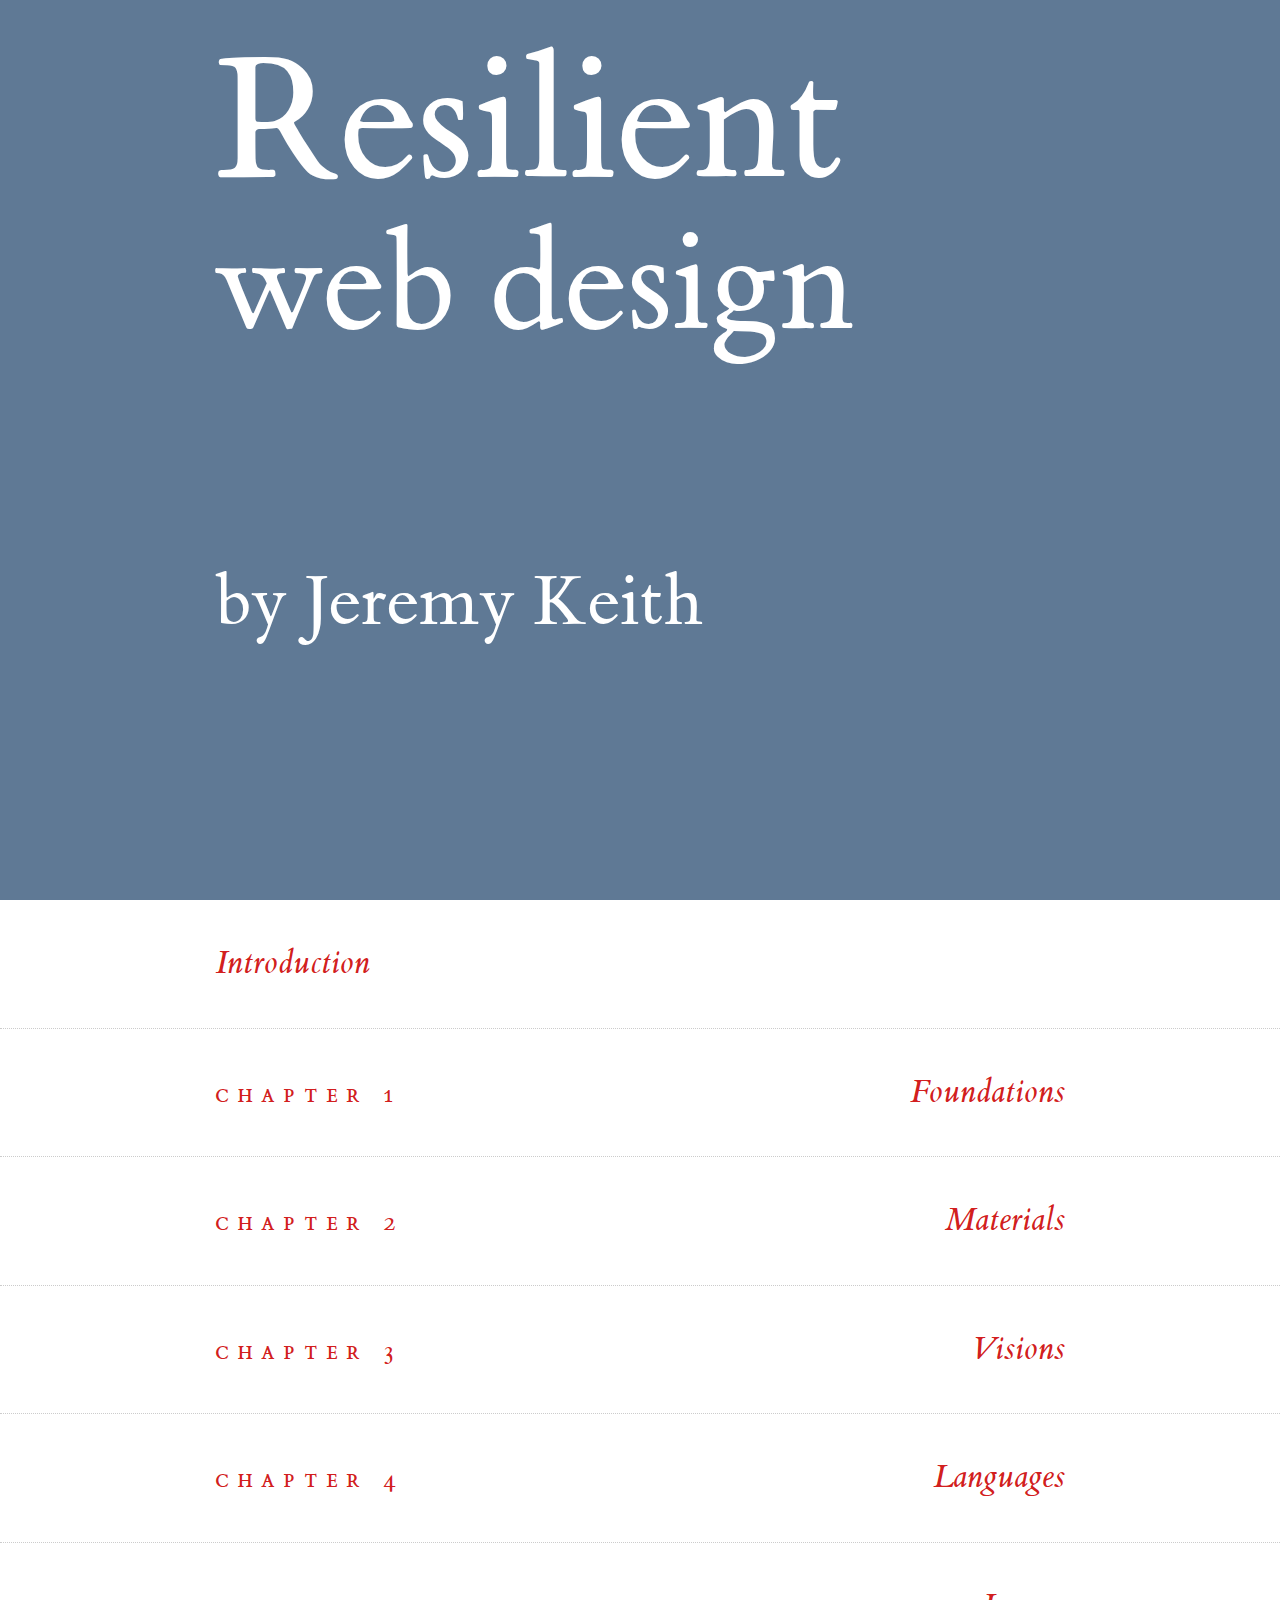
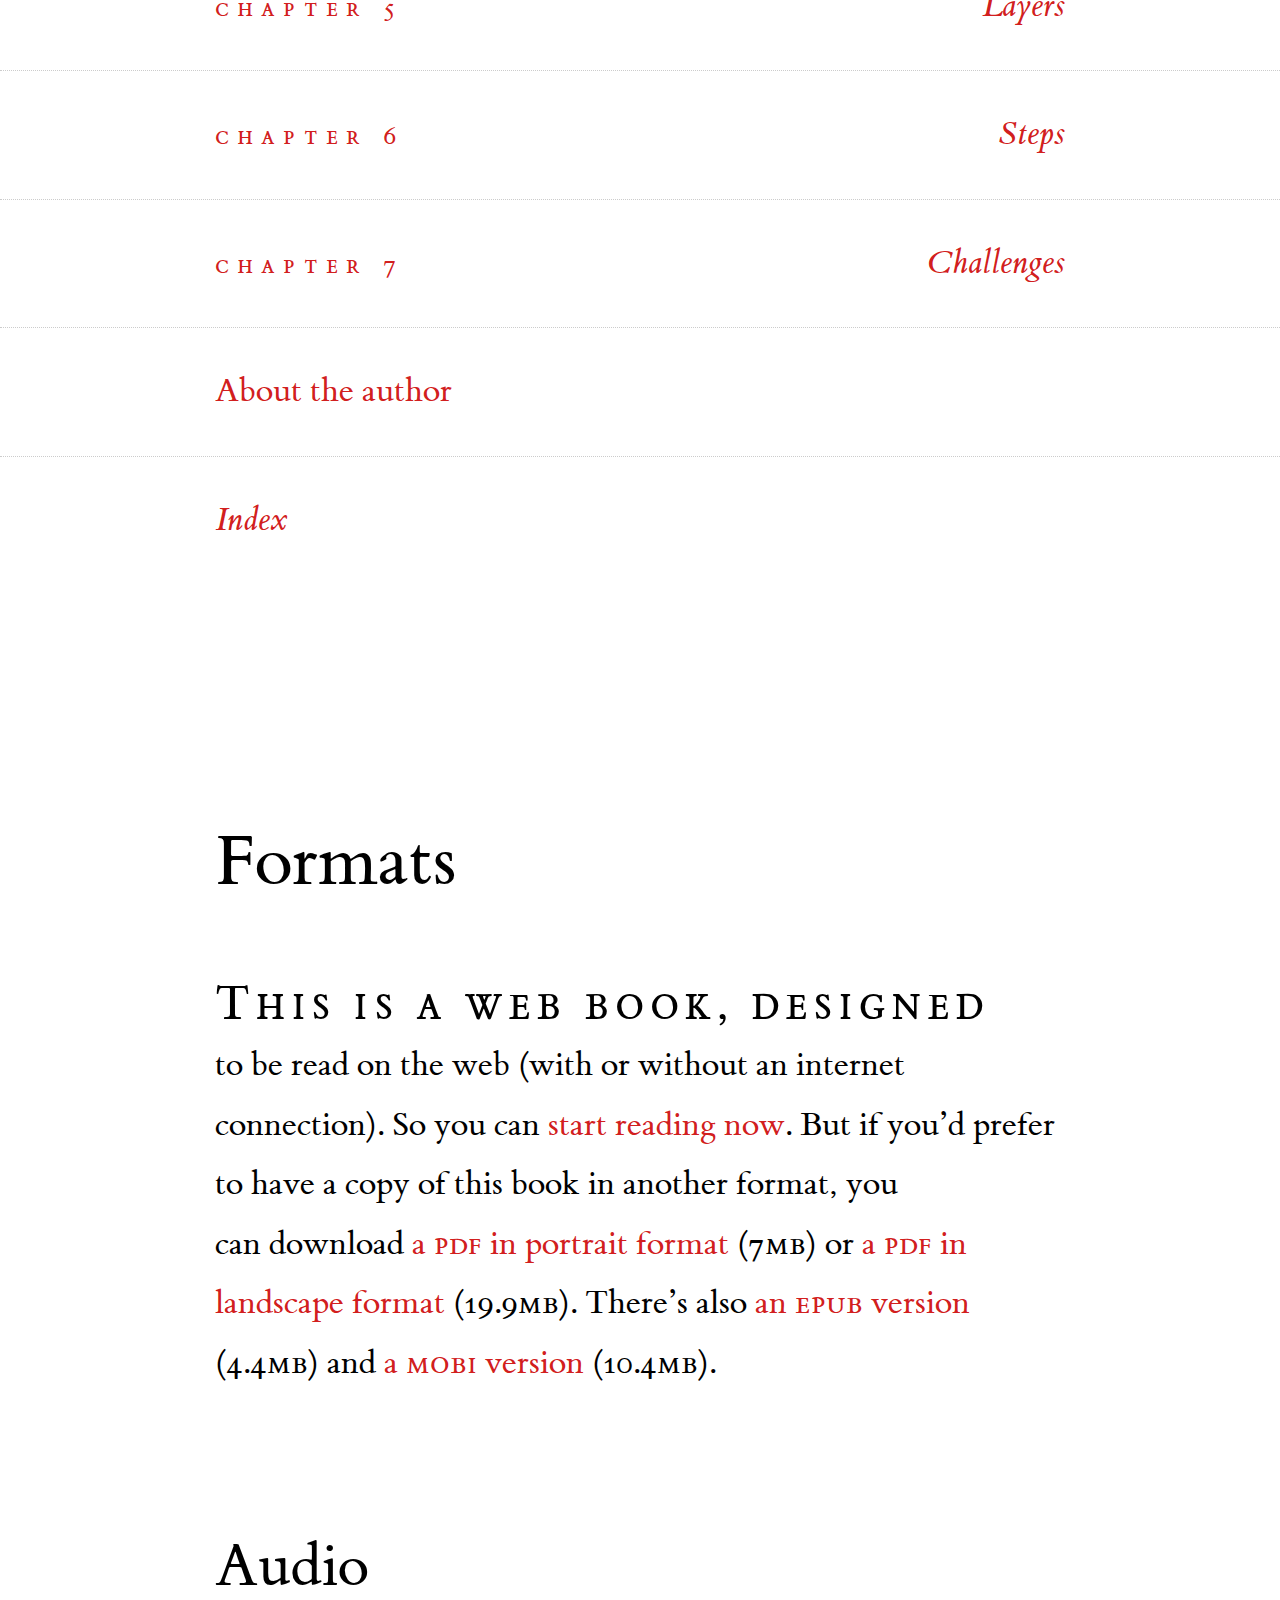
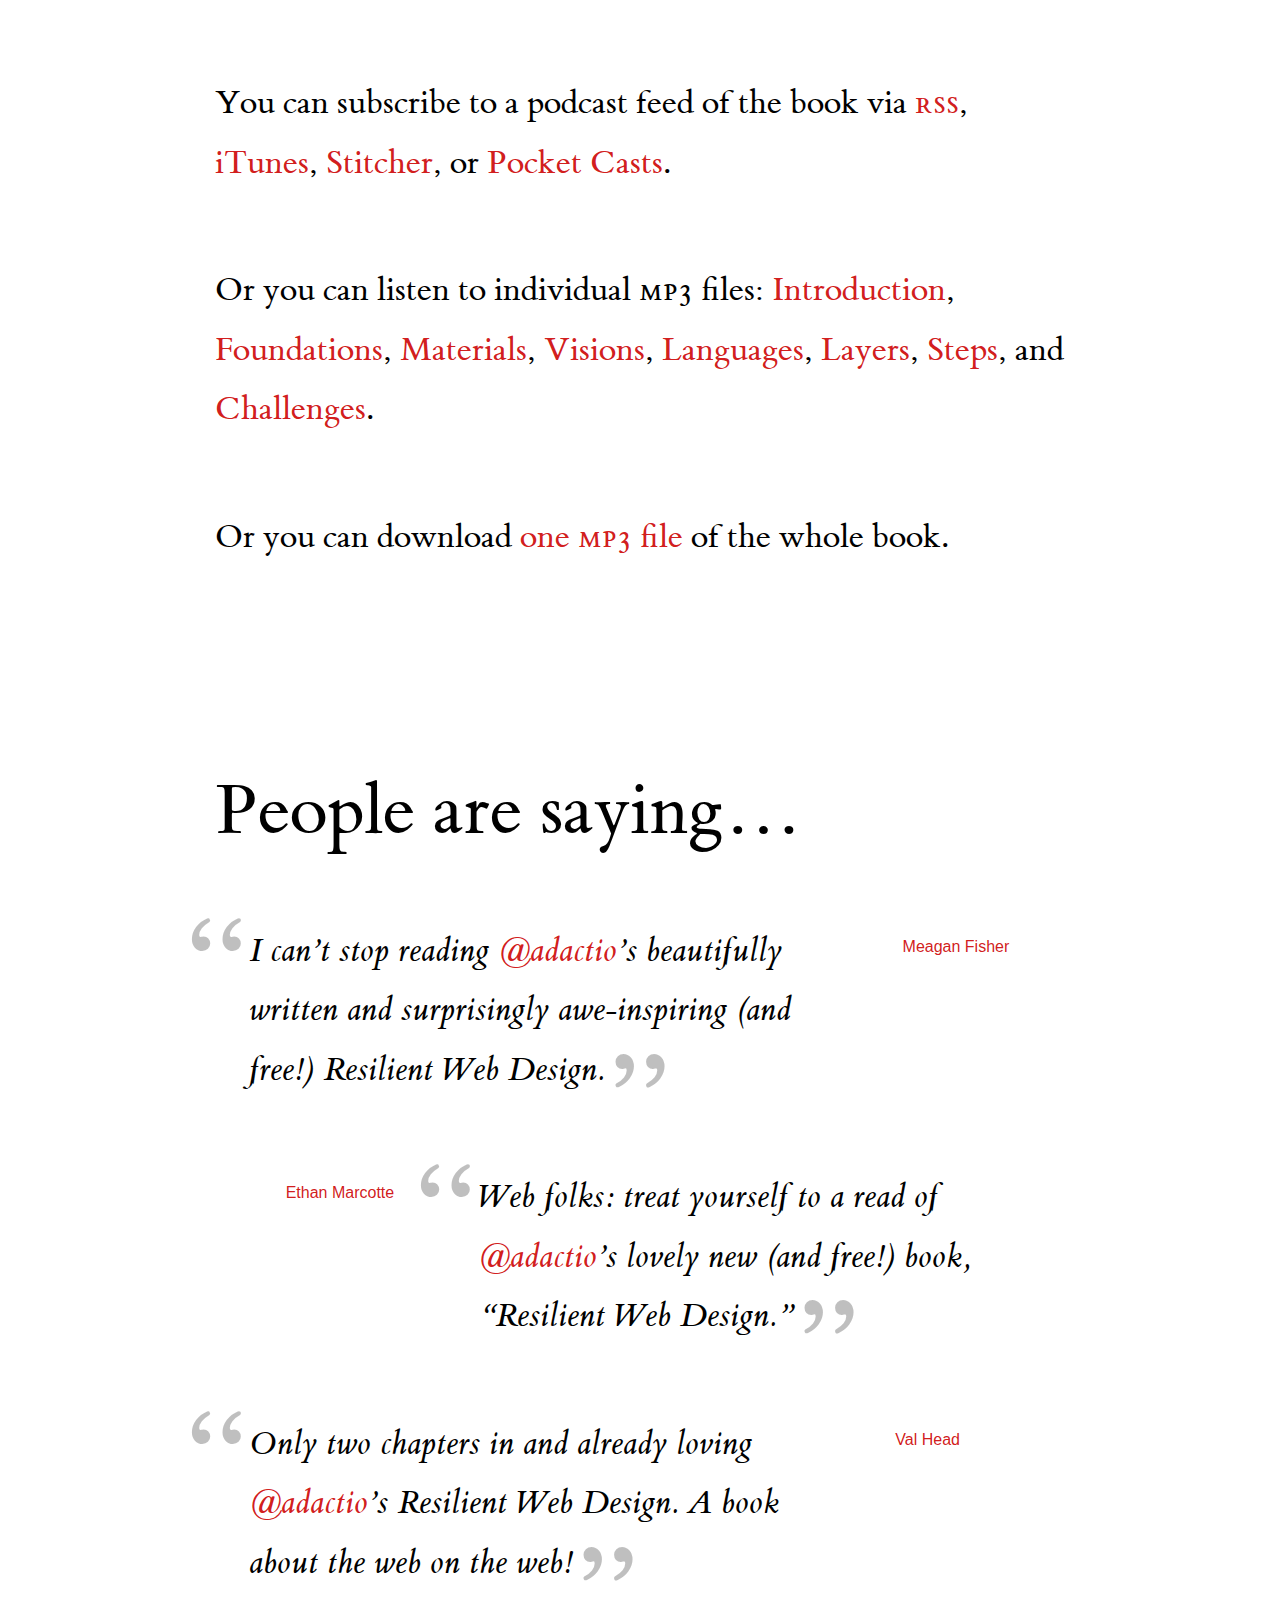
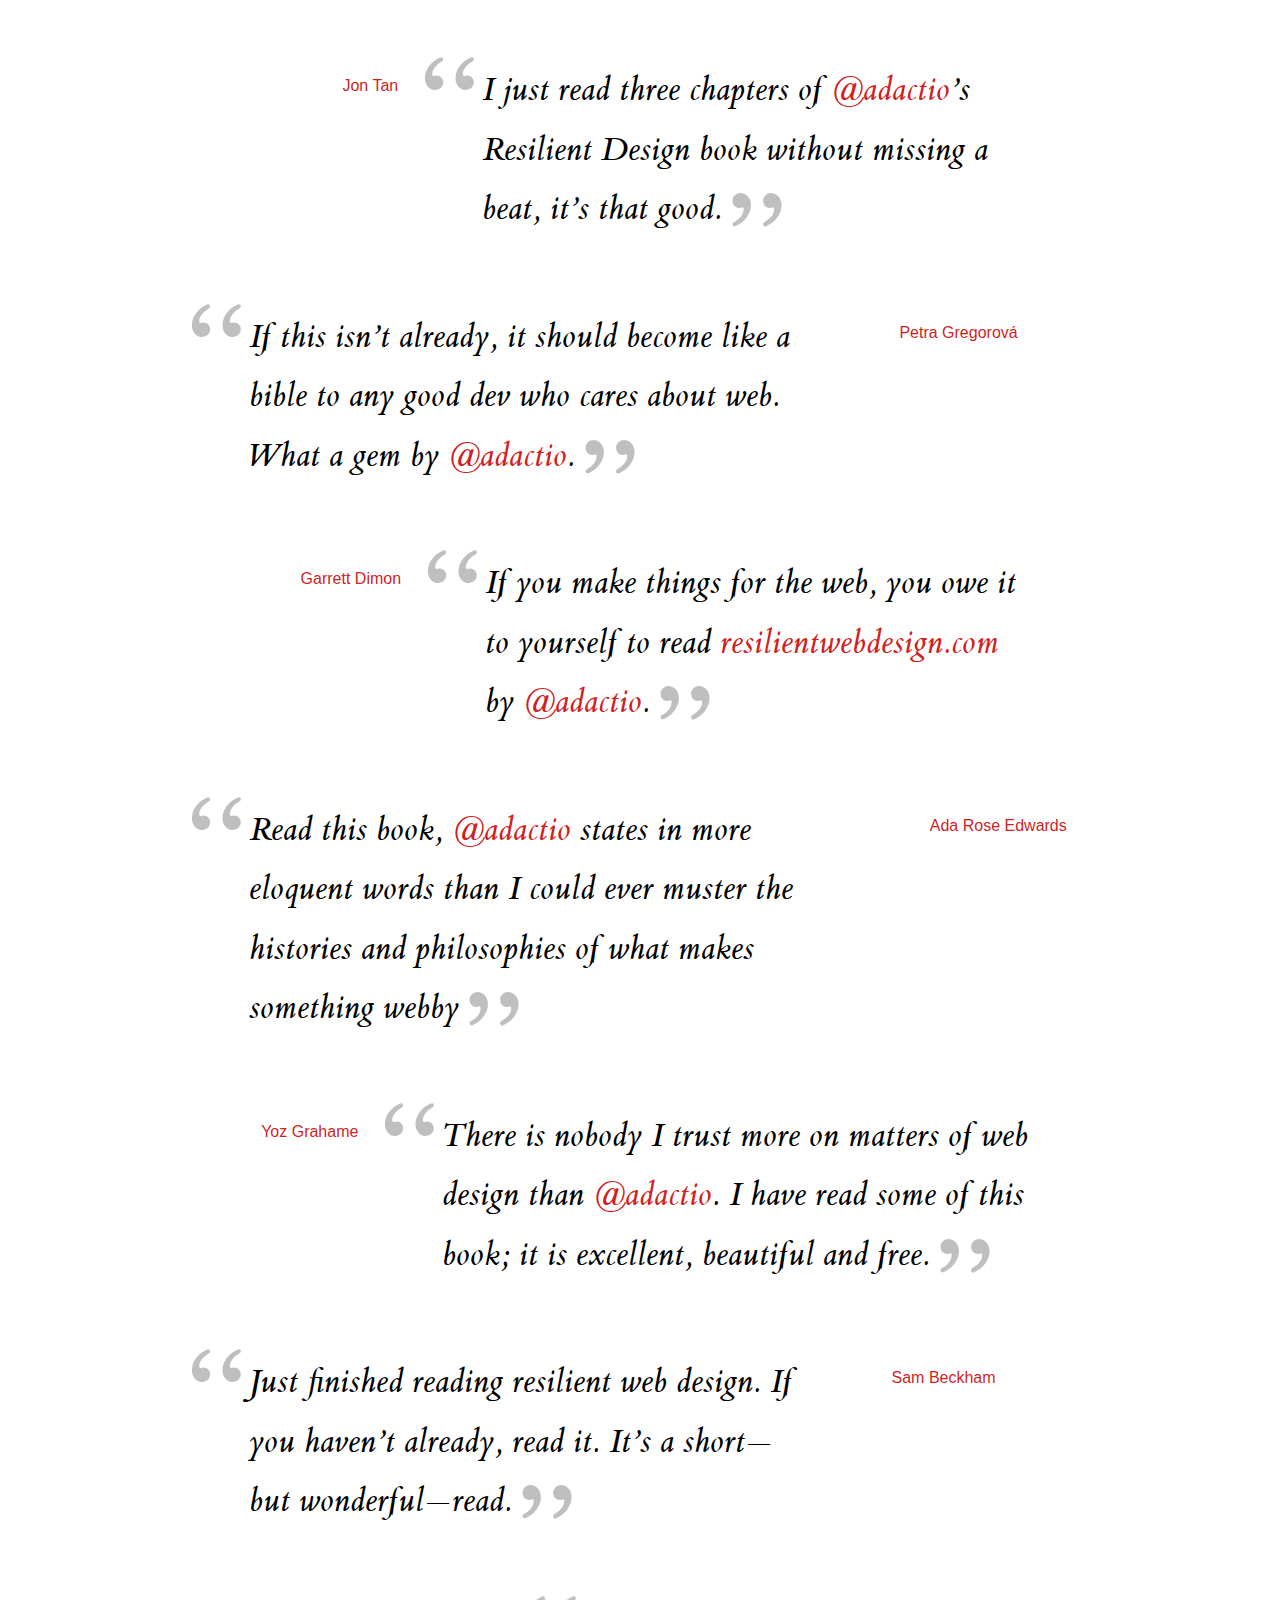
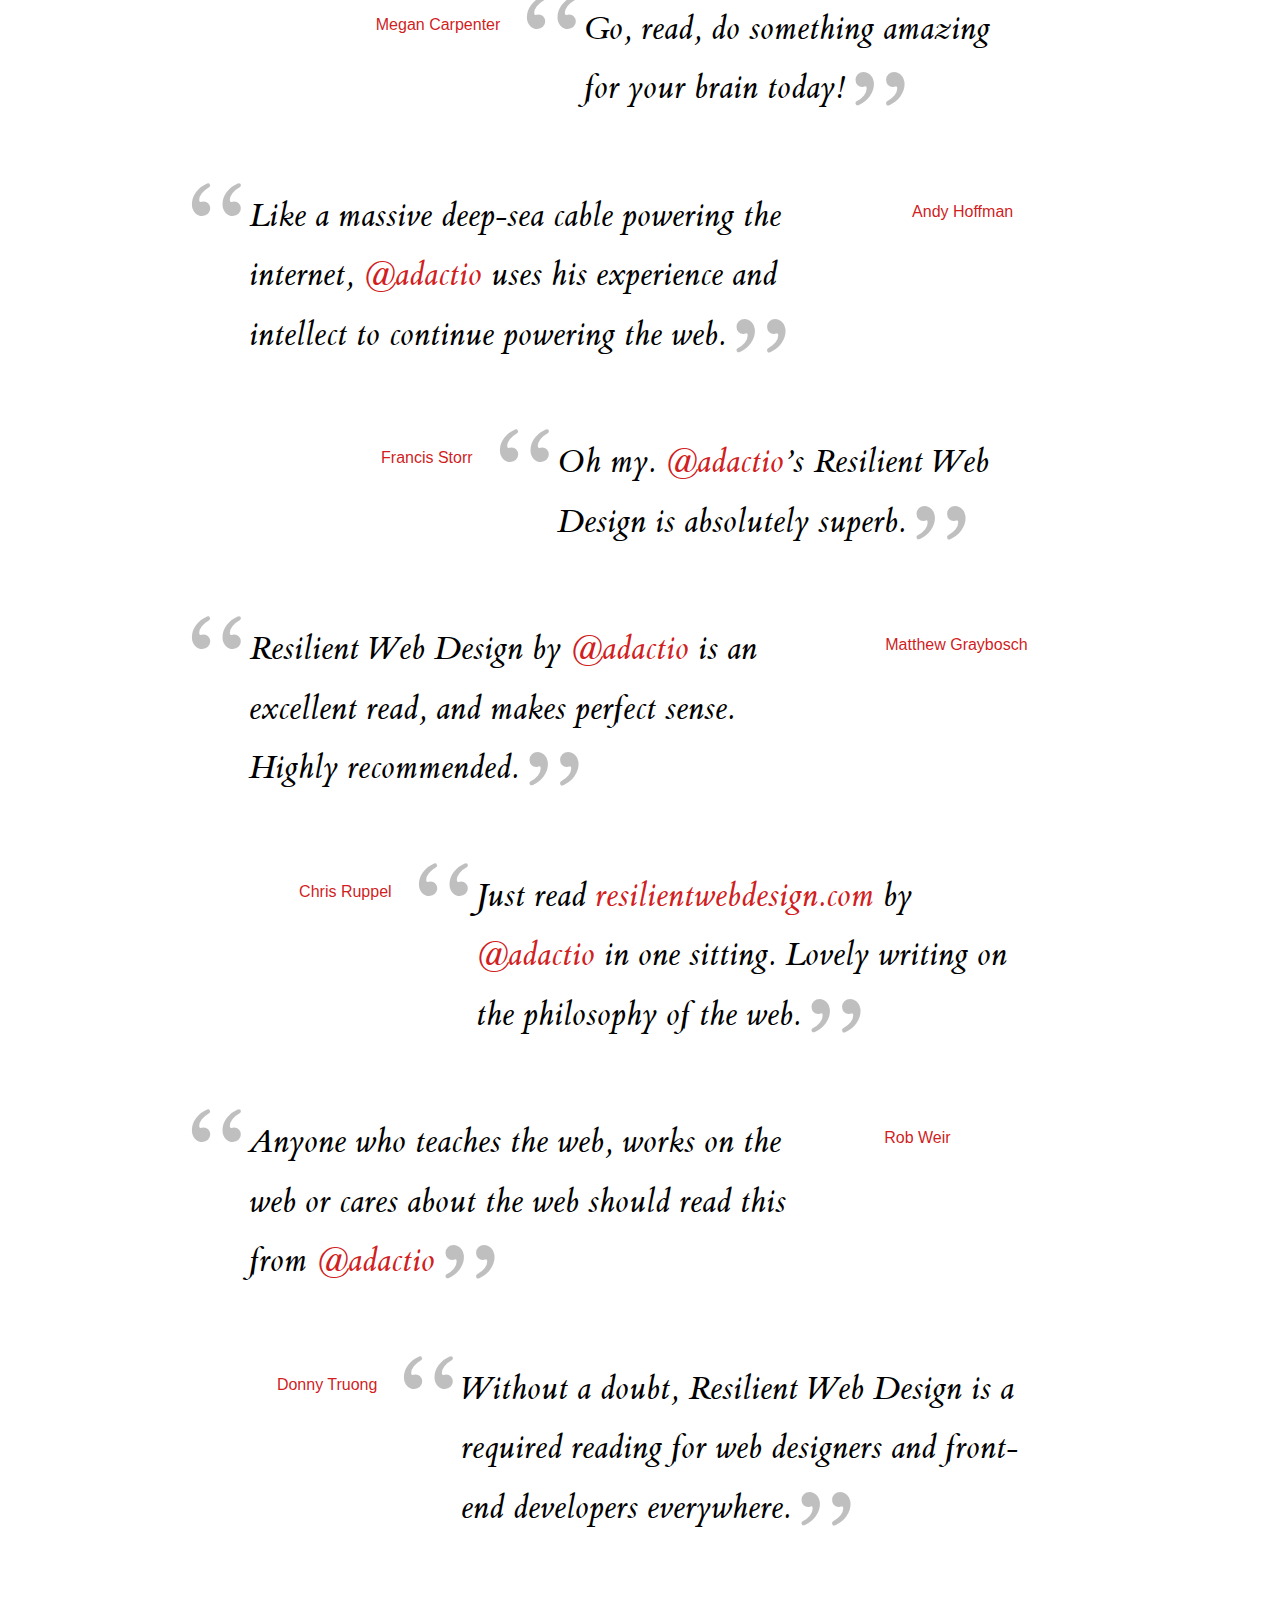
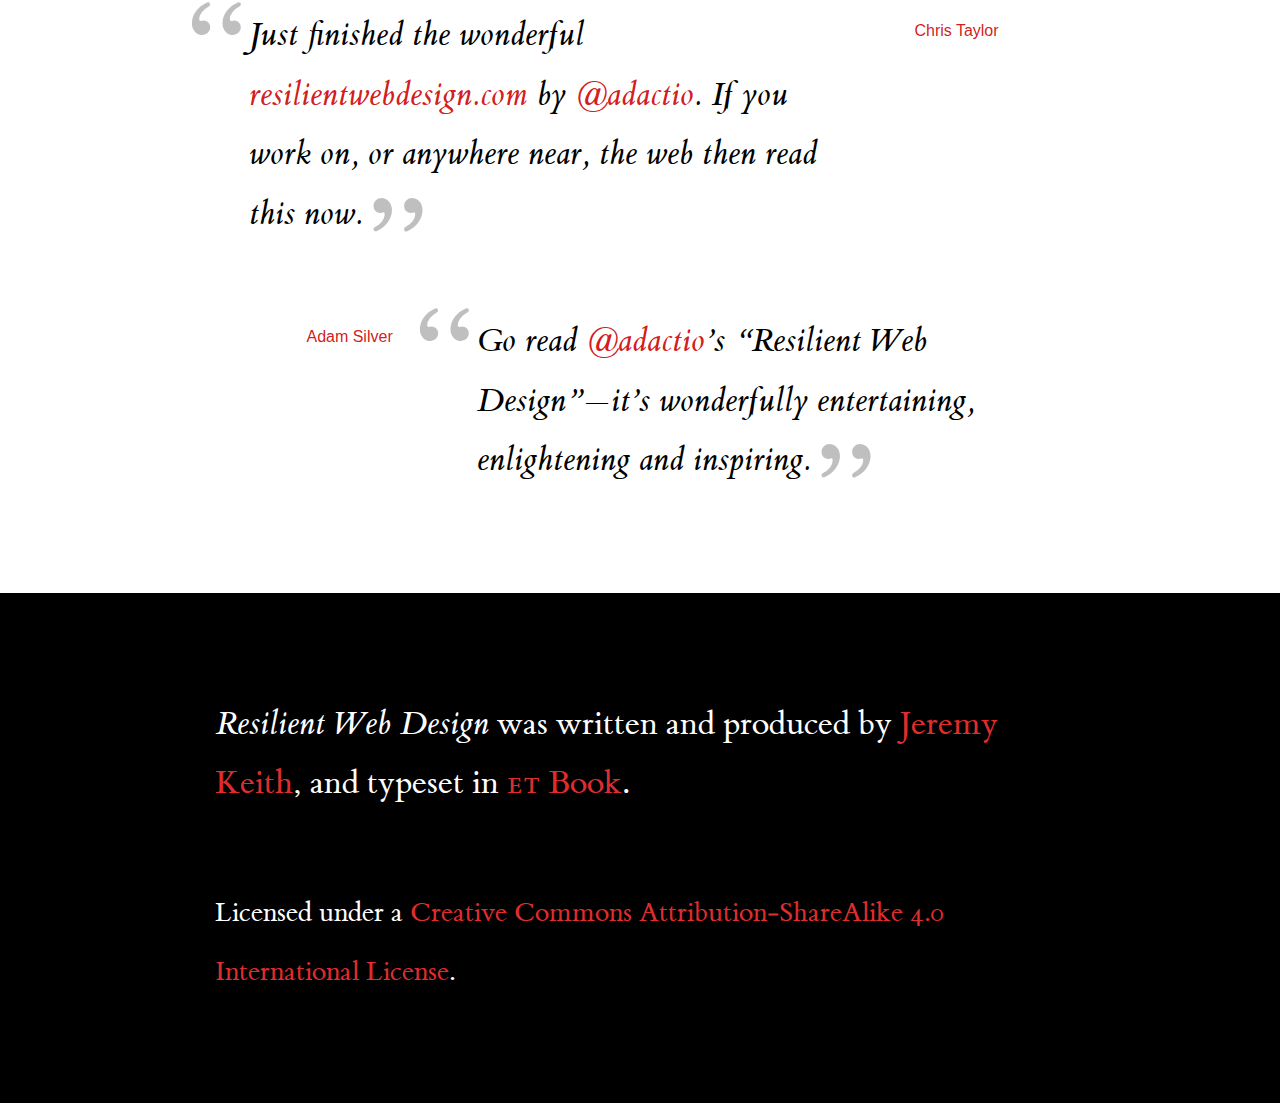
<file: index.html>
<!DOCTYPE html>
<html lang="en">
<head>
<meta name="viewport" content="width=device-width, initial-scale=1" />
<meta charset="utf-8" />
<meta name="theme-color" content="#5f7995" />
<meta name="author" content="Jeremy Keith" />
<meta name="description" content="By Jeremy Keith" />
<meta name="twitter:card" content="summary_large_image" />
<meta name="twitter:site" content="@adactio" />
<meta name="twitter:creator" content="@adactio" />
<meta name="twitter:title" property="og:title" content="Resilient Web Design" />
<meta name="twitter:description" property="og:description" content="By Jeremy Keith" />
<meta name="twitter:url" property="og:url" content="https://resilientwebdesign.com" />
<meta name="twitter:image" property="og:image" content="https://resilientwebdesign.com/author/images/medium/jeremykeith.jpg" />
<title>Resilient Web Design</title>
<link rel="preload" href="fonts/etbookot-roman-webfont.woff2" crossorigin type="font/woff2" as="font" />
<link rel="preload" href="js/scripts.js" as="script" />
<link rel="stylesheet" href="css/styles.css" />
<link rel="contents" href="contents/" />
<link rel="author" href="author/" />
<link rel="next prefetch" href="introduction/" />
<link rel="license" href="https://creativecommons.org/licenses/by-sa/4.0/" />
<link rel="manifest" href="manifest.json" />
<link rel="icon shortcut" href="images/icon512.png" sizes="512x512" type="image/png" />
<link rel="apple-touch-icon" href="images/icon512.png" type="image/png" />
<link rel="icon" href="favicon.ico" type="image/x-icon" />
</head>
<body>

<header>
<hgroup>
<a href="introduction/">
<h1>Resilient<br />web design</h1>
<h2>by Jeremy Keith</h2>
</a>
</hgroup>
</header>

<nav>
<ol start="0">
<li><a href="introduction/"><cite>Introduction</cite></a></li>
<li><a href="chapter1/"><cite><span>Chapter 1</span> Foundations</cite></a></li>
<li><a href="chapter2/"><cite><span>Chapter 2</span> Materials</cite></a></li>
<li><a href="chapter3/"><cite><span>Chapter 3</span> Visions</cite></a></li>
<li><a href="chapter4/"><cite><span>Chapter 4</span> Languages</cite></a></li>
<li><a href="chapter5/"><cite><span>Chapter 5</span> Layers</cite></a></li>
<li><a href="chapter6/"><cite><span>Chapter 6</span> Steps</cite></a></li>
<li><a href="chapter7/"><cite><span>Chapter 7</span> Challenges</cite></a></li>
<li><a href="author/" rel="author"><cite>About the author</cite></a></li>
<li><a href="index/"><cite>Index</cite></a></li>
</ol>
</nav>

<main>

<h2 id="formats">Formats</h2>

<p>This is a web book, designed to be read on the web (with or without an internet connection). So you can <a href="introduction/">start reading now</a>. But if you’d prefer to have a copy of this book in another format, you can download <a href="https://resilientwebdesign.s3.amazonaws.com/downloads/ResilientWebDesign-portrait.pdf" download="ResilientWebDesign-portrait.pdf" type="application/pdf">a <abbr>PDF</abbr> in portrait format</a> (7<abbr>MB</abbr>) or <a href="http://resilientwebdesign.s3.amazonaws.com/downloads/ResilientWebDesign-landscape.pdf" download="ResilientWebDesign-landscape.pdf" type="application/pdf">a <abbr>PDF</abbr> in landscape format</a> (19.9<abbr>MB</abbr>). There’s also <a href="https://resilientwebdesign.s3.amazonaws.com/downloads/ResilientWebDesign.epub" download="ResilientWebDesign.epub">an <abbr>EPUB</abbr> version</a> (4.4<abbr>MB</abbr>) and <a href="https://resilientwebdesign.s3.amazonaws.com/downloads/ResilientWebDesign.mobi" download="ResilientWebDesign.mobi">a <abbr>MOBI</abbr> version</a> (10.4<abbr>MB</abbr>).</p>

<h3 id="audio">Audio</h3>

<p>You can subscribe to a podcast feed of the book via <a href="podcast.rss"><abbr>RSS</abbr></a>, <a href="https://itunes.apple.com/podcast/resilient-web-design/id1183700985">iTunes</a>, <a href="http://www.stitcher.com/podcast/resilient-web-design">Stitcher</a>, or <a href="https://play.pocketcasts.com/web/podcasts/share?id=2432cc30-a380-0134-9123-3327a14bcdba">Pocket Casts</a>.</p>
<p>Or you can listen to individual <abbr>MP3</abbr> files: <a href="https://resilientwebdesign.s3.amazonaws.com/podcast/introduction.mp3">Introduction</a>, <a href="https://resilientwebdesign.s3.amazonaws.com/podcast/Chapter1.mp3">Foundations</a>, <a href="https://resilientwebdesign.s3.amazonaws.com/podcast/Chapter2.mp3">Materials</a>, <a href="https://resilientwebdesign.s3.amazonaws.com/podcast/Chapter3.mp3">Visions</a>, <a href="https://resilientwebdesign.s3.amazonaws.com/podcast/Chapter4.mp3">Languages</a>, <a href="https://resilientwebdesign.s3.amazonaws.com/podcast/Chapter5.mp3">Layers</a>, <a href="https://resilientwebdesign.s3.amazonaws.com/podcast/Chapter6.mp3">Steps</a>, and <a href="https://resilientwebdesign.s3.amazonaws.com/podcast/Chapter7.mp3">Challenges</a>.</p>
<p>Or you can download <a href="http://resilientwebdesign.s3.amazonaws.com/downloads/ResilientWebDesign.mp3" download="ResilientWebDesign.mp3" type="audio/mpeg">one <abbr>mp3</abbr> file</a> of the whole book.</p>

<aside>

<h2>People are saying…</h2>

<figure>
<blockquote><p>I can’t stop reading <a href="https://twitter.com/adactio">@adactio</a>’s beautifully written and surprisingly awe-inspiring (and free!) Resilient Web Design.</p></blockquote>
<figcaption><a href="https://twitter.com/owltastic/status/808729669830840321">Meagan Fisher</a></figcaption>
</figure>

<figure>
<blockquote><p>Web folks: treat yourself to a read of <a href="https://twitter.com/adactio">@adactio</a>’s lovely new (and free!) book, “Resilient Web Design.”</p></blockquote>
<figcaption><a href="https://twitter.com/beep/status/808743523252047873">Ethan Marcotte</a></figcaption>
</figure>

<figure>
<blockquote><p>Only two chapters in and already loving <a href="https://twitter.com/adactio">@adactio</a>’s Resilient Web Design. A book about the web on the web!</p></blockquote>
<figcaption><a href="https://twitter.com/vlh/status/809031509135003648">Val Head</a></figcaption>
</figure>

<figure>
<blockquote><p>I just read three chapters of <a href="https://twitter.com/adactio">@adactio</a>’s Resilient Design book without missing a beat, it’s that good.</p></blockquote>
<figcaption><a href="https://twitter.com/jontangerine/status/808746883795587072">Jon Tan</a></figcaption>
</figure>

<figure>
<blockquote><p>If this isn’t already, it should become like a bible to any good dev who cares about web. What a gem by <a href="https://twitter.com/adactio">@adactio</a>.</p></blockquote>
<figcaption><a href="https://twitter.com/PetraGregorova/status/808750282402365440">Petra Gregorová</a></figcaption>
</figure>

<figure>
<blockquote><p>If you make things for the web, you owe it to yourself to read <a href="https://resilientwebdesign.com/">resilientwebdesign.com</a> by <a href="https://twitter.com/adactio">@adactio</a>.</p></blockquote>
<figcaption><a href="https://twitter.com/garrettdimon/status/808712440548589568">Garrett Dimon</a></figcaption>
</figure>

<figure>
<blockquote><p>Read this book, <a href="https://twitter.com/adactio">@adactio</a> states in more eloquent words than I could ever muster the histories and philosophies of what makes something webby</p></blockquote>
<figcaption><a href="https://twitter.com/Lady_Ada_King/status/809351047605055490">Ada Rose Edwards</a></figcaption>
</figure>

<figure>
<blockquote><p>There is nobody I trust more on matters of web design than <a href="https://twitter.com/adactio">@adactio</a>. I have read some of this book; it is excellent, beautiful and free.</p></blockquote>
<figcaption><a href="https://twitter.com/yoz/status/808736765141917696">Yoz Grahame</a></figcaption>
</figure>

<figure>
<blockquote><p>Just finished reading resilient web design. If you haven’t already, read it. It’s a short—but wonderful—read.</p></blockquote>
<figcaption><a href="https://twitter.com/samdbeckham/status/810214096108945408">Sam Beckham</a></figcaption>
</figure>

<figure>
<blockquote><p>Go, read, do something amazing for your brain today!</p></blockquote>
<figcaption><a href="https://twitter.com/megcarpen/status/808712799987724288">Megan Carpenter</a></figcaption>
</figure>

<figure>
<blockquote><p>Like a massive deep-sea cable powering the internet, <a href="https://twitter.com/adactio">@adactio</a> uses his experience and intellect to continue powering the web.</p></blockquote>
<figcaption><a href="https://twitter.com/antibland/status/809908354474602500">Andy Hoffman</a></figcaption>
</figure>

<figure>
<blockquote><p>Oh my. <a href="https://twitter.com/adactio">@adactio</a>’s Resilient Web Design is absolutely superb.</p></blockquote>
<figcaption><a href="https://twitter.com/fstorr/status/809861115731546113">Francis Storr</a></figcaption>
</figure>

<figure>
<blockquote><p>Resilient Web Design by <a href="https://twitter.com/adactio">@adactio</a> is an excellent read, and makes perfect sense. Highly recommended.</p></blockquote>
<figcaption><a href="https://twitter.com/metalheadscifi/status/809562182044282880">Matthew Graybosch</a></figcaption>
</figure>

<figure>
<blockquote><p>Just read <a href="https://resilientwebdesign.com/">resilientwebdesign.com</a> by <a href="https://twitter.com/adactio">@adactio</a> in one sitting. Lovely writing on the philosophy of the web.</p></blockquote>
<figcaption><a href="https://twitter.com/rupl/status/808975024094871552">Chris Ruppel</a></figcaption>
</figure>

<figure>
<blockquote><p>Anyone who teaches the web, works on the web or cares about the web should read this from <a href="https://twitter.com/adactio">@adactio</a></p></blockquote>
<figcaption><a href="https://twitter.com/robweir/status/808864179557978112">Rob Weir</a></figcaption>
</figure>

<figure>
<blockquote><p>Without a doubt, <cite>Resilient Web Design</cite> is a required reading for web designers and front-end developers everywhere.</p></blockquote>
<figcaption><a href="https://www.visualgui.com/2016/12/14/jeremy-keith-resilient-web-design/">Donny Truong</a></figcaption>
</figure>

<figure>
<blockquote><p>Just finished the wonderful <a href="https://resilientwebdesign.com">resilientwebdesign.com</a> by <a href="https://twitter.com/adactio">@adactio</a>. If you work on, or anywhere near, the web then read this now.</p></blockquote>
<figcaption><a href="https://twitter.com/mrwiblog/status/810985175207251968">Chris Taylor</a></figcaption>
</figure>

<figure>
<blockquote><p>Go read <a href="https://twitter.com/adactio">@adactio</a>’s “<cite>Resilient Web Design</cite>”—it’s wonderfully entertaining, enlightening and inspiring.</p></blockquote>
<figcaption><a href="https://twitter.com/adambsilver/status/810817065619779584">Adam Silver</a></figcaption>
</figure>

</aside>

</main>

<footer>
<p><cite>Resilient Web Design</cite> was written and produced by <a href="https://adactio.com" class="v-card" rel="me">Jeremy Keith</a>, and typeset in <a href="https://edwardtufte.github.io/et-book/"><abbr>ET</abbr> Book</a>.</p>
<p><small>Licensed under a <a rel="license" href="https://creativecommons.org/licenses/by-sa/4.0/">Creative Commons Attribution‐ShareAlike 4.0 International License</a>.</small></p>
</footer>

<script src="js/scripts.js" defer></script>
</body>
</html>
</file>
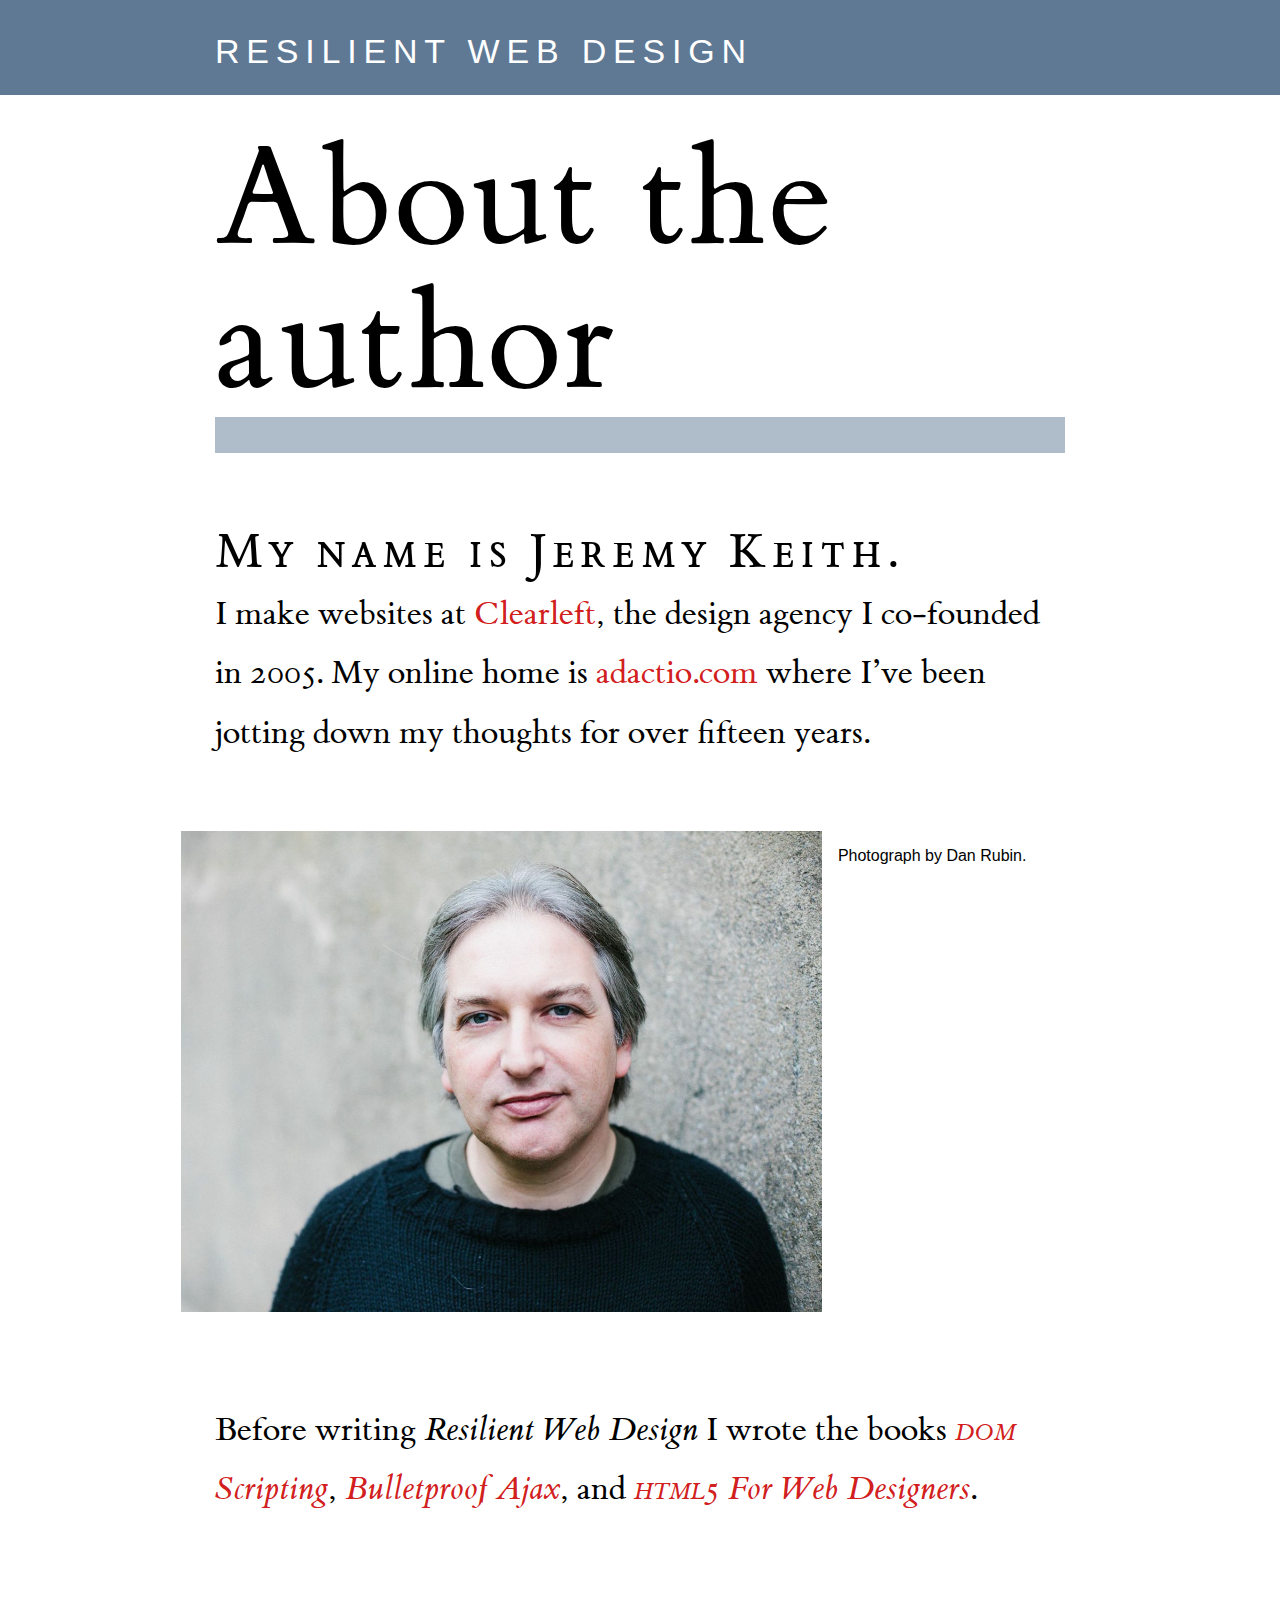
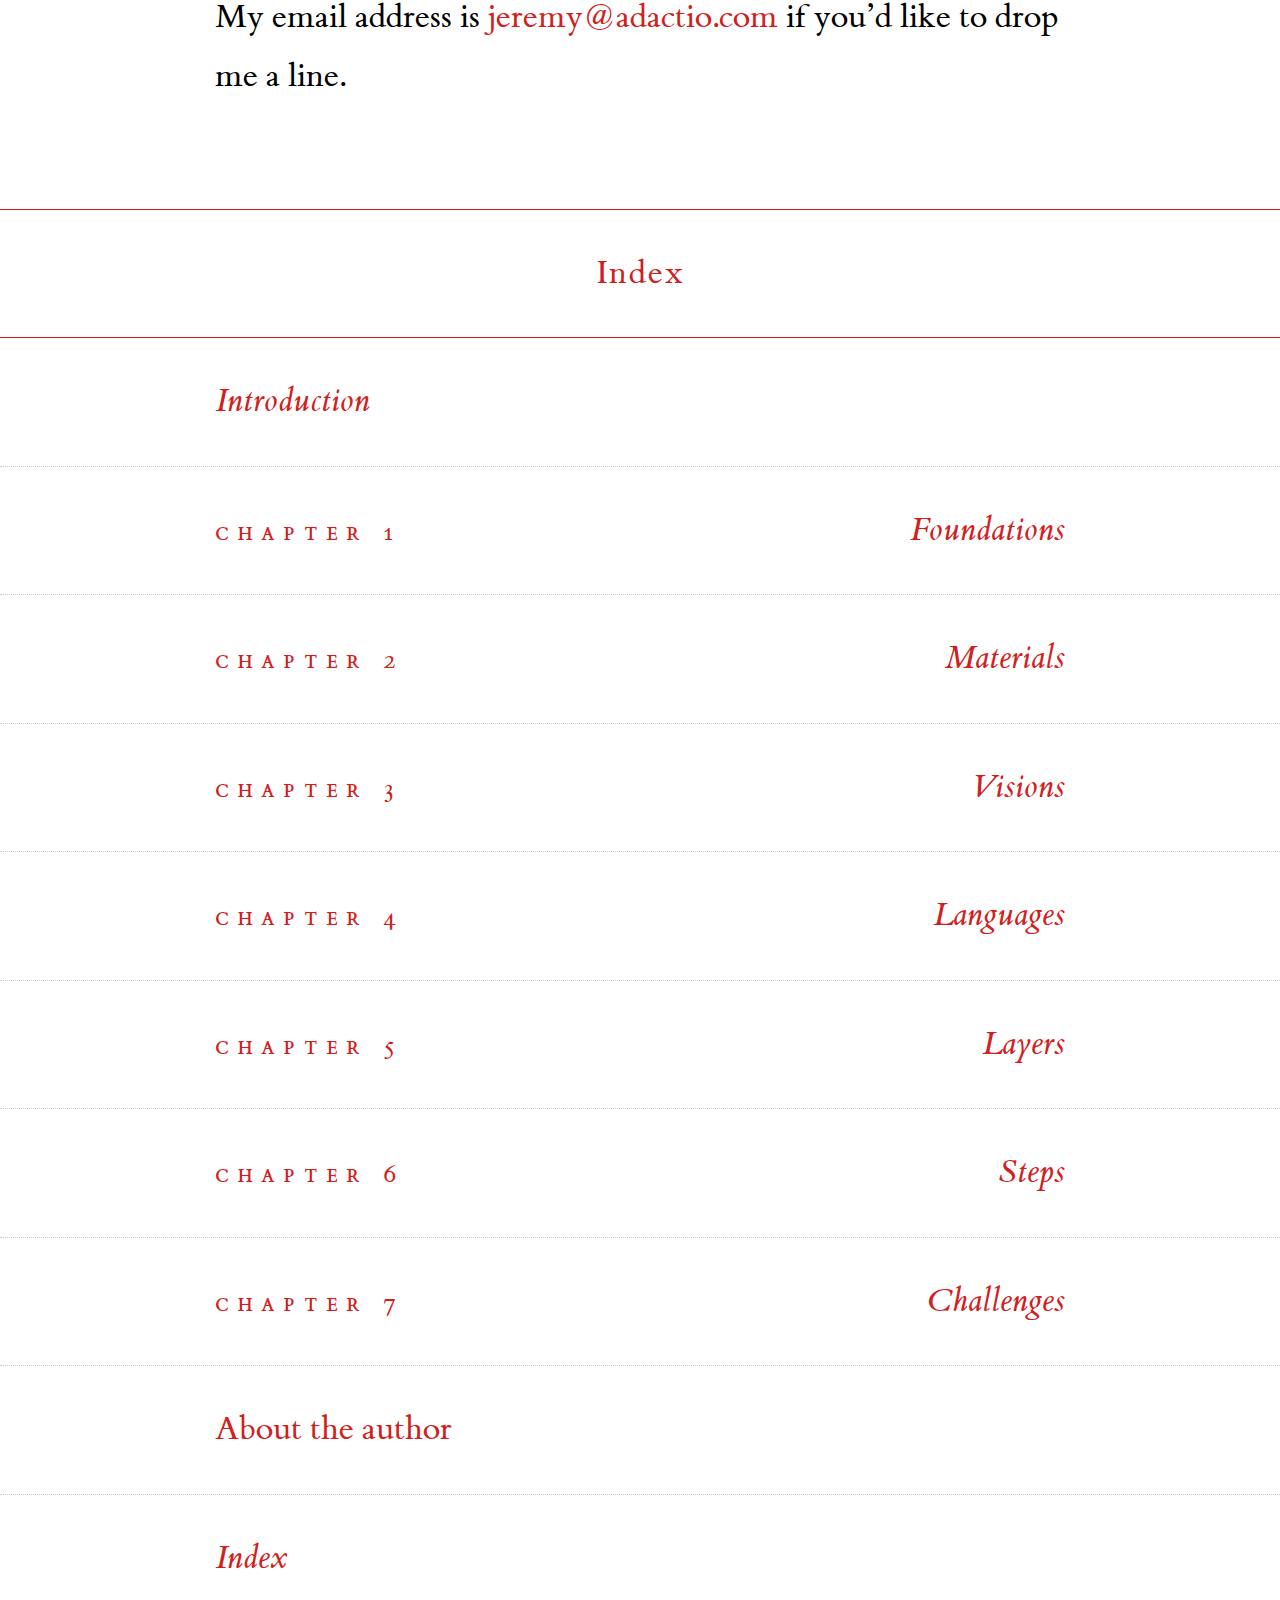
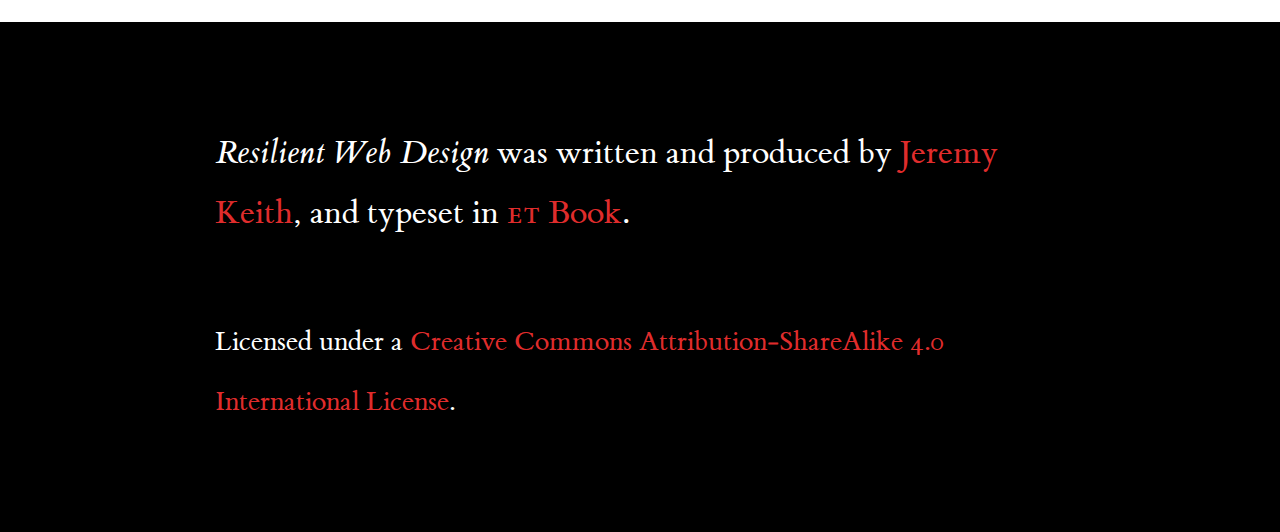
<file: author/index.html>
<!DOCTYPE html>
<html lang="en">
<head>
<meta name="viewport" content="width=device-width, initial-scale=1" />
<meta charset="utf-8" />
<meta name="theme-color" content="#5f7995" />
<meta name="author" content="Jeremy Keith" />
<meta name="description" content="Jeremy Keith" />
<meta name="twitter:card" content="summary_large_image" />
<meta name="twitter:site" content="@adactio" />
<meta name="twitter:creator" content="@adactio" />
<meta name="twitter:title" property="og:title" content="Resilient Web Design: About the author" />
<meta name="twitter:description" property="og:description" content="Jeremy Keith" />
<meta name="twitter:url" property="og:url" content="https://resilientwebdesign.com/author/" />
<meta name="twitter:image" property="og:image" content="https://resilientwebdesign.com/author/images/medium/jeremykeith.jpg" />
<title>Resilient Web Design—Author</title>
<link rel="preload" href="../fonts/etbookot-roman-webfont.woff2" crossorigin type="font/woff2" as="font" />
<link rel="preload" href="../js/scripts.js" as="script" />
<link rel="stylesheet" href="../css/styles.css" />
<link rel="contents" href="../contents/" />
<link rel="author" href="../author/" />
<link rel="prev" href="../chapter7/" />
<link rel="next prefetch" href="../index/" />
<link rel="license" href="https://creativecommons.org/licenses/by-sa/4.0/" />
<link rel="manifest" href="../manifest.json" />
<link rel="icon shortcut" href="../images/icon512.png" sizes="512x512" type="image/png" />
<link rel="apple-touch-icon" href="../images/icon512.png" type="image/png" />
<link rel="icon" href="../favicon.ico" type="image/x-icon" />
</head>
<body>

<header>
<a href="../">Resilient Web Design</a>
</header>

<main class="v-card">

<h1>About the author</h1>

<p>My name is <span class="p-name">Jeremy Keith</span>.<br />I make websites at <a href="http://clearleft.com" class="p-org">Clearleft</a>, the design agency I co‐founded in 2005. My online home is <a href="https://adactio.com" rel="me" class="u-url">adactio.com</a> where I’ve been jotting down my thoughts for over fifteen years.</p>
<figure>
<picture>
<source media="all and (min-width: 75em)" srcset="images/large/jeremykeith.jpg" />
<source media="all and (min-width: 50em)" srcset="images/medium/jeremykeith.jpg, images/large/jeremykeith.jpg 1.5x" />
<img class="u-photo" src="images/small/jeremykeith.jpg" alt="Jeremy Keith" srcset="images/medium/jeremykeith.jpg 2x, images/large/jeremykeith.jpg 3x" />
</picture>
<figcaption>
<small>Photograph by Dan Rubin.</small>
</figcaption>
</figure>
<p>Before writing <cite>Resilient Web Design</cite> I wrote the books <a href="https://domscripting.com"><cite><abbr>DOM</abbr> Scripting</cite></a>, <a href="https://bulletproofajax.com"><cite>Bulletproof Ajax</cite></a>, and <a href="https://html5forwebdesigners.com"><cite><abbr>HTML</abbr>5 For Web Designers</cite></a>.</p>
<p>My email address is <a href="mailto:jeremy@adactio.com" class="u-email">jeremy@adactio.com</a> if you’d like to drop me a line.</p>

</main>

<nav>
<a href="../index/" rel="next"><cite>Index</cite></a>
<ol start="0">
<li><a href="../introduction/"><cite>Introduction</cite></a></li>
<li><a href="../chapter1/"><cite><span>Chapter 1</span> Foundations</cite></a></li>
<li><a href="../chapter2/"><cite><span>Chapter 2</span> Materials</cite></a></li>
<li><a href="../chapter3/"><cite><span>Chapter 3</span> Visions</cite></a></li>
<li><a href="../chapter4/"><cite><span>Chapter 4</span> Languages</cite></a></li>
<li><a href="../chapter5/"><cite><span>Chapter 5</span> Layers</cite></a></li>
<li><a href="../chapter6/"><cite><span>Chapter 6</span> Steps</cite></a></li>
<li><a href="../chapter7/"><cite><span>Chapter 7</span> Challenges</cite></a></li>
<li><a href="../author/" rel="author"><cite>About the author</cite></a></li>
<li><a href="../index/"><cite>Index</cite></a></li>
</ol>
</nav>

<footer>
<p><cite>Resilient Web Design</cite> was written and produced by <a href="https://adactio.com" class="v-card">Jeremy Keith</a>, and typeset in <a href="https://edwardtufte.github.io/et-book/"><abbr>ET</abbr> Book</a>.</p>
<p><small>Licensed under a <a rel="license" href="https://creativecommons.org/licenses/by-sa/4.0/">Creative Commons Attribution‐ShareAlike 4.0 International License</a>.</small></p>
</footer>

<script src="../js/scripts.js" defer></script>
</body>
</html>
</file>
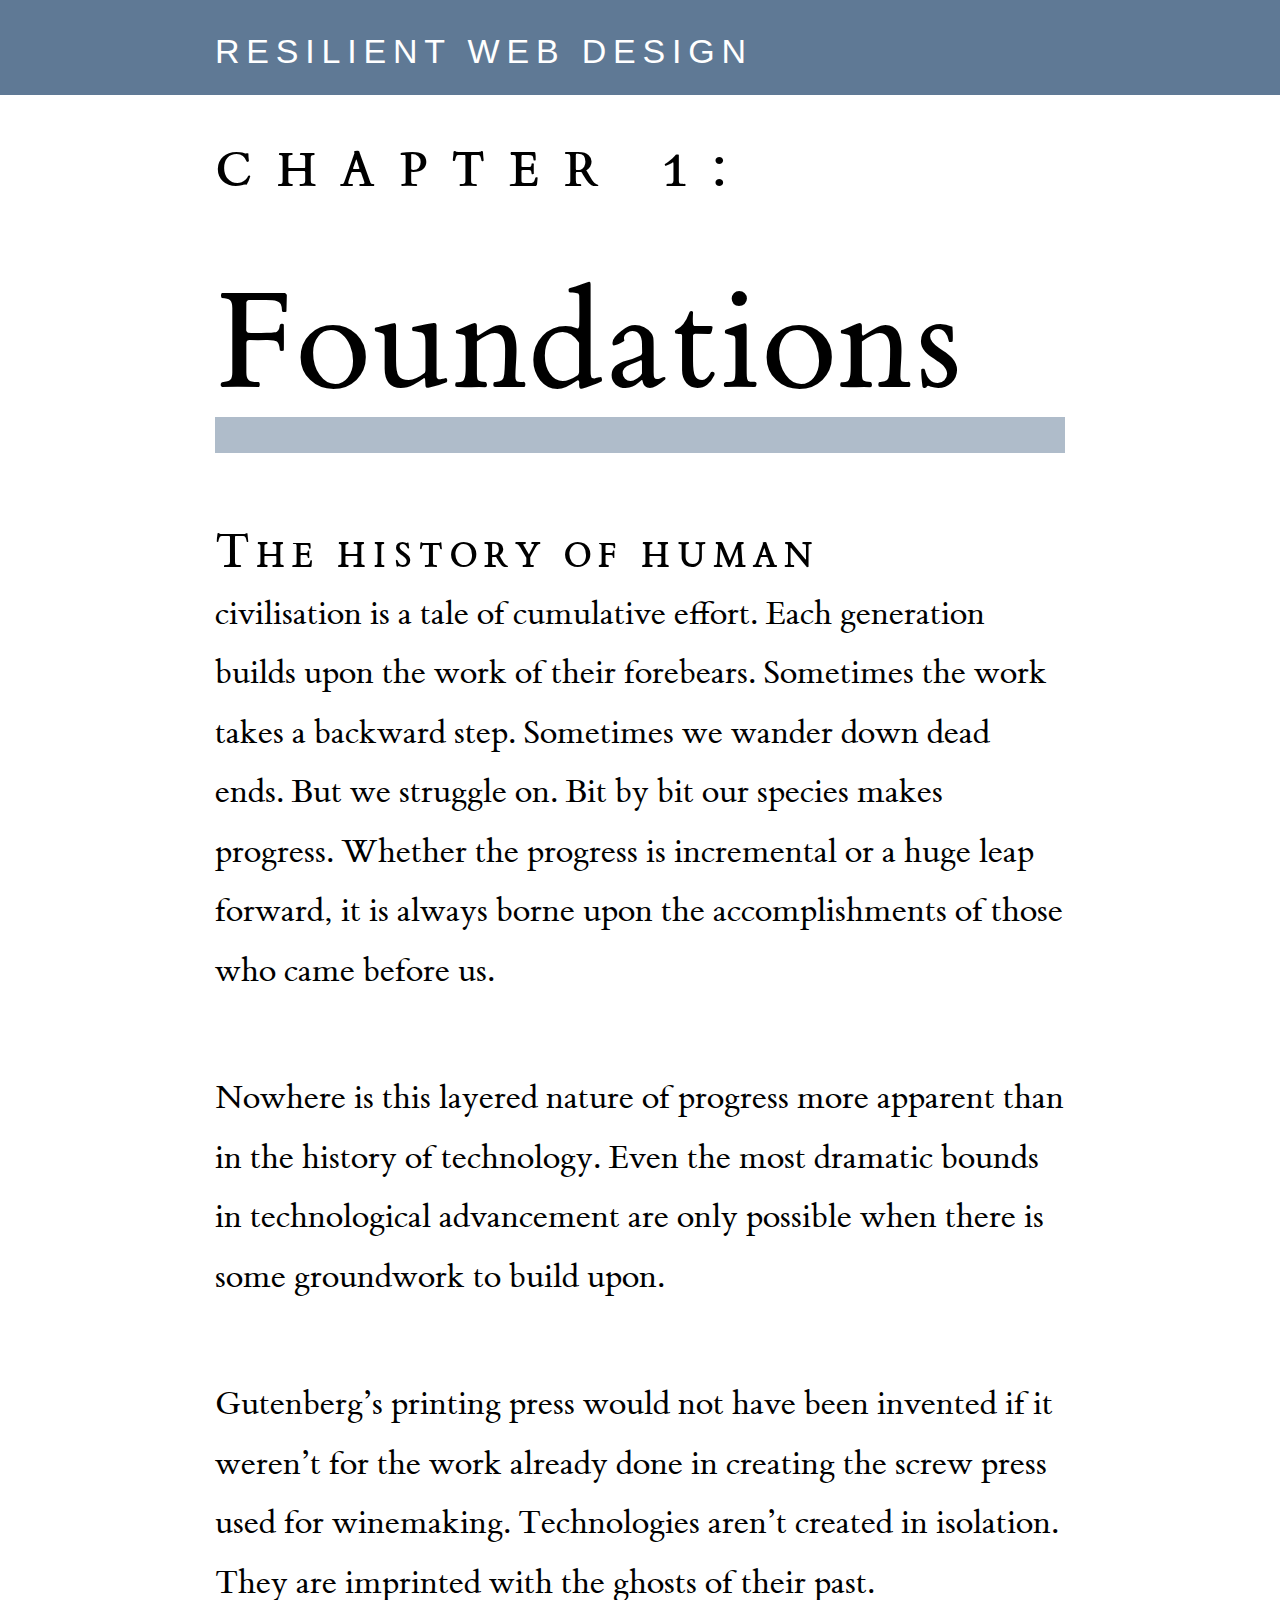
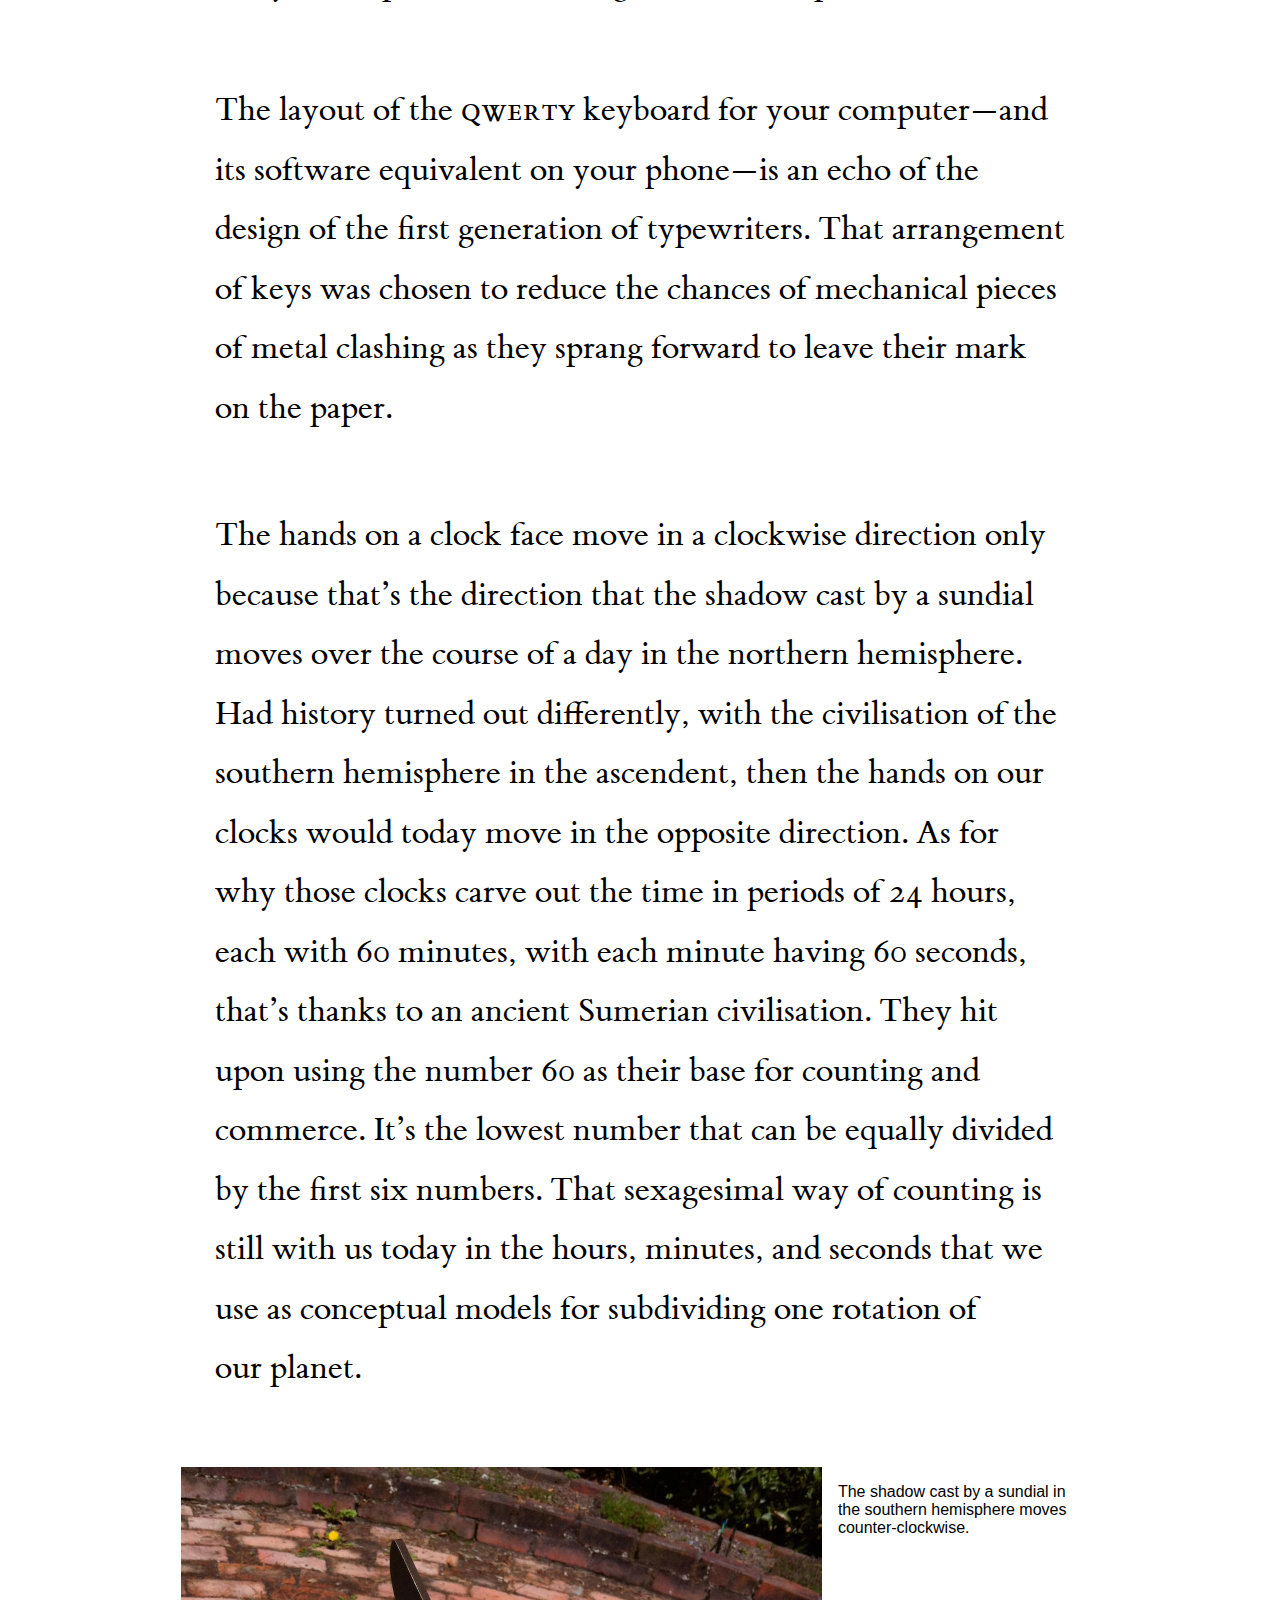
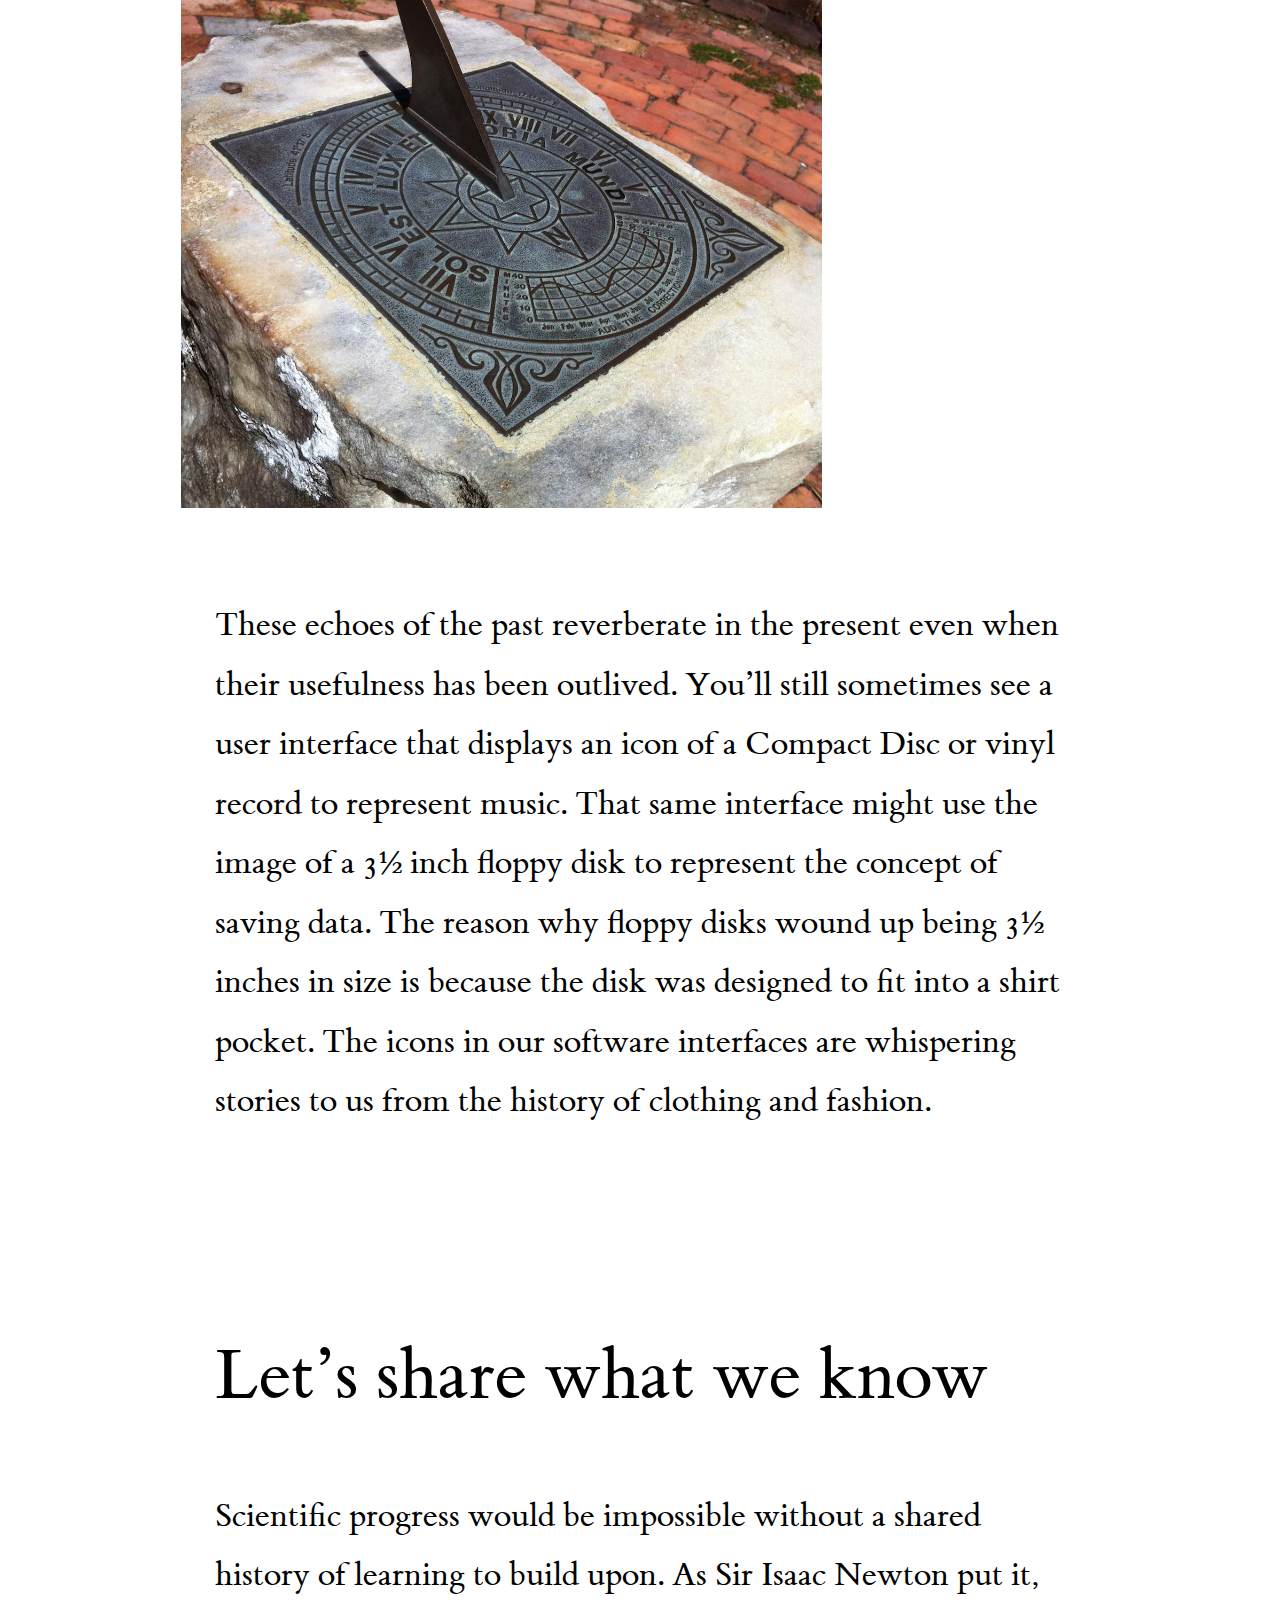
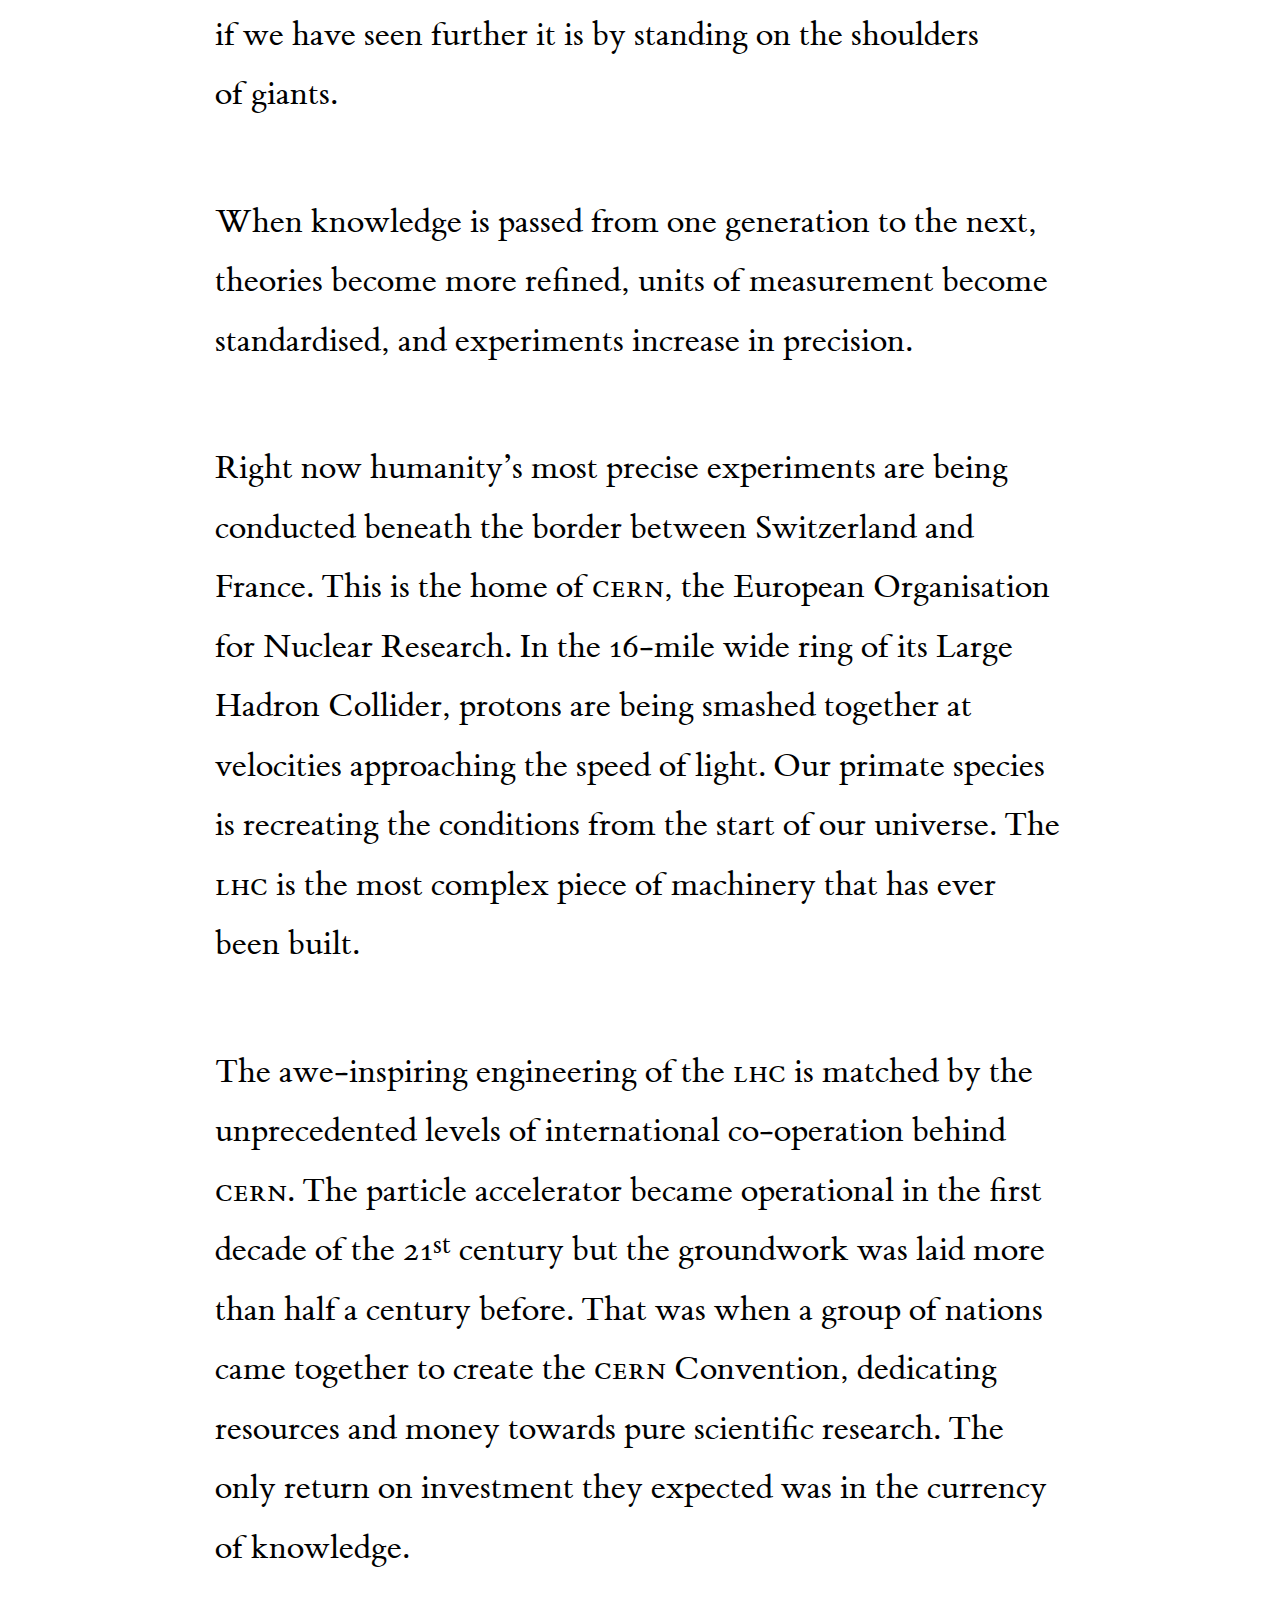
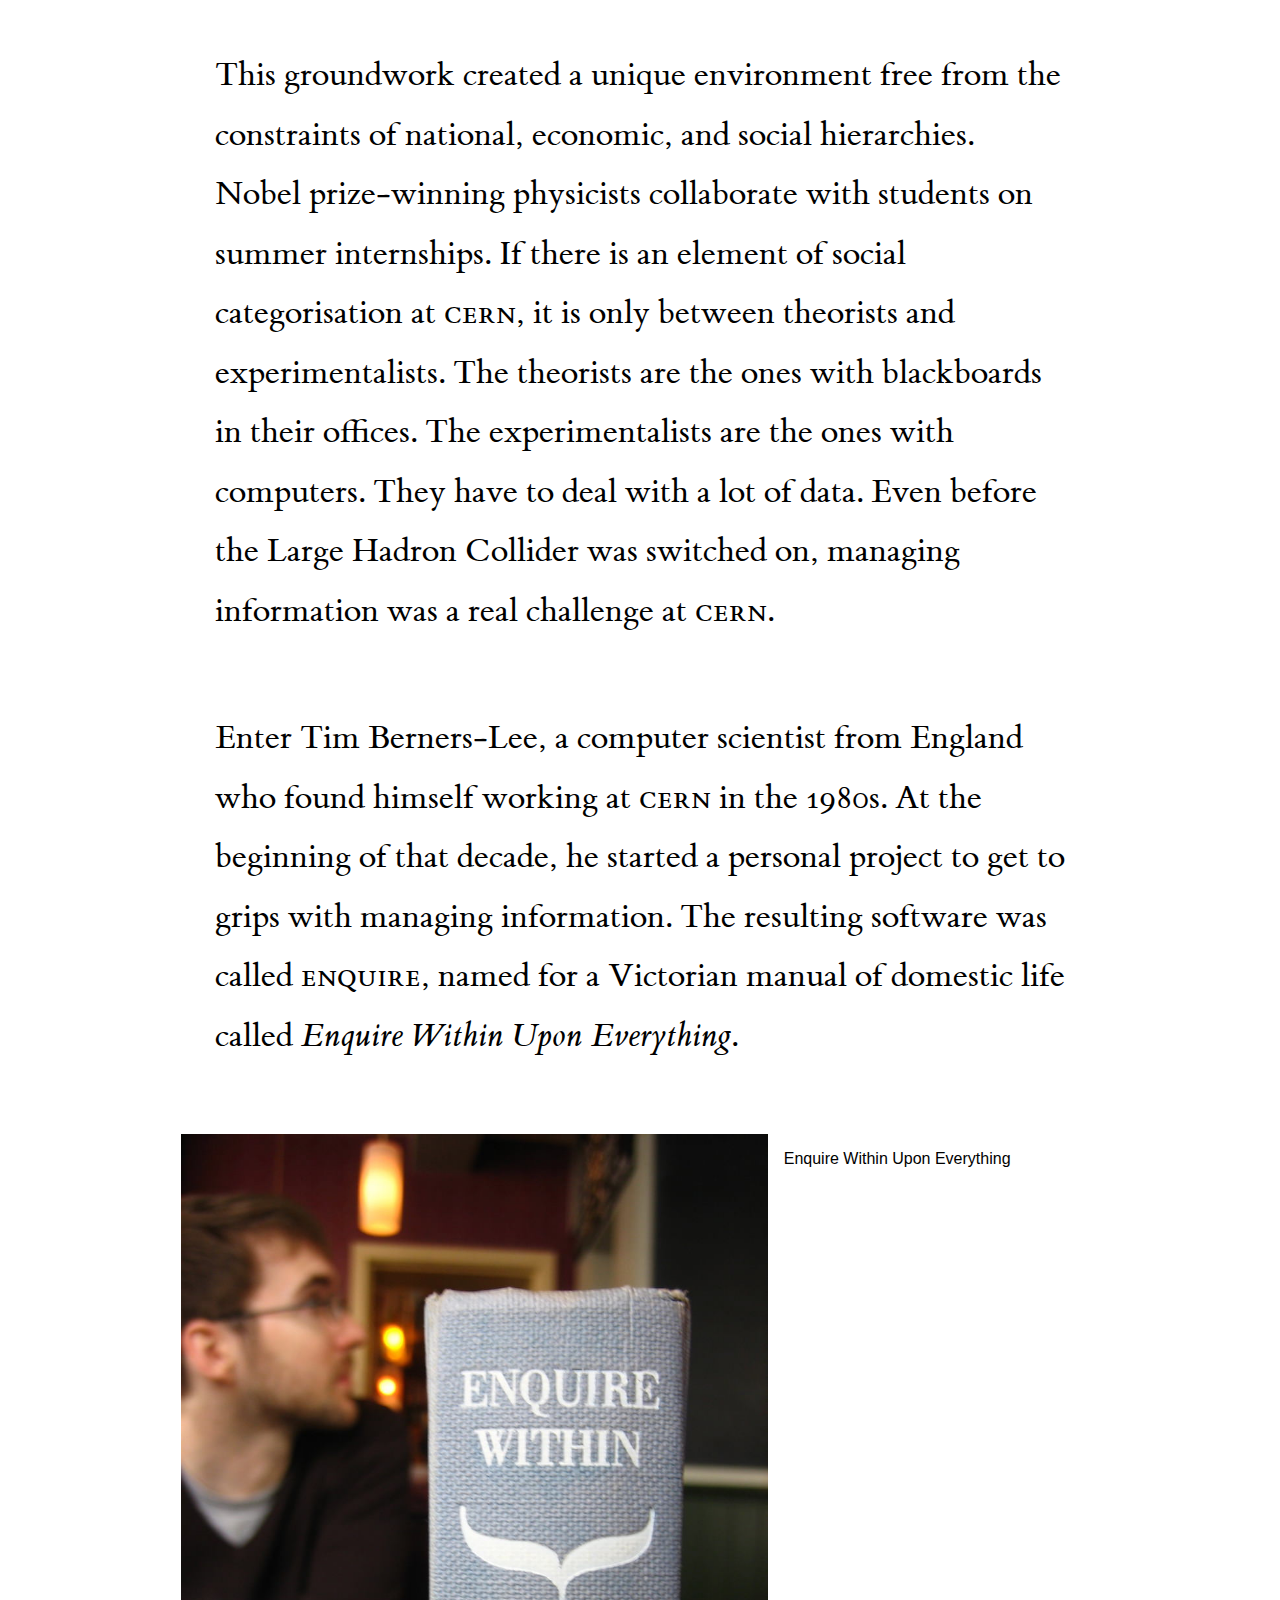
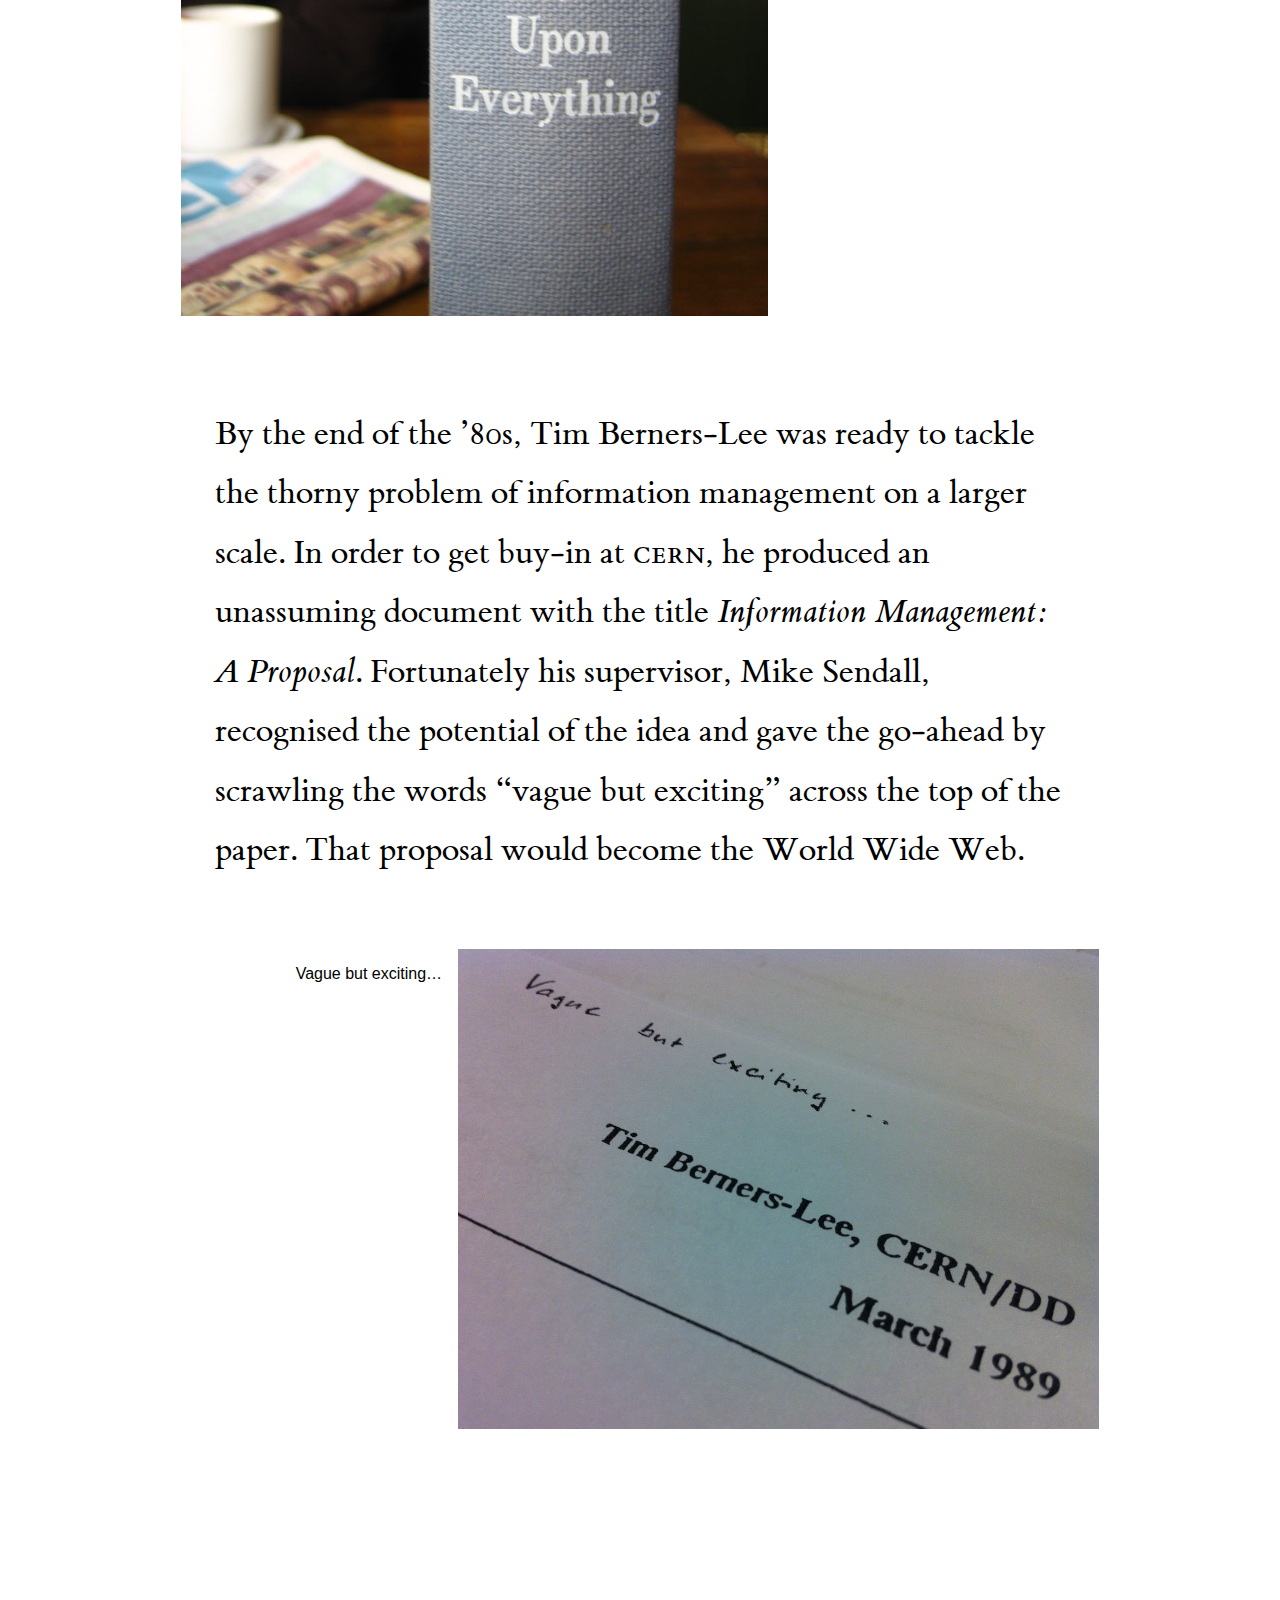
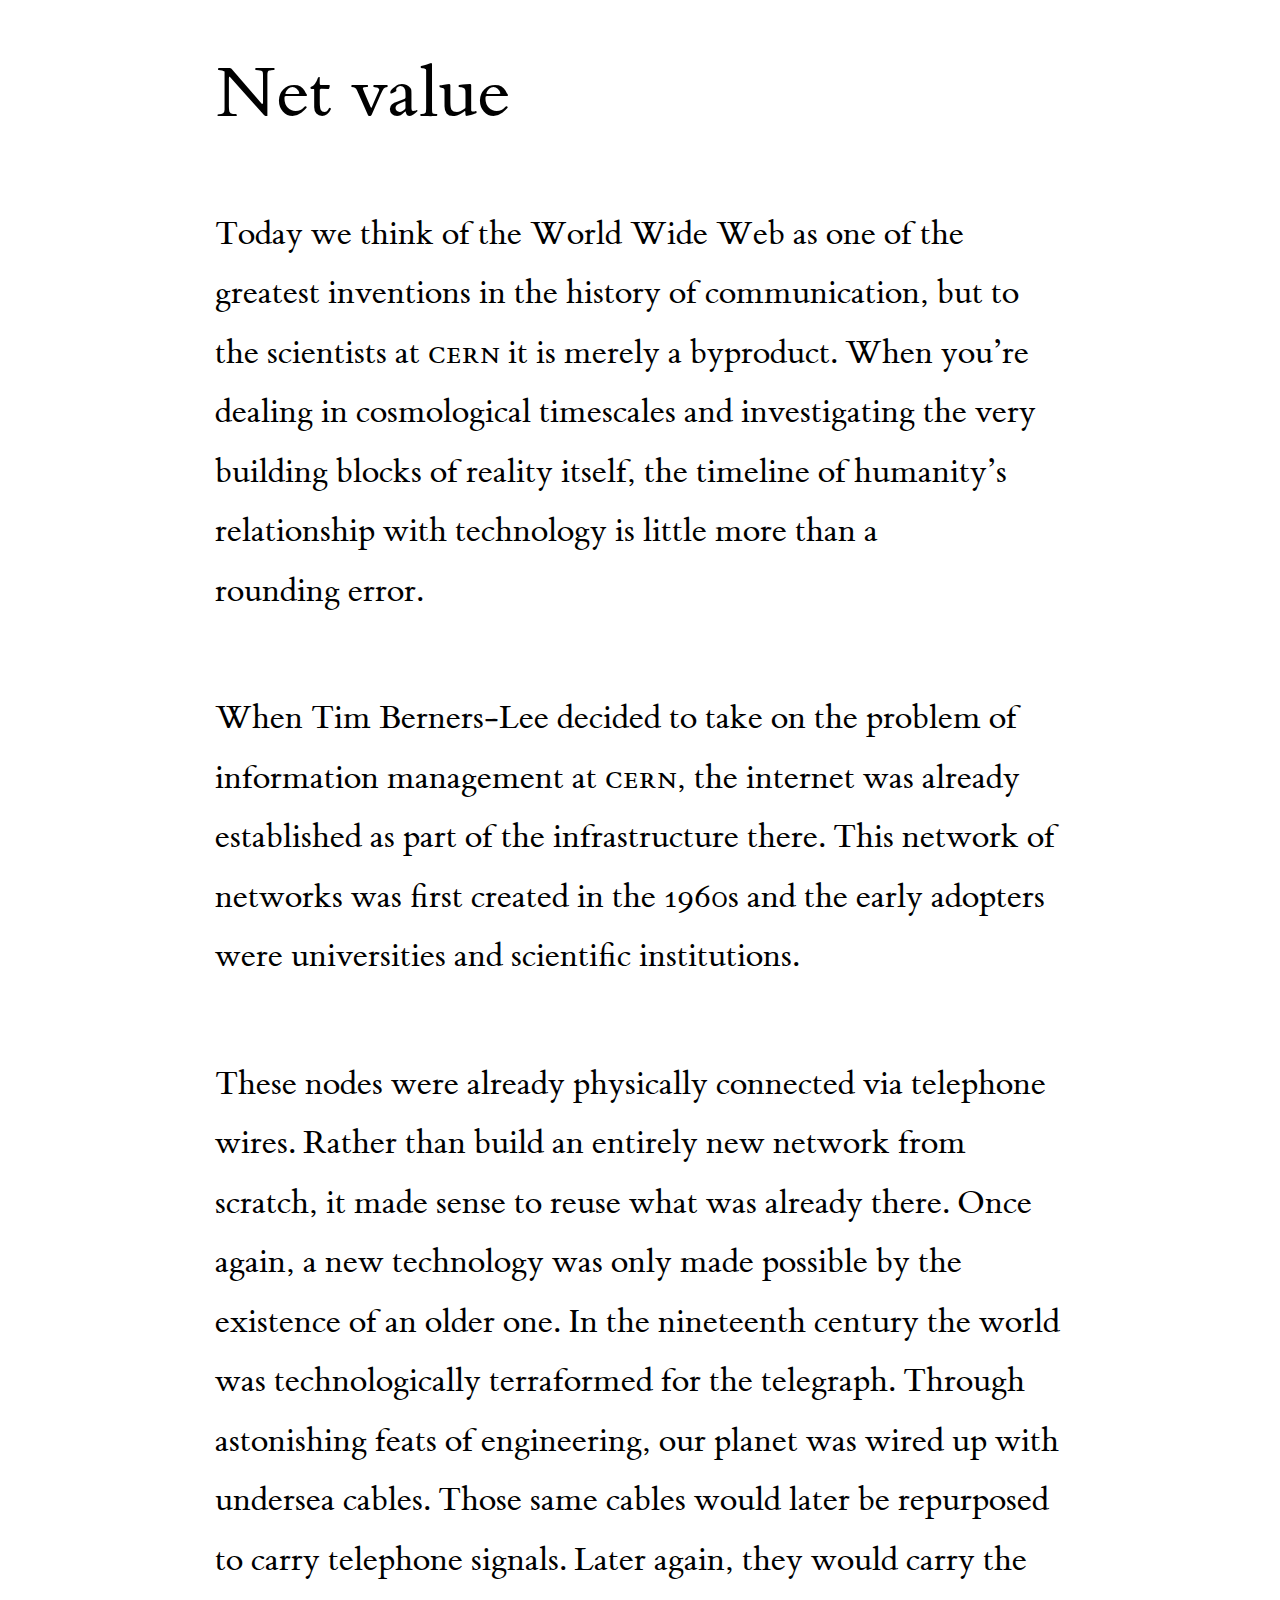
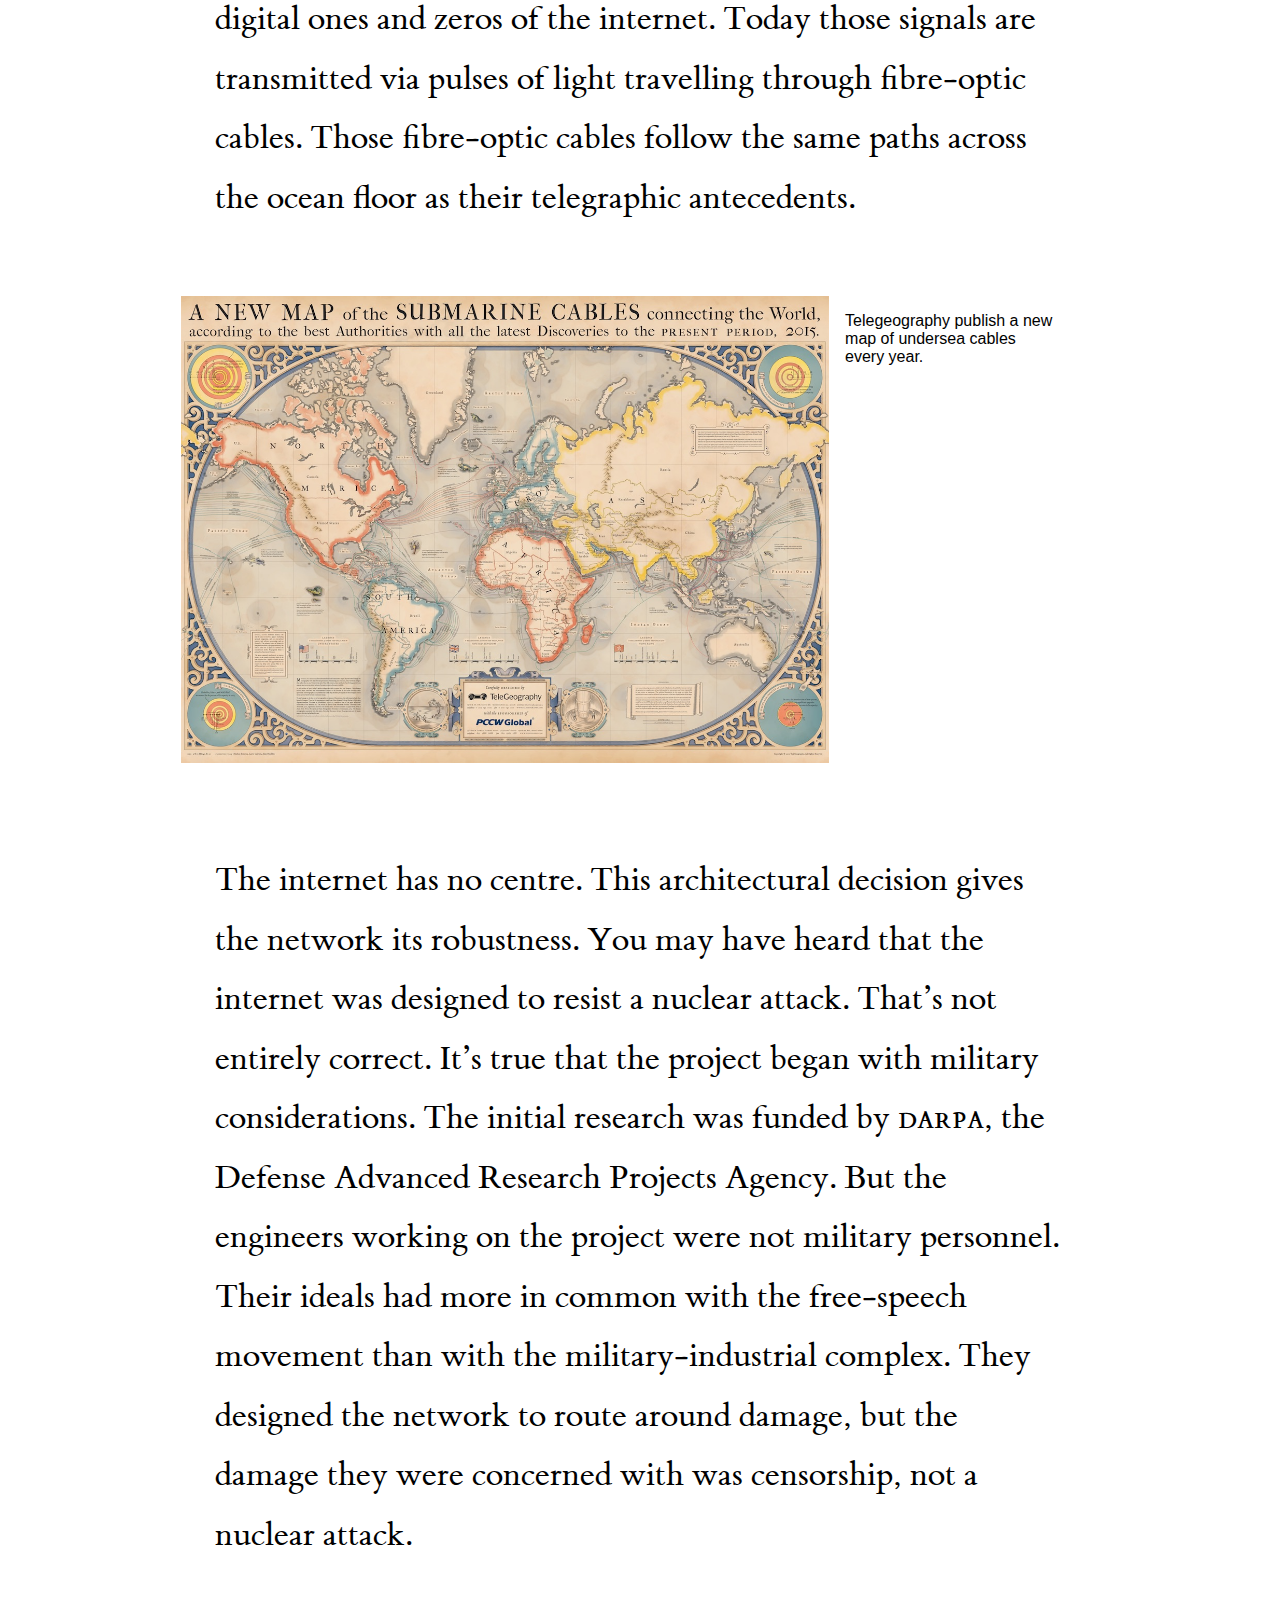
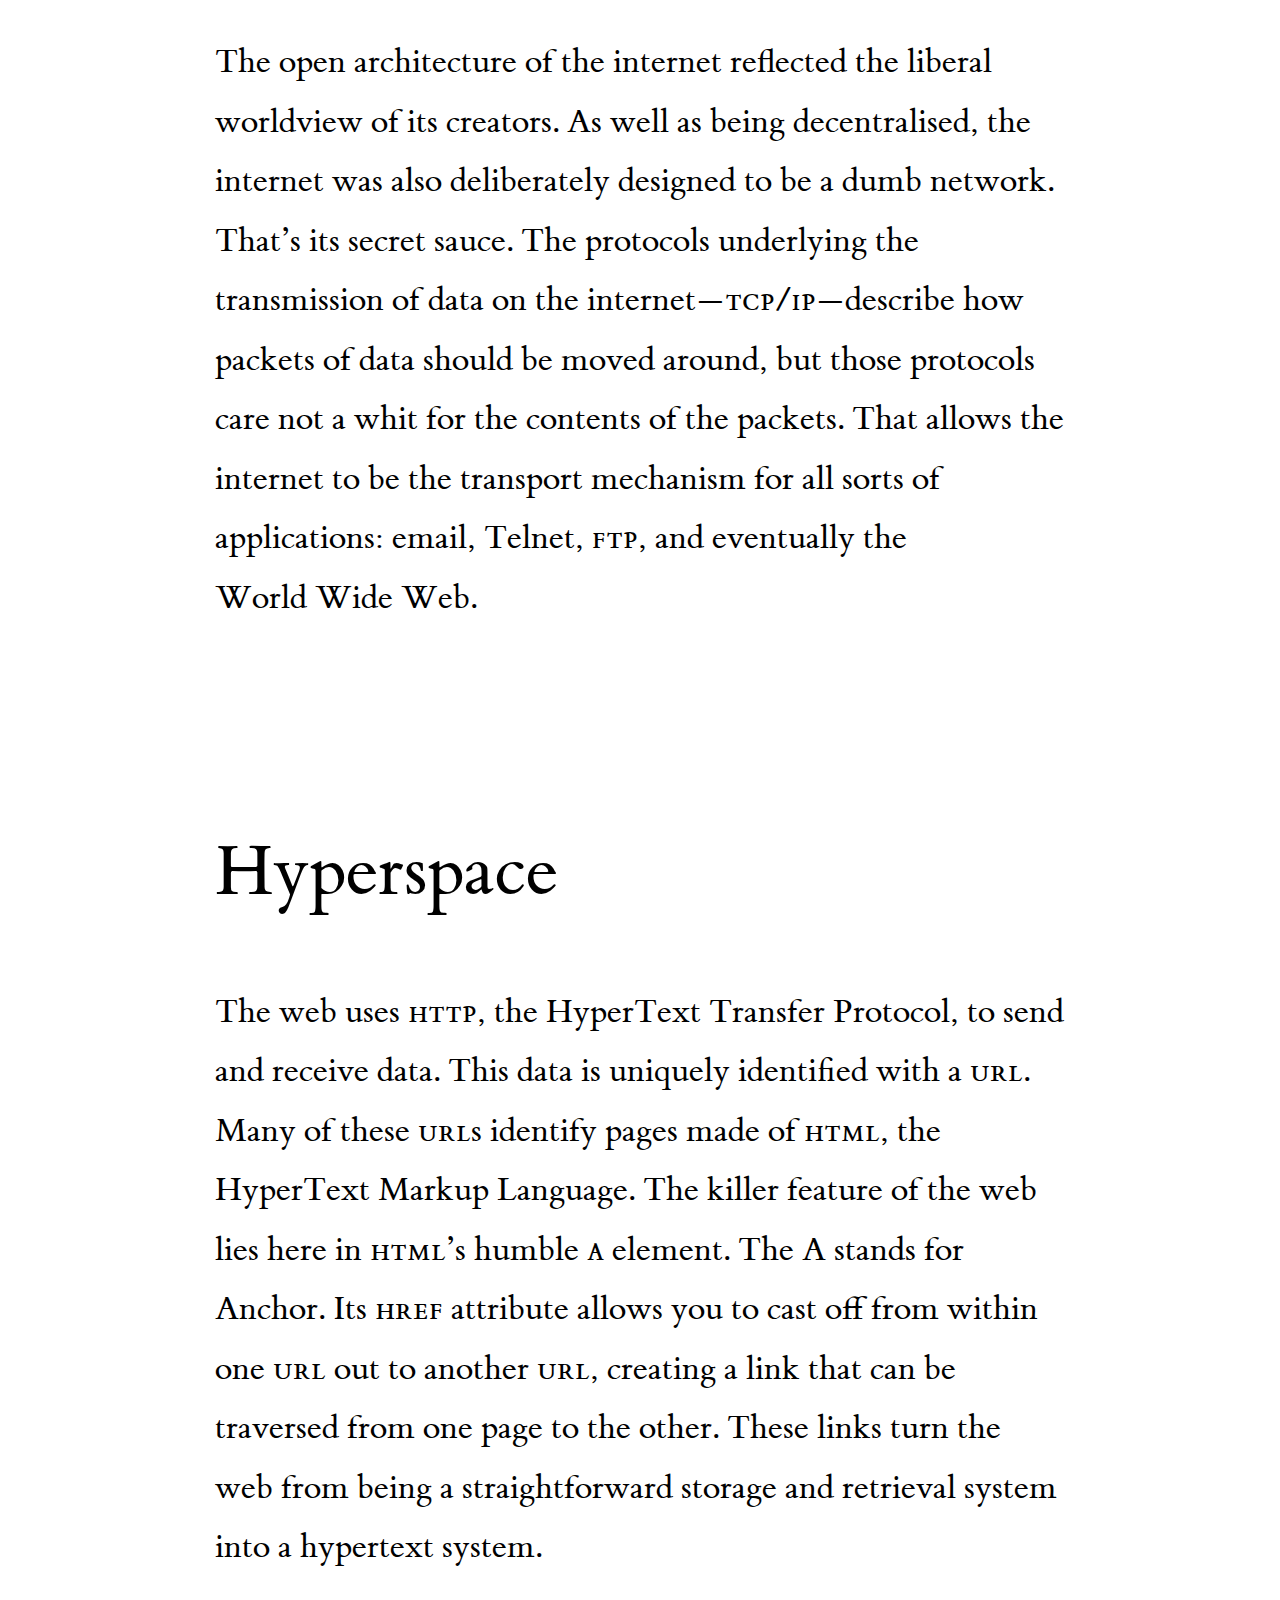
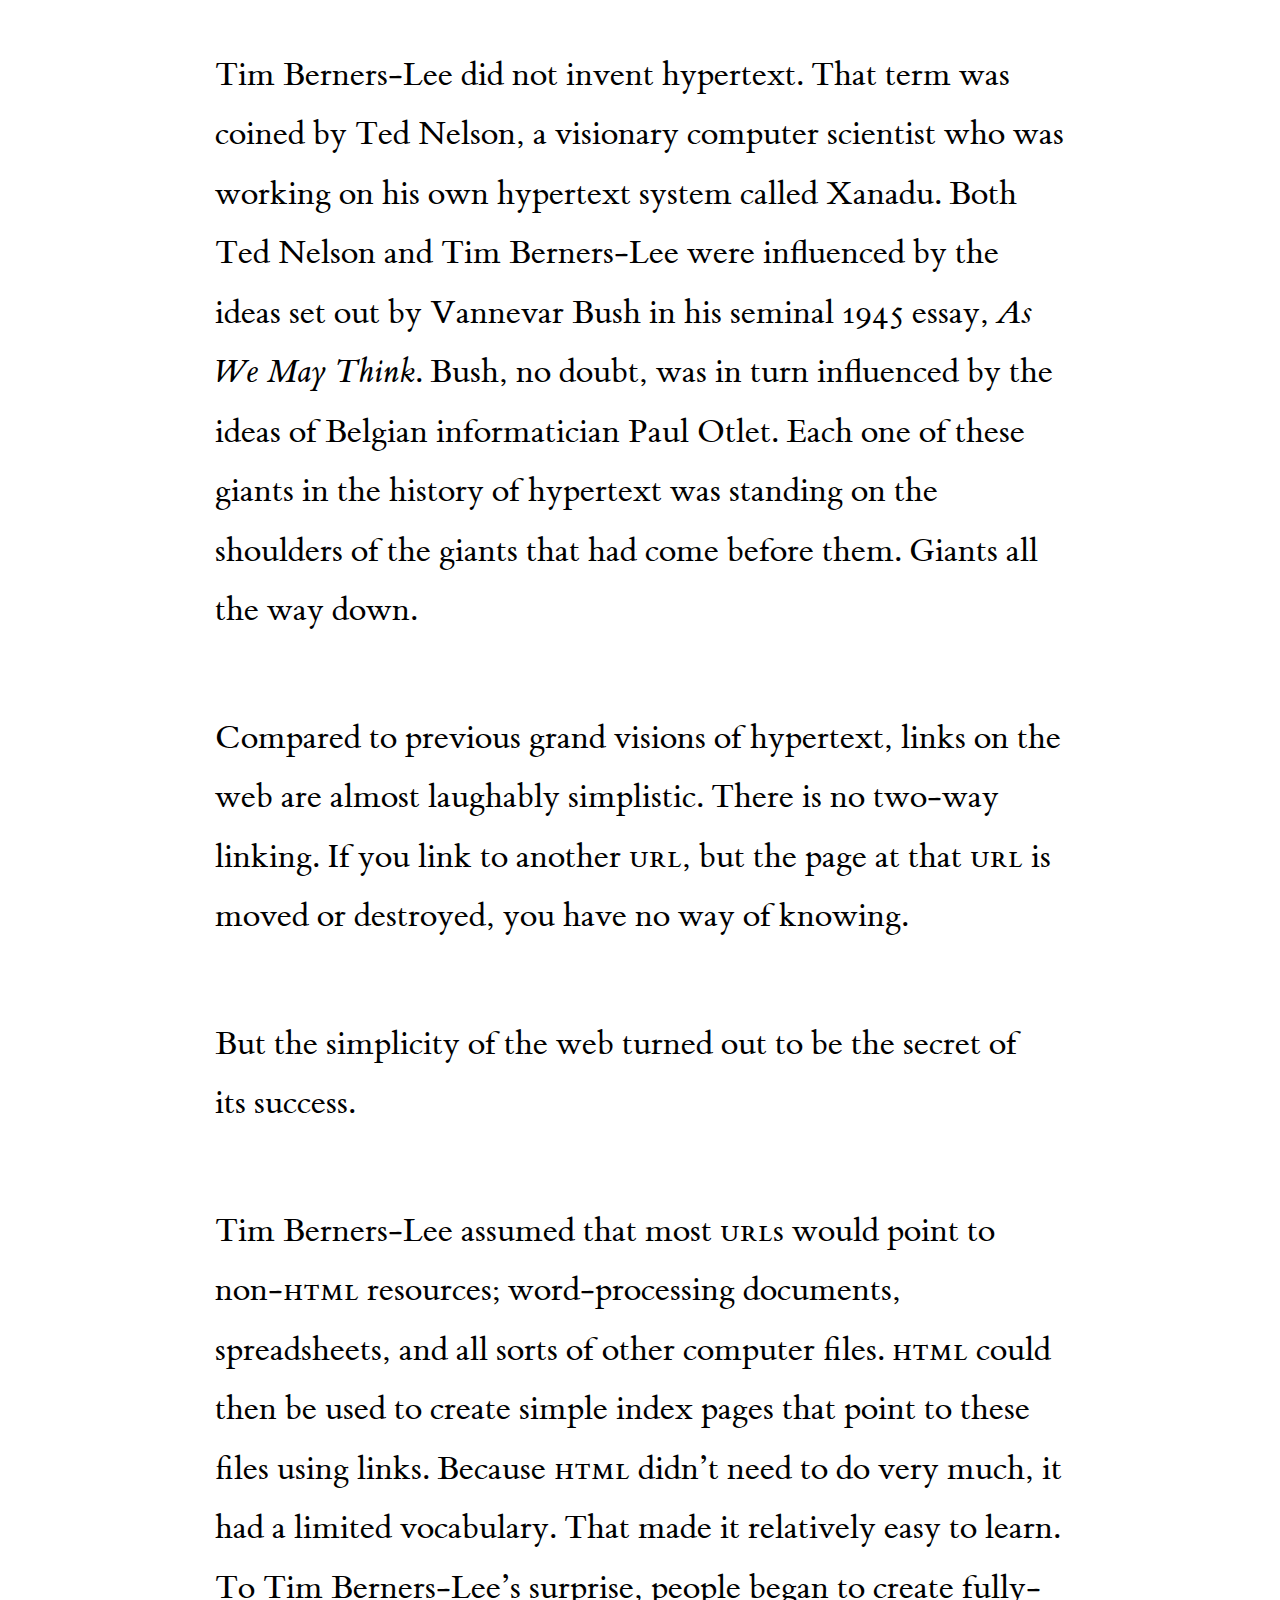
<file: chapter1/index.html>
<!DOCTYPE html>
<html lang="en">
<head>
<meta name="viewport" content="width=device-width, initial-scale=1" />
<meta charset="utf-8" />
<meta name="theme-color" content="#5f7995" />
<meta name="author" content="Jeremy Keith" />
<meta name="description" content="Chapter One: Foundations" />
<meta name="twitter:card" content="summary_large_image" />
<meta name="twitter:site" content="@adactio" />
<meta name="twitter:creator" content="@adactio" />
<meta name="twitter:title" property="og:title" content="Resilient Web Design—Chapter 1" />
<meta name="twitter:description" property="og:description" content="Chapter One: Foundations" />
<meta name="twitter:url" property="og:url" content="https://resilientwebdesign.com/chapter1/" />
<meta name="twitter:image" property="og:image" content="https://resilientwebdesign.com/chapter1/images/medium/sir-tim-berners-lee.jpg" />
<title>Resilient Web Design—Chapter 1</title>
<link rel="preload" href="../fonts/etbookot-roman-webfont.woff2" crossorigin type="font/woff2" as="font" />
<link rel="preload" href="../js/scripts.js" as="script" />
<link rel="stylesheet" href="../css/styles.css" />
<link rel="contents" href="../contents/" />
<link rel="author" href="../author/" />
<link rel="prev" href="../introduction/" />
<link rel="next prefetch" href="../chapter2/" />
<link rel="license" href="https://creativecommons.org/licenses/by-sa/4.0/" />
<link rel="amphtml" href="amp.html" />
<link rel="manifest" href="../manifest.json" />
<link rel="icon shortcut" href="../images/icon512.png" sizes="512x512" type="image/png" />
<link rel="apple-touch-icon" href="../images/icon512.png" type="image/png" />
<link rel="icon" href="../favicon.ico" type="image/x-icon" />
</head>
<body>

<header>
<a href="../">Resilient Web Design</a>
</header>

<main>

<h1><span>Chapter 1:</span> Foundations</h1>

<p>The history of human civilisation is a tale of cumulative effort. Each generation builds upon the work of their forebears. Sometimes the work takes a backward step. Sometimes we wander down dead ends. But we struggle on. Bit by bit our species makes progress. Whether the progress is incremental or a huge leap forward, it is always borne upon the accomplishments of those who came before us.</p>

<p>Nowhere is this layered nature of progress more apparent than in the history of technology. Even the most dramatic bounds in technological advancement are only possible when there is some groundwork to build upon.</p>

<p>Gutenberg’s printing press would not have been invented if it weren’t for the work already done in creating the screw press used for winemaking. Technologies aren’t created in isolation. They are imprinted with the ghosts of their past.</p>

<p>The layout of the <abbr>QWERTY</abbr> keyboard for your computer—and its software equivalent on your phone—is an echo of the design of the first generation of typewriters. That arrangement of keys was chosen to reduce the chances of mechanical pieces of metal clashing as they sprang forward to leave their mark on the paper.</p>

<p>The hands on a clock face move in a clockwise direction only because that’s the direction that the shadow cast by a sundial moves over the course of a day in the northern hemisphere. Had history turned out differently, with the civilisation of the southern hemisphere in the ascendent, then the hands on our clocks would today move in the opposite direction. As for why those clocks carve out the time in periods of 24 hours, each with 60 minutes, with each minute having 60 seconds, that’s thanks to an ancient Sumerian civilisation. They hit upon using the number 60 as their base for counting and commerce. It’s the lowest number that can be equally divided by the first six numbers. That sexagesimal way of counting is still with us today in the hours, minutes, and seconds that we use as conceptual models for subdividing one rotation of our planet.</p>

<figure>
<picture>
<source media="all and (min-width: 75em)" srcset="images/large/sundial.jpg" />
<source media="all and (min-width: 50em)" srcset="images/medium/sundial.jpg, images/large/sundial.jpg 1.5x" />
<img src="images/small/sundial.jpg" alt="A sundial on a plinth." srcset="images/medium/sundial.jpg 2x, images/large/sundial.jpg 3x" />
</picture>
<figcaption>The shadow cast by a sundial in the southern hemisphere moves counter‐clockwise.</figcaption>
</figure>

<p>These echoes of the past reverberate in the present even when their usefulness has been outlived. You’ll still sometimes see a user interface that displays an icon of a Compact Disc or vinyl record to represent music. That same interface might use the image of a 3½ inch floppy disk to represent the concept of saving data. The reason why floppy disks wound up being 3½ inches in size is because the disk was designed to fit into a shirt pocket. The icons in our software interfaces are whispering stories to us from the history of clothing and fashion.</p>

<section aria-labelledby="letssharewhatweknow">

<h2 id="letssharewhatweknow">Let’s share what we know</h2>

<p>Scientific progress would be impossible without a shared history of learning to build upon. As Sir <span id="Isaac%20Newton">Isaac Newton</span> put it, if we have seen further it is by standing on the shoulders of giants.</p>

<p>When knowledge is passed from one generation to the next, theories become more refined, units of measurement become standardised, and experiments increase in precision.</p>

<p>Right now humanity’s most precise experiments are being conducted beneath the border between Switzerland and France. This is the home of <abbr id="CERN">CERN</abbr>, the European Organisation for Nuclear Research. In the 16‐mile wide ring of its Large Hadron Collider, protons are being smashed together at velocities approaching the speed of light. Our primate species is recreating the conditions from the start of our universe. The <abbr>LHC</abbr> is the most complex piece of machinery that has ever been built.</p>

<p>The awe‐inspiring engineering of the <abbr>LHC</abbr> is matched by the unprecedented levels of international co‐operation behind <abbr>CERN</abbr>. The particle accelerator became operational in the first decade of the 21<sup>st</sup> century but the groundwork was laid more than half a century before. That was when a group of nations came together to create the <abbr>CERN</abbr> Convention, dedicating resources and money towards pure scientific research. The only return on investment they expected was in the currency of knowledge.</p>

<p>This groundwork created a unique environment free from the constraints of national, economic, and social hierarchies. Nobel prize‐winning physicists collaborate with students on summer internships. If there is an element of social categorisation at <abbr>CERN</abbr>, it is only between theorists and experimentalists. The theorists are the ones with blackboards in their offices. The experimentalists are the ones with computers. They have to deal with a lot of data. Even before the Large Hadron Collider was switched on, managing information was a real challenge at <abbr>CERN</abbr>.</p>

<p>Enter <span id="Tim%20Berners‐Lee">Tim Berners‐Lee</span>, a computer scientist from England who found himself working at <abbr>CERN</abbr> in the 1980s. At the beginning of that decade, he started a personal project to get to grips with managing information. The resulting software was called <abbr>ENQUIRE</abbr>, named for a Victorian manual of domestic life called <em id="Enquire%20Within%20Upon%20Everything">Enquire Within Upon Everything</em>.</p>

<figure>
<picture>
<source media="all and (min-width: 75em)" srcset="images/large/enquire-within-upon-everything.jpg" />
<source media="all and (min-width: 50em)" srcset="images/medium/enquire-within-upon-everything.jpg, images/large/enquire-within-upon-everything.jpg 1.5x" />
<img src="images/small/enquire-within-upon-everything.jpg" alt="The spine of a book." srcset="images/medium/enquire-within-upon-everything.jpg 2x, images/large/enquire-within-upon-everything.jpg 3x" />
</picture>
<figcaption>Enquire Within Upon Everything</figcaption>
</figure>

<p>By the end of the ’80s, Tim Berners‐Lee was ready to tackle the thorny problem of information management on a larger scale. In order to get buy‐in at <abbr>CERN</abbr>, he produced an unassuming document with the title <em>Information Management: A Proposal</em>. Fortunately his supervisor, <span id="Mike%20Sendall">Mike Sendall</span>, recognised the potential of the idea and gave the go‐ahead by scrawling the words “vague but exciting” across the top of the paper. That proposal would become the <span id="World%20Wide%20Web">World Wide Web</span>.</p>

<figure>
<picture>
<source media="all and (min-width: 75em)" srcset="images/large/vague-but-exciting.jpg" />
<source media="all and (min-width: 50em)" srcset="images/medium/vague-but-exciting.jpg, images/large/vague-but-exciting.jpg 1.5x" />
<img src="images/small/vague-but-exciting.jpg" alt="A sheet of printed paper with some hand‐written words at the top." srcset="images/medium/vague-but-exciting.jpg 2x, images/large/vague-but-exciting.jpg 3x" />
</picture>
<figcaption>Vague but exciting…</figcaption>
</figure>

</section>

<section aria-labelledby="netvalue">

<h2 id="netvalue">Net value</h2>

<p>Today we think of the World Wide Web as one of the greatest inventions in the history of communication, but to the scientists at <abbr>CERN</abbr> it is merely a byproduct. When you’re dealing in cosmological timescales and investigating the very building blocks of reality itself, the timeline of humanity’s relationship with technology is little more than a rounding error.</p>

<p>When Tim Berners‐Lee decided to take on the problem of information management at <abbr>CERN</abbr>, the internet was already established as part of the infrastructure there. This network of networks was first created in the 1960s and the early adopters were universities and scientific institutions.</p>

<p>These nodes were already physically connected via telephone wires. Rather than build an entirely new network from scratch, it made sense to reuse what was already there. Once again, a new technology was only made possible by the existence of an older one. In the nineteenth century the world was technologically terraformed for the telegraph. Through astonishing feats of engineering, our planet was wired up with undersea cables. Those same cables would later be repurposed to carry telephone signals. Later again, they would carry the digital ones and zeros of the internet. Today those signals are transmitted via pulses of light travelling through fibre‐optic cables. Those fibre‐optic cables follow the same paths across the ocean floor as their telegraphic antecedents.</p>

<figure>
<picture>
<source media="all and (min-width: 75em)" srcset="images/large/submarine-cable-map.jpg" />
<source media="all and (min-width: 50em)" srcset="images/medium/submarine-cable-map.jpg, images/large/submarine-cable-map.jpg 1.5x" />
<img src="images/small/submarine-cable-map.jpg" alt="A map of undersea cables." srcset="images/medium/submarine-cable-map.jpg 2x, images/large/submarine-cable-map.jpg 3x" />
</picture>
<figcaption>Telegeography publish a new map of undersea cables every year.</figcaption>
</figure>

<p>The internet has no centre. This architectural decision gives the network its robustness. You may have heard that the internet was designed to resist a nuclear attack. That’s not entirely correct. It’s true that the project began with military considerations. The initial research was funded by <abbr id="DARPA">DARPA</abbr>, the Defense Advanced Research Projects Agency. But the engineers working on the project were not military personnel. Their ideals had more in common with the free‐speech movement than with the military‐industrial complex. They designed the network to route around damage, but the damage they were concerned with was censorship, not a nuclear attack.</p>

<p>The open architecture of the internet reflected the liberal worldview of its creators. As well as being decentralised, the internet was also deliberately designed to be a dumb network. That’s its secret sauce. The protocols underlying the transmission of data on the internet—<abbr>TCP/IP</abbr>—describe how packets of data should be moved around, but those protocols care not a whit for the contents of the packets. That allows the internet to be the transport mechanism for all sorts of applications: email, Telnet, <abbr>FTP</abbr>, and eventually the World Wide Web.</p>

</section>

<section aria-labelledby="hyperspace">

<h2 id="hyperspace">Hyperspace</h2>

<p>The web uses <abbr id="HTTP">HTTP</abbr>, the HyperText Transfer Protocol, to send and receive data. This data is uniquely identified with a <abbr>URL</abbr>. Many of these <abbr>URL</abbr>s identify pages made of <abbr id="HTML">HTML</abbr>, the HyperText Markup Language. The killer feature of the web lies here in <abbr>HTML</abbr>’s humble <code class="markup element">A</code> element. The A stands for Anchor. Its <code class="markup attribute">HREF</code> attribute allows you to cast off from within one <abbr>URL</abbr> out to another <abbr>URL</abbr>, creating a link that can be traversed from one page to the other. These links turn the web from being a straightforward storage and retrieval system into a hypertext system.</p>

<p>Tim Berners‐Lee did not invent hypertext. That term was coined by <span id="Ted%20Nelson">Ted Nelson</span>, a visionary computer scientist who was working on his own hypertext system called Xanadu. Both Ted Nelson and Tim Berners‐Lee were influenced by the ideas set out by <span id="Vannevar%20Bush">Vannevar Bush</span> in his seminal 1945 essay, <cite id="As%20We%20May%20Think">As We May Think</cite>. Bush, no doubt, was in turn influenced by the ideas of Belgian informatician <span id="Paul%20Otlet">Paul Otlet</span>. Each one of these giants in the history of hypertext was standing on the shoulders of the giants that had come before them. Giants all the way down.</p>

<p>Compared to previous grand visions of hypertext, links on the web are almost laughably simplistic. There is no two‐way linking. If you link to another <abbr>URL</abbr>, but the page at that <abbr>URL</abbr> is moved or destroyed, you have no way of knowing.</p>

<p>But the simplicity of the web turned out to be the secret of its success.</p>

<p>Tim Berners‐Lee assumed that most <abbr>URL</abbr>s would point to non‐<abbr>HTML</abbr> resources; word‐processing documents, spreadsheets, and all sorts of other computer files. <abbr>HTML</abbr> could then be used to create simple index pages that point to these files using links. Because <abbr>HTML</abbr> didn’t need to do very much, it had a limited vocabulary. That made it relatively easy to learn. To Tim Berners‐Lee’s surprise, people began to create fully‐fledged documents in <abbr>HTML</abbr>. Instead of creating content in other file formats and using <abbr>HTML</abbr> to link them up, people began writing content directly in <abbr>HTML</abbr>.</p>

</section>

<section aria-labelledby="markmeupmarkmedown">

<h2 id="markmeupmarkmedown">Mark me up, mark me down</h2>

<p><abbr>HTML</abbr> wasn’t the first markup language to be used at <abbr>CERN</abbr>. Scientists there were already sharing documents written in a flavour of <abbr id="SGML">SGML</abbr>—Standard Generalized Markup Language. Tim Berners‐Lee took this existing vocabulary from <abbr>CERN</abbr> <abbr>SGML</abbr> and used it as a starting point for his new markup language. Once again, it made sense to build on what people were already familiar with rather than creating something from scratch.</p>

<p>The first version of <abbr>HTML</abbr> contained a grand total of 21 elements. Many of those elements are still with us today—<code class="markup element">TITLE</code>, <code class="markup element">P</code>, <code class="markup element">UL</code>, <code class="markup element">LI</code>, <code class="markup element">H1</code>, <code class="markup element">H2</code>, etc., and of course, the <code class="markup element">A</code> element. Others have fallen by the wayside—<code class="markup element">ISINDEX</code>, <code class="markup element">PLAINTEXT</code>, <code class="markup element">LISTING</code>, <code class="markup element">HP1</code>, <code class="markup element">HP2</code>, etc., as well as a proprietary element called <code class="markup element">NEXTID</code> that only made sense if you were using a computer running the NeXTSTEP operating system. That’s the <abbr>OS</abbr> that Tim Berners‐Lee was using when he created <abbr>HTTP</abbr>, <abbr>HTML</abbr>, and the world’s first web browser, called confusingly WorldWideWeb, which only worked on NeXT machines.</p>

<p>To demonstrate the power and interoperability of the web, a cross‐platform browser was needed; one that anybody could install and use, no matter what operating system they were using. The task of building that browser fell to an undergraduate at <abbr>CERN</abbr> named <span id="Nicola%20Pellow">Nicola Pellow</span>. She created the <span id="Line%20Mode%20Browser">Line Mode Browser</span>. It was simple but powerful. It didn’t have the same level of interactivity as the WorldWideWeb browser, but the fact that it could be run on any machine meant that the web was now accessible to everyone.</p>

<figure>
<picture>
<source media="all and (min-width: 75em)" srcset="images/large/line-mode-browser.jpg" />
<source media="all and (min-width: 50em)" srcset="images/medium/line-mode-browser.jpg, images/large/line-mode-browser.jpg 1.5x" />
<img src="images/small/line-mode-browser.jpg" alt="Close up of a screen of green text on a black background." srcset="images/medium/line-mode-browser.jpg 2x, images/large/line-mode-browser.jpg 3x" />
</picture>
<figcaption>The Line Mode Browser in action.</figcaption>
</figure>

<p>As soon as there were two web browsers in the world, interoperability and backwards compatibility became important issues. For instance, what should the Line Mode Browser do when it encounters an <abbr>HTML</abbr> element it doesn’t understand, such as <code class="markup element">NEXTID</code>?</p>

<p>The answer can be found in the sparse documentation that Tim Berners‐Lee wrote for his initial collection called <cite><abbr>HTML</abbr> Tags</cite>. Under the heading “Next <abbr>ID</abbr>” he wrote:</p>

<blockquote>
<p>Browser software may ignore this tag.</p>
</blockquote>

<p>This seemingly innocuous decision would have far‐reaching consequences for the future of the World Wide Web.</p>

<figure>
<picture>
<source media="all and (min-width: 75em)" srcset="images/large/sir-tim-berners-lee.jpg" />
<source media="all and (min-width: 50em)" srcset="images/medium/sir-tim-berners-lee.jpg, images/large/sir-tim-berners-lee.jpg 1.5x" />
<img src="images/small/sir-tim-berners-lee.jpg" alt="Tim Berners‐Lee, smiling." srcset="images/medium/sir-tim-berners-lee.jpg 2x, images/large/sir-tim-berners-lee.jpg 3x" />
</picture>
<figcaption>Sir Tim Berners‐Lee.
<small>Photograph by Paul Clark.</small>
<small>Licensed under a Creative Commons Attribution‐ShareAlike 4.0 International license.</small></figcaption>
</figure>

</section>

<aside>
<h2>References</h2>
<ol>
<li><a href="https://www.w3.org/History/1989/proposal.html"><cite>Information Management: A proposal</cite></a> by Tim Berners-Lee</li>
<li><a href="https://www.telegeography.com/telecom-maps/index.html">Telecom Maps</a> by TeleGeography</li>
<li><a href="http://www.theatlantic.com/magazine/archive/1945/07/as-we-may-think/303881/"><cite>As We May Think</cite></a> by Vannevar Bush</li>
<li><a href="http://info.cern.ch/hypertext/WWW/MarkUp/Tags.html">HTML Tags</a></li>
</ol>
</aside>

</main>

<nav>
<a href="../chapter2/" rel="next"><cite><span>Chapter 2:</span> Materials</cite></a>
<ol start="0">
<li><a href="../introduction/"><cite>Introduction</cite></a></li>
<li><a href="../chapter1/"><cite><span>Chapter 1</span> Foundations</cite></a></li>
<li><a href="../chapter2/"><cite><span>Chapter 2</span> Materials</cite></a></li>
<li><a href="../chapter3/"><cite><span>Chapter 3</span> Visions</cite></a></li>
<li><a href="../chapter4/"><cite><span>Chapter 4</span> Languages</cite></a></li>
<li><a href="../chapter5/"><cite><span>Chapter 5</span> Layers</cite></a></li>
<li><a href="../chapter6/"><cite><span>Chapter 6</span> Steps</cite></a></li>
<li><a href="../chapter7/"><cite><span>Chapter 7</span> Challenges</cite></a></li>
<li><a href="../author/" rel="author"><cite>About the author</cite></a></li>
<li><a href="../index/"><cite>Index</cite></a></li>
</ol>
</nav>

<footer>
<p><cite>Resilient Web Design</cite> was written and produced by <a href="https://adactio.com" class="v‐card">Jeremy Keith</a>, and typeset in <a href="https://edwardtufte.github.io/et-book/"><abbr>ET</abbr> Book</a>.</p>
<p><small>Licensed under a <a rel="license" href="https://creativecommons.org/licenses/by-sa/4.0/">Creative Commons Attribution‐ShareAlike 4.0 International License</a>.</small></p>
</footer>

<script src="../js/scripts.js" defer></script>
</body>
</html>
</file>
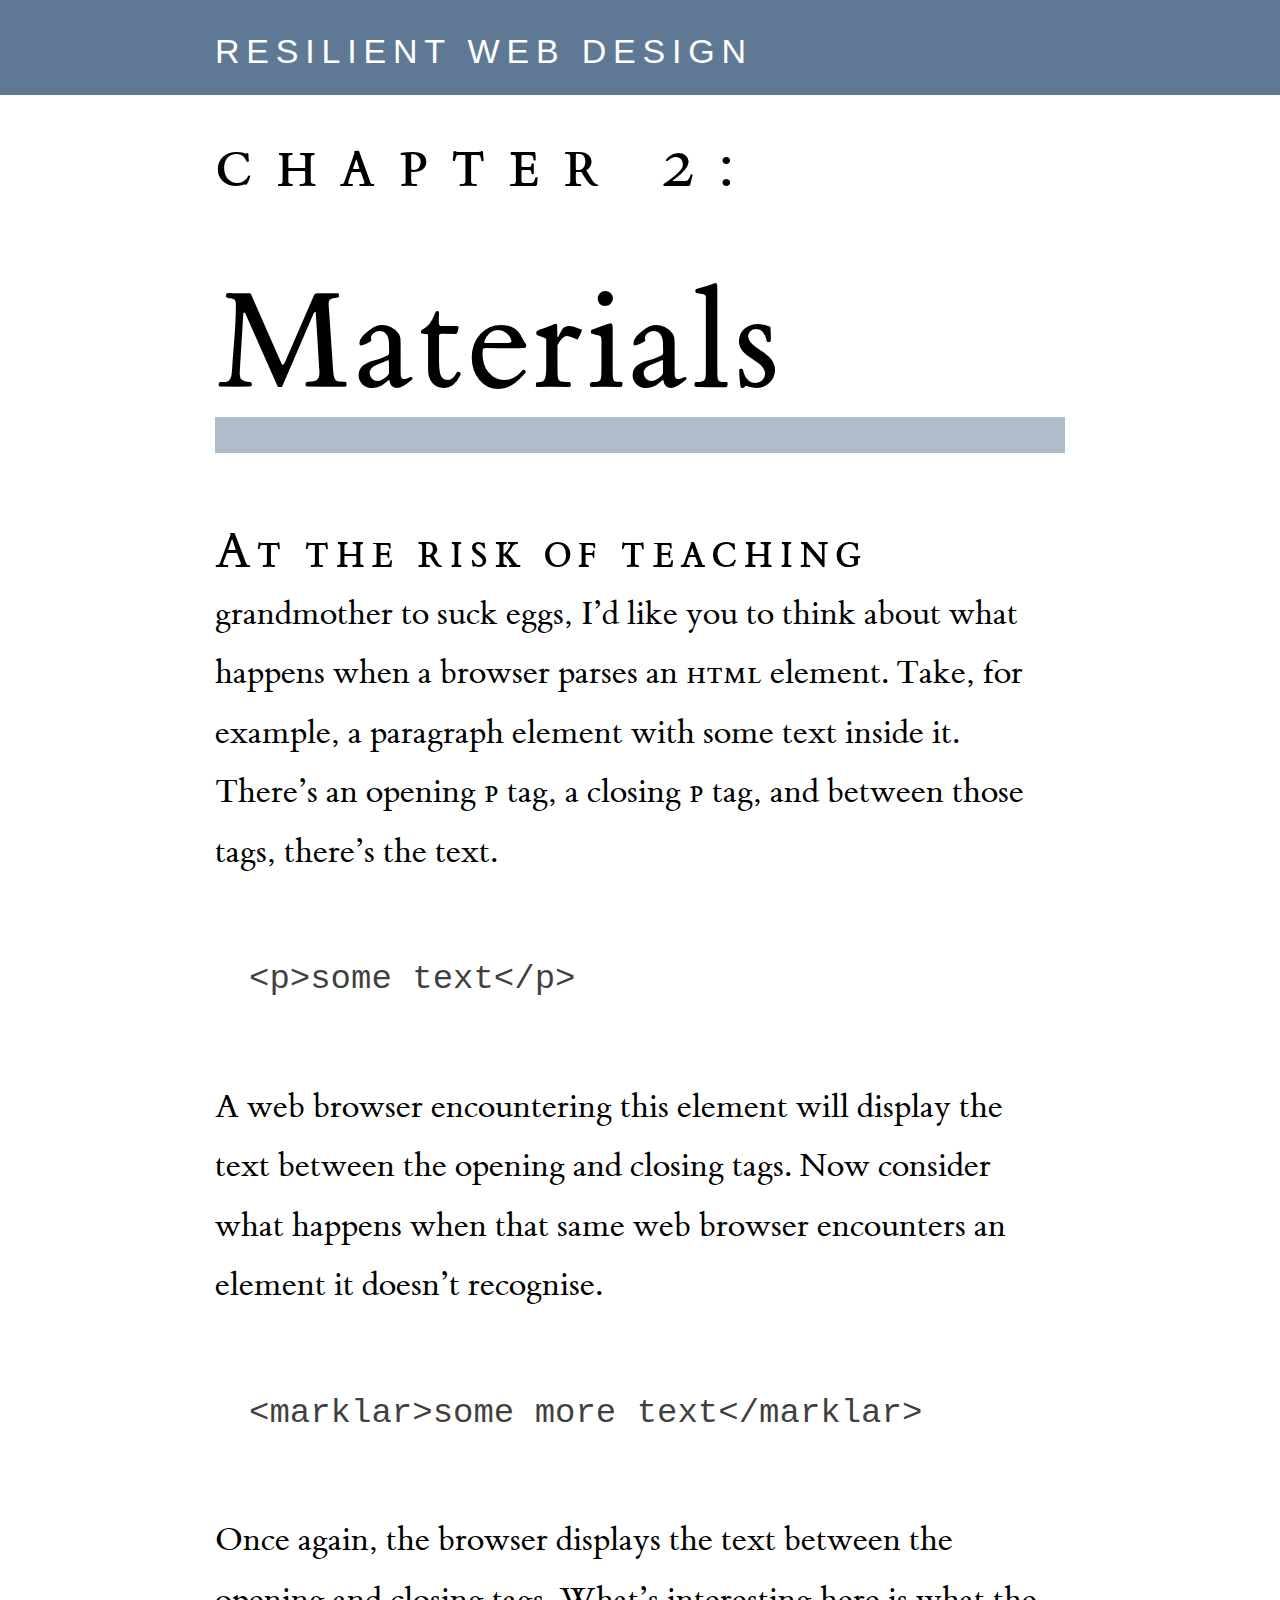
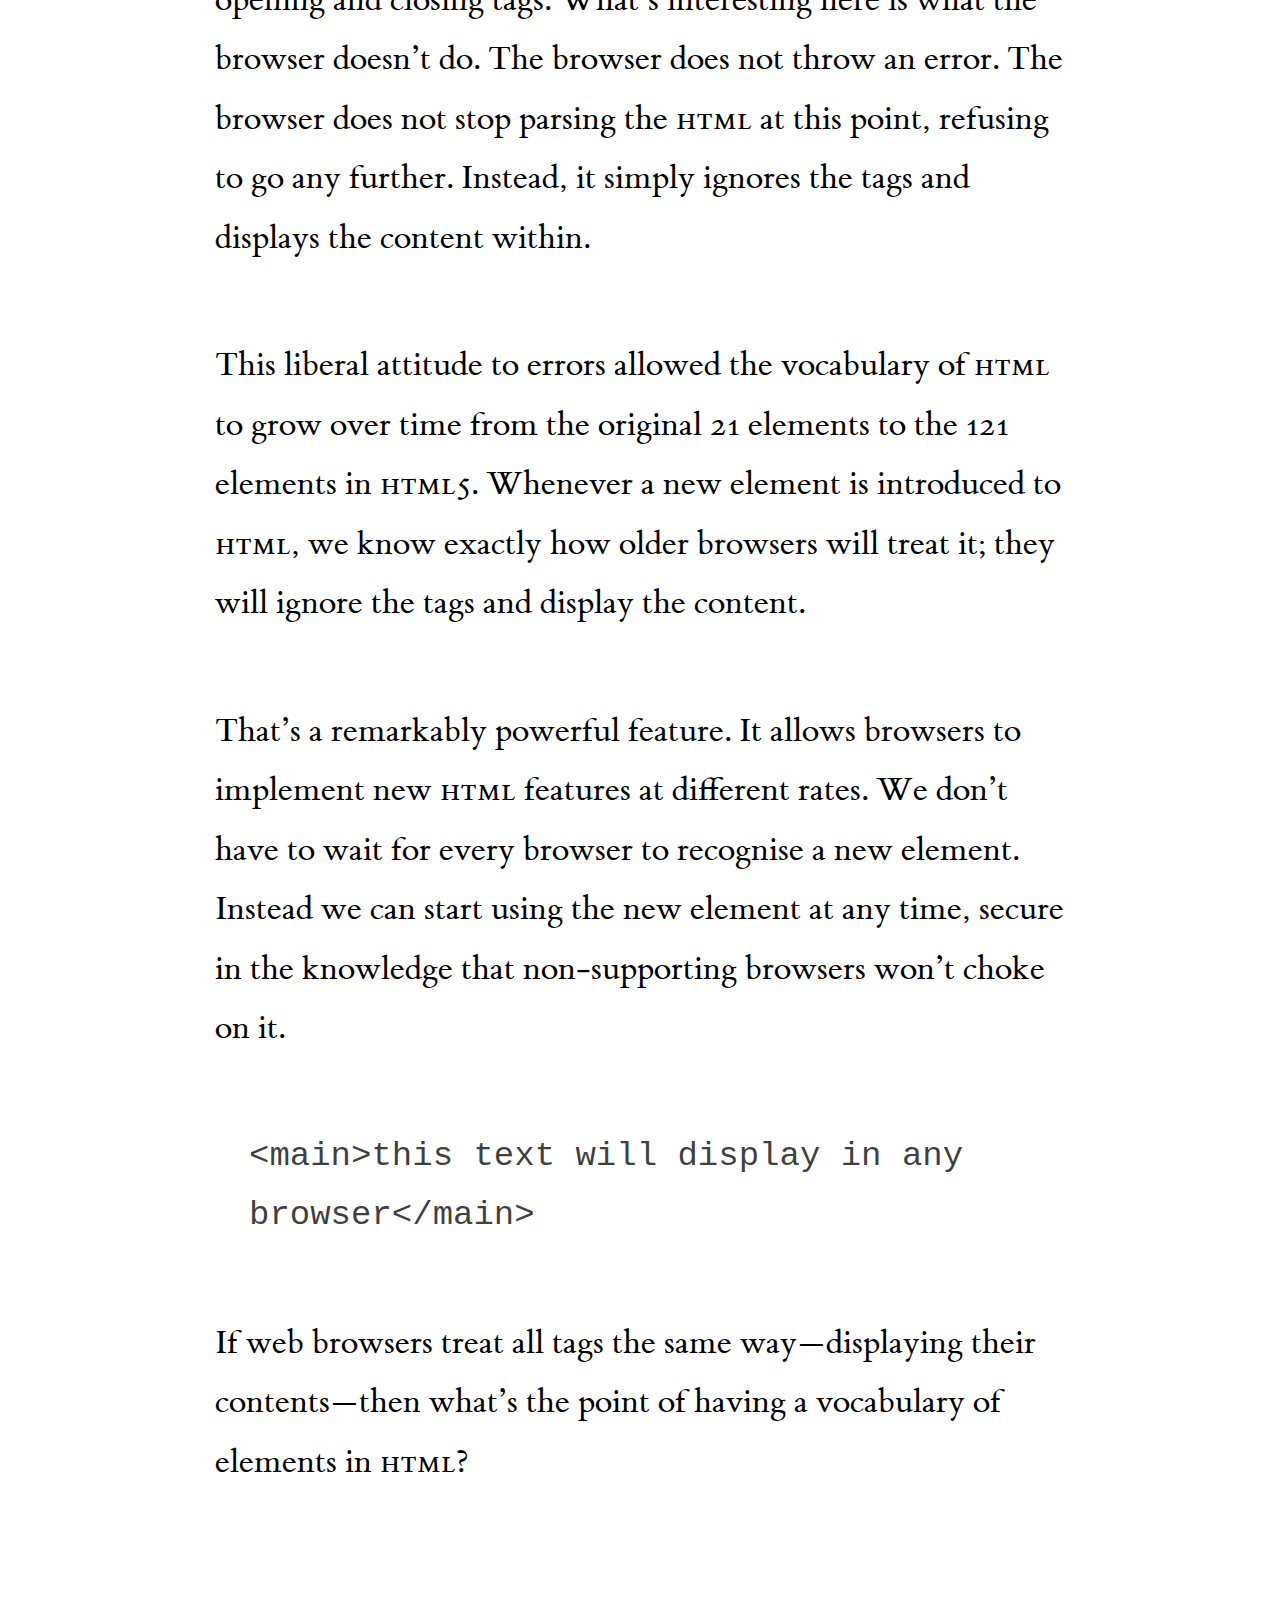
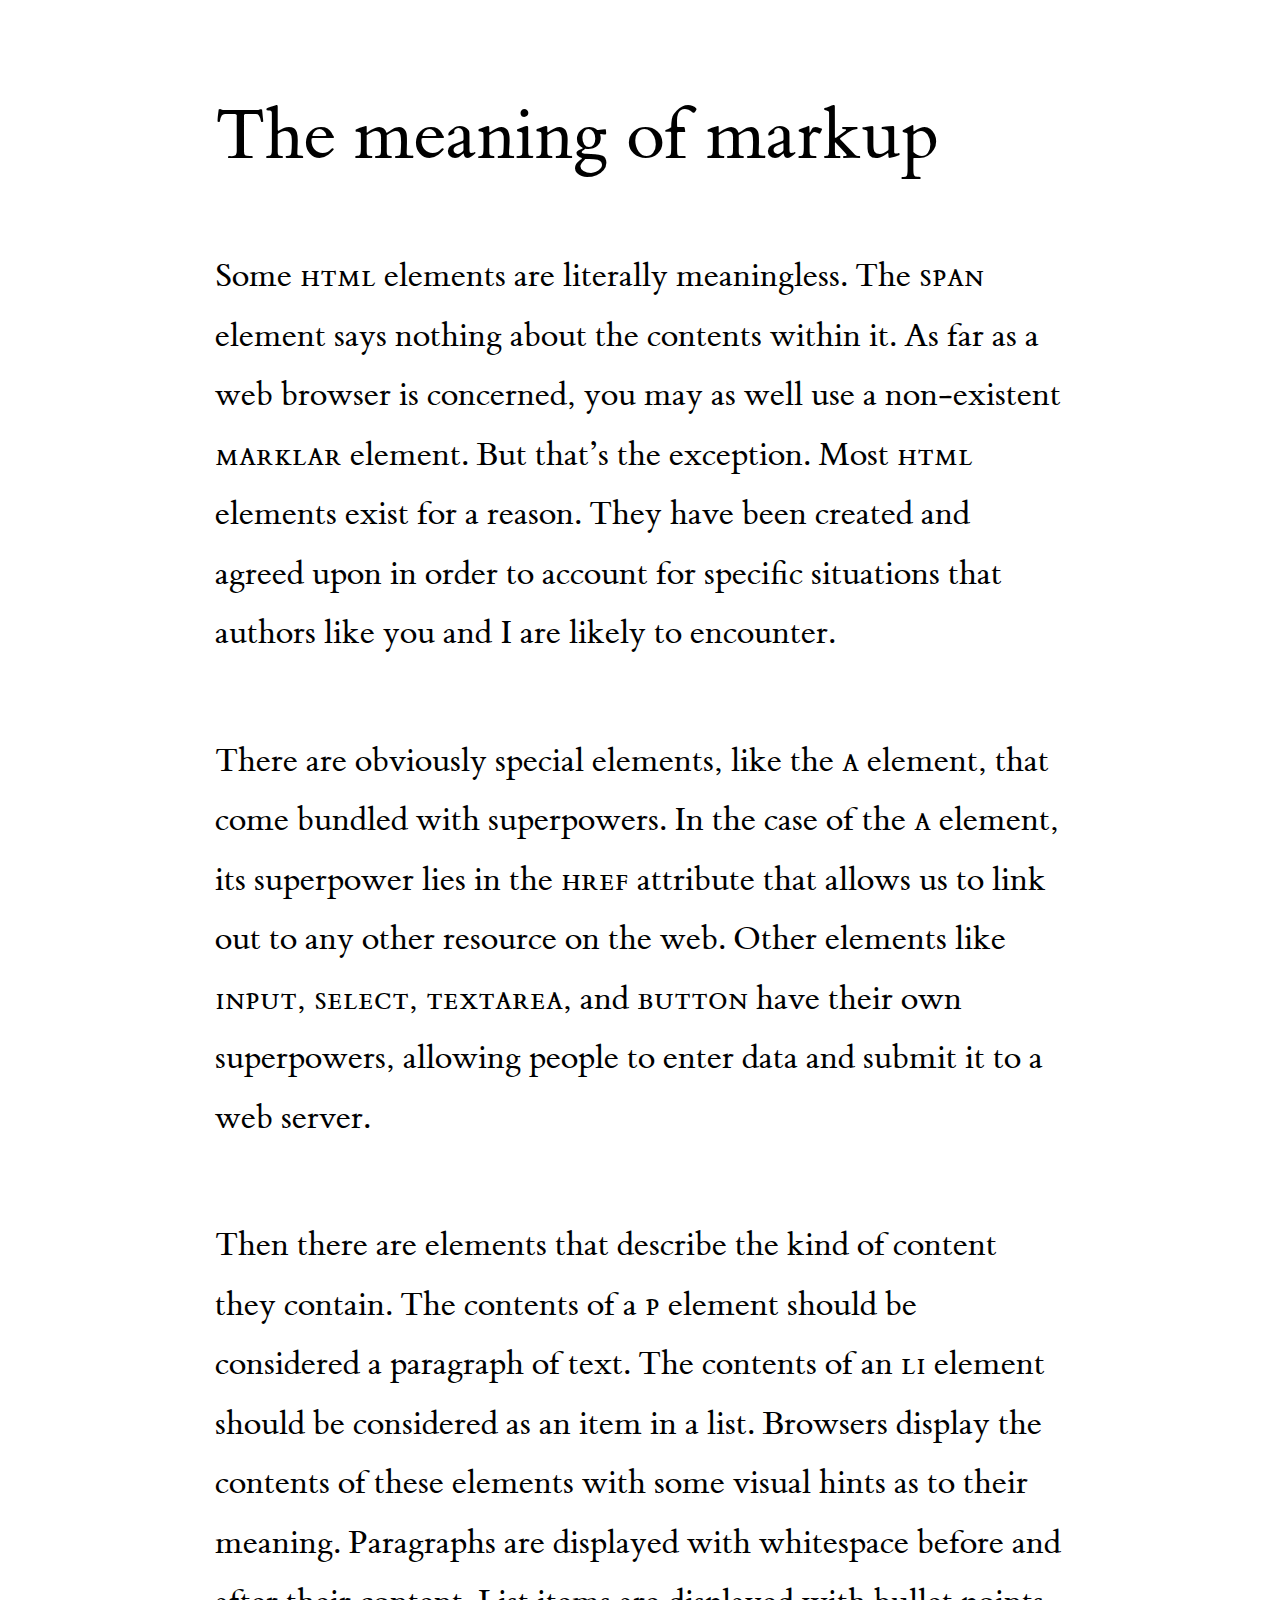
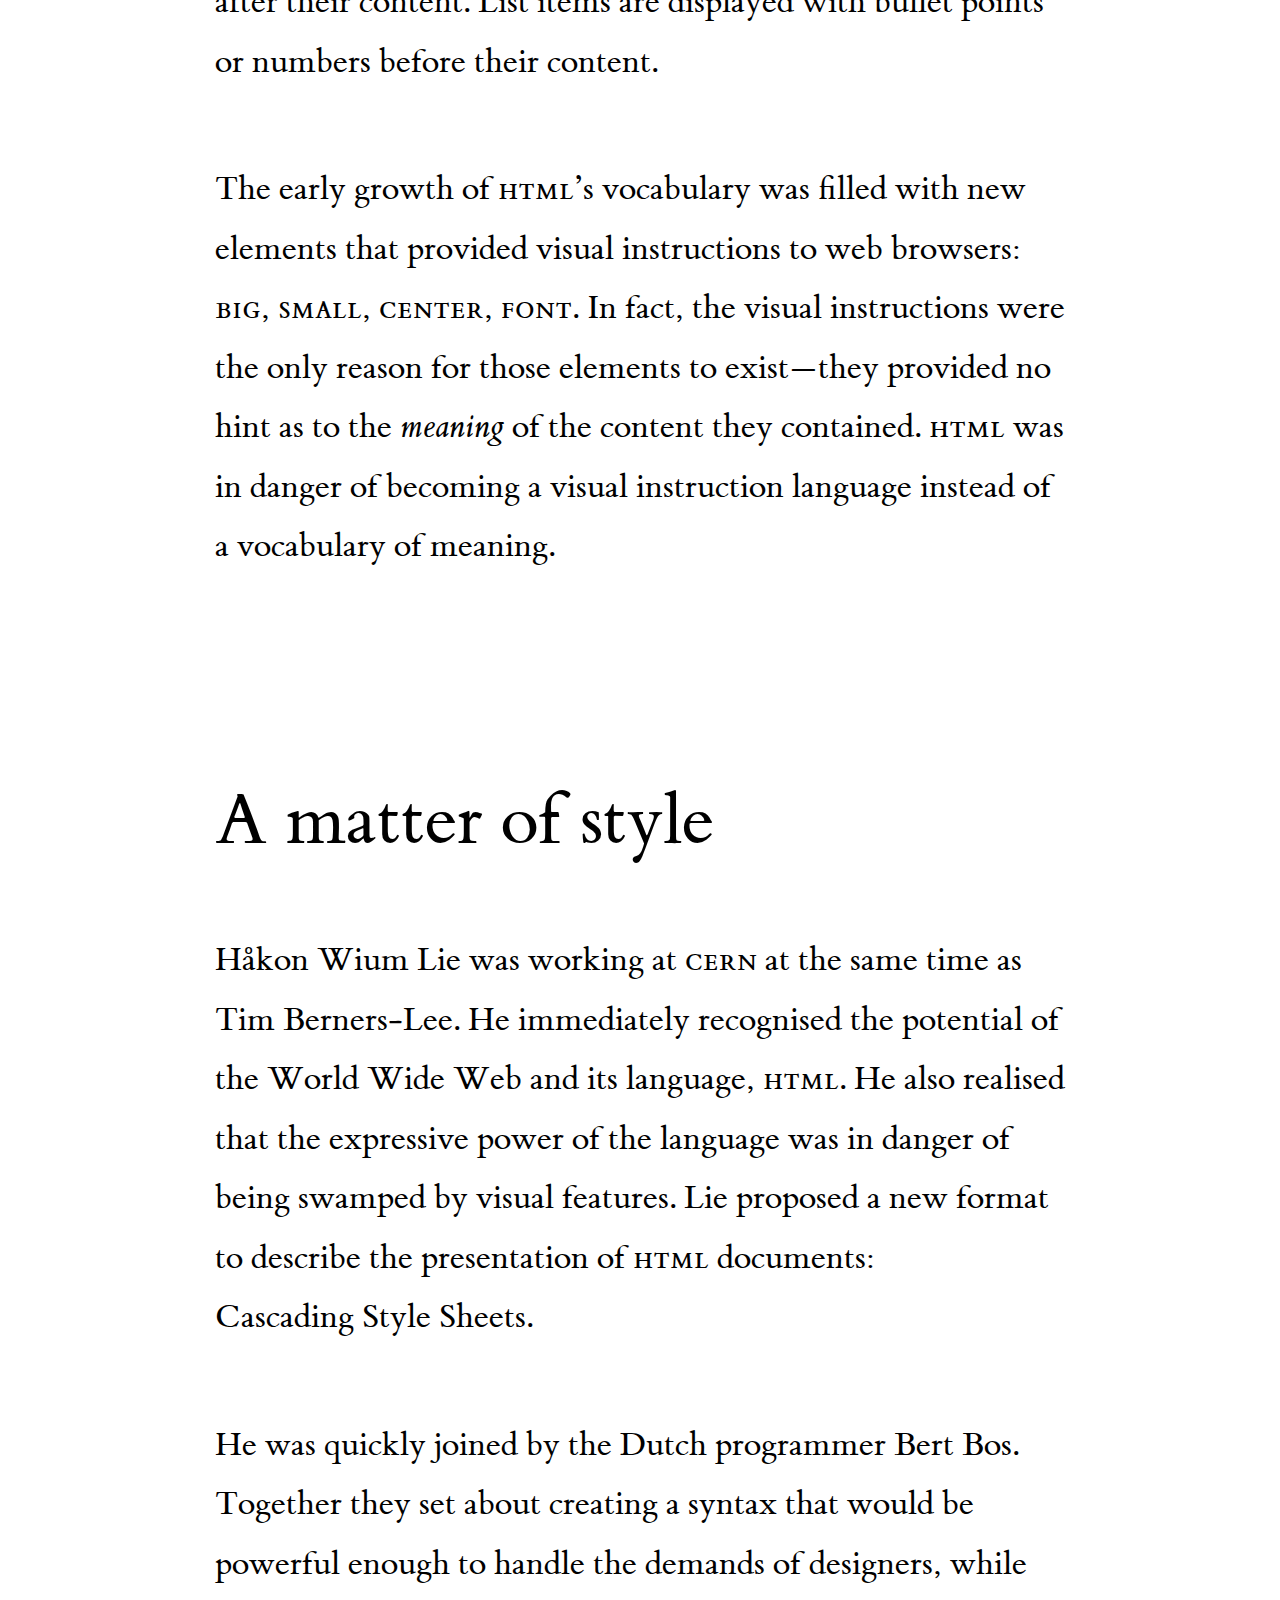
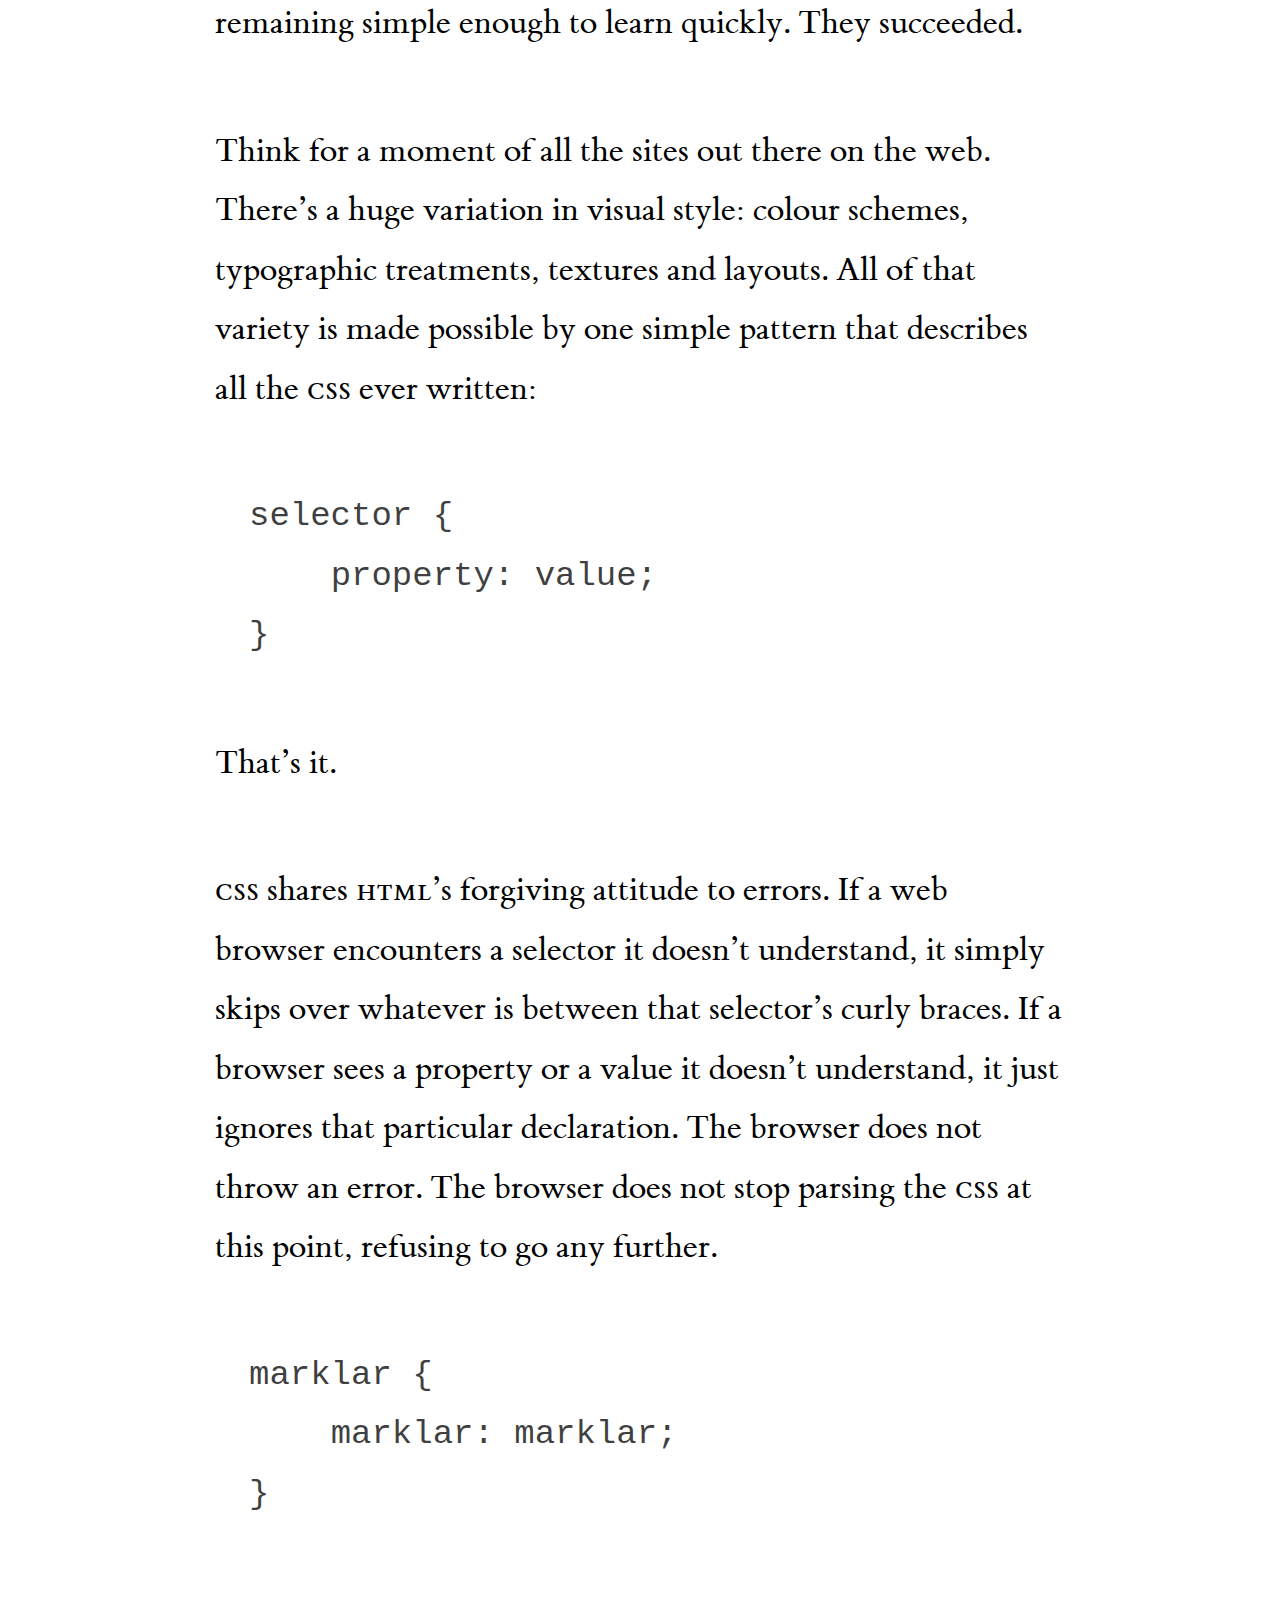
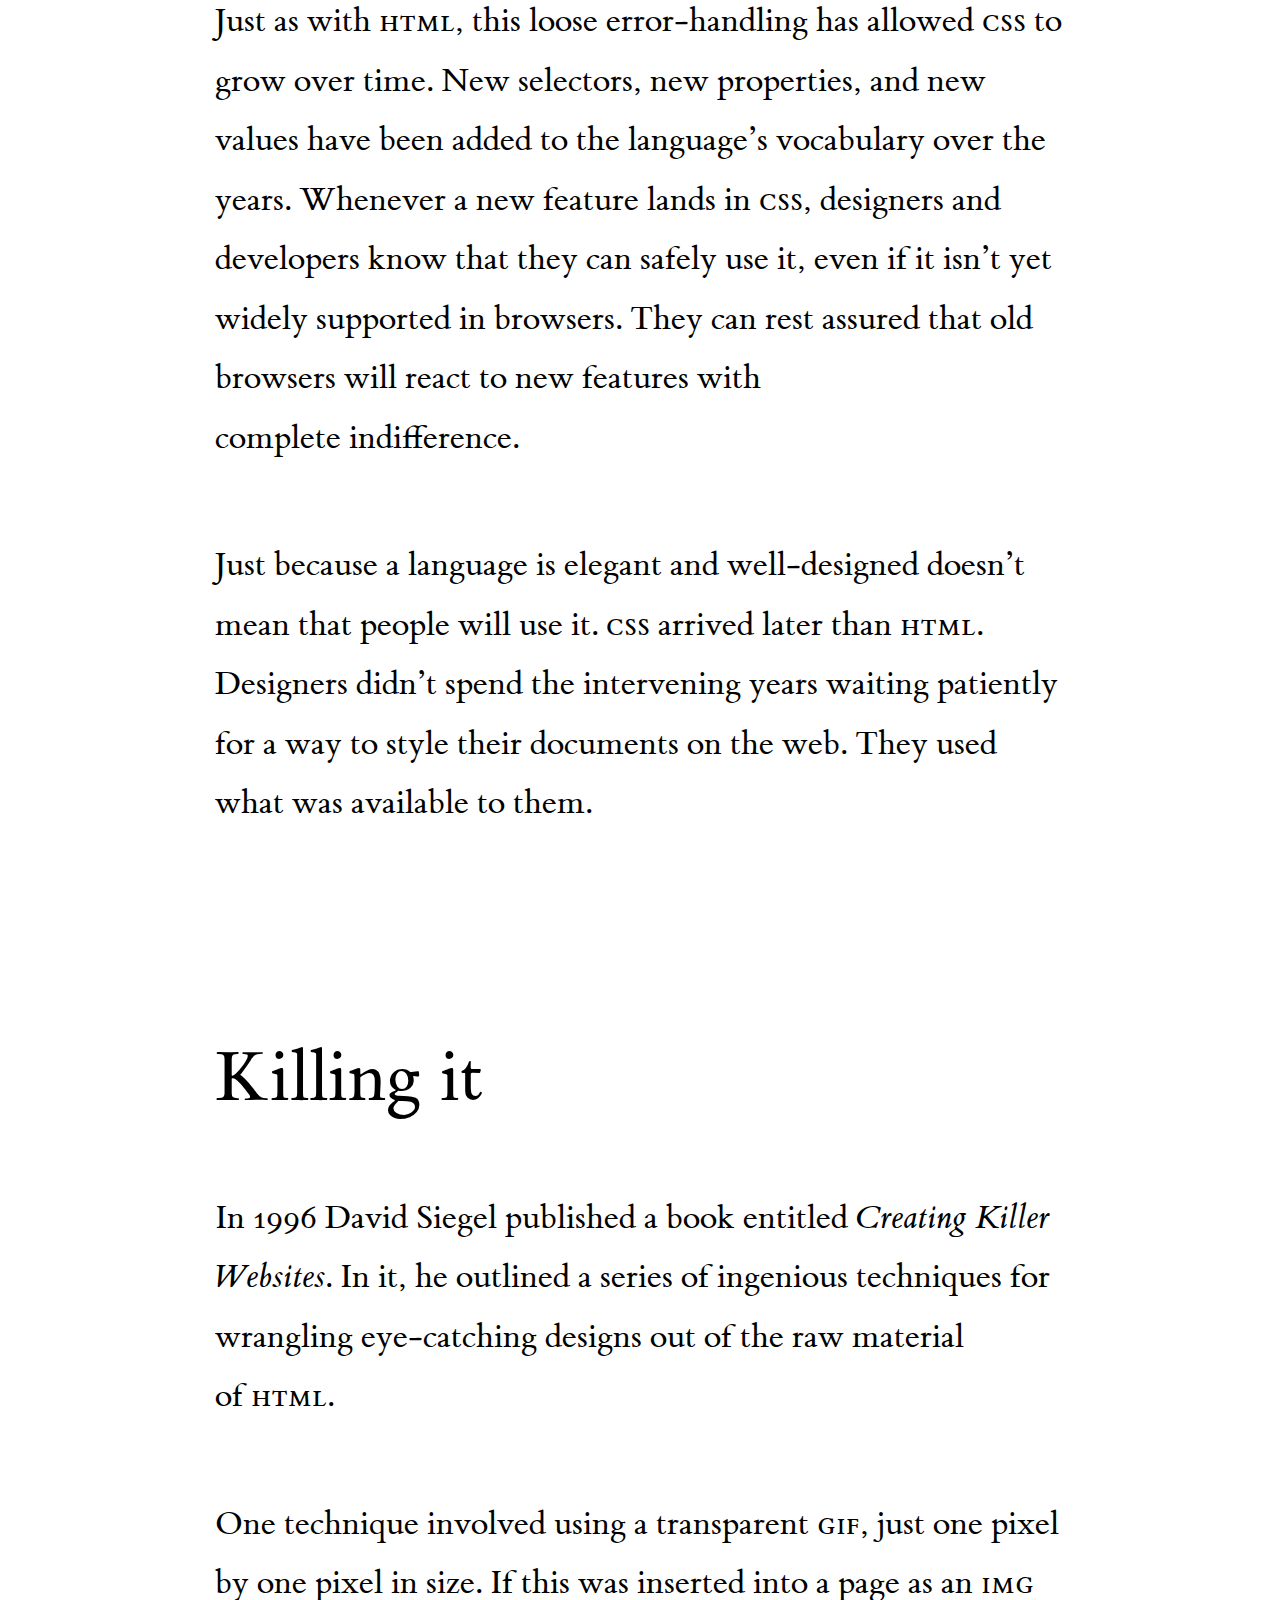
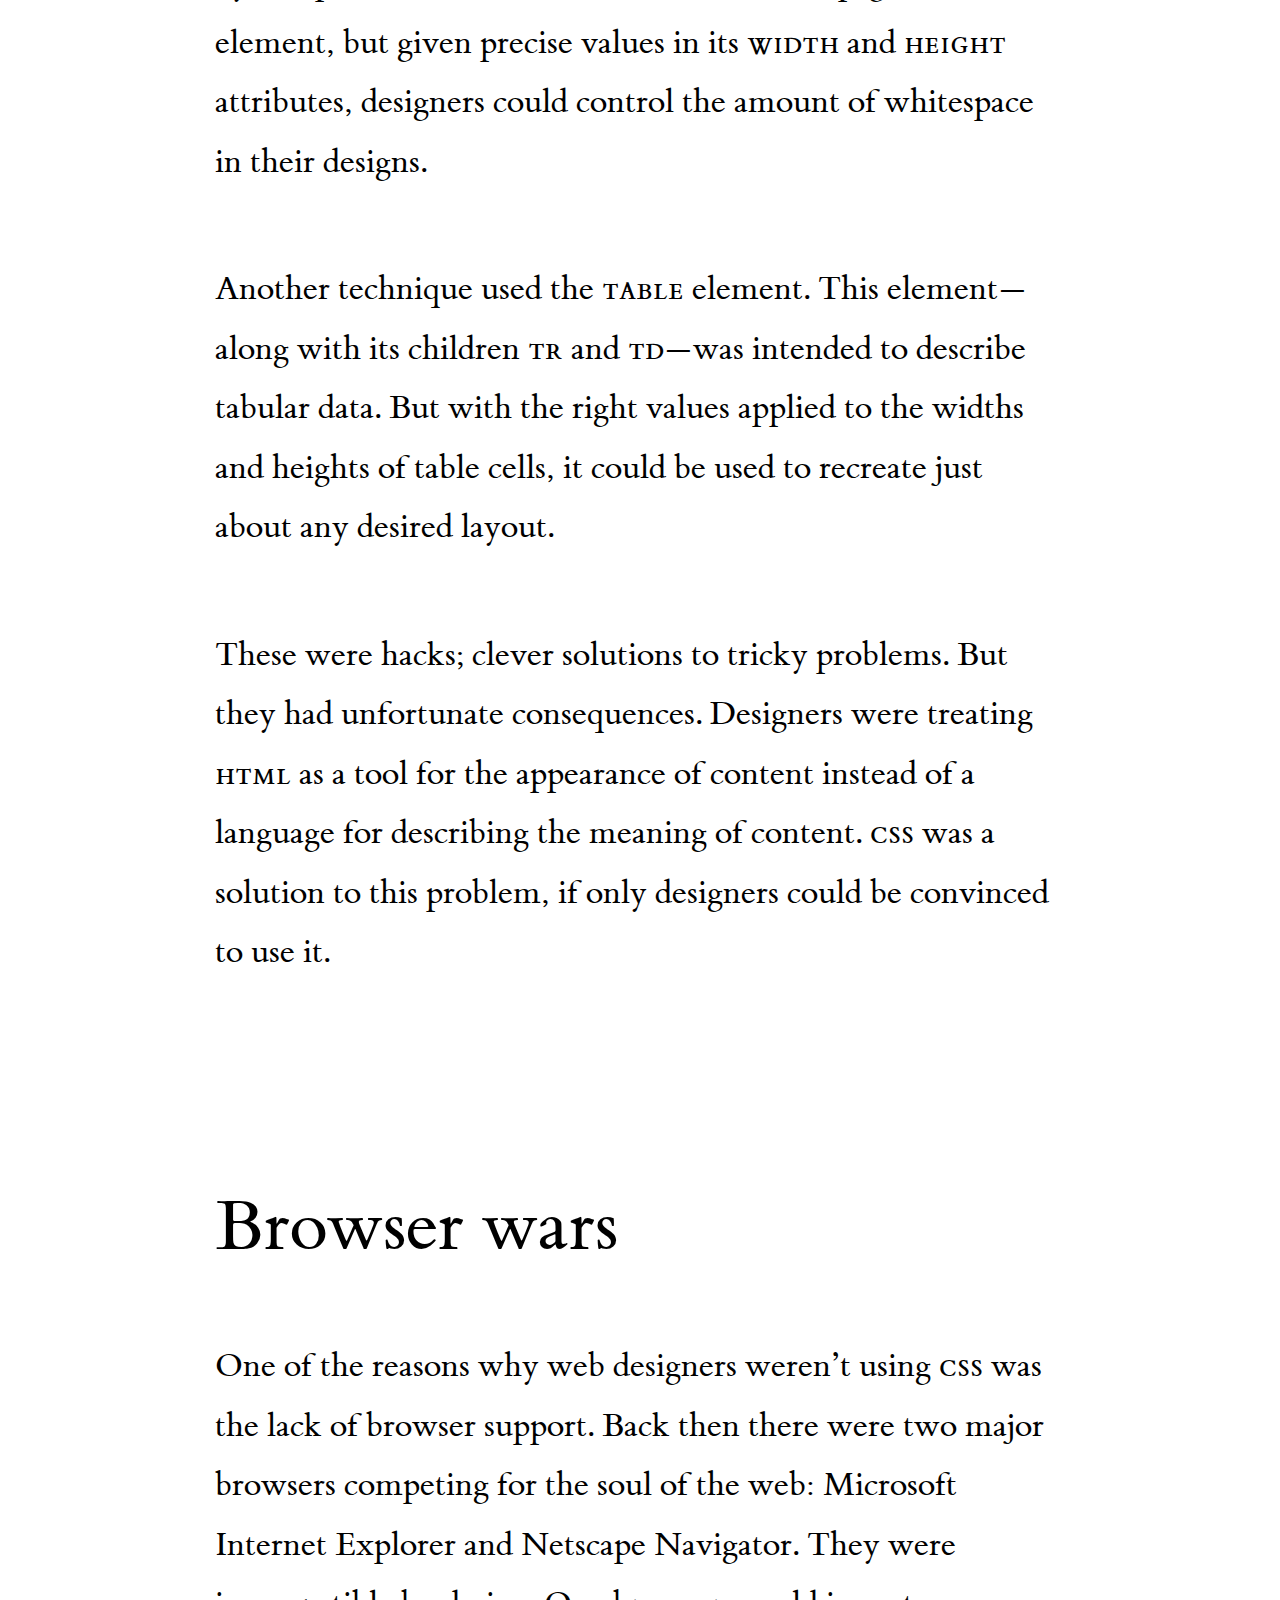
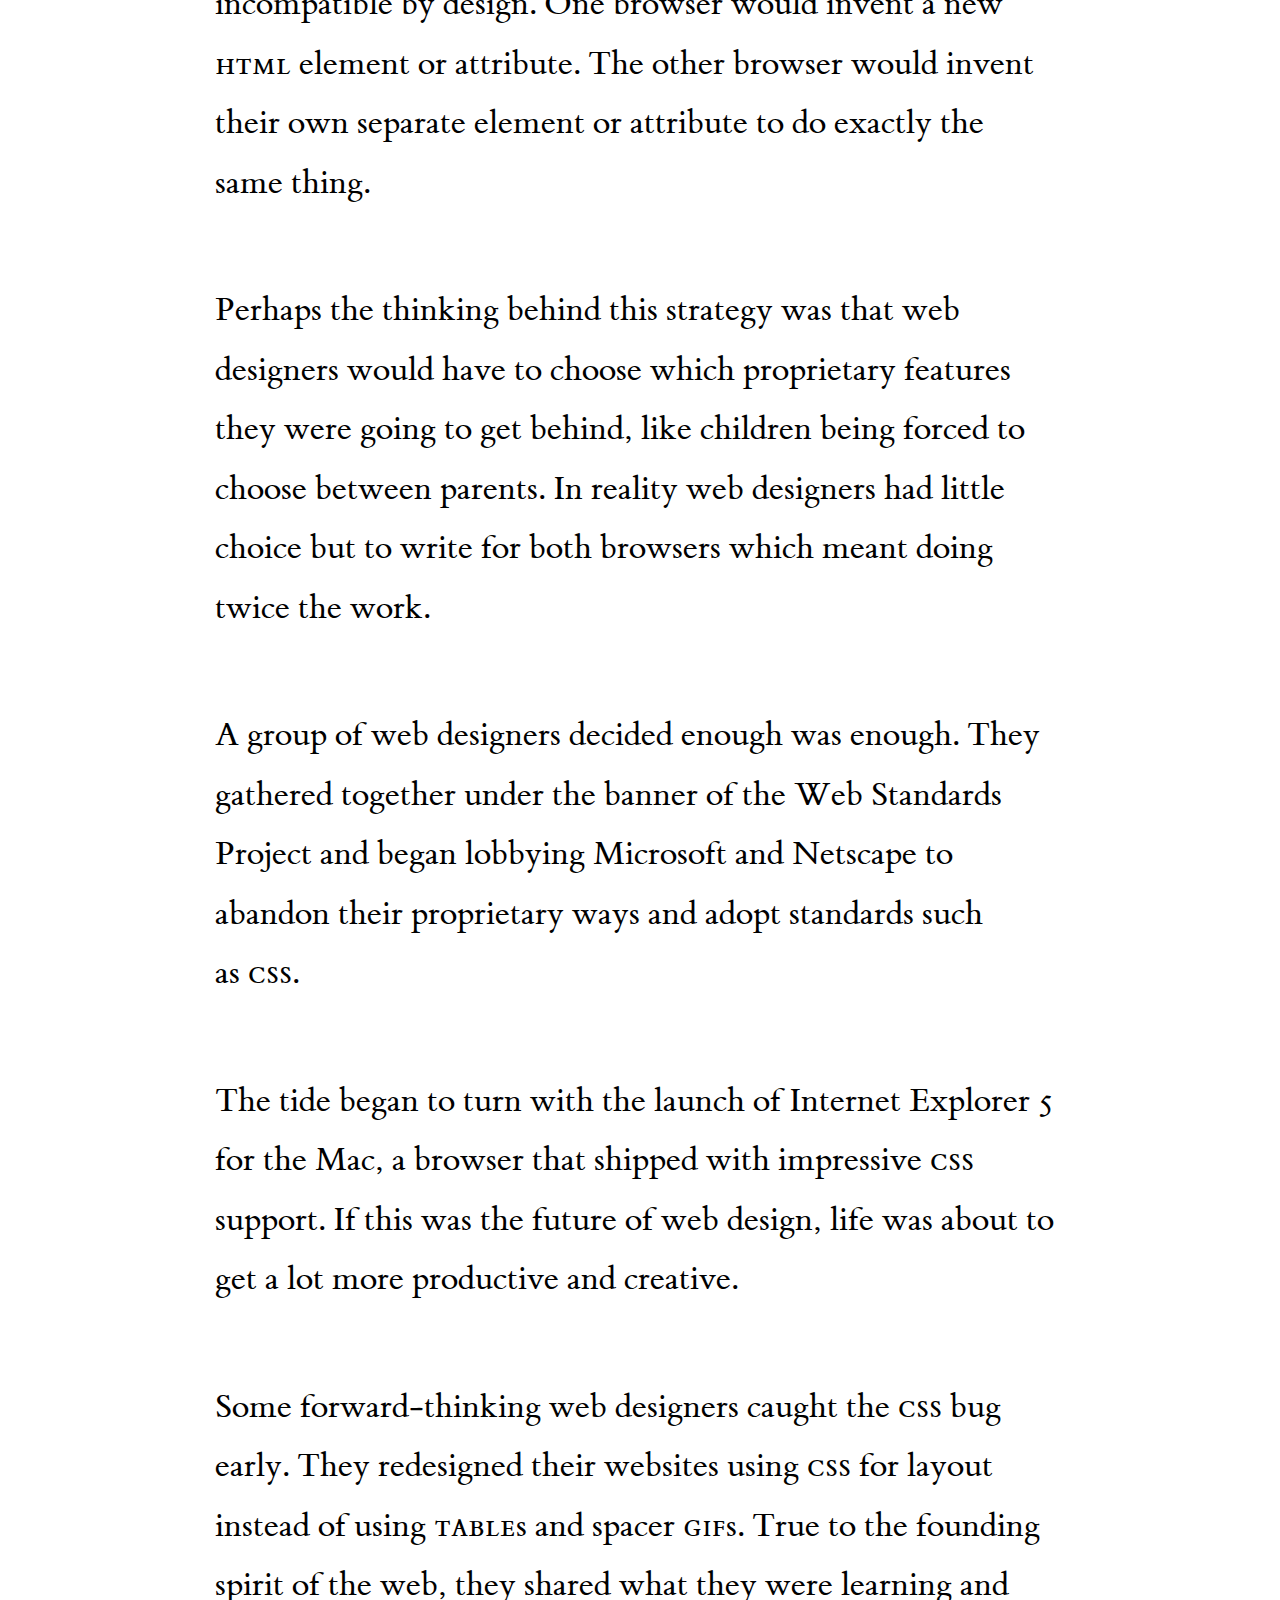
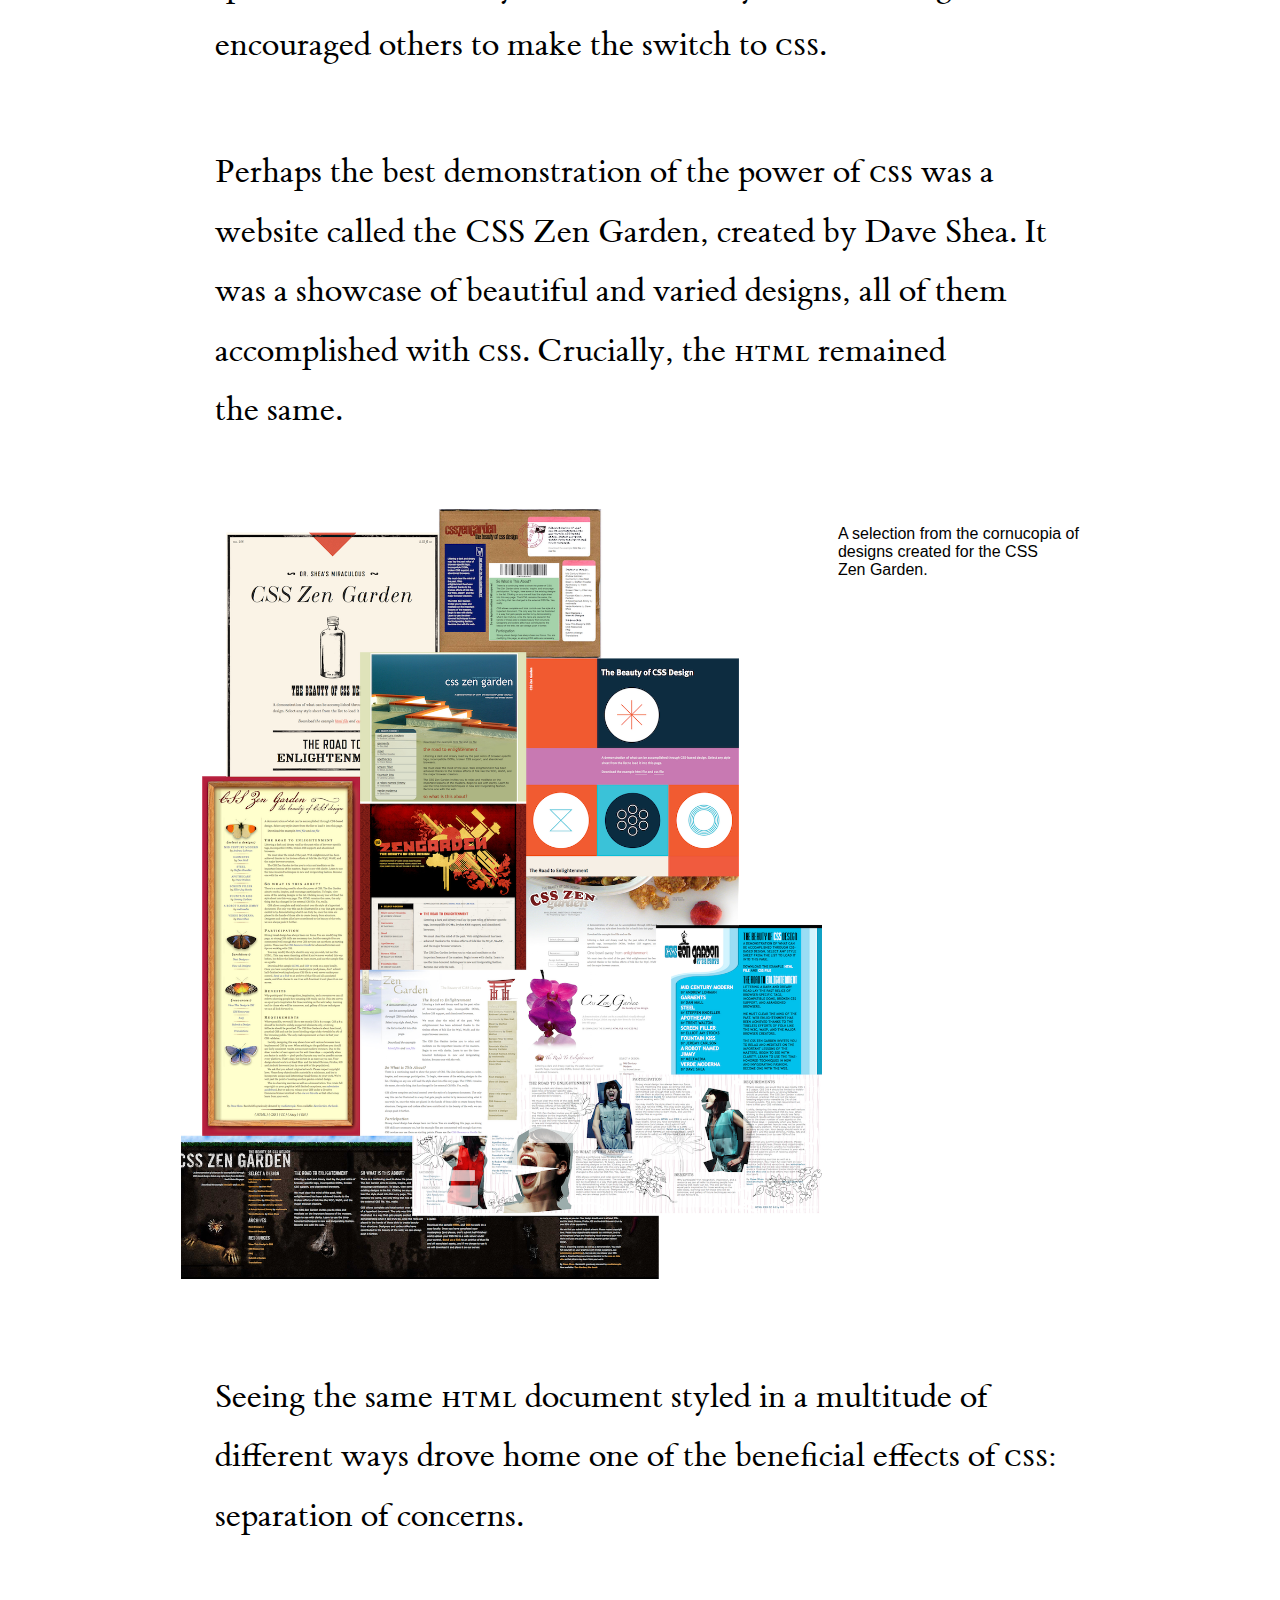
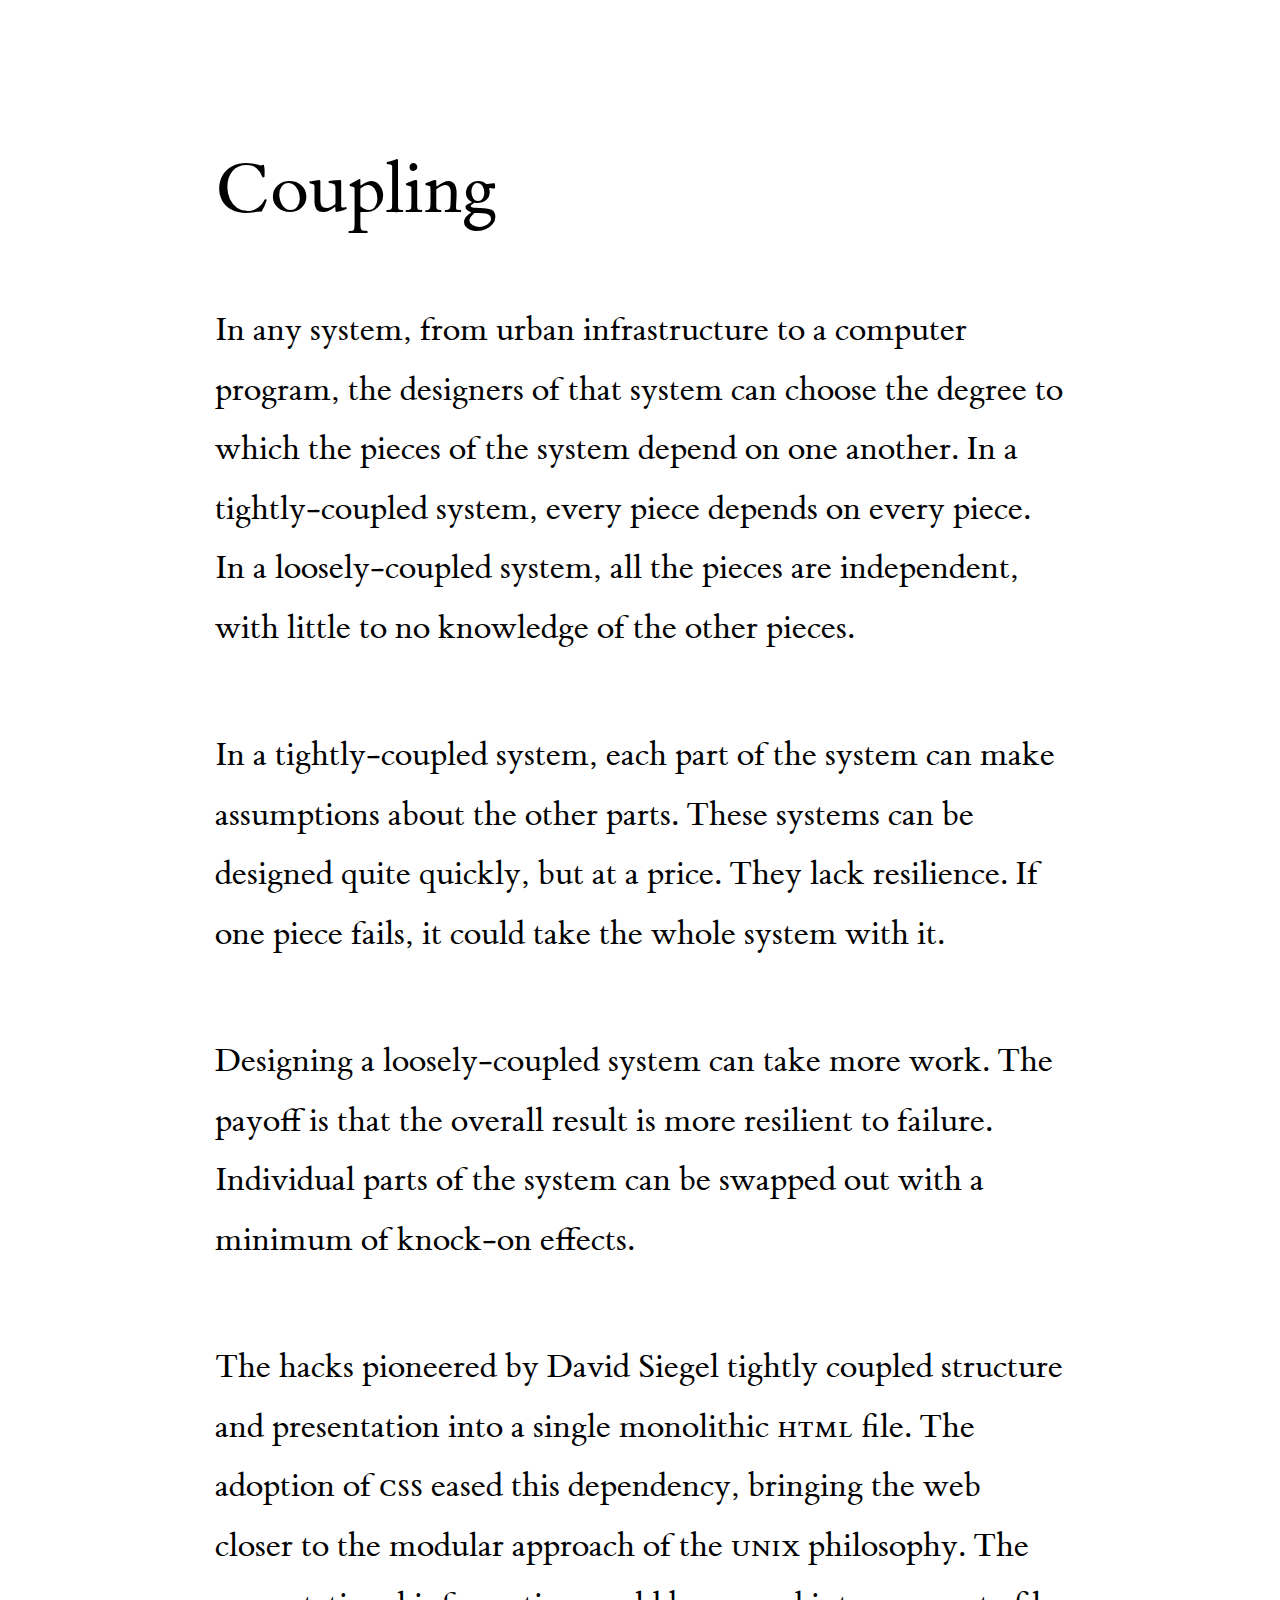
<file: chapter2/index.html>
<!DOCTYPE html>
<html lang="en">
<head>
<meta name="viewport" content="width=device-width, initial-scale=1" />
<meta charset="utf-8" />
<meta name="theme-color" content="#5f7995" />
<meta name="author" content="Jeremy Keith" />
<meta name="description" content="Chapter Two: Materials" />
<meta name="twitter:card" content="summary_large_image" />
<meta name="twitter:site" content="@adactio" />
<meta name="twitter:creator" content="@adactio" />
<meta name="twitter:title" property="og:title" content="Resilient Web Design—Chapter 2" />
<meta name="twitter:description" property="og:description" content="Chapter Two: Materials" />
<meta name="twitter:url" property="og:url" content="https://resilientwebdesign.com/chapter2/" />
<meta name="twitter:image" property="og:image" content="https://resilientwebdesign.com/chapter2/images/medium/zengarden.png" />
<title>Resilient Web Design—Chapter 2</title>
<link rel="preload" href="../fonts/etbookot-roman-webfont.woff2" crossorigin type="font/woff2" as="font" />
<link rel="preload" href="../js/scripts.js" as="script" />
<link rel="stylesheet" href="../css/styles.css" />
<link rel="contents" href="../contents/" />
<link rel="author" href="../author/" />
<link rel="prev" href="../chapter1/" />
<link rel="next prefetch" href="../chapter3/" />
<link rel="license" href="https://creativecommons.org/licenses/by-sa/4.0/" />
<link rel="amphtml" href="amp.html" />
<link rel="manifest" href="../manifest.json" />
<link rel="icon shortcut" href="../images/icon512.png" sizes="512x512" type="image/png" />
<link rel="apple-touch-icon" href="../images/icon512.png" type="image/png" />
<link rel="icon" href="../favicon.ico" type="image/x-icon" />
</head>
<body>

<header>
<a href="../">Resilient Web Design</a>
</header>

<main>

<h1><span>Chapter 2:</span> Materials</h1>

<p>At the risk of teaching grandmother to suck eggs, I’d like you to think about what happens when a browser parses an <abbr>HTML</abbr> element. Take, for example, a paragraph element with some text inside it. There’s an opening <code class="markup element">P</code> tag, a closing <code class="markup element">P</code> tag, and between those tags, there’s the text.</p>

<pre><code>&lt;p&gt;some text&lt;/p&gt;</code></pre>

<p>A web browser encountering this element will display the text between the opening and closing tags. Now consider what happens when that same web browser encounters an element it doesn’t recognise.</p>

<pre><code>&lt;marklar&gt;some more text&lt;/marklar&gt;</code></pre>

<p>Once again, the browser displays the text between the opening and closing tags. What’s interesting here is what the browser doesn’t do. The browser does not throw an error. The browser does not stop parsing the <abbr>HTML</abbr> at this point, refusing to go any further. Instead, it simply ignores the tags and displays the content within.</p>

<p>This liberal attitude to errors allowed the vocabulary of <abbr>HTML</abbr> to grow over time from the original 21 elements to the 121 elements in <abbr>HTML</abbr>5. Whenever a new element is introduced to <abbr>HTML</abbr>, we know exactly how older browsers will treat it; they will ignore the tags and display the content.</p>

<p>That’s a remarkably powerful feature. It allows browsers to implement new <abbr>HTML</abbr> features at different rates. We don’t have to wait for every browser to recognise a new element. Instead we can start using the new element at any time, secure in the knowledge that non‐supporting browsers won’t choke on it.</p>

<pre><code>&lt;main&gt;this text will display in any browser&lt;/main&gt;</code></pre>

<p>If web browsers treat all tags the same way—displaying their contents—then what’s the point of having a vocabulary of elements in <abbr>HTML</abbr>?</p>

<section aria-labelledby="themeaningofmarkup">

<h2 id="themeaningofmarkup">The meaning of markup</h2>

<p>Some <abbr>HTML</abbr> elements are literally meaningless. The <code class="markup element">SPAN</code> element says nothing about the contents within it. As far as a web browser is concerned, you may as well use a non‐existent <code class="markup element">MARKLAR</code> element. But that’s the exception. Most <abbr>HTML</abbr> elements exist for a reason. They have been created and agreed upon in order to account for specific situations that authors like you and I are likely to encounter.</p>

<p>There are obviously special elements, like the <code class="markup element">A</code> element, that come bundled with superpowers. In the case of the <code class="markup element">A</code> element, its superpower lies in the <code class="markup attribute">HREF</code> attribute that allows us to link out to any other resource on the web. Other elements like <code class="markup element">INPUT</code>, <code class="markup element">SELECT</code>, <code class="markup element">TEXTAREA</code>, and <code class="markup element">BUTTON</code> have their own superpowers, allowing people to enter data and submit it to a web server.</p>

<p>Then there are elements that describe the kind of content they contain. The contents of a <code class="markup element">P</code> element should be considered a paragraph of text. The contents of an <code class="markup element">LI</code> element should be considered as an item in a list. Browsers display the contents of these elements with some visual hints as to their meaning. Paragraphs are displayed with whitespace before and after their content. List items are displayed with bullet points or numbers before their content.</p>

<p>The early growth of <abbr>HTML</abbr>’s vocabulary was filled with new elements that provided visual instructions to web browsers: <code class="markup element">BIG</code>, <code class="markup element">SMALL</code>, <code class="markup element">CENTER</code>, <code class="markup element">FONT</code>. In fact, the visual instructions were the only reason for those elements to exist—they provided no hint as to the <em>meaning</em> of the content they contained. <abbr>HTML</abbr> was in danger of becoming a visual instruction language instead of a vocabulary of meaning.</p>

</section>

<section aria-labelledby="amatterofstyle">

<h2 id="amatterofstyle">A matter of style</h2>

<p><span id="Håkon%20Wium%20Lie">Håkon Wium Lie</span> was working at <abbr>CERN</abbr> at the same time as Tim Berners‐Lee. He immediately recognised the potential of the World Wide Web and its language, <abbr>HTML</abbr>. He also realised that the expressive power of the language was in danger of being swamped by visual features. Lie proposed a new format to describe the presentation of <abbr>HTML</abbr> documents: Cascading Style Sheets.</p>

<p>He was quickly joined by the Dutch programmer <span id="Bert%20Bos">Bert Bos</span>. Together they set about creating a syntax that would be powerful enough to handle the demands of designers, while remaining simple enough to learn quickly. They succeeded.</p>

<p>Think for a moment of all the sites out there on the web. There’s a huge variation in visual style: colour schemes, typographic treatments, textures and layouts. All of that variety is made possible by one simple pattern that describes all the <abbr id="CSS">CSS</abbr> ever written:</p>

<pre><code>selector {
    property: value;
}</code></pre>

<p>That’s it.</p>

<p><abbr>CSS</abbr> shares <abbr>HTML</abbr>’s forgiving attitude to errors. If a web browser encounters a selector it doesn’t understand, it simply skips over whatever is between that selector’s curly braces. If a browser sees a property or a value it doesn’t understand, it just ignores that particular declaration. The browser does not throw an error. The browser does not stop parsing the <abbr>CSS</abbr> at this point, refusing to go any further.</p>

<pre><code>marklar {
    marklar: marklar;
}</code></pre>

<p>Just as with <abbr>HTML</abbr>, this loose error‐handling has allowed <abbr>CSS</abbr> to grow over time. New selectors, new properties, and new values have been added to the language’s vocabulary over the years. Whenever a new feature lands in <abbr>CSS</abbr>, designers and developers know that they can safely use it, even if it isn’t yet widely supported in browsers. They can rest assured that old browsers will react to new features with complete indifference.</p>

<p>Just because a language is elegant and well‐designed doesn’t mean that people will use it. <abbr>CSS</abbr> arrived later than <abbr>HTML</abbr>. Designers didn’t spend the intervening years waiting patiently for a way to style their documents on the web. They used what was available to them.</p>

</section>

<section aria-labelledby="killingit">

<h2 id="killingit">Killing it</h2>

<p>In 1996 <span id="David%20Siegel">David Siegel</span> published a book entitled <cite id="Creating%20Killer%20Websites">Creating Killer Websites</cite>. In it, he outlined a series of ingenious techniques for wrangling eye‐catching designs out of the raw material of <abbr>HTML</abbr>.</p>

<p>One technique involved using a transparent <abbr>GIF</abbr>, just one pixel by one pixel in size. If this was inserted into a page as an <code class="markup element">IMG</code> element, but given precise values in its <code class="markup attribute">WIDTH</code> and <code class="markup attribute">HEIGHT</code> attributes, designers could control the amount of whitespace in their designs.</p>

<p>Another technique used the <code class="markup element">TABLE</code> element. This element—along with its children <code class="markup element">TR</code> and <code class="markup element">TD</code>—was intended to describe tabular data. But with the right values applied to the widths and heights of table cells, it could be used to recreate just about any desired layout.</p>

<p>These were hacks; clever solutions to tricky problems. But they had unfortunate consequences. Designers were treating <abbr>HTML</abbr> as a tool for the appearance of content instead of a language for describing the meaning of content. <abbr>CSS</abbr> was a solution to this problem, if only designers could be convinced to use it.</p>

</section>

<section aria-labelledby="browserwars">

<h2 id="browserwars">Browser wars</h2>

<p>One of the reasons why web designers weren’t using <abbr>CSS</abbr> was the lack of browser support. Back then there were two major browsers competing for the soul of the web: Microsoft Internet Explorer and Netscape Navigator. They were incompatible by design. One browser would invent a new <abbr>HTML</abbr> element or attribute. The other browser would invent their own separate element or attribute to do exactly the same thing.</p>

<p>Perhaps the thinking behind this strategy was that web designers would have to choose which proprietary features they were going to get behind, like children being forced to choose between parents. In reality web designers had little choice but to write for both browsers which meant doing twice the work.</p>

<p>A group of web designers decided enough was enough. They gathered together under the banner of the <span id="Web%20Standards%20Project">Web Standards Project</span> and began lobbying Microsoft and Netscape to abandon their proprietary ways and adopt standards such as <abbr>CSS</abbr>.</p>

<p>The tide began to turn with the launch of Internet Explorer 5 for the Mac, a browser that shipped with impressive <abbr>CSS</abbr> support. If this was the future of web design, life was about to get a lot more productive and creative.</p>

<p>Some forward‐thinking web designers caught the <abbr>CSS</abbr> bug early. They redesigned their websites using <abbr>CSS</abbr> for layout instead of using <code class="markup element">TABLE</code>s and spacer <abbr>GIF</abbr>s. True to the founding spirit of the web, they shared what they were learning and encouraged others to make the switch to <abbr>CSS</abbr>.</p>

<p>Perhaps the best demonstration of the power of <abbr>CSS</abbr> was a website called the <span id="CSS%20Zen%20Garden">CSS Zen Garden</span>, created by <span id="Dave%20Shea">Dave Shea</span>. It was a showcase of beautiful and varied designs, all of them accomplished with <abbr>CSS</abbr>. Crucially, the <abbr>HTML</abbr> remained the same.</p>

<figure>
<picture>
<source media="all and (min-width: 75em)" srcset="images/large/zengarden.png" />
<source media="all and (min-width: 50em)" srcset="images/medium/zengarden.png, images/large/zengarden.png 1.5x" />
<img src="images/small/zengarden.png" alt="A montage of screenshots, all very different in appearance." srcset="images/medium/zengarden.png 2x, images/large/zengarden.png 3x" />
</picture>
<figcaption>A selection from the cornucopia of designs created for the CSS Zen Garden.</figcaption>
</figure>

<p>Seeing the same <abbr>HTML</abbr> document styled in a multitude of different ways drove home one of the beneficial effects of <abbr>CSS</abbr>: separation of concerns.</p>

</section>

<section aria-labelledby="coupling">

<h2 id="coupling">Coupling</h2>

<p>In any system, from urban infrastructure to a computer program, the designers of that system can choose the degree to which the pieces of the system depend on one another. In a tightly‐coupled system, every piece depends on every piece. In a loosely‐coupled system, all the pieces are independent, with little to no knowledge of the other pieces.</p>

<p>In a tightly‐coupled system, each part of the system can make assumptions about the other parts. These systems can be designed quite quickly, but at a price. They lack resilience. If one piece fails, it could take the whole system with it.</p>

<p>Designing a loosely‐coupled system can take more work. The payoff is that the overall result is more resilient to failure. Individual parts of the system can be swapped out with a minimum of knock‐on effects.</p>

<p>The hacks pioneered by David Siegel tightly coupled structure and presentation into a single monolithic <abbr>HTML</abbr> file. The adoption of <abbr>CSS</abbr> eased this dependency, bringing the web closer to the modular approach of the <abbr>UNIX</abbr> philosophy. The presentational information could be moved into a separate file: a style sheet. That’s how a single <abbr>HTML</abbr> document at the CSS Zen Garden could have so many different designs applied to it.</p>

<p>The style sheet still needs to have some knowledge of the <abbr>HTML</abbr> document’s structure. Quite often, “hooks” are added into the markup to make it easier to style: specific values of <code class="markup attribute">CLASS</code> or <code class="markup attribute">ID</code> attributes, for example. So <abbr>HTML</abbr> and <abbr>CSS</abbr> aren’t completely decoupled. They form a partnership but they also have an arrangement. The markup document might decide that it wants to try seeing other style sheets sometimes. Meanwhile, the style sheet could potentially be applied to other documents. They are loosely coupled.</p>

</section>

<section aria-labelledby="dancingaboutarchitecture">

<h2 id="dancingaboutarchitecture">Dancing about architecture</h2>

<p>It takes time for a discipline to develop its own design values. Web design is a young discipline indeed. While we slowly begin to form our own set of guiding principles, we can look to other disciplines for inspiration.</p>

<p>The world of architecture has accrued its own set of design values over the years. One of those values is the principle of material honesty. One material should not be used as a substitute for another. Otherwise the end result is deceptive.</p>

<p>Using <code class="markup element">TABLE</code>s for layout is materially dishonest. The <code class="markup element">TABLE</code> element is intended for marking up the structure of tabular data. The end result of using <code class="markup element">TABLE</code>s, <code class="markup element">FONT</code> elements, and spacer <abbr>GIF</abbr>s is a façade. At first glance everything looks fine, but it won’t stand up to scrutiny. As soon as such a website is stress‐tested by actual usage across a range of browsers, the façade crumbles.</p>

<p>Using <abbr>CSS</abbr> for presentation is materially honest—that’s the intended use of <abbr>CSS</abbr>. It also allows <abbr>HTML</abbr> to be materially honest. Instead of trying to fulfil two roles—structure and presentation—<abbr>HTML</abbr> can return to fulfilling its true purpose, marking up the meaning of content.</p>

<p>It’s still possible to use (or abuse) <abbr>CSS</abbr> to be materially dishonest. For the longest time, there was no easy way to add rounded corners to an element using <abbr>CSS</abbr>. Instead, web designers found ways to hack around the problem, putting background images on the element to simulate the same end effect. It worked up to a point, but just like the spacer <abbr>GIF</abbr> hack, it was a façade. Then the <code class="css property">border‐radius</code> property arrived. Now designers can have their rounded corners in a materially honest way.</p>

<p>Crucially, designers were able to use new properties like <code class="css property">border‐radius</code> long before every web browser supported them. That’s all thanks to the liberal error‐handling model of <abbr>CSS</abbr>. Newer browsers would display the rounded corners. Older browsers would not throw an error. Older browsers would not stop parsing the <abbr>CSS</abbr> and refuse to parse any further. They would simply ignore the instructions they didn’t understand and move on. No harm, no foul.</p>

<p>Of course this means that the resulting website will look different in different browsers. Some people will see rounded corners. Others won’t.</p>

<p>And that’s okay.</p>

</section>

<aside>
<h2>References</h2>
<ol>
<li><a href="http://www.xml.com/pub/a/w3j/s1.people.html"><cite>The Web is Ruined and I Ruined it</cite></a> by David Siegel</li>
<li><a href="http://www.csszengarden.com/">CSS Zen Garden</a> by Dave Shea</li>
</ol>
</aside>

</main>

<nav>
<a href="../chapter3/" rel="next"><cite><span>Chapter 3:</span> Visions</cite></a>
<ol start="0">
<li><a href="../introduction/"><cite>Introduction</cite></a></li>
<li><a href="../chapter1/"><cite><span>Chapter 1</span> Foundations</cite></a></li>
<li><a href="../chapter2/"><cite><span>Chapter 2</span> Materials</cite></a></li>
<li><a href="../chapter3/"><cite><span>Chapter 3</span> Visions</cite></a></li>
<li><a href="../chapter4/"><cite><span>Chapter 4</span> Languages</cite></a></li>
<li><a href="../chapter5/"><cite><span>Chapter 5</span> Layers</cite></a></li>
<li><a href="../chapter6/"><cite><span>Chapter 6</span> Steps</cite></a></li>
<li><a href="../chapter7/"><cite><span>Chapter 7</span> Challenges</cite></a></li>
<li><a href="../author/" rel="author"><cite>About the author</cite></a></li>
<li><a href="../index/"><cite>Index</cite></a></li>
</ol>
</nav>

<footer>
<p><cite>Resilient Web Design</cite> was written and produced by <a href="https://adactio.com" class="v‐card">Jeremy Keith</a>, and typeset in <a href="https://edwardtufte.github.io/et-book/"><abbr>ET</abbr> Book</a>.</p>
<p><small>Licensed under a <a rel="license" href="https://creativecommons.org/licenses/by-sa/4.0/">Creative Commons Attribution‐ShareAlike 4.0 International License</a>.</small></p>
</footer>

<script src="../js/scripts.js" defer></script>
</body>
</html>
</file>
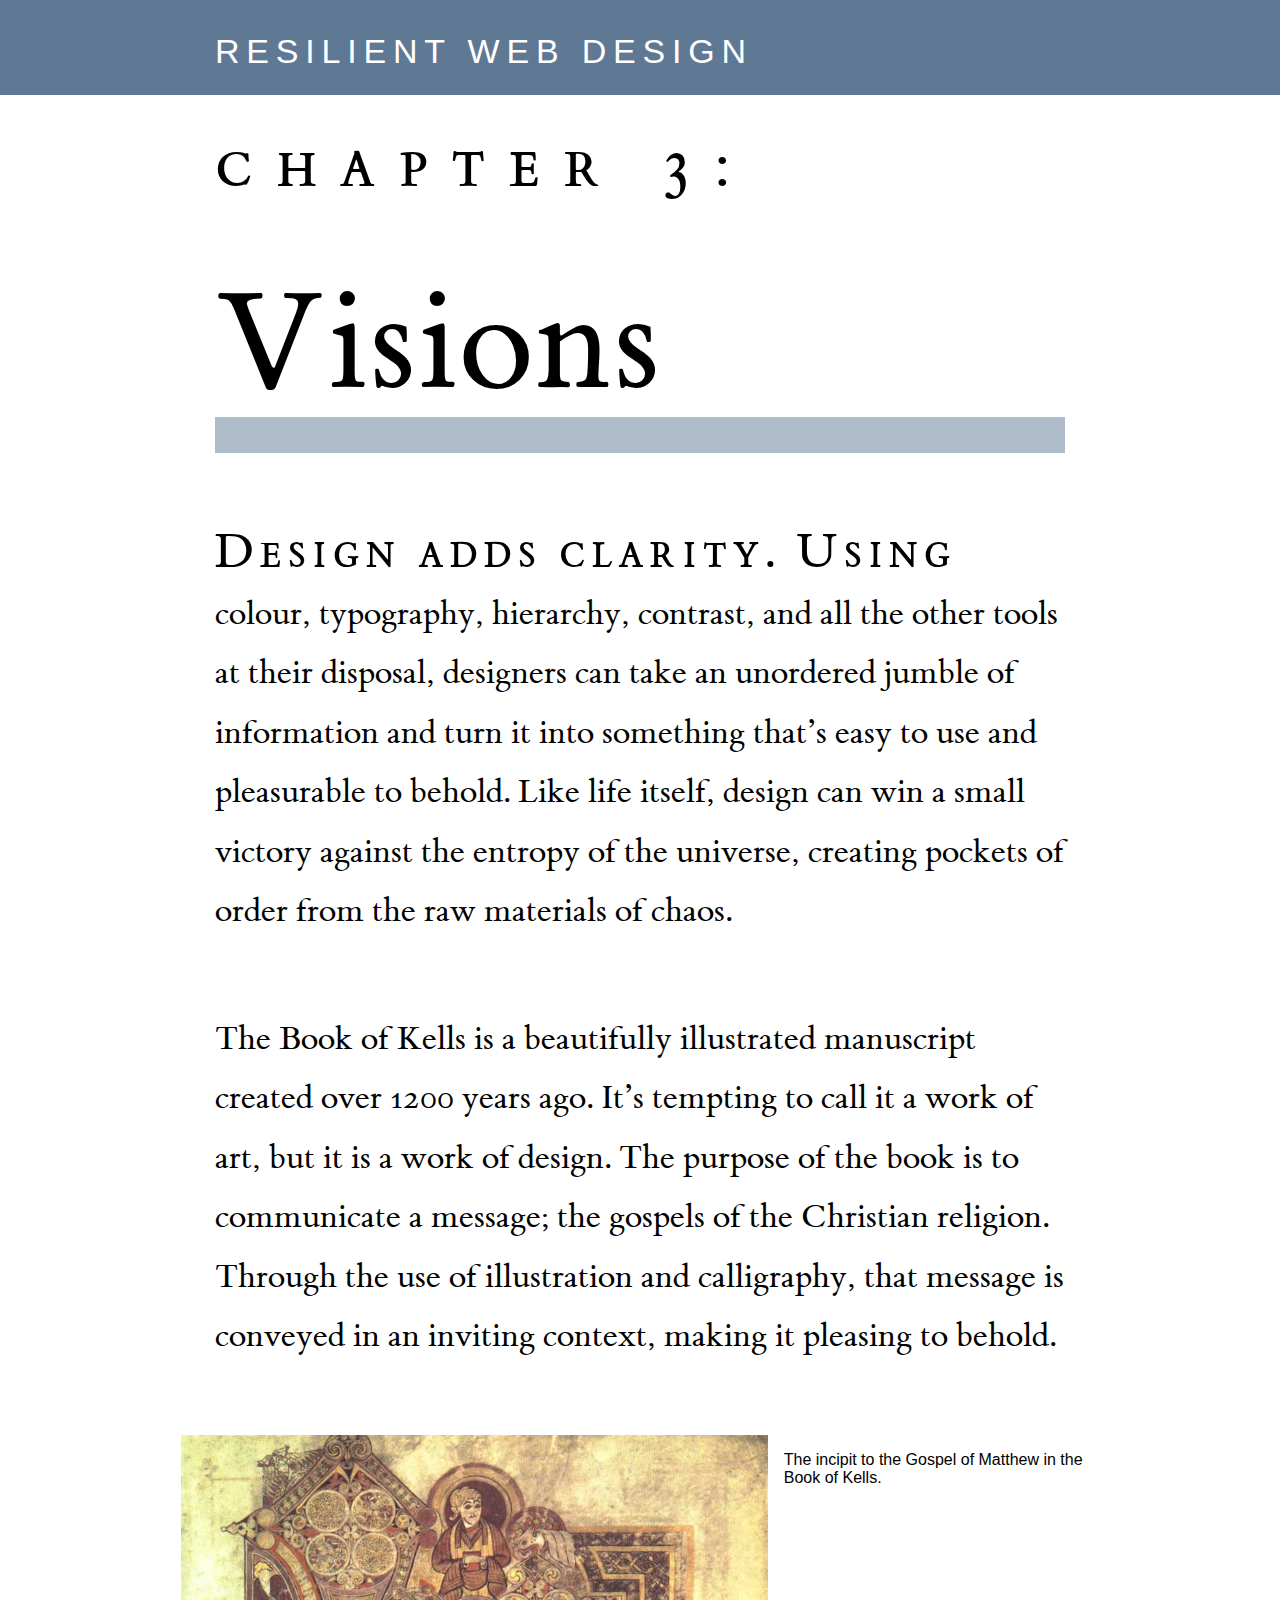
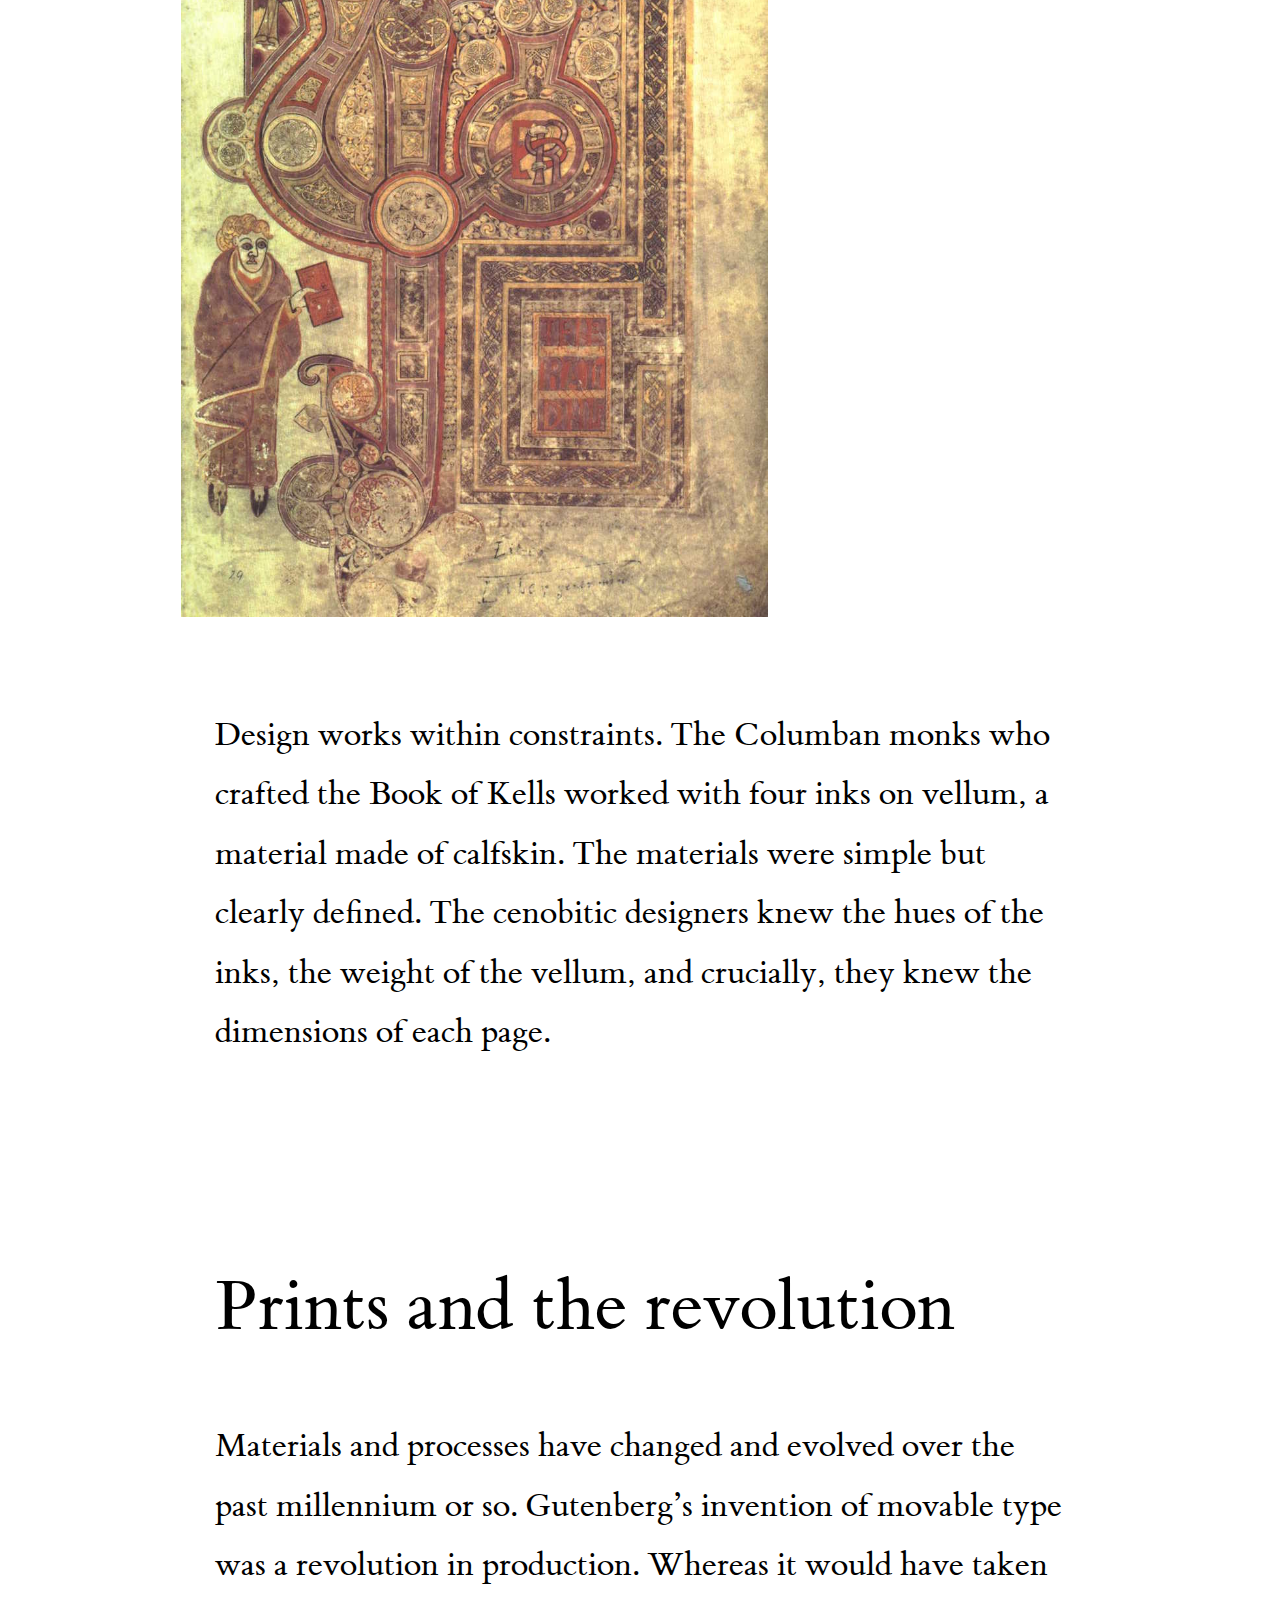
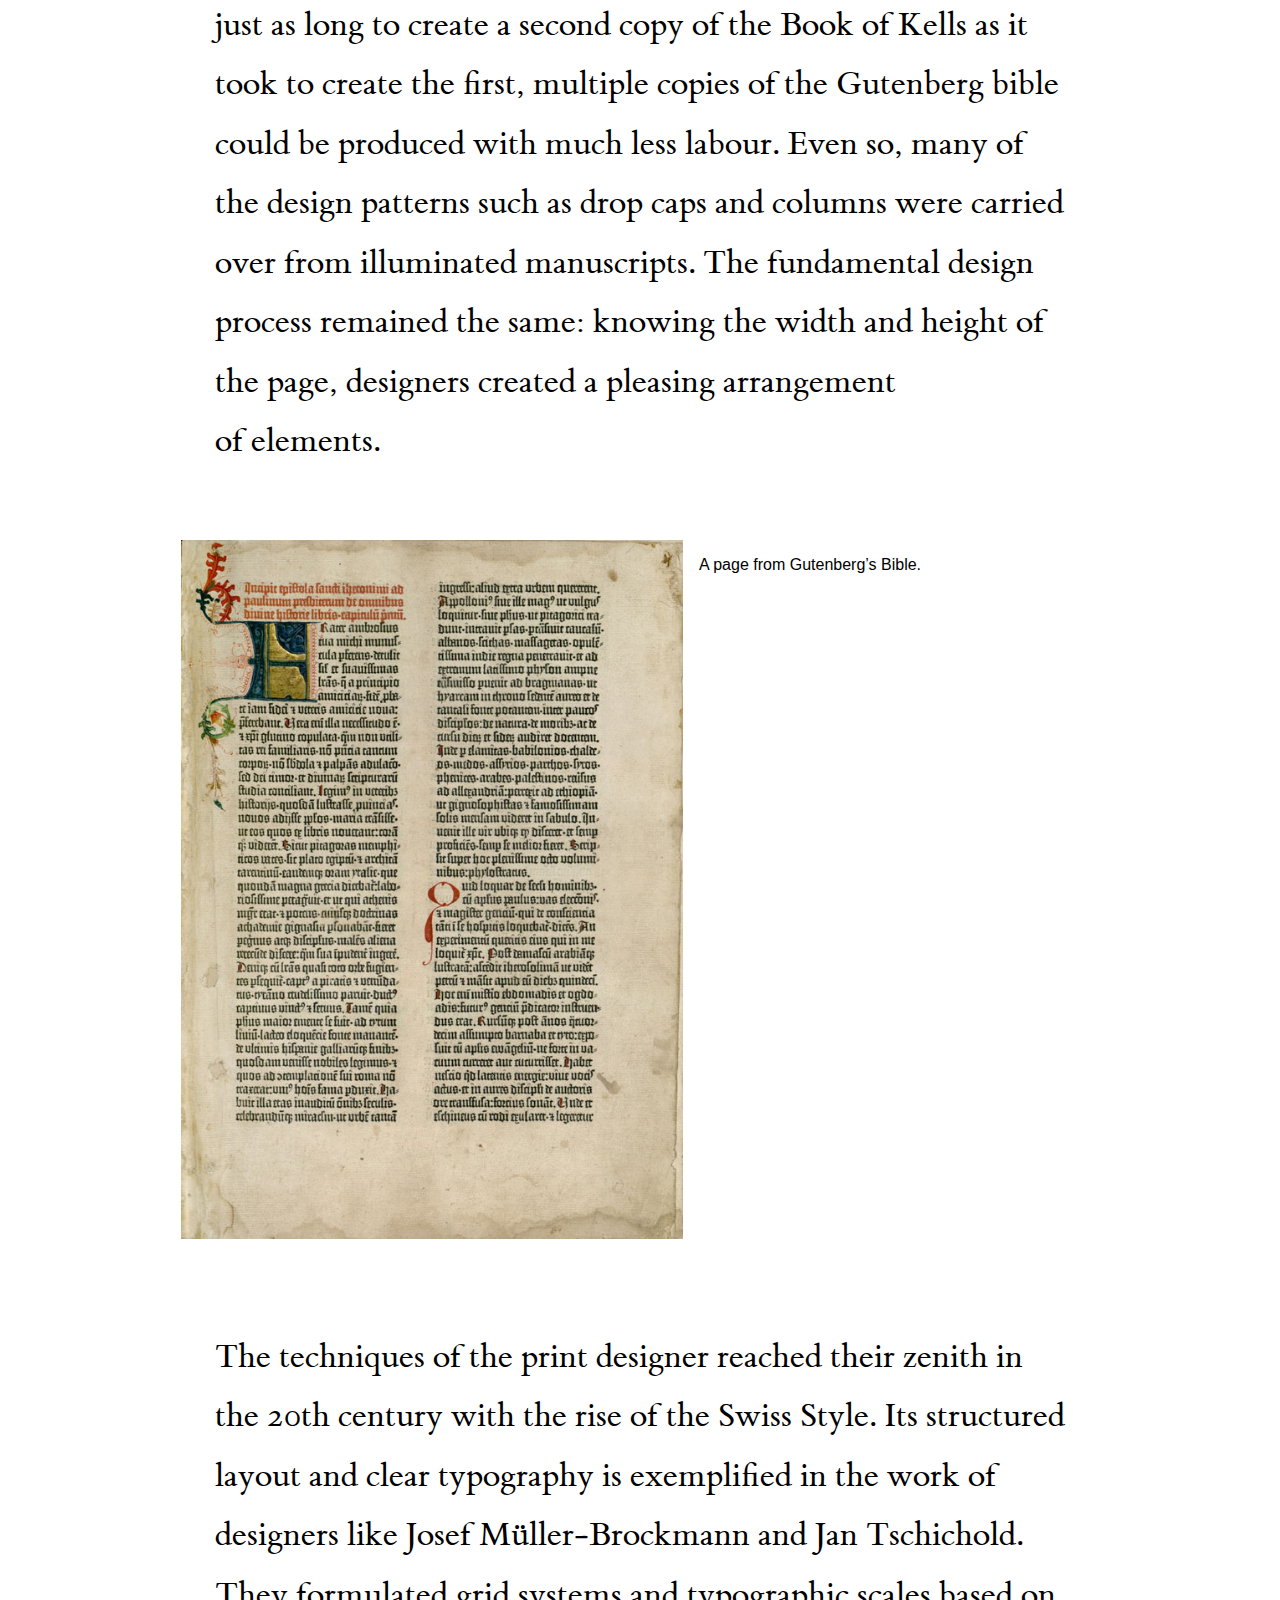
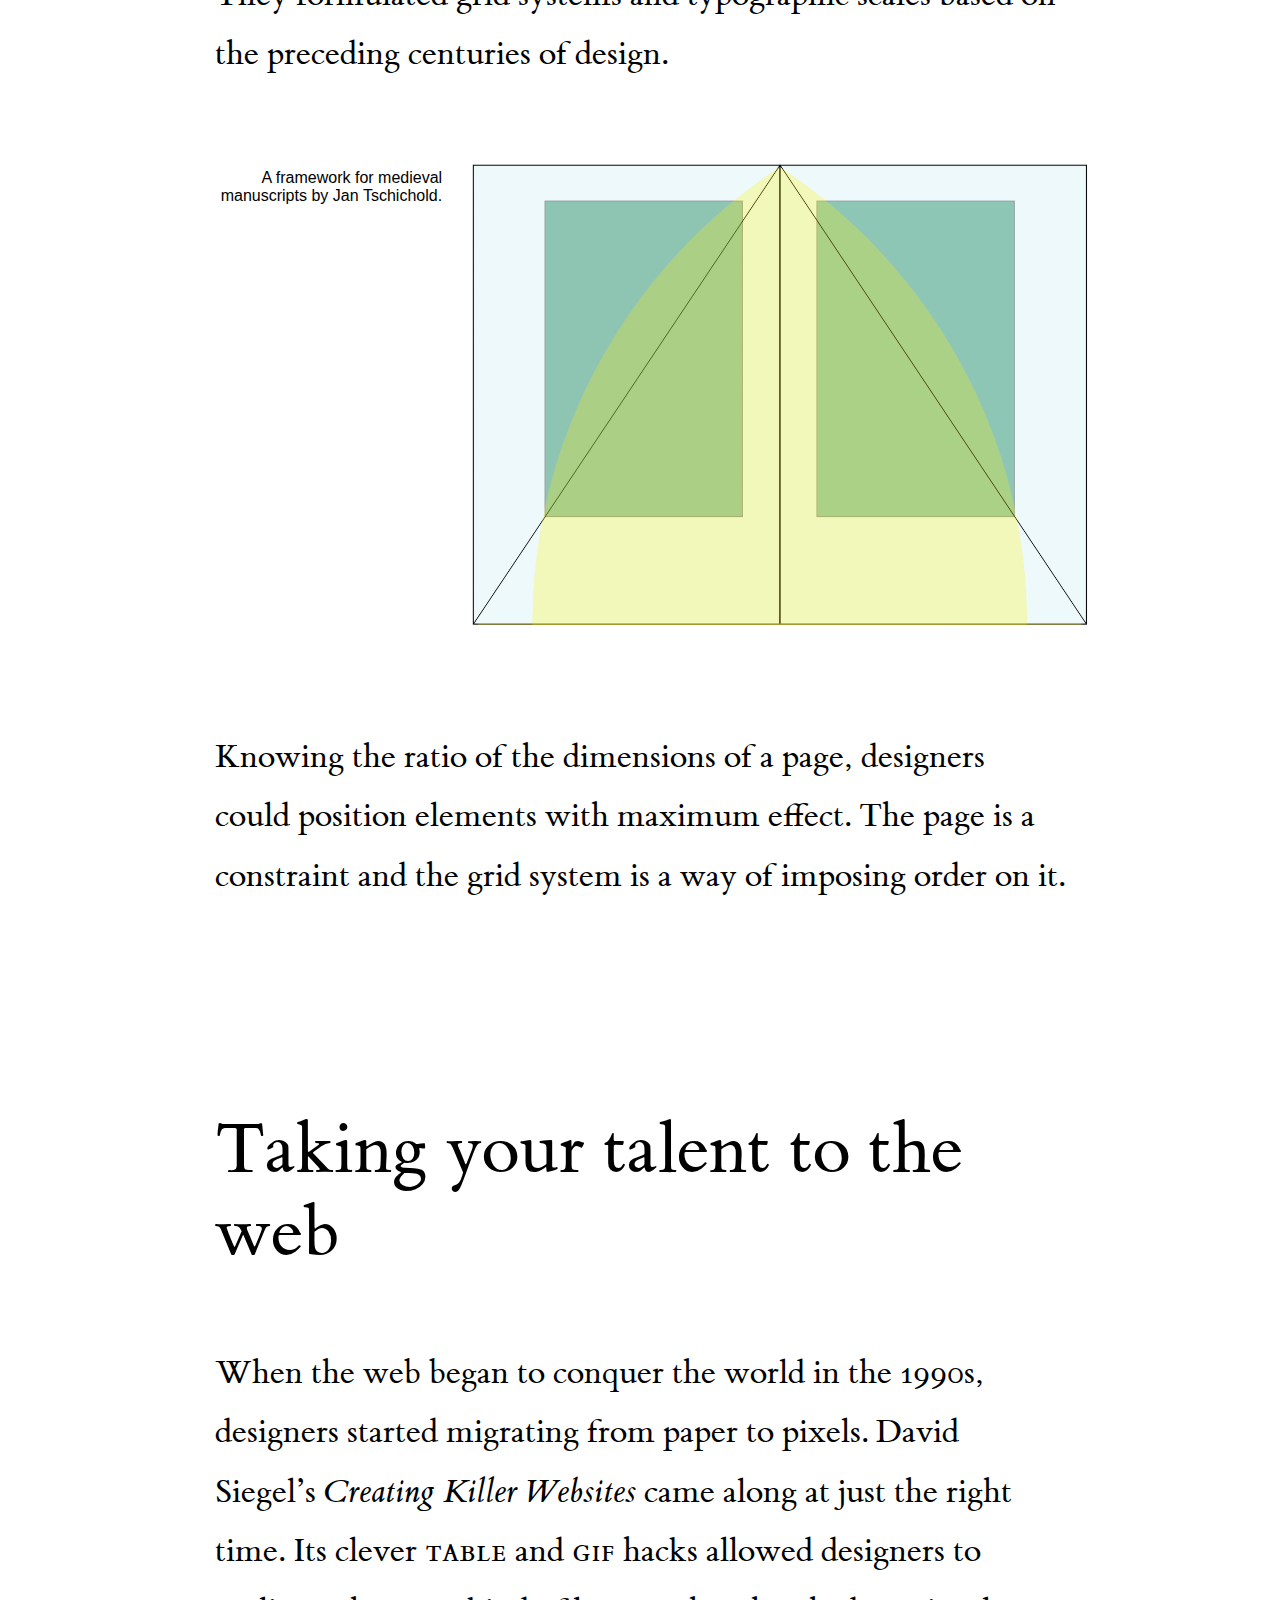
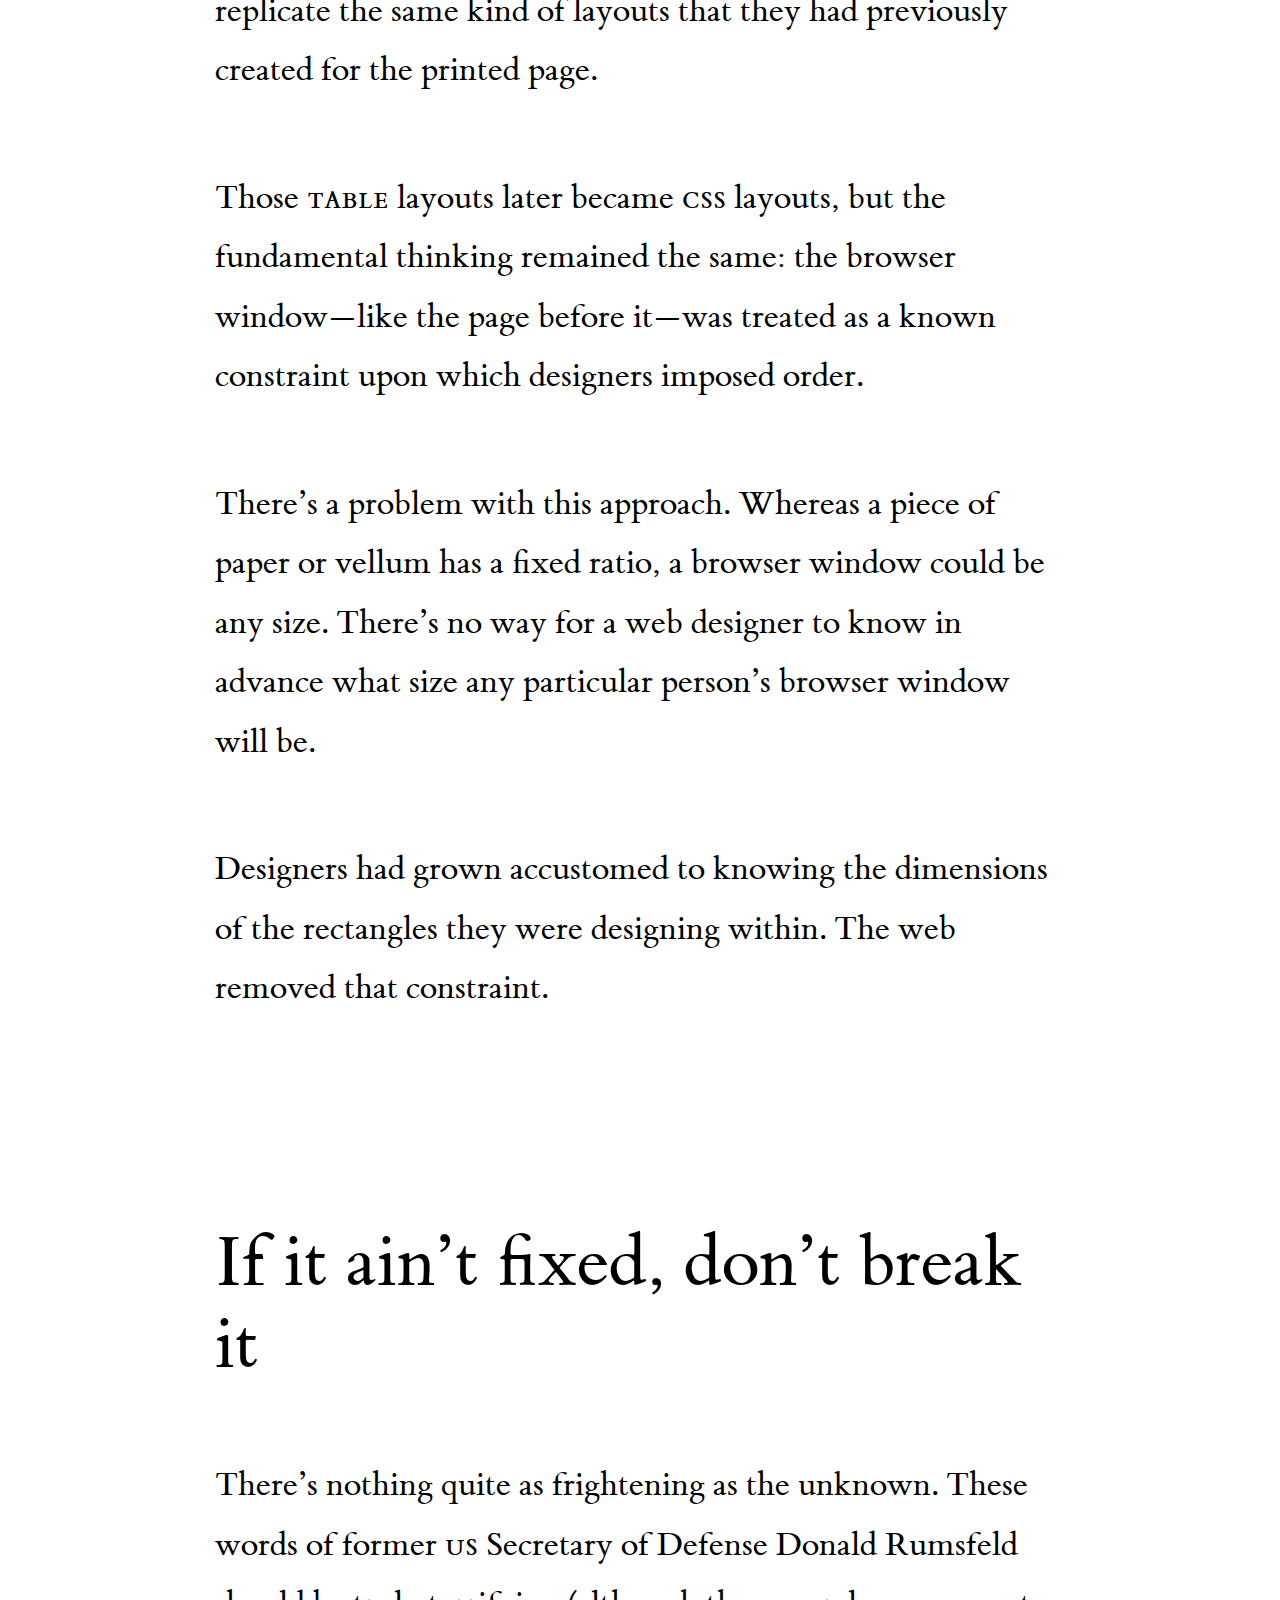
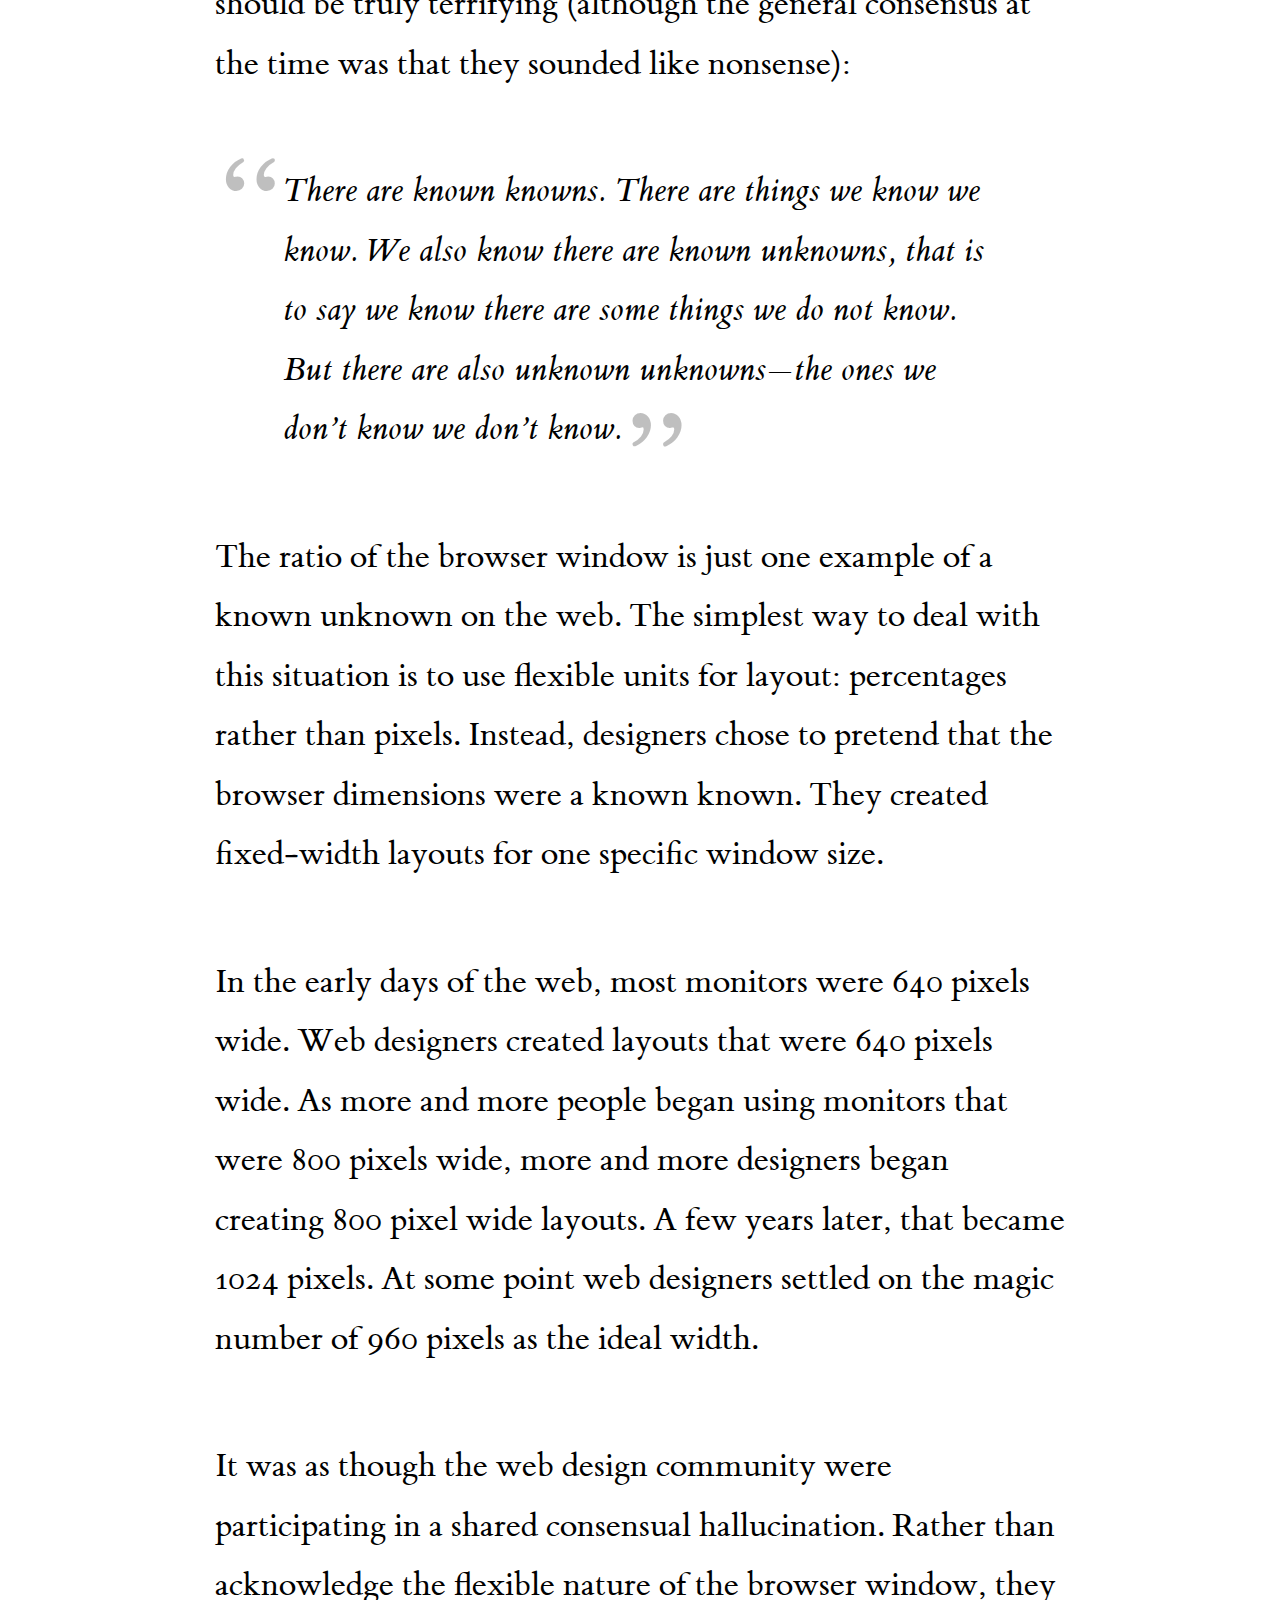
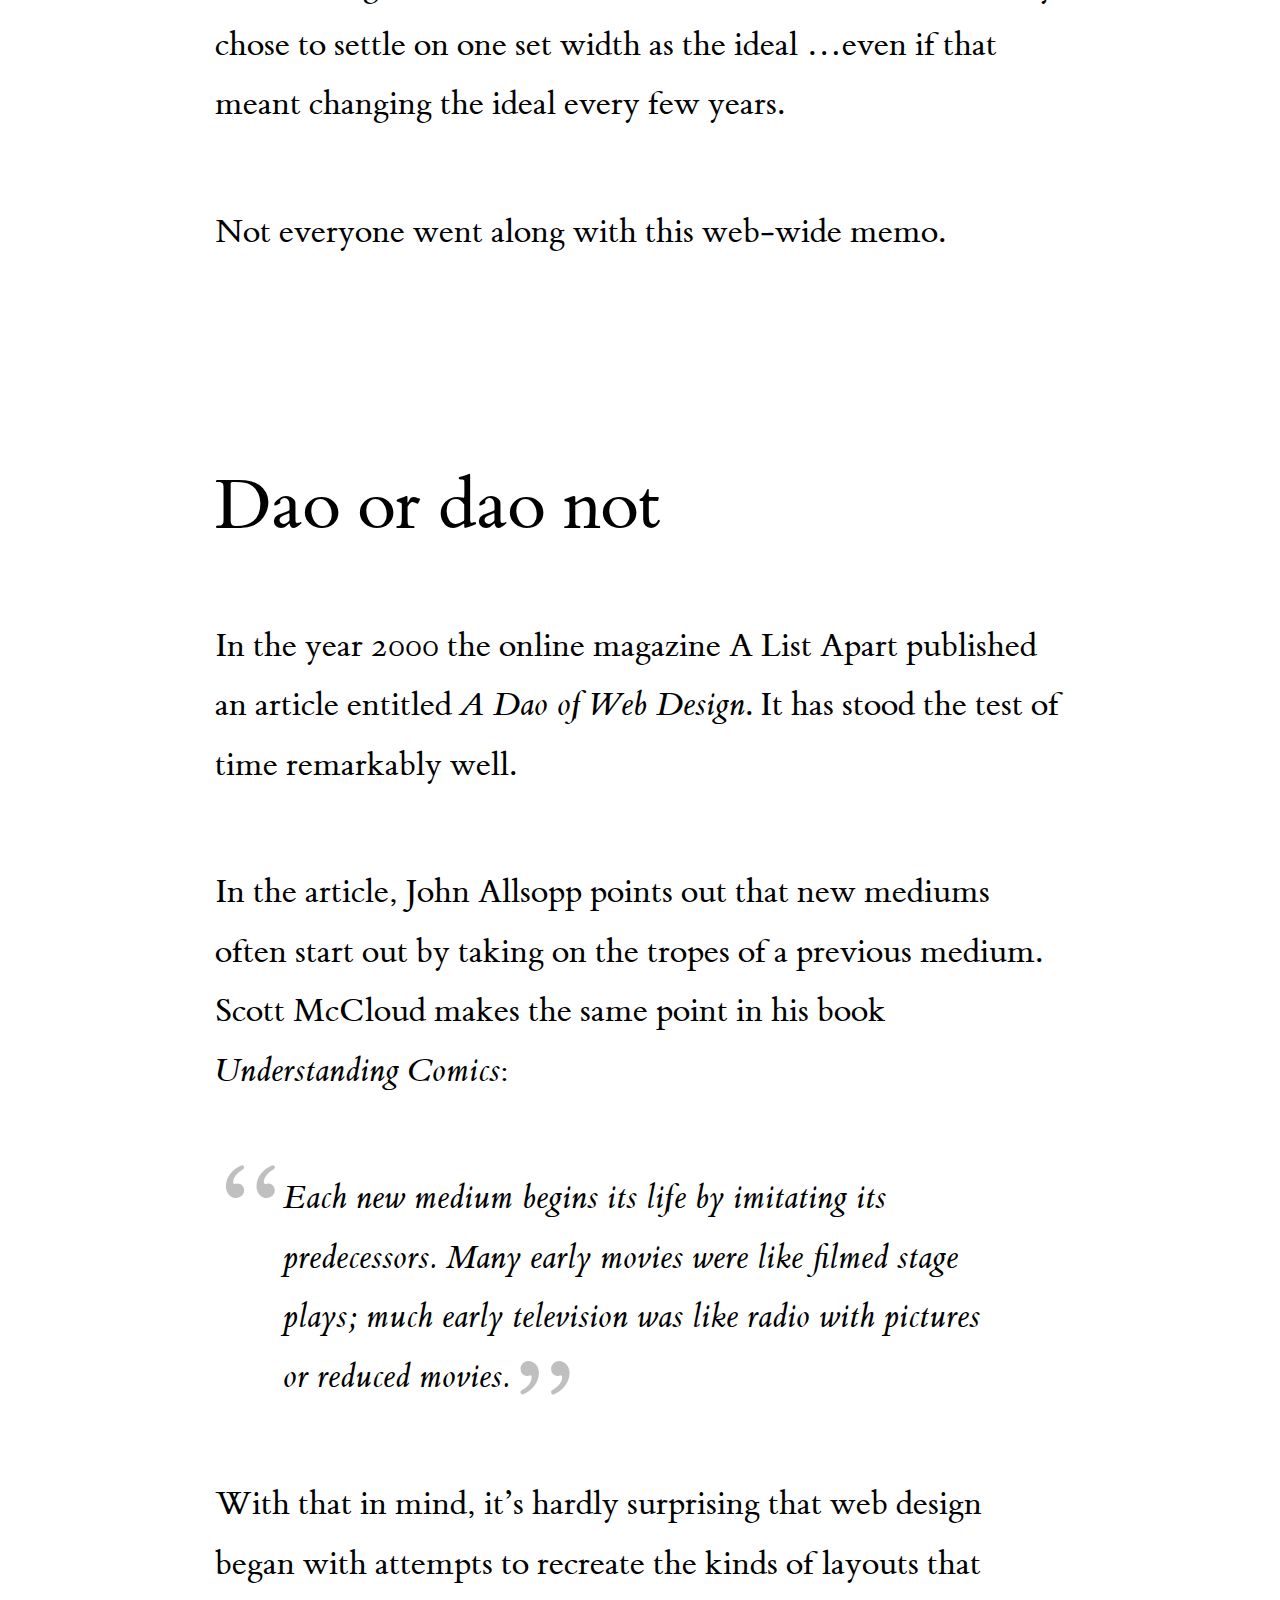
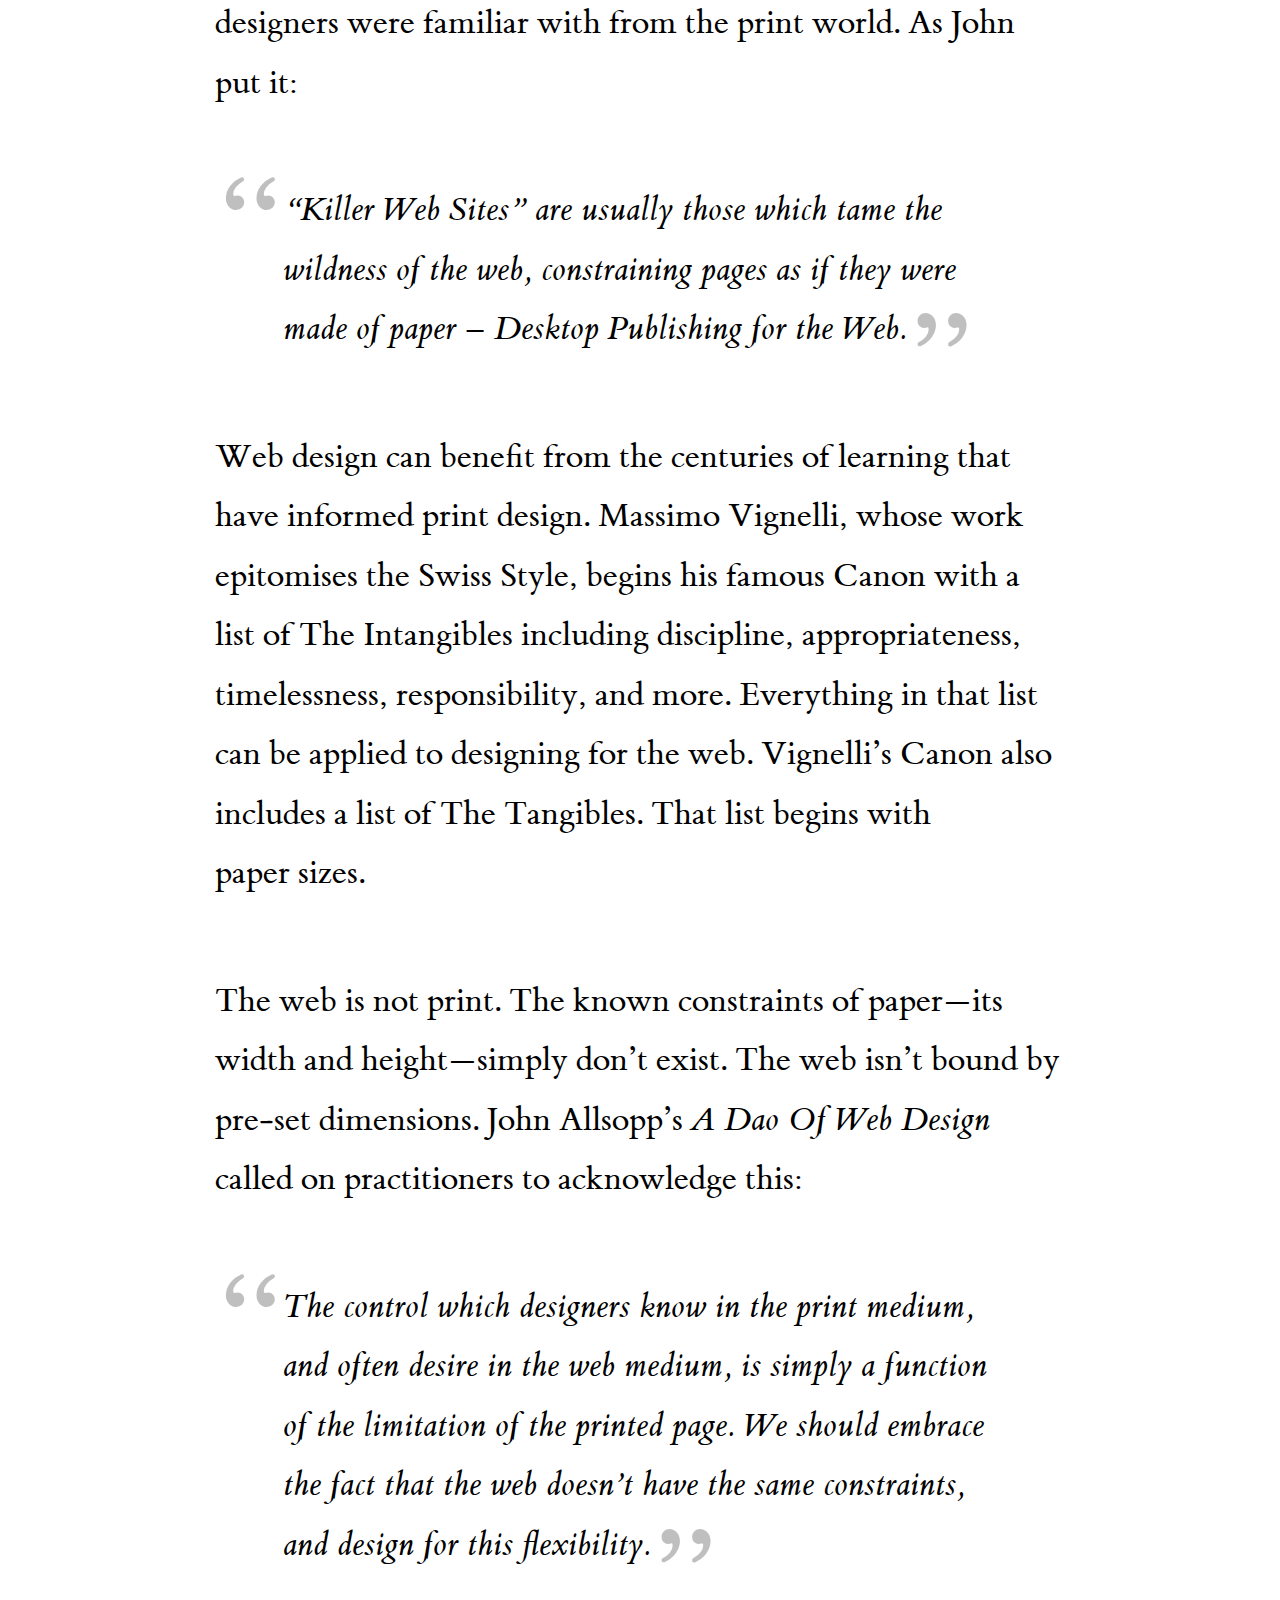
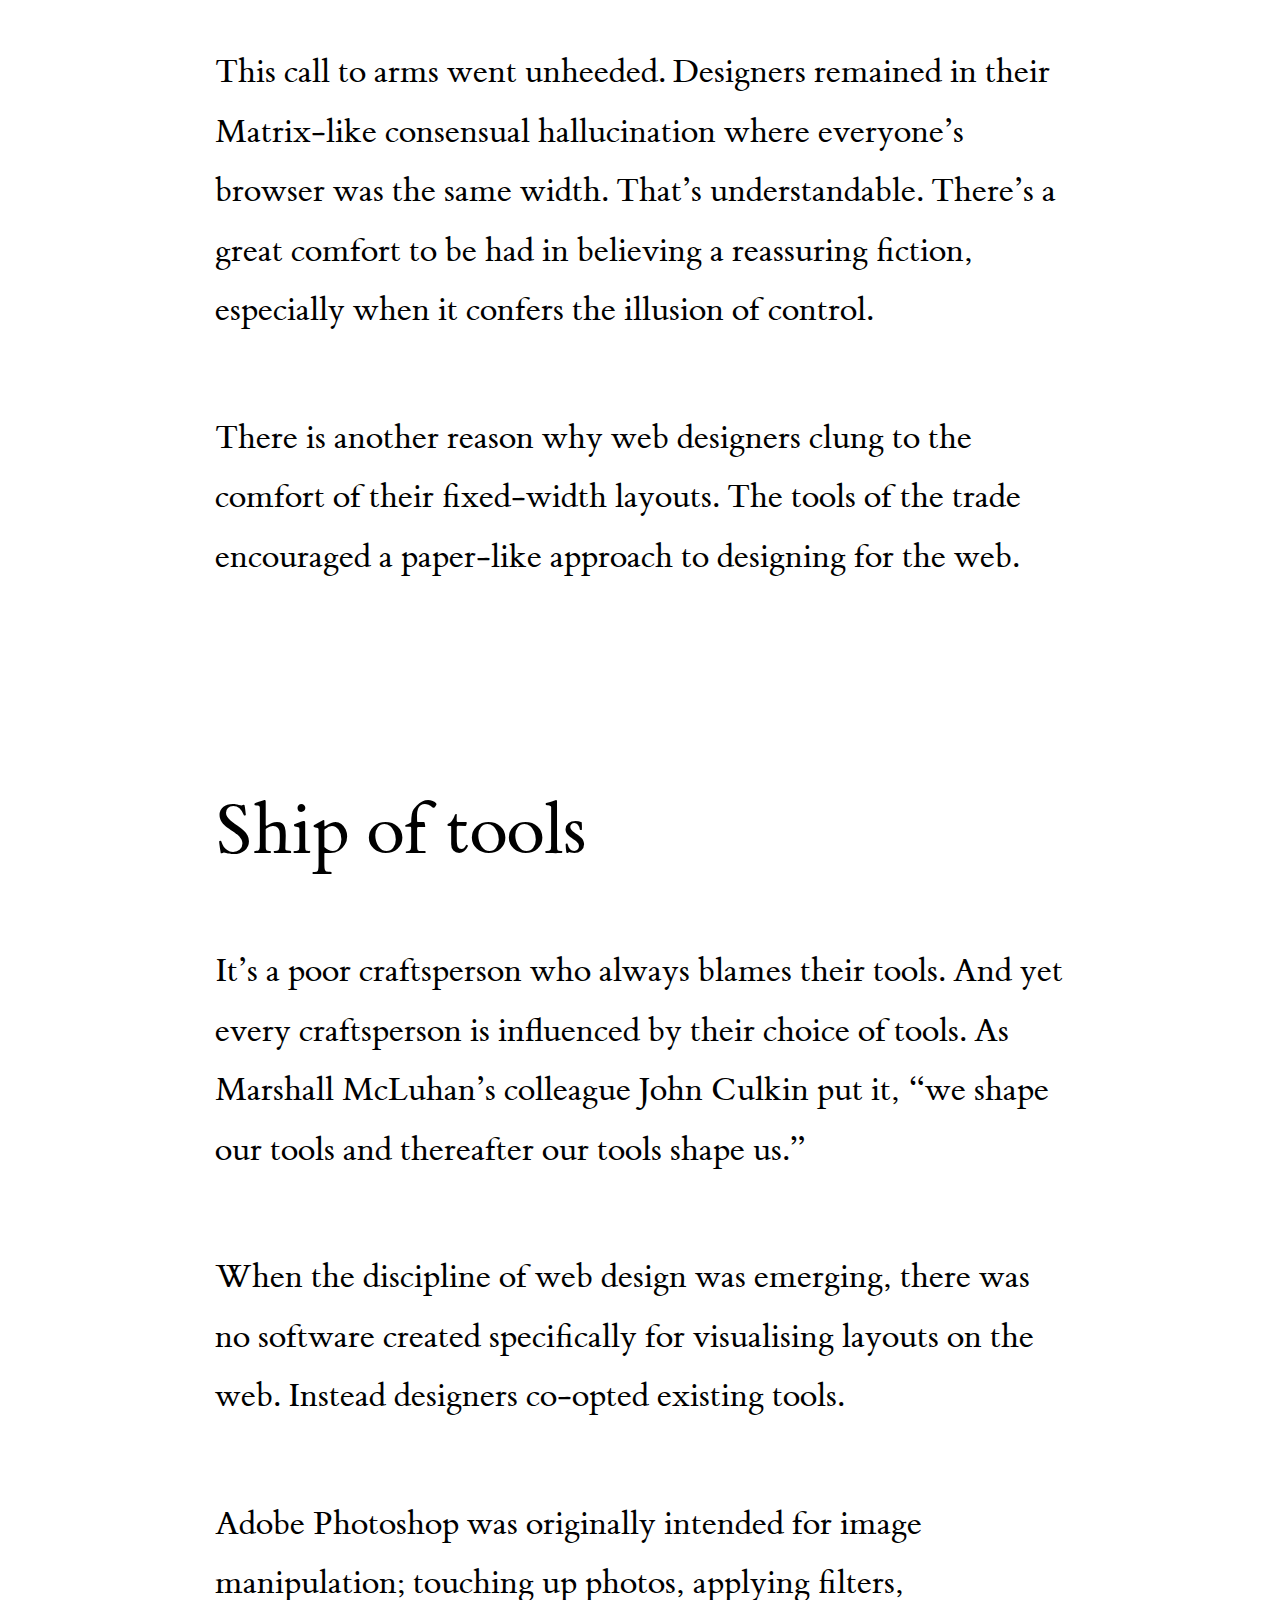
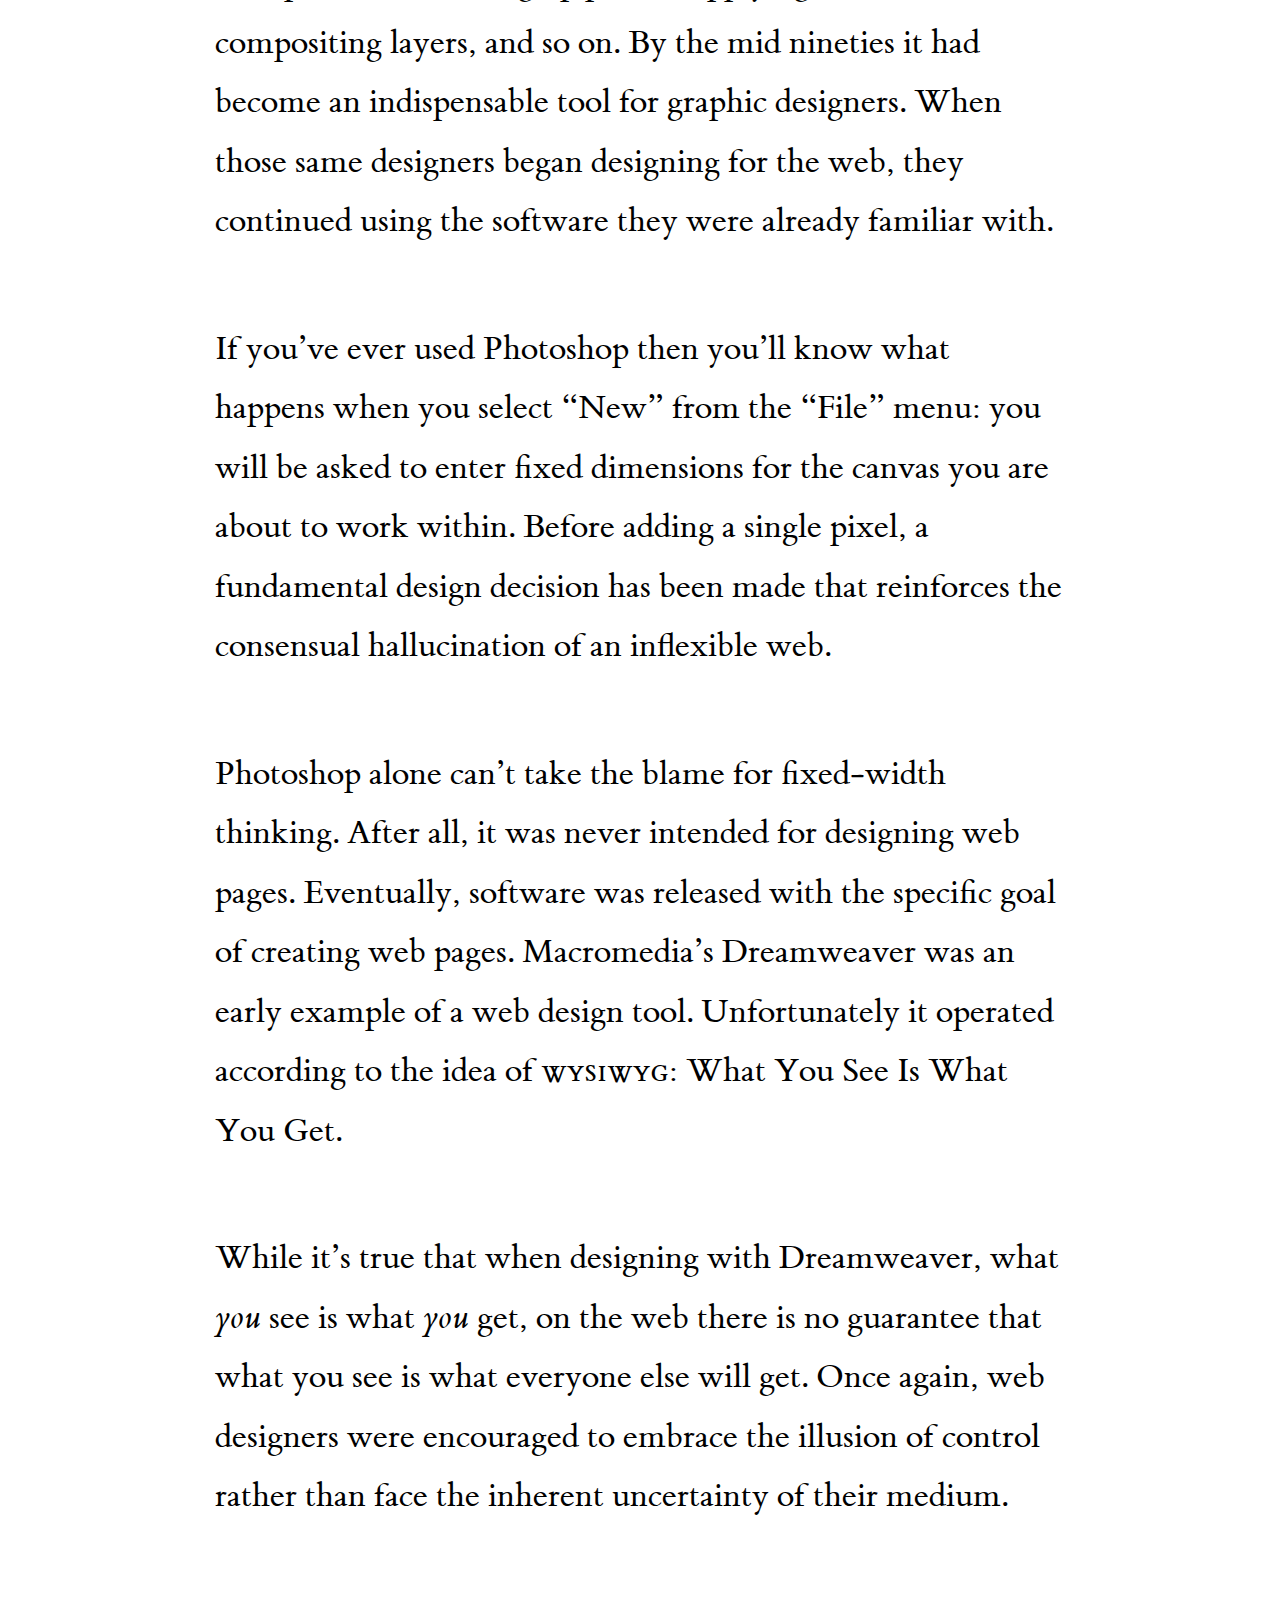
<file: chapter3/index.html>
<!DOCTYPE html>
<html lang="en">
<head>
<meta name="viewport" content="width=device-width, initial-scale=1" />
<meta charset="utf-8" />
<meta name="theme-color" content="#5f7995" />
<meta name="author" content="Jeremy Keith" />
<meta name="description" content="Chapter Three: Visions" />
<meta name="twitter:card" content="summary_large_image" />
<meta name="twitter:site" content="@adactio" />
<meta name="twitter:creator" content="@adactio" />
<meta name="twitter:title" property="og:title" content="Resilient Web Design—Chapter 3" />
<meta name="twitter:description" property="og:description" content="Chapter Three: Visions" />
<meta name="twitter:url" property="og:url" content="https://resilientwebdesign.com/chapter3/" />
<meta name="twitter:image" property="og:image" content="https://resilientwebdesign.com/chapter3/images/medium/jan-tchichold-medieval-manuscript-framework.png" />
<title>Resilient Web Design—Chapter 3</title>
<link rel="preload" href="../fonts/etbookot-roman-webfont.woff2" crossorigin type="font/woff2" as="font" />
<link rel="preload" href="../js/scripts.js" as="script" />
<link rel="stylesheet" href="../css/styles.css" />
<link rel="contents" href="../contents/" />
<link rel="author" href="../author/" />
<link rel="prev" href="../chapter2/" />
<link rel="next prefetch" href="../chapter4/" />
<link rel="license" href="https://creativecommons.org/licenses/by-sa/4.0/" />
<link rel="amphtml" href="amp.html" />
<link rel="manifest" href="../manifest.json" />
<link rel="icon shortcut" href="../images/icon512.png" sizes="512x512" type="image/png" />
<link rel="apple-touch-icon" href="../images/icon512.png" type="image/png" />
<link rel="icon" href="../favicon.ico" type="image/x-icon" />
</head>
<body>

<header>
<a href="../">Resilient Web Design</a>
</header>

<main>

<h1><span>Chapter 3:</span> Visions</h1>

<p>Design adds clarity. Using colour, typography, hierarchy, contrast, and all the other tools at their disposal, designers can take an unordered jumble of information and turn it into something that’s easy to use and pleasurable to behold. Like life itself, design can win a small victory against the entropy of the universe, creating pockets of order from the raw materials of chaos.</p>

<p>The <span id="Book%20of%20Kells">Book of Kells</span> is a beautifully illustrated manuscript created over 1200 years ago. It’s tempting to call it a work of art, but it is a work of design. The purpose of the book is to communicate a message; the gospels of the Christian religion. Through the use of illustration and calligraphy, that message is conveyed in an inviting context, making it pleasing to behold.</p>

<figure>
<picture>
<source media="all and (min-width: 75em)" srcset="images/large/book-of-kells.jpg" />
<source media="all and (min-width: 50em)" srcset="images/medium/book-of-kells.jpg, images/large/book-of-kells.jpg 1.5x" />
<img src="images/small/book-of-kells.jpg" alt="A page from an illuminated manuscript." srcset="images/medium/book-of-kells.jpg 2x, images/large/book-of-kells.jpg 3x" />
</picture>
<figcaption>The incipit to the Gospel of Matthew in the Book of Kells.</figcaption>
</figure>

<p>Design works within constraints. The Columban monks who crafted the Book of Kells worked with four inks on vellum, a material made of calfskin. The materials were simple but clearly defined. The cenobitic designers knew the hues of the inks, the weight of the vellum, and crucially, they knew the dimensions of each page.</p>

<section aria-labelledby="printsandtherevolution">

<h2 id="printsandtherevolution">Prints and the revolution</h2>

<p>Materials and processes have changed and evolved over the past millennium or so. <span id="Gutenberg">Gutenberg</span>’s invention of movable type was a revolution in production. Whereas it would have taken just as long to create a second copy of the Book of Kells as it took to create the first, multiple copies of the Gutenberg bible could be produced with much less labour. Even so, many of the design patterns such as drop caps and columns were carried over from illuminated manuscripts. The fundamental design process remained the same: knowing the width and height of the page, designers created a pleasing arrangement of elements.</p>

<figure>
<picture>
<source media="all and (min-width: 50em)" srcset="images/medium/gutenberg-bible.jpg" />
<img src="images/small/gutenberg-bible.jpg" alt="Old style text in two columns." srcset="images/medium/gutenberg-bible.jpg 2x" />
</picture>
<figcaption>A page from Gutenberg’s Bible.</figcaption>
</figure>

<p>The techniques of the print designer reached their zenith in the 20th century with the rise of the Swiss Style. Its structured layout and clear typography is exemplified in the work of designers like <span id="Josef%20Müller‐Brockmann">Josef Müller‐Brockmann</span> and <span id="Jan%20Tschichold">Jan Tschichold</span>. They formulated grid systems and typographic scales based on the preceding centuries of design.</p>

<figure>
<picture>
<source media="all and (min-width: 75em)" srcset="images/large/jan-tchichold-medieval-manuscript-framework.png" />
<source media="all and (min-width: 50em)" srcset="images/medium/jan-tchichold-medieval-manuscript-framework.png, images/large/jan-tchichold-medieval-manuscript-framework.png 1.5x" />
<img src="images/small/jan-tchichold-medieval-manuscript-framework.png" alt="A diagram demonstrating proportions." srcset="images/medium/jan-tchichold-medieval-manuscript-framework.png 2x, images/large/jan-tchichold-medieval-manuscript-framework.png 3x" />
</picture>
<figcaption>A framework for medieval manuscripts by Jan Tschichold.</figcaption>
</figure>

<p>Knowing the ratio of the dimensions of a page, designers could position elements with maximum effect. The page is a constraint and the grid system is a way of imposing order on it.</p>

</section>

<section aria-labelledby="takingyourtalenttotheweb">

<h2 id="takingyourtalenttotheweb">Taking your talent to the web</h2>

<p>When the web began to conquer the world in the 1990s, designers started migrating from paper to pixels. David Siegel’s <em>Creating Killer Websites</em> came along at just the right time. Its clever <code class="markup element">TABLE</code> and <abbr>GIF</abbr> hacks allowed designers to replicate the same kind of layouts that they had previously created for the printed page.</p>

<p>Those <code class="markup element">TABLE</code> layouts later became <abbr>CSS</abbr> layouts, but the fundamental thinking remained the same: the browser window—like the page before it—was treated as a known constraint upon which designers imposed order.</p>

<p>There’s a problem with this approach. Whereas a piece of paper or vellum has a fixed ratio, a browser window could be any size. There’s no way for a web designer to know in advance what size any particular person’s browser window will be.</p>

<p>Designers had grown accustomed to knowing the dimensions of the rectangles they were designing within. The web removed that constraint.</p>

</section>

<section aria-labelledby="ifitaintfixeddontbreakit">

<h2 id="ifitaintfixeddontbreakit">If it ain’t fixed, don’t break it</h2>

<p>There’s nothing quite as frightening as the unknown. These words of former <abbr>US</abbr> Secretary of Defense <span id="Donald%20Rumsfeld">Donald Rumsfeld</span> should be truly terrifying (although the general consensus at the time was that they sounded like nonsense):</p>

<blockquote>
<p>There are known knowns. There are things we know we know. We also know there are known unknowns, that is to say we know there are some things we do not know. But there are also unknown unknowns—the ones we don’t know we don’t know.</p>
</blockquote>

<p>The ratio of the browser window is just one example of a known unknown on the web. The simplest way to deal with this situation is to use flexible units for layout: percentages rather than pixels. Instead, designers chose to pretend that the browser dimensions were a known known. They created fixed‐width layouts for one specific window size.</p>

<p>In the early days of the web, most monitors were 640 pixels wide. Web designers created layouts that were 640 pixels wide. As more and more people began using monitors that were 800 pixels wide, more and more designers began creating 800 pixel wide layouts. A few years later, that became 1024 pixels. At some point web designers settled on the magic number of 960 pixels as the ideal width.</p>

<p>It was as though the web design community were participating in a shared consensual hallucination. Rather than acknowledge the flexible nature of the browser window, they chose to settle on one set width as the ideal …even if that meant changing the ideal every few years.</p>

<p>Not everyone went along with this web‐wide memo.</p>

</section>

<section aria-labelledby="daoordaonot">

<h2 id="daoordaonot">Dao or dao not</h2>

<p>In the year 2000 the online magazine A List Apart published an article entitled <em id="A%20Dao%20of%20Web%20Design">A Dao of Web Design</em>. It has stood the test of time remarkably well.</p>

<p>In the article, <span id="John%20Allsopp">John Allsopp</span> points out that new mediums often start out by taking on the tropes of a previous medium. <span id="Scott%20McCloud">Scott McCloud</span> makes the same point in his book <cite id="Understanding%20Comics">Understanding Comics</cite>:</p>

<blockquote>
<p>Each new medium begins its life by imitating its predecessors. Many early movies were like filmed stage plays; much early television was like radio with pictures or reduced movies.</p>
</blockquote>

<p>With that in mind, it’s hardly surprising that web design began with attempts to recreate the kinds of layouts that designers were familiar with from the print world. As John put it:</p>

<blockquote>
<p>“Killer Web Sites” are usually those which tame the wildness of the web, constraining pages as if they were made of paper – Desktop Publishing for the Web.</p>
</blockquote>

<p>Web design can benefit from the centuries of learning that have informed print design. <span id="Massimo%20Vignelli">Massimo Vignelli</span>, whose work epitomises the Swiss Style, begins his famous Canon with a list of The Intangibles including discipline, appropriateness, timelessness, responsibility, and more. Everything in that list can be applied to designing for the web. Vignelli’s Canon also includes a list of The Tangibles. That list begins with paper sizes.</p>

<p>The web is not print. The known constraints of paper—its width and height—simply don’t exist. The web isn’t bound by pre‐set dimensions. John Allsopp’s <em>A Dao Of Web Design</em> called on practitioners to acknowledge this:</p>

<blockquote>
<p>The control which designers know in the print medium, and often desire in the web medium, is simply a function of the limitation of the printed page. We should embrace the fact that the web doesn’t have the same constraints, and design for this flexibility.</p>
</blockquote>

<p>This call to arms went unheeded. Designers remained in their Matrix‐like consensual hallucination where everyone’s browser was the same width. That’s understandable. There’s a great comfort to be had in believing a reassuring fiction, especially when it confers the illusion of control.</p>

<p>There is another reason why web designers clung to the comfort of their fixed‐width layouts. The tools of the trade encouraged a paper‐like approach to designing for the web.</p>

</section>

<section aria-labelledby="shipoftools">

<h2 id="shipoftools">Ship of tools</h2>

<p>It’s a poor craftsperson who always blames their tools. And yet every craftsperson is influenced by their choice of tools. As <span id="Marshall%20McLuhan">Marshall McLuhan</span>’s colleague <span id="John%20Culkin">John Culkin</span> put it, “we shape our tools and thereafter our tools shape us.”</p>

<p>When the discipline of web design was emerging, there was no software created specifically for visualising layouts on the web. Instead designers co‐opted existing tools.</p>

<p>Adobe <span id="Photoshop">Photoshop</span> was originally intended for image manipulation; touching up photos, applying filters, compositing layers, and so on. By the mid nineties it had become an indispensable tool for graphic designers. When those same designers began designing for the web, they continued using the software they were already familiar with.</p>

<p>If you’ve ever used Photoshop then you’ll know what happens when you select “New” from the “File” menu: you will be asked to enter fixed dimensions for the canvas you are about to work within. Before adding a single pixel, a fundamental design decision has been made that reinforces the consensual hallucination of an inflexible web.</p>

<p>Photoshop alone can’t take the blame for fixed‐width thinking. After all, it was never intended for designing web pages. Eventually, software was released with the specific goal of creating web pages. Macromedia’s Dreamweaver was an early example of a web design tool. Unfortunately it operated according to the idea of <abbr id="WYSIWYG">WYSIWYG</abbr>: What You See Is What You Get.</p>

<p>While it’s true that when designing with Dreamweaver, what <em>you</em> see is what <em>you</em> get, on the web there is no guarantee that what you see is what everyone else will get. Once again, web designers were encouraged to embrace the illusion of control rather than face the inherent uncertainty of their medium.</p>

<p>It’s possible to overcome the built‐in biases of tools like Photoshop and Dreamweaver, but it isn’t easy. We might like to think that we are in control of our tools, that we bend them to our will, but the truth is that all software is opinionated software. As futurist <span id="Jamais%20Cascio">Jamais Cascio</span> put it, “software, like all technologies, is inherently political”:</p>

<blockquote>
<p>Code inevitably reflects the choices, biases and desires of its creators.</p>
</blockquote>

<p>Small wonder then that designers working with the grain of their tools produced websites that mirrored the assumptions baked into those tools—assumptions around the ability to control and tame the known unknowns of the World Wide Web.</p>

</section>

<section aria-labelledby="realitybites">

<h2 id="realitybites">Reality bites</h2>

<p>By the middle of the first decade of the twenty‐first century, the field of web design was propped up by multiple assumptions:</p>

<ul>
<li>that everyone was browsing with a screen large enough to view a 960 pixel wide layout;</li>
<li>that everyone had broadband internet access, mitigating the need to optimise the number and file size of images on web pages;</li>
<li>that everyone was using a modern web browser with the latest plug‐ins installed.</li>
</ul>

<p>A minority of web designers were still pleading for fluid layouts. I counted myself amongst their number. We were tolerated in much the same manner as a prophet of doom on the street corner wearing a sandwich board reading “The End Is Nigh”—an inconvenient but harmless distraction.</p>

<p>There were even designers suggesting that Photoshop might not be the best tool for the web, and that we could consider designing directly in the browser using <abbr>CSS</abbr> and <abbr>HTML</abbr>. That approach was criticised as being too constraining. As we’ve seen, Photoshop has its own constraints but those had been internalised by designers so comfortable in using the tool that they no longer recognised its shortcomings.</p>

<p>This debate around the merits of designing Photoshop comps and designing in the browser would have remained largely academic if it weren’t for an event that would shake up the world of web design forever.</p>

</section>

<section aria-labelledby="stuckinsideofmobile">

<h2 id="stuckinsideofmobile">Stuck inside of mobile</h2>

<blockquote>
<p>An iPod. A phone. And an internet communicator. An iPod. A phone …are you getting it? These are not three separate devices. This is one device. And we are calling it: <span id="iPhone">iPhone</span>.</p>
</blockquote>

<p>With those words in 2007, <span id="Steve%20Jobs">Steve Jobs</span> unveiled a mobile device that could be used to browse the World Wide Web.</p>

<figure>
<picture>
<source media="all and (min-width: 75em)" srcset="images/large/iphone.jpg" />
<source media="all and (min-width: 50em)" srcset="images/medium/iphone.jpg, images/large/iphone.jpg 1.5x" />
<img src="images/small/iphone.jpg" alt="A web page on the screen of a mobile phone." srcset="images/medium/iphone.jpg 2x, images/large/iphone.jpg 3x" />
</picture>
<figcaption>The iPhone.</figcaption>
</figure>

<p>Web‐capable mobile devices existed before the iPhone, but they were mostly limited to displaying a specialised mobile‐friendly file format called <abbr>WML</abbr>. Very few devices could render <abbr>HTML</abbr>. With the introduction of the iPhone and its competitors, handheld devices were shipping with modern web browsers capable of being first‐class citizens on the web. This threw the field of web design into turmoil.</p>

<p>Assumptions that had formed the basis for an entire industry were now being called into question:</p>

<ul>
<li>How do we know if people are using wide desktop screens or narrow handheld screens?</li>
<li>How do we know if people are browsing with a fast broadband connection at home or with a slow mobile network?</li>
<li>How do we know if a device even supports a particular technology or plug‐in?</li>
</ul>

<p>The rise of mobile devices was confronting web designers with the true nature of the web as a flexible medium filled with unknowns.</p>

<p>The initial reaction to this newly‐exposed reality involved segmentation. Rather than rethink the existing desktop‐optimised website, what if mobile devices could be shunted off to a separate silo? This mobile ghetto was often at a separate subdomain to the “real” site: m.example.com or mobile.example.com.</p>

<p>This segmented approach was bolstered by the use of the term “the mobile web” instead of the more accurate term “the web as experienced on mobile.” In the tradition of their earlier consensual hallucinations, web designers were thinking of mobile and desktop not just as separate classes of device, but as entirely separate websites.</p>

<p>Determining which devices were sent to which subdomain required checking the browser’s user‐agent string against an ever‐expanding list of known browsers. It was a Red Queen’s race just to stay up to date. As well as being error‐prone, it was also fairly arbitrary. While it might have once been easy to classify, say, an iPhone as a mobile device, that distinction grew more difficult over time. With the introduction of tablets such as the iPad, it was no longer clear which devices should be redirected to the mobile <abbr>URL</abbr>. Perhaps a new subdomain was called for—t.example.com or tablet.example.com—along with a new term like “the tablet web”. But what about the “<abbr>TV</abbr> web” or the “internet‐enabled fridge web?”</p>

</section>

<section aria-labelledby="weareone">

<h2 id="weareone">We are one</h2>

<p>The practice of creating different sites for different devices just didn’t scale. It also ran counter to a long‐held ideal called <span id="One%20Web">One Web</span>:</p>

<blockquote>
<p>One Web means making, as far as is reasonable, the same information and services available to users irrespective of the device they are using.</p>
</blockquote>

<p>But this doesn’t mean that small‐screen devices should be served page layouts that were designed for larger dimensions:</p>

<blockquote>
<p>However, it does not mean that exactly the same information is available in exactly the same representation across all devices.</p>
</blockquote>

<p>If web designers wished to remain true to the spirit of One Web, they needed to provide the same core content at the same <abbr>URL</abbr> to everyone regardless of their device. At the same time, they needed to be able to create different layouts depending on the screen real‐estate available.</p>

<p>The shared illusion of a one‐size‐fits‐all approach to web design began to evaporate. It was gradually replaced by an acceptance of the ever‐changing fluid nature of the web.</p>

</section>

<section aria-labelledby="positiveresponse">

<h2 id="positiveresponse">Positive response</h2>

<p>In April of 2010 <span id="Ethan%20Marcotte">Ethan Marcotte</span> stood on stage at An Event Apart in Seattle, a gathering for people who make websites. He spoke about an interesting school of thought in the world of architecture: responsive design, the idea that buildings could change and adapt according to the needs of the people using the building. This, he explained, could be a way to approach making websites.</p>

<p>One month later he expanded on this idea in an article called <cite id="Responsive%20Web%20Design">Responsive Web Design</cite>. It was published on A List Apart, the same website that had published John Allsopp’s <cite>A Dao Of Web Design</cite> ten years earlier. Ethan’s article shared the same spirit as John’s earlier rallying cry. In fact, Ethan begins his article by referencing <cite>A Dao Of Web Design</cite>.</p>

<p>Both articles called on web designers to embrace the idea of One Web. But whereas <cite>A Dao Of Web Design</cite> was largely rejected by designers comfortable with their <abbr>WYSIWYG</abbr> tools, <cite>Responsive Web Design</cite> found an audience of designers desperate to resolve the mobile conundrum.</p>

</section>

<section aria-labelledby="theadjacentpossible">

<h2 id="theadjacentpossible">The adjacent possible</h2>

<p>Writer <span id="Steven%20Johnson">Steven Johnson</span> has documented the history of invention and innovation. In his book <cite id="Where%20Good%20Ideas%20Come%20From">Where Good Ideas Come From</cite>, he explores an idea called “the adjacent possible”:</p>

<blockquote>
<p>At every moment in the timeline of an expanding biosphere, there are doors that cannot be unlocked yet. In human culture, we like to think of breakthrough ideas as sudden accelerations on the timeline, where a genius jumps ahead fifty years and invents something that normal minds, trapped in the present moment, couldn’t possibly have come up with. But the truth is that technological (and scientific) advances rarely break out of the adjacent possible; the history of cultural progress is, almost without exception, a story of one door leading to another door, exploring the palace one room at a time.</p>
</blockquote>

<p>This is why the microwave oven could not have been invented in medieval France; there are too many preceding steps required—manufacturing, energy, theory—to make that kind of leap. Facebook could not exist without the World Wide Web, which could not exist without the internet, which could not exist without computers, and so on. Each step depends upon the accumulated layers below.</p>

<p>By the time Ethan coined the term Responsive Web Design a number of technological advances had fallen into place. As I wrote in the foreword to Ethan’s subsequent book on the topic:</p>

<blockquote>
<p>The technologies existed already: fluid grids, flexible images, and media queries. But Ethan united these techniques under a single banner, and in so doing changed the way we think about web design.</p>
</blockquote>

<ol>
<li>Fluid grids. The option to use percentages instead of pixels has been with us since the days of <code class="markup element">TABLE</code> layouts.</li>
<li>Flexible images. Research carried out by <span id="Richard%20Rutter">Richard Rutter</span> showed that browsers were becoming increasingly adept at resizing images. The intrinsic dimensions of an image need not be a limiting factor.</li>
<li>Media queries. Thanks to the error‐handling model of <abbr>CSS</abbr>, browsers had been adding feature upon feature over time. One of those features was <abbr>CSS</abbr> media queries—the ability to define styles according to certain parameters, such as the dimensions of the browser window.</li>
</ol>

<p>The layers were in place. A desire for change—driven by the relentless rise of mobile—was also in place. What was needed was a slogan under which these could be united. That’s what Ethan gave us with Responsive Web Design.</p>

</section>

<section aria-labelledby="changingmindset">

<h2 id="changingmindset">Changing mindset</h2>

<p>The first experiments in responsive design involved retrofitting existing desktop‐centric websites: converting pixels to percentages, and adding media queries to remove the grid layout on smaller screens. But this reactive approach didn’t provide a firm foundation to build upon. Fortunately another slogan was able to encapsulate a more resilient approach.</p>

<p><span id="Luke%20Wroblewski">Luke Wroblewski</span> coined the term <span id="Mobile%20First">Mobile First</span> in response to the ascendency of mobile devices:</p>

<blockquote>
<p>Losing 80% of your screen space forces you to focus. You need to make sure that what stays on the screen is the most important set of features for your customers and your business. There simply isn’t room for any interface debris or content of questionable value. You need to know what matters most.</p>
</blockquote>

<p>If you can prioritise your content and make it work within the confined space of a small screen, then you will have created a robust, resilient design that you can build upon for larger screen sizes.</p>

<p><span id="Stephanie%20and%20Bryan%20Rieger">Stephanie and Bryan Rieger</span> encapsulated the mobile‐first responsive design approach:</p>

<blockquote>
<p>The lack of a media query is your first media query.</p>
</blockquote>

<p>In this context, Mobile First is less about mobile devices per se, and instead focuses on prioritising content and tasks regardless of the device. It discourages assumptions. In the past, web designers had fallen foul of unfounded assumptions about desktop devices. Now it was equally important to avoid making assumptions about mobile devices.</p>

<p>Web designers could no longer make assumptions about screen sizes, bandwidth, or browser capabilities. They were left with the one aspect of the website that was genuinely under their control: the content.</p>

<p>Echoing <em>A Dao Of Web Design</em>, designer <span id="Mark%20Boulton">Mark Boulton</span> put this new approach into a historical context:</p>

<blockquote>
<p>Embrace the fluidity of the web. Design layouts and systems that can cope to whatever environment they may find themselves in. But the only way we can do any of this is to shed ways of thinking that have been shackles around our necks. They’re holding us back.
<em>Start designing from the content out, rather than the canvas in.</em></p>
</blockquote>

<p>This content‐out way of thinking is fundamentally different to the canvas‐in approach that dates all the way back to the Book of Kells. It asks web designers to give up the illusion of control and create a materially‐honest discipline for the World Wide Web.</p>

<p>Relinquishing control does not mean relinquishing quality. Quite the opposite. In acknowledging the many unknowns involved in designing for the web, designers can craft in a resilient flexible way that is true to the medium.</p>

<p>Texan web designer <span id="Trent%20Walton">Trent Walton</span> was initially wary of responsive design, but soon realised that it was a more honest, authentic approach than creating fixed‐width Photoshop mock‐ups:</p>

<blockquote>
<p>My love for responsive centers around the idea that my website will meet you wherever you are—from mobile to full‐blown desktop and anywhere in between.</p>
</blockquote>

<p>For years, web design was dictated by the designer. The user had no choice but to accommodate the site’s demand for a screen of a certain size or a network connection of a certain speed. Now, web design can be a conversation between the designer and the user. Now, web design can reflect the underlying principles of the web itself.</p>

<p>On the twentieth anniversary of the World Wide Web, Tim Berners‐Lee wrote an article for <span id="Scientific%20American">Scientific American</span> in which he reiterated those underlying principles:</p>

<blockquote>
<p>The primary design principle underlying the Web’s usefulness and growth is universality. The Web should be usable by people with disabilities. It must work with any form of information, be it a document or a point of data, and information of any quality—from a silly tweet to a scholarly paper. And it should be accessible from any kind of hardware that can connect to the Internet: stationary or mobile, small screen or large.</p>
</blockquote>

</section>

<aside>
<h2>References</h2>
<ol>
<li><a href="http://alistapart.com/article/dao"><cite>A Dao of Web Design</cite></a> by John Allsopp</li>
<li><a href="http://www.vignelli.com/canon.pdf"><cite>The Vignelli Canon</cite></a> by Massimo Vignelli</li>
<li><a href="http://www.kurzweilai.net/openness-and-the-metaverse-singularity"><cite>Openness and the Metaverse Singularity</cite></a> by Jamais Cascio</li>
<li><a href="https://www.w3.org/TR/mobile-bp/#OneWeb"><cite>One Web</cite></a> by Jo Rabin and Charles McCathieNevile</li>
<li><a href="http://alistapart.com/article/responsive-web-design"><cite>Responsive Web Design</cite></a> by Ethan Marcotte</li>
<li><a href="http://markboulton.co.uk/journal/a-richer-canvas"><cite>A Richer Canvas</cite></a> by Mark Boulton</li>
<li><a href="http://trentwalton.com/2011/05/10/fit-to-scale/"><cite>Fit To Scale</cite></a> by Trent Walton</li>
<li><a href="https://www.scientificamerican.com/article/long-live-the-web/"><cite>Long Live the Web: A Call for Continued Open Standards and Neutrality</cite></a> by Tim Berners‐Lee</li>
</ol>
</aside>


</main>

<nav>
<a href="../chapter4/" rel="next"><cite><span>Chapter 4:</span> Languages</cite></a>
<ol start="0">
<li><a href="../introduction/"><cite>Introduction</cite></a></li>
<li><a href="../chapter1/"><cite><span>Chapter 1</span> Foundations</cite></a></li>
<li><a href="../chapter2/"><cite><span>Chapter 2</span> Materials</cite></a></li>
<li><a href="../chapter3/"><cite><span>Chapter 3</span> Visions</cite></a></li>
<li><a href="../chapter4/"><cite><span>Chapter 4</span> Languages</cite></a></li>
<li><a href="../chapter5/"><cite><span>Chapter 5</span> Layers</cite></a></li>
<li><a href="../chapter6/"><cite><span>Chapter 6</span> Steps</cite></a></li>
<li><a href="../chapter7/"><cite><span>Chapter 7</span> Challenges</cite></a></li>
<li><a href="../author/" rel="author"><cite>About the author</cite></a></li>
<li><a href="../index/"><cite>Index</cite></a></li>
</ol>
</nav>

<footer>
<p><cite>Resilient Web Design</cite> was written and produced by <a href="https://adactio.com" class="v‐card">Jeremy Keith</a>, and typeset in <a href="https://edwardtufte.github.io/et-book/"><abbr>ET</abbr> Book</a>.</p>
<p><small>Licensed under a <a rel="license" href="https://creativecommons.org/licenses/by-sa/4.0/">Creative Commons Attribution‐ShareAlike 4.0 International License</a>.</small></p>
</footer>

<script src="../js/scripts.js" defer></script>
</body>
</html>
</file>
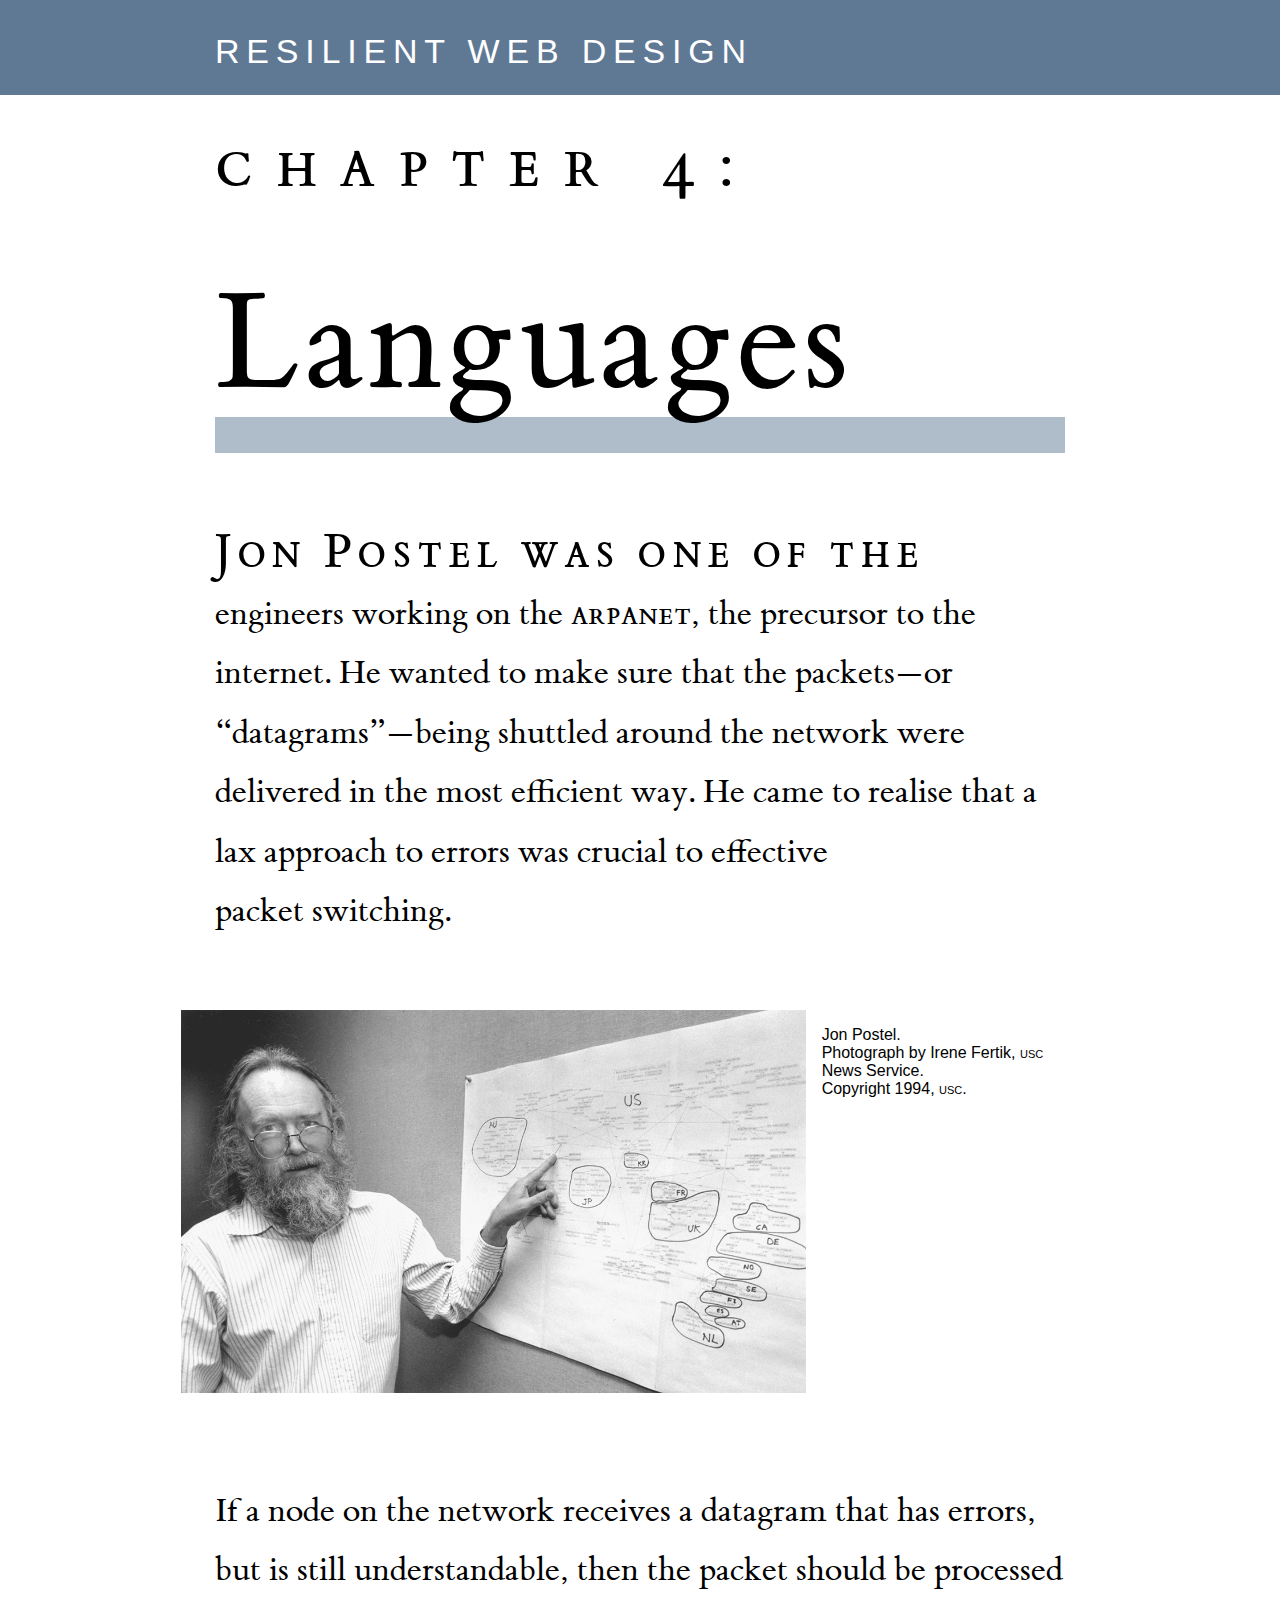
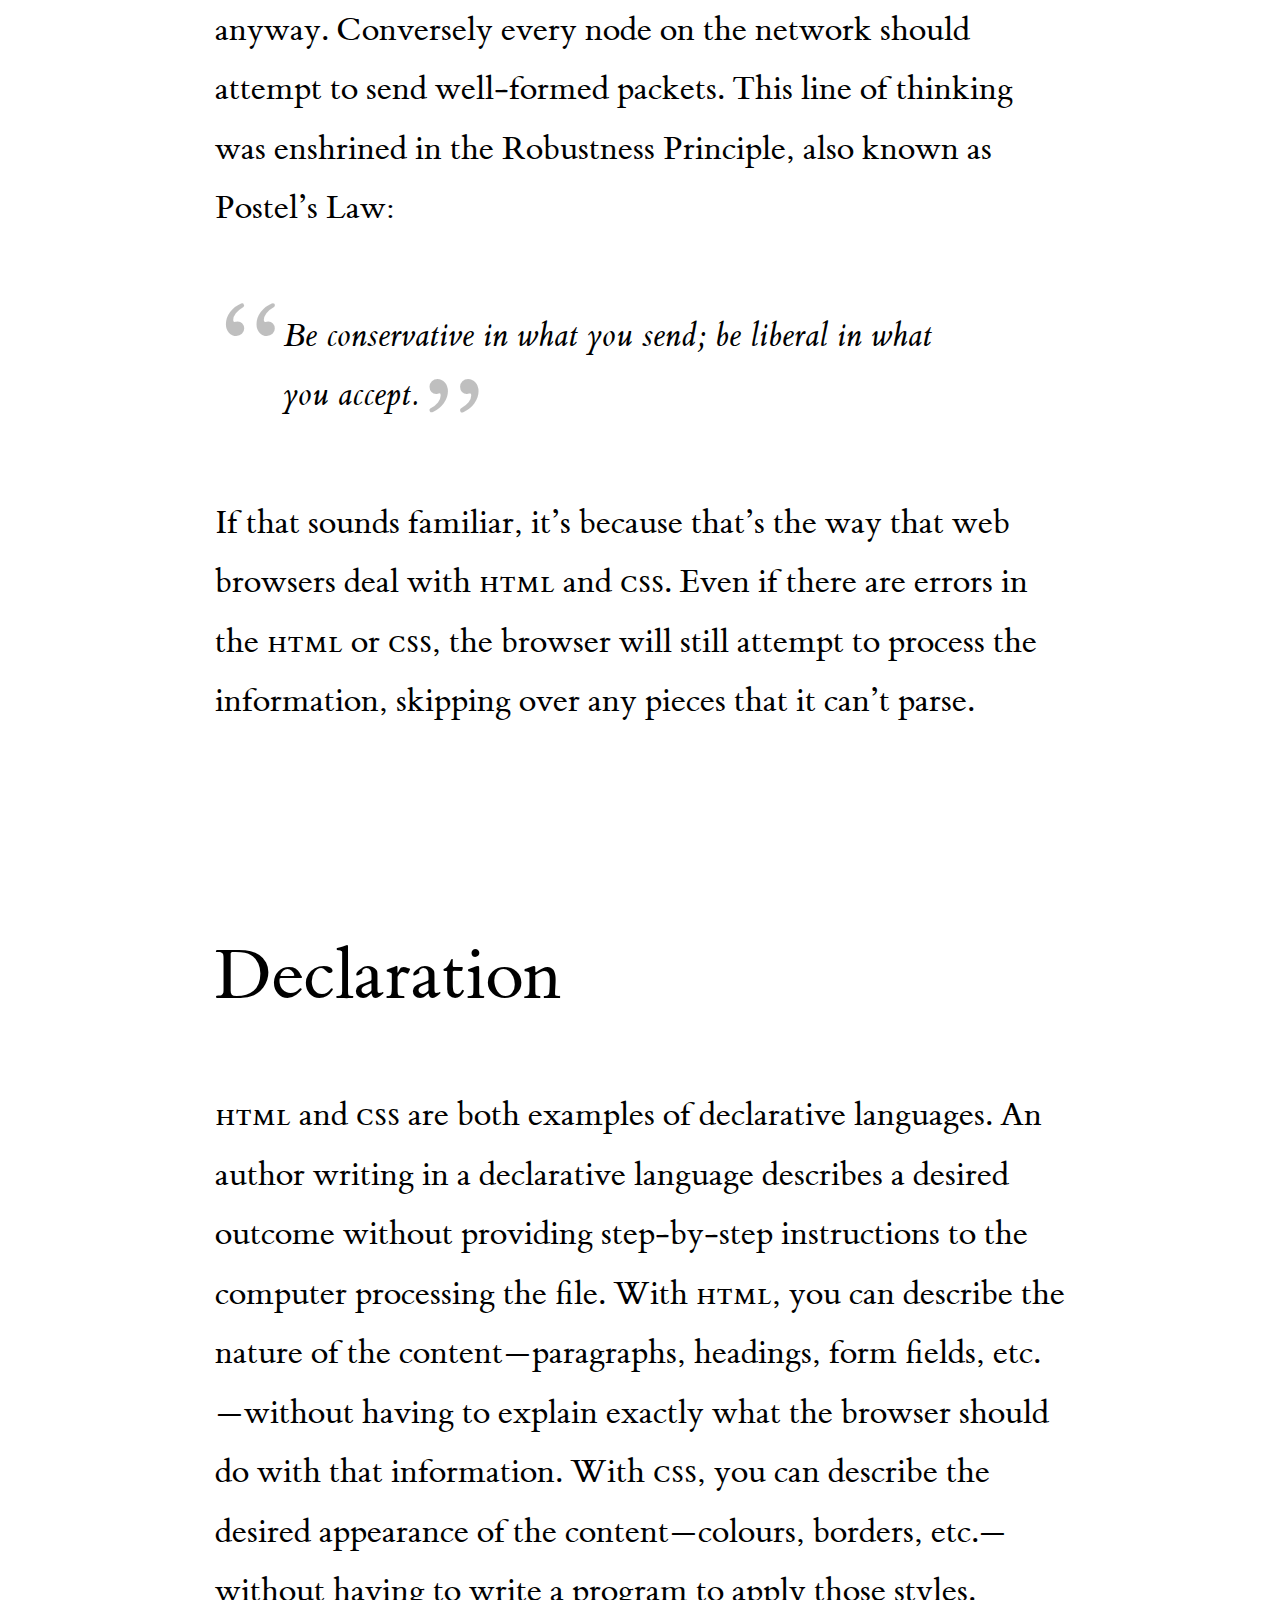
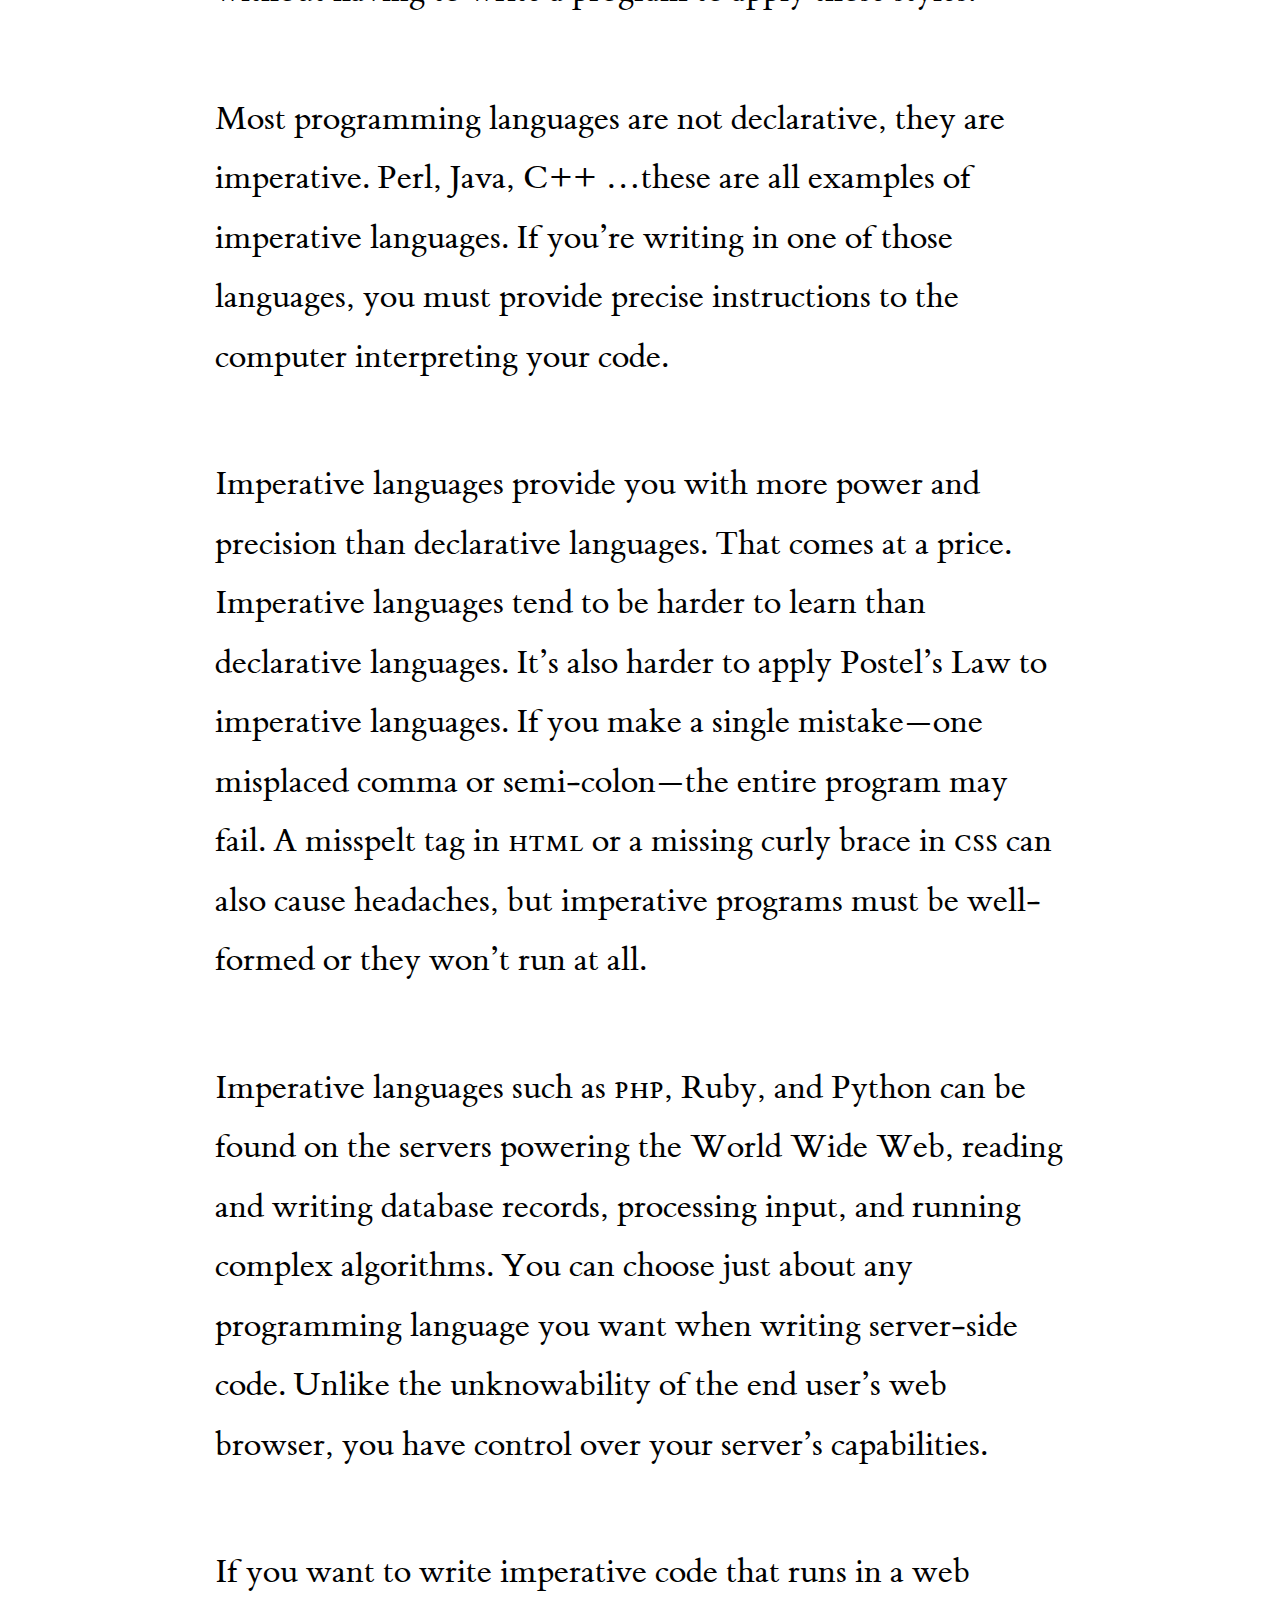
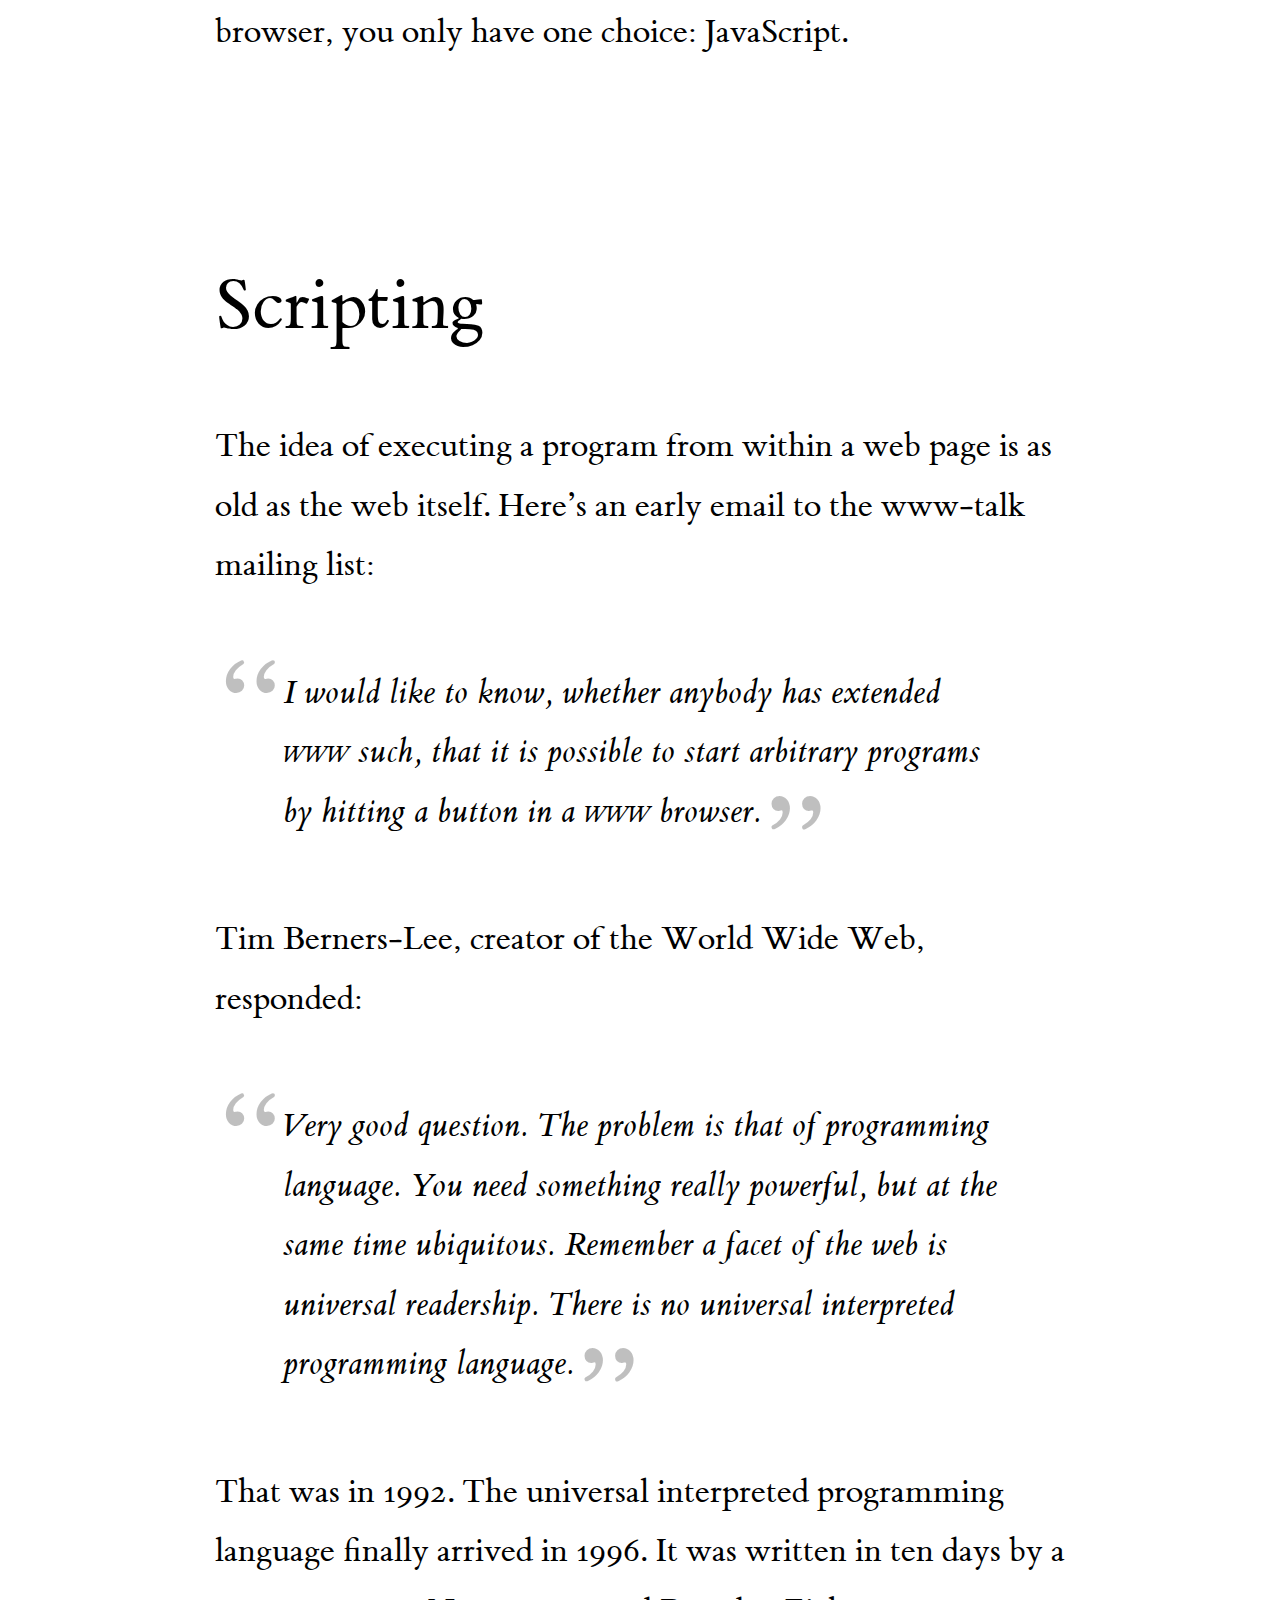
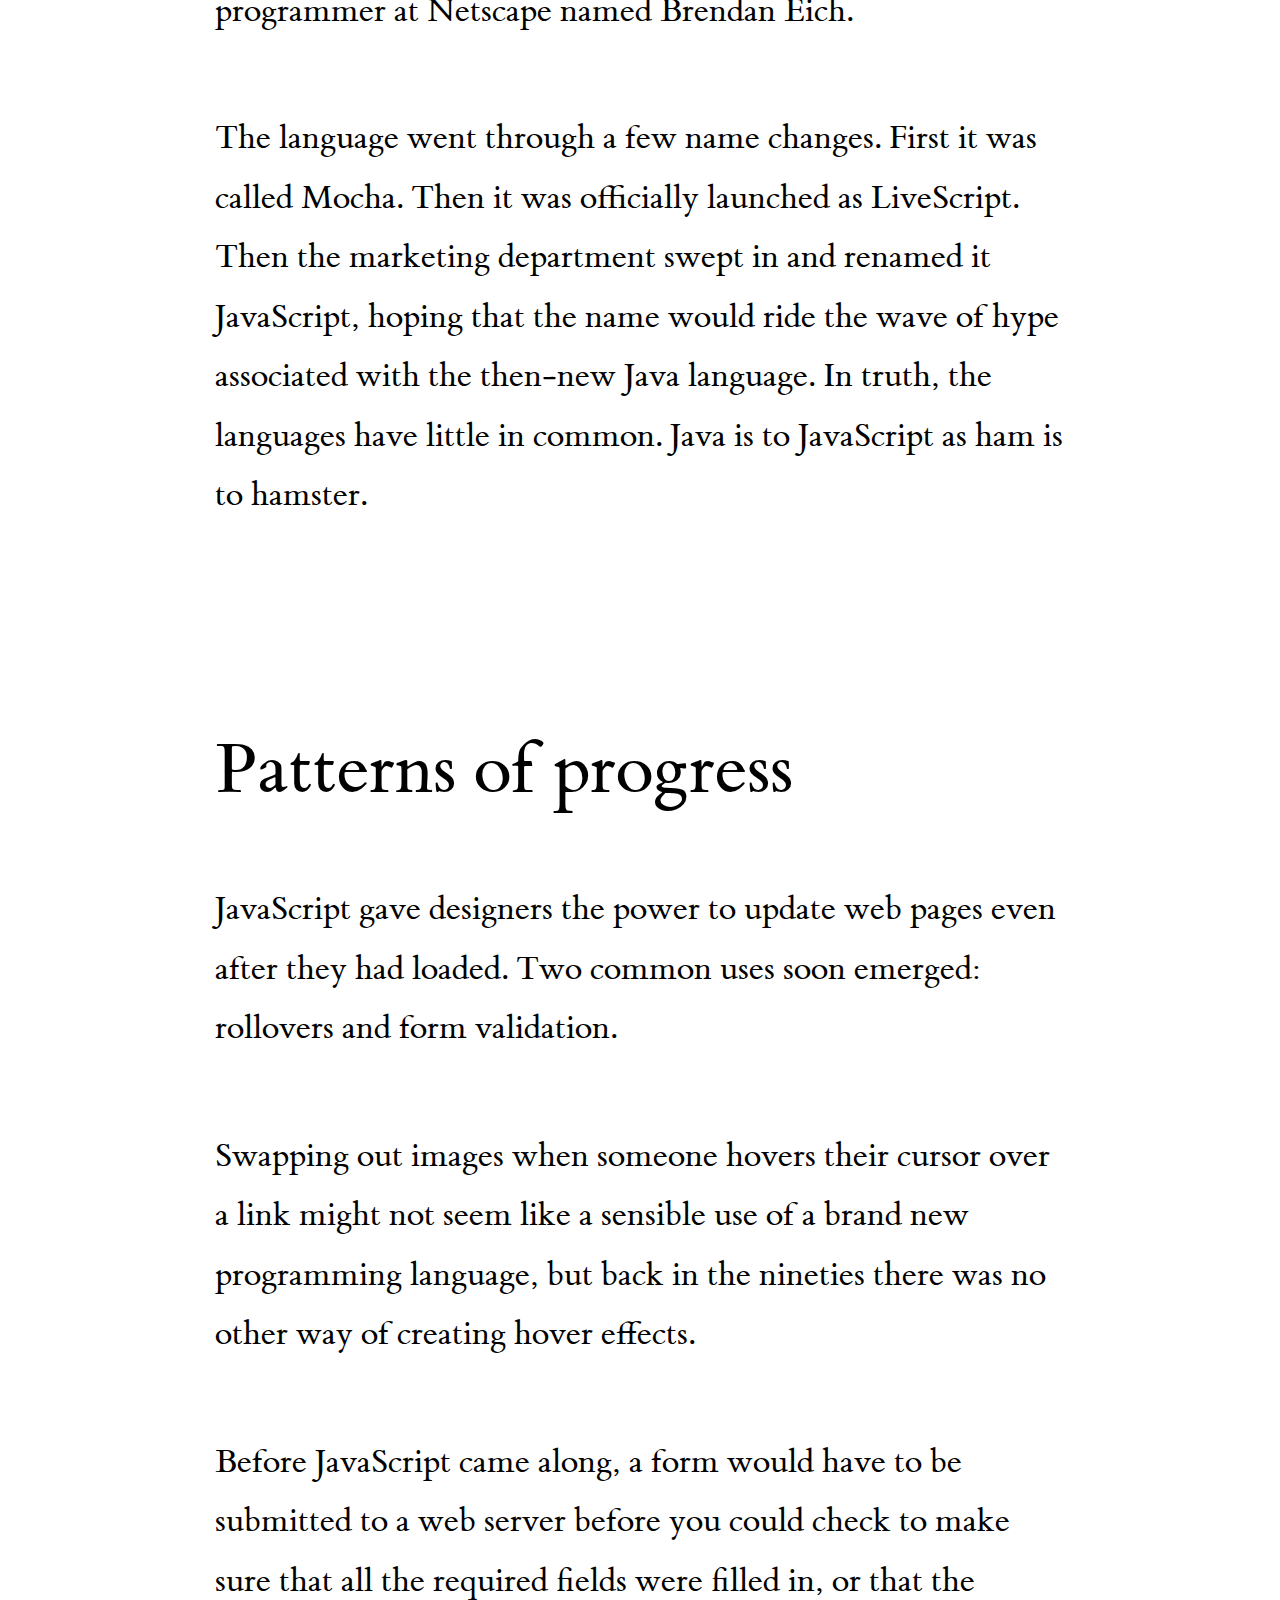
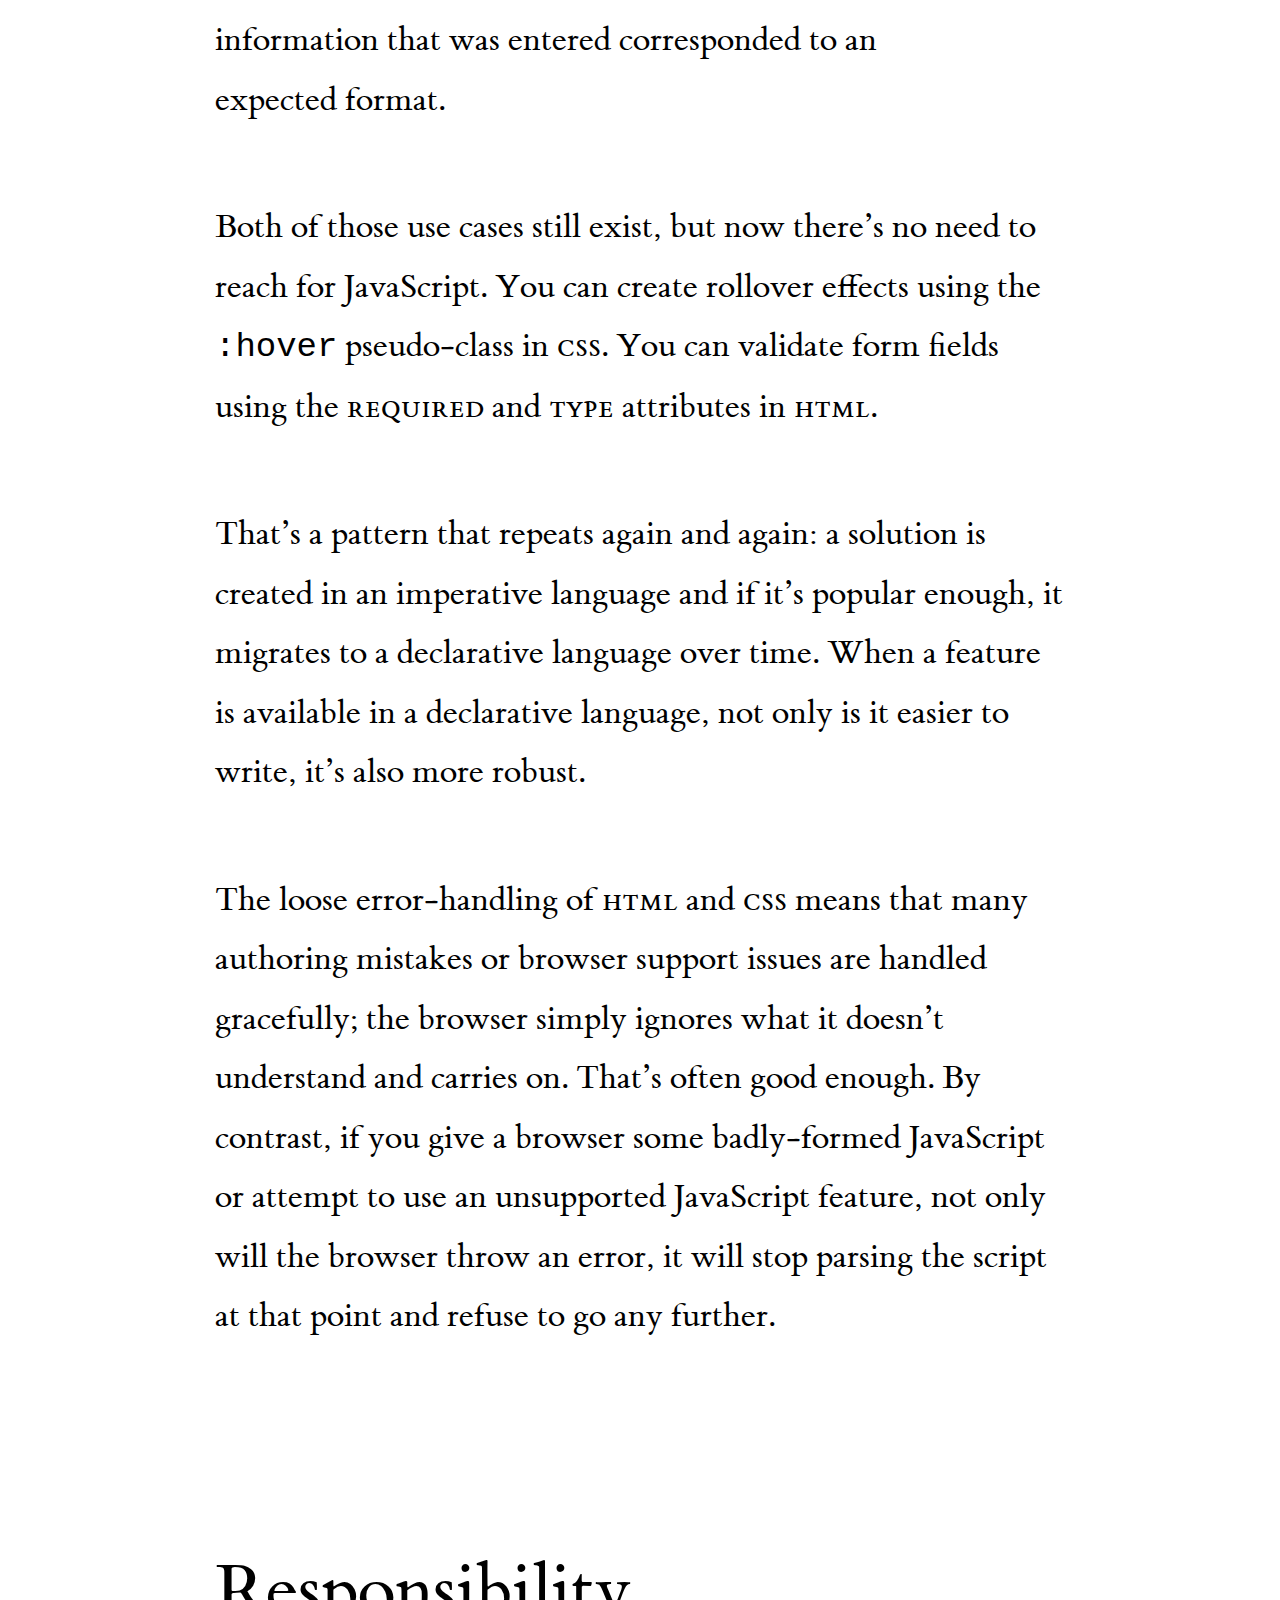
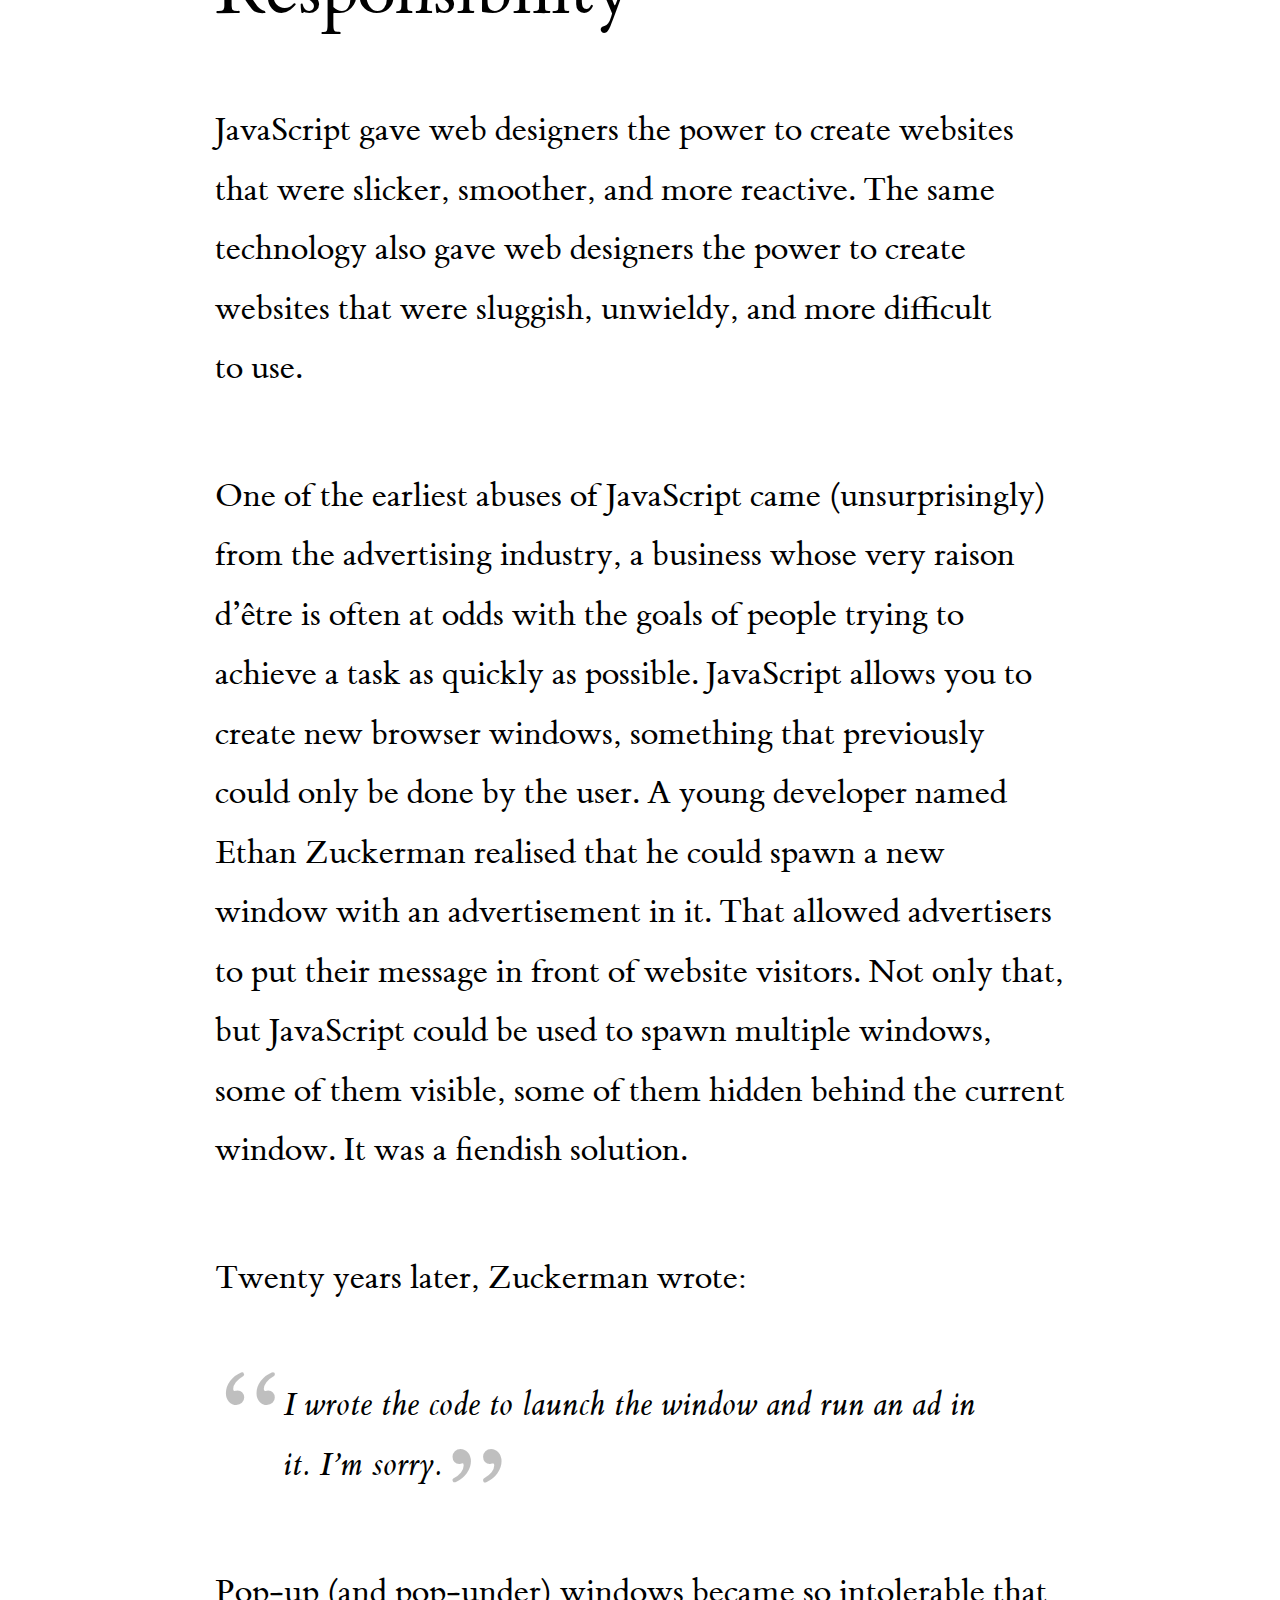
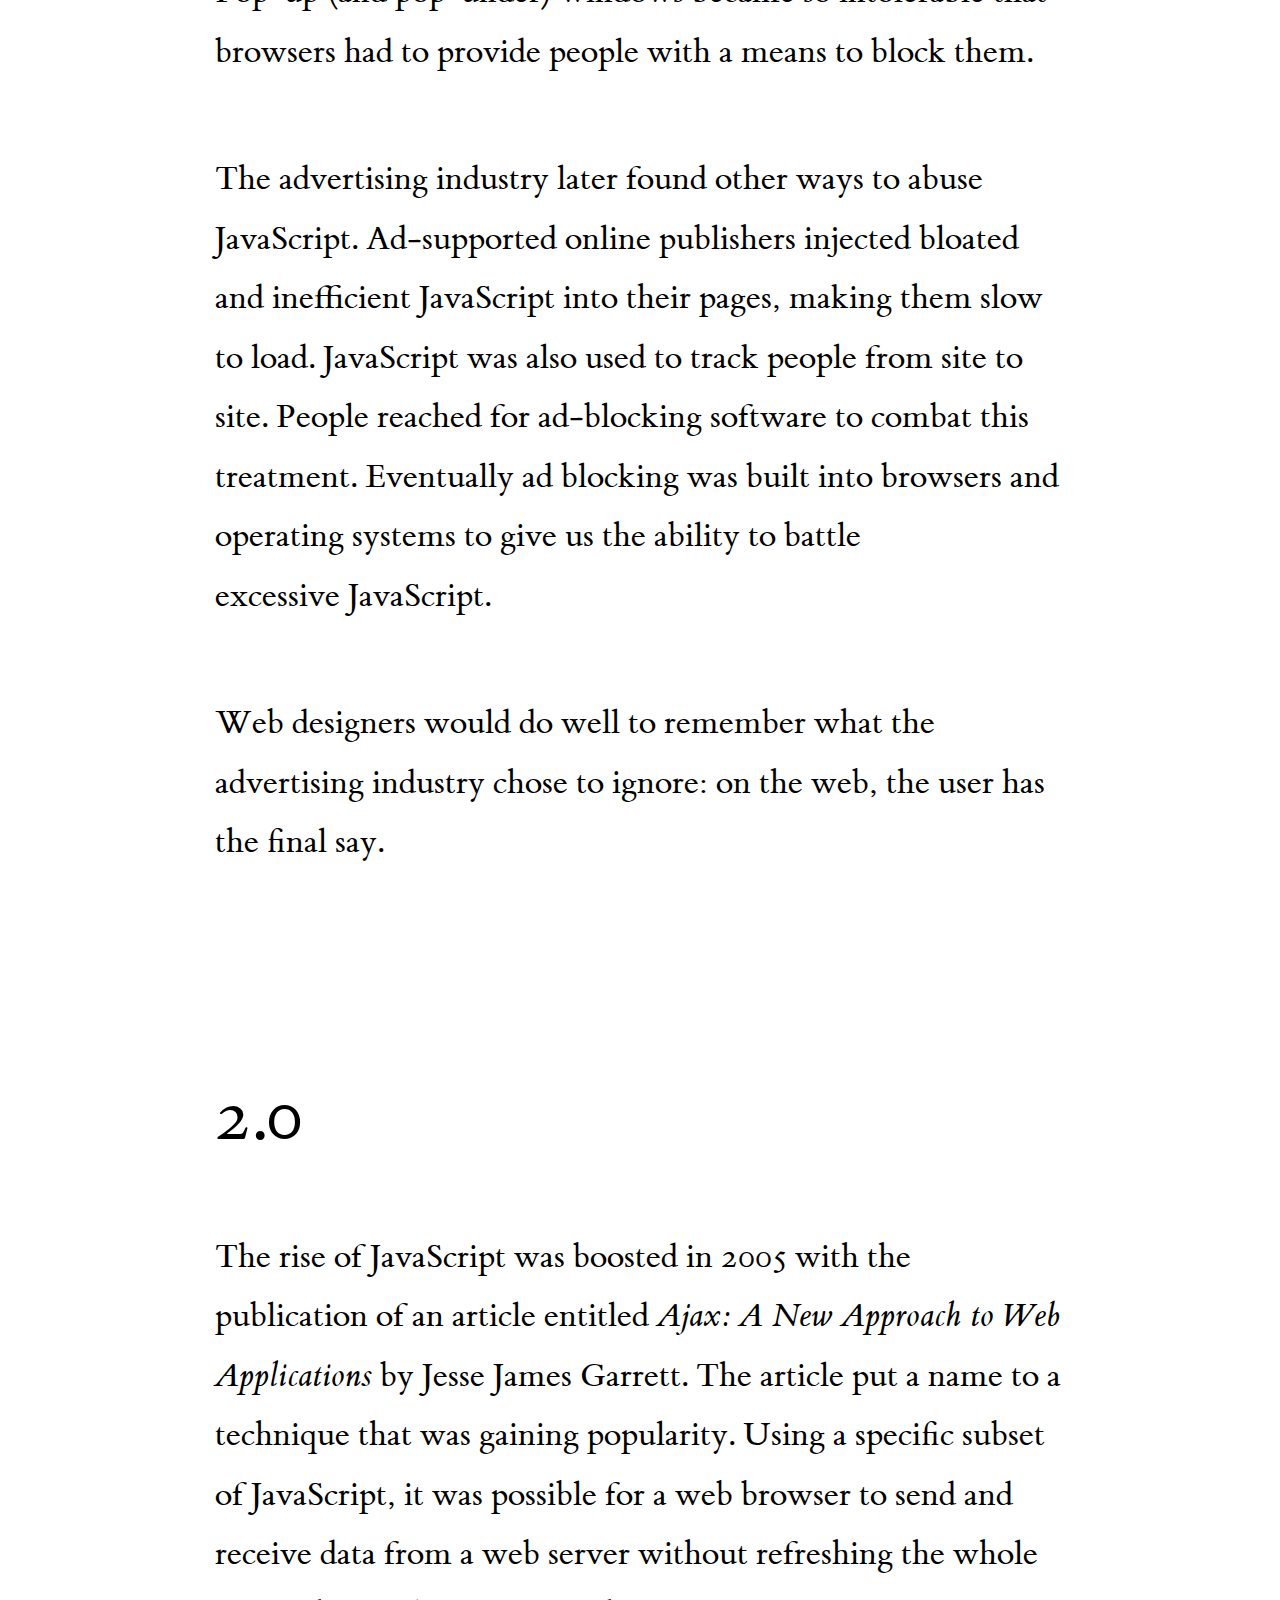
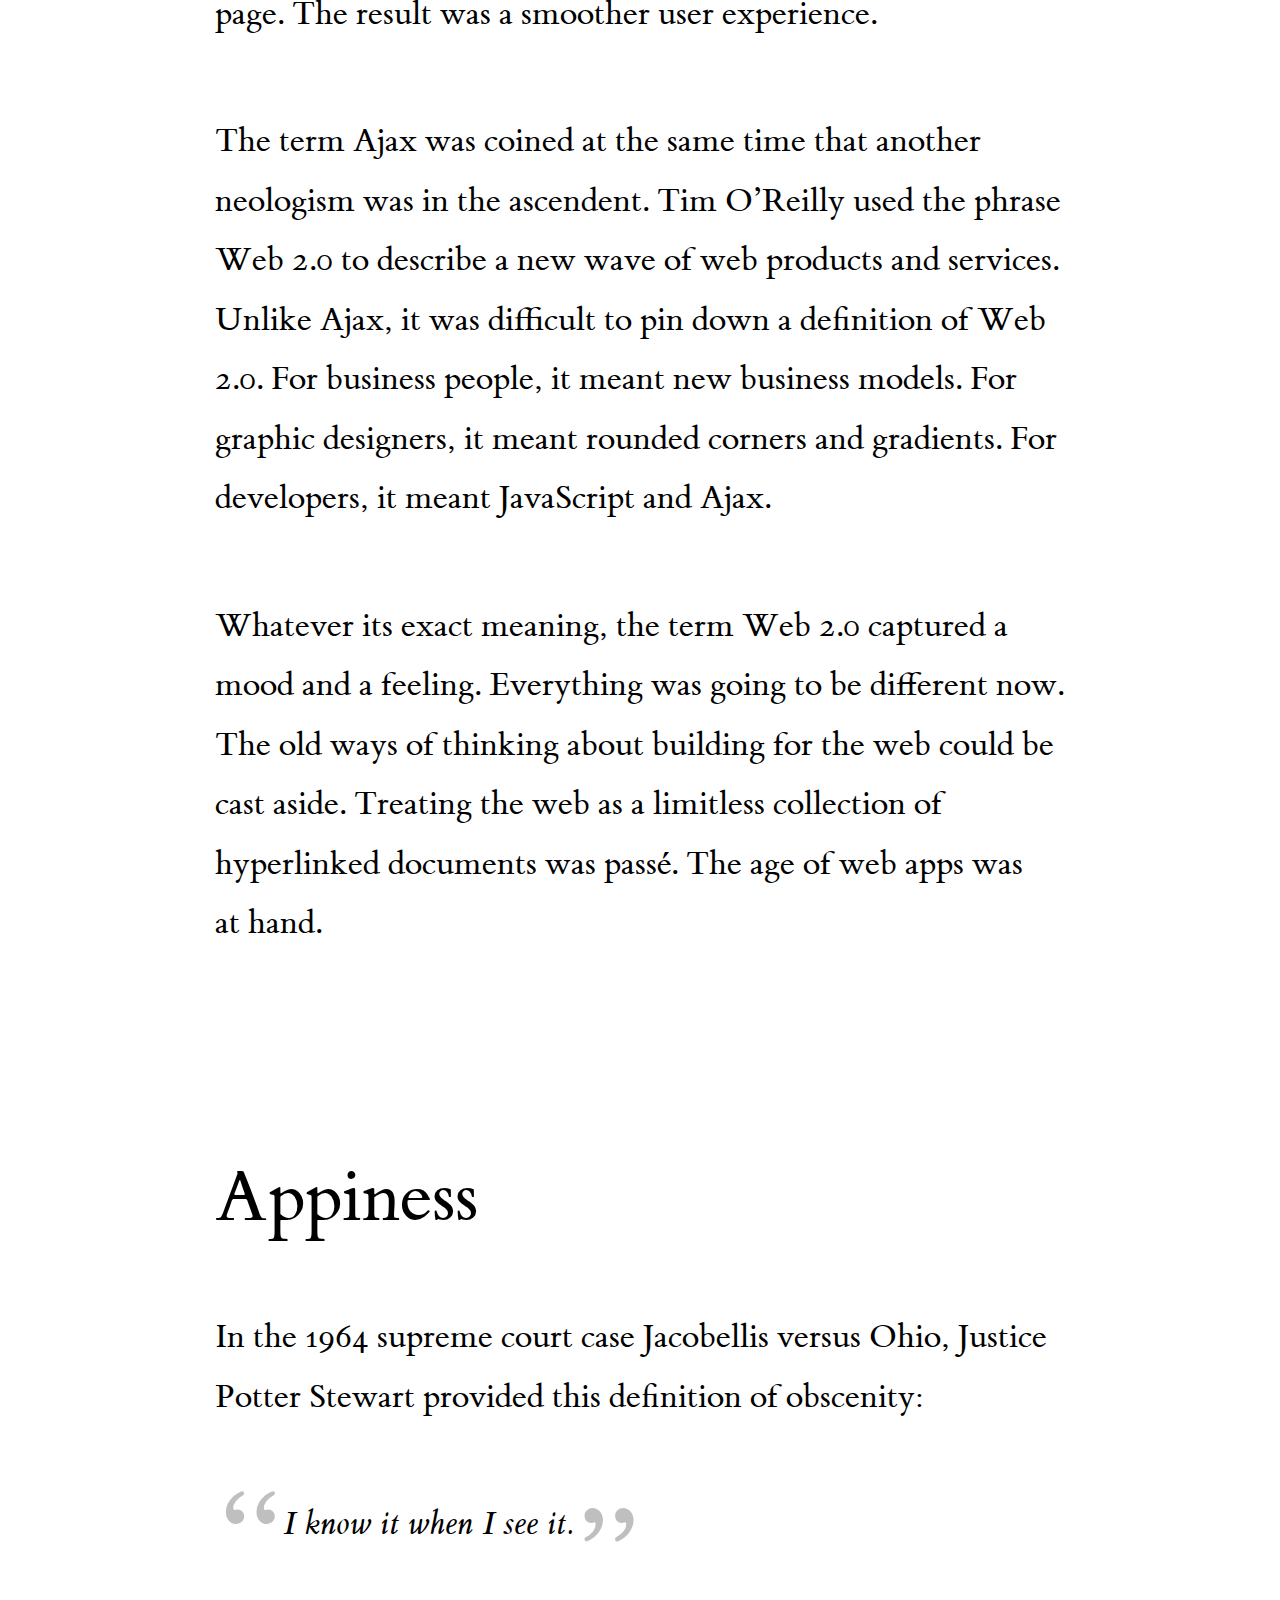
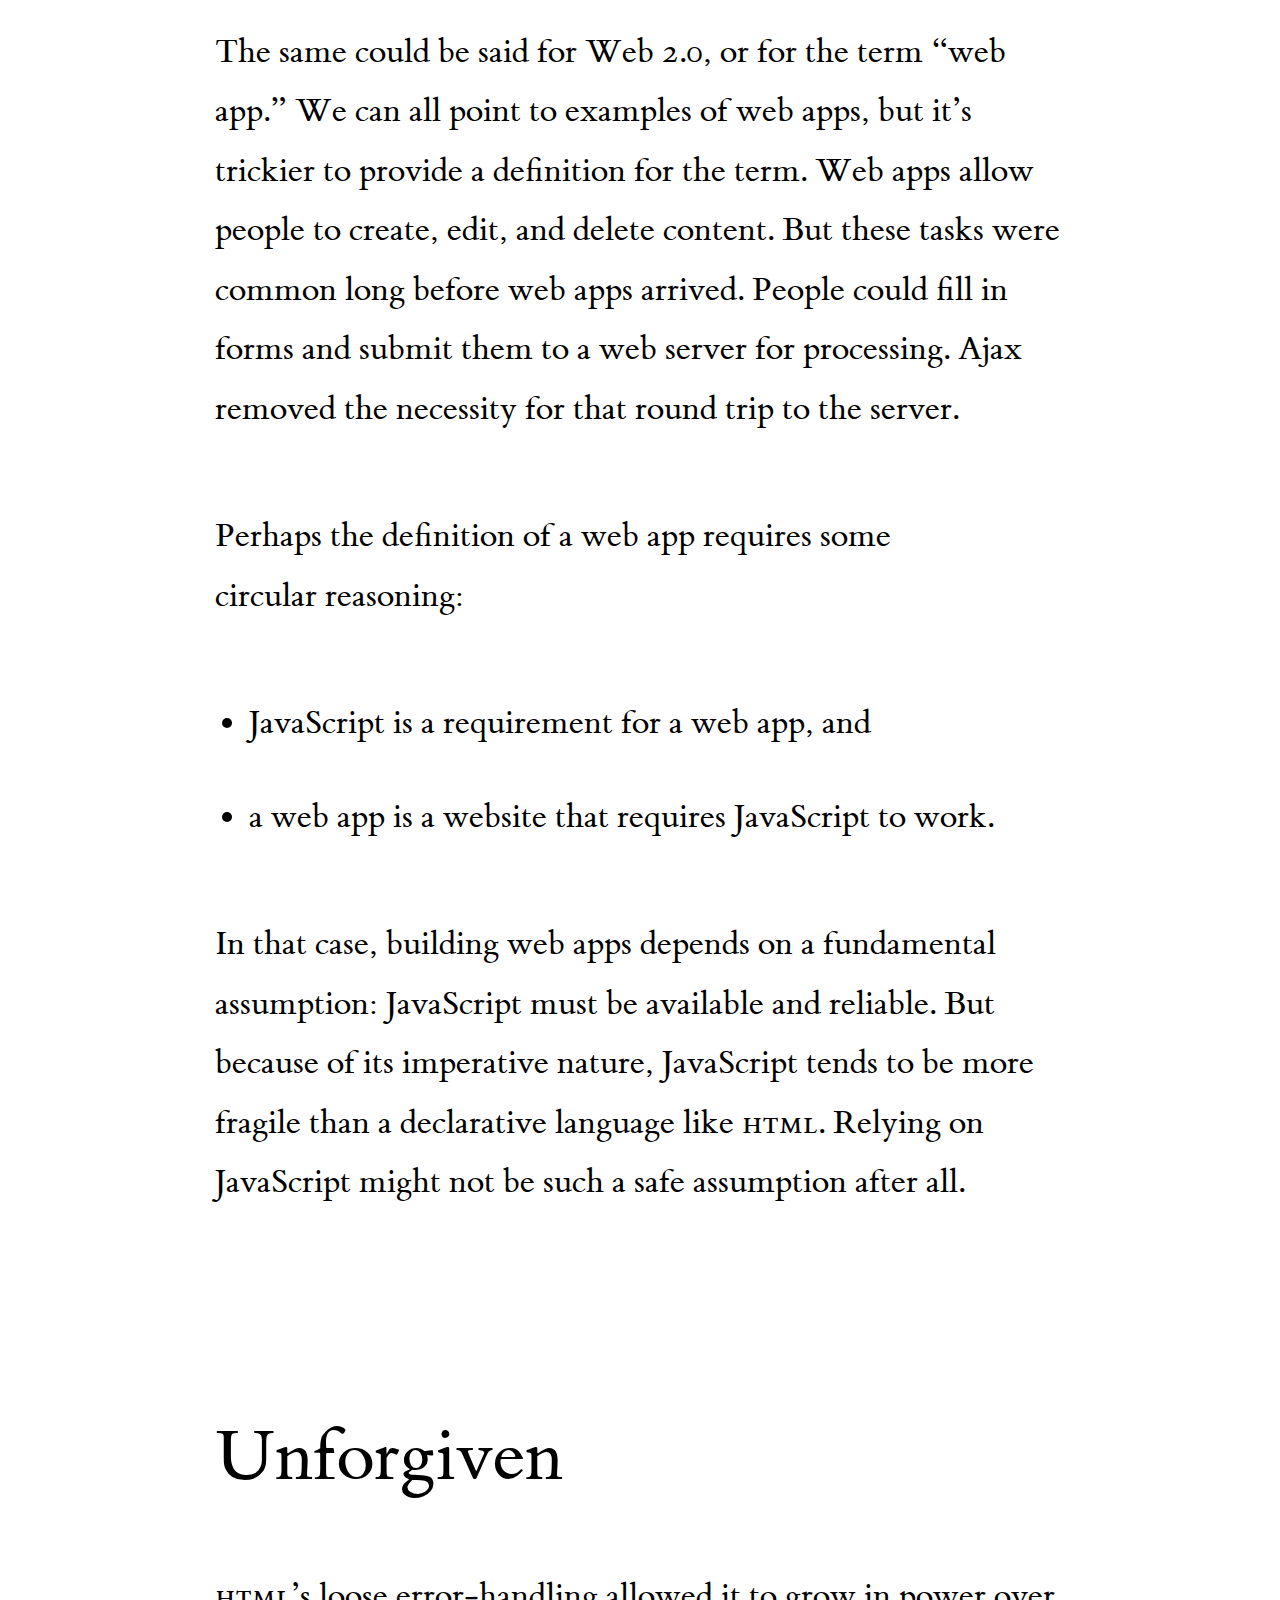
<file: chapter4/index.html>
<!DOCTYPE html>
<html lang="en">
<head>
<meta name="viewport" content="width=device-width, initial-scale=1" />
<meta charset="utf-8" />
<meta name="theme-color" content="#5f7995" />
<meta name="author" content="Jeremy Keith" />
<meta name="description" content="Chapter Four: Languages" />
<meta name="twitter:card" content="summary_large_image" />
<meta name="twitter:site" content="@adactio" />
<meta name="twitter:creator" content="@adactio" />
<meta name="twitter:title" property="og:title" content="Resilient Web Design—Chapter 4" />
<meta name="twitter:description" property="og:description" content="Chapter Four: Languages" />
<meta name="twitter:url" property="og:url" content="https://resilientwebdesign.com/chapter4/" />
<meta name="twitter:image" property="og:image" content="https://resilientwebdesign.com/chapter4/images/medium/jon-postel.jpg" />
<title>Resilient Web Design—Chapter 4</title>
<link rel="preload" href="../fonts/etbookot-roman-webfont.woff2" crossorigin type="font/woff2" as="font" />
<link rel="preload" href="../js/scripts.js" as="script" />
<link rel="stylesheet" href="../css/styles.css" />
<link rel="contents" href="../contents/" />
<link rel="author" href="../author/" />
<link rel="prev" href="../chapter3/" />
<link rel="next prefetch" href="../chapter5/" />
<link rel="license" href="https://creativecommons.org/licenses/by-sa/4.0/" />
<link rel="amphtml" href="amp.html" />
<link rel="manifest" href="../manifest.json" />
<link rel="icon shortcut" href="../images/icon512.png" sizes="512x512" type="image/png" />
<link rel="apple-touch-icon" href="../images/icon512.png" type="image/png" />
<link rel="icon" href="../favicon.ico" type="image/x-icon" />
</head>
<body>

<header>
<a href="../">Resilient Web Design</a>
</header>

<main>

<h1><span>Chapter 4:</span> Languages</h1>

<p><span id="Jon%20Postel">Jon Postel</span> was one of the engineers working on the <abbr>ARPANET</abbr>, the precursor to the internet. He wanted to make sure that the packets—or “datagrams”—being shuttled around the network were delivered in the most efficient way. He came to realise that a lax approach to errors was crucial to effective packet switching.</p>

<figure>
<picture>
<source media="all and (min-width: 75em)" srcset="images/large/jon-postel.jpg" />
<source media="all and (min-width: 50em)" srcset="images/medium/jon-postel.jpg, images/large/jon-postel.jpg 1.5x" />
<img src="images/small/jon-postel.jpg" alt="Jon Postel standing by a hand‐drawn diagram of the early internet." srcset="images/medium/jon-postel.jpg 2x, images/large/jon-postel.jpg 3x" />
</picture>
<figcaption>Jon Postel.
<small>Photograph by Irene Fertik, <abbr>USC</abbr> News Service.</small>
<small>Copyright 1994, <abbr>USC</abbr>.</small></figcaption>
</figure>

<p>If a node on the network receives a datagram that has errors, but is still understandable, then the packet should be processed anyway. Conversely every node on the network should attempt to send well‐formed packets. This line of thinking was enshrined in the Robustness Principle, also known as Postel’s Law:</p>

<blockquote>
<p>Be conservative in what you send; be liberal in what you accept.</p>
</blockquote>

<p>If that sounds familiar, it’s because that’s the way that web browsers deal with <abbr>HTML</abbr> and <abbr>CSS</abbr>. Even if there are errors in the <abbr>HTML</abbr> or <abbr>CSS</abbr>, the browser will still attempt to process the information, skipping over any pieces that it can’t parse.</p>

<section aria-labelledby="declaration">

<h2 id="declaration">Declaration</h2>

<p><abbr>HTML</abbr> and <abbr>CSS</abbr> are both examples of declarative languages. An author writing in a declarative language describes a desired outcome without providing step‐by‐step instructions to the computer processing the file. With <abbr>HTML</abbr>, you can describe the nature of the content—paragraphs, headings, form fields, etc.—without having to explain exactly what the browser should do with that information. With <abbr>CSS</abbr>, you can describe the desired appearance of the content—colours, borders, etc.—without having to write a program to apply those styles.</p>

<p>Most programming languages are not declarative, they are imperative. Perl, Java, C++ …these are all examples of imperative languages. If you’re writing in one of those languages, you must provide precise instructions to the computer interpreting your code.</p>

<p>Imperative languages provide you with more power and precision than declarative languages. That comes at a price. Imperative languages tend to be harder to learn than declarative languages. It’s also harder to apply Postel’s Law to imperative languages. If you make a single mistake—one misplaced comma or semi‐colon—the entire program may fail. A misspelt tag in <abbr>HTML</abbr> or a missing curly brace in <abbr>CSS</abbr> can also cause headaches, but imperative programs must be well‐formed or they won’t run at all.</p>

<p>Imperative languages such as <abbr>PHP</abbr>, Ruby, and Python can be found on the servers powering the World Wide Web, reading and writing database records, processing input, and running complex algorithms. You can choose just about any programming language you want when writing server‐side code. Unlike the unknowability of the end user’s web browser, you have control over your server’s capabilities.</p>

<p>If you want to write imperative code that runs in a web browser, you only have one choice: <span id="JavaScript">JavaScript</span>.</p>

</section>

<section aria-labelledby="scripting">

<h2 id="scripting">Scripting</h2>

<p>The idea of executing a program from within a web page is as old as the web itself. Here’s an early email to the www‐talk mailing list:</p>

<blockquote>
<p>I would like to know, whether anybody has extended <abbr>WWW</abbr> such, that it is possible to start arbitrary programs by hitting a button in a <abbr>WWW</abbr> browser.</p>
</blockquote>

<p>Tim Berners‐Lee, creator of the World Wide Web, responded:</p>

<blockquote>
<p>Very good question. The problem is that of programming language. You need something really powerful, but at the same time ubiquitous. Remember a facet of the web is universal readership. There is no universal interpreted programming language.</p>
</blockquote>

<p>That was in 1992. The universal interpreted programming language finally arrived in 1996. It was written in ten days by a programmer at Netscape named <span id="Brendan%20Eich">Brendan Eich</span>.</p>

<p>The language went through a few name changes. First it was called Mocha. Then it was officially launched as LiveScript. Then the marketing department swept in and renamed it JavaScript, hoping that the name would ride the wave of hype associated with the then‐new Java language. In truth, the languages have little in common. Java is to JavaScript as ham is to hamster.</p>

</section>

<section aria-labelledby="patternsofprogress">

<h2 id="patternsofprogress">Patterns of progress</h2>

<p>JavaScript gave designers the power to update web pages even after they had loaded. Two common uses soon emerged: rollovers and form validation.</p>

<p>Swapping out images when someone hovers their cursor over a link might not seem like a sensible use of a brand new programming language, but back in the nineties there was no other way of creating hover effects.</p>

<p>Before JavaScript came along, a form would have to be submitted to a web server before you could check to make sure that all the required fields were filled in, or that the information that was entered corresponded to an expected format.</p>

<p>Both of those use cases still exist, but now there’s no need to reach for JavaScript. You can create rollover effects using the <code>:hover</code> pseudo‐class in <abbr>CSS</abbr>. You can validate form fields using the <code class="markup attribute">REQUIRED</code> and <code class="markup attribute">TYPE</code> attributes in <abbr>HTML</abbr>.</p>

<p>That’s a pattern that repeats again and again: a solution is created in an imperative language and if it’s popular enough, it migrates to a declarative language over time. When a feature is available in a declarative language, not only is it easier to write, it’s also more robust.</p>

<p>The loose error‐handling of <abbr>HTML</abbr> and <abbr>CSS</abbr> means that many authoring mistakes or browser support issues are handled gracefully; the browser simply ignores what it doesn’t understand and carries on. That’s often good enough. By contrast, if you give a browser some badly‐formed JavaScript or attempt to use an unsupported JavaScript feature, not only will the browser throw an error, it will stop parsing the script at that point and refuse to go any further.</p>

</section>

<section aria-labelledby="responsibility">

<h2 id="responsibility">Responsibility</h2>

<p>JavaScript gave web designers the power to create websites that were slicker, smoother, and more reactive. The same technology also gave web designers the power to create websites that were sluggish, unwieldy, and more difficult to use.</p>

<p>One of the earliest abuses of JavaScript came (unsurprisingly) from the advertising industry, a business whose very raison d’être is often at odds with the goals of people trying to achieve a task as quickly as possible. JavaScript allows you to create new browser windows, something that previously could only be done by the user. A young developer named <span id="Ethan%20Zuckerman">Ethan Zuckerman</span> realised that he could spawn a new window with an advertisement in it. That allowed advertisers to put their message in front of website visitors. Not only that, but JavaScript could be used to spawn multiple windows, some of them visible, some of them hidden behind the current window. It was a fiendish solution.</p>

<p>Twenty years later, Zuckerman wrote:</p>

<blockquote>
<p>I wrote the code to launch the window and run an ad in it. I’m sorry.</p>
</blockquote>

<p>Pop‐up (and pop‐under) windows became so intolerable that browsers had to provide people with a means to block them.</p>

<p>The advertising industry later found other ways to abuse JavaScript. Ad‐supported online publishers injected bloated and inefficient JavaScript into their pages, making them slow to load. JavaScript was also used to track people from site to site. People reached for ad‐blocking software to combat this treatment. Eventually ad blocking was built into browsers and operating systems to give us the ability to battle excessive JavaScript.</p>

<p>Web designers would do well to remember what the advertising industry chose to ignore: on the web, the user has the final say.</p>

</section>

<section aria-labelledby="twopointzero">

<h2 id="twopointzero">2.0</h2>

<p>The rise of JavaScript was boosted in 2005 with the publication of an article entitled <cite id="Ajax:%20A%20New%20Approach%20to%20Web%20Applications">Ajax: A New Approach to Web Applications</cite> by <span id="Jesse%20James%20Garrett">Jesse James Garrett</span>. The article put a name to a technique that was gaining popularity. Using a specific subset of JavaScript, it was possible for a web browser to send and receive data from a web server without refreshing the whole page. The result was a smoother user experience.</p>

<p>The term Ajax was coined at the same time that another neologism was in the ascendent. <span id="Tim%20O’Reilly">Tim O’Reilly</span> used the phrase <span id="Web%202.0">Web 2.0</span> to describe a new wave of web products and services. Unlike Ajax, it was difficult to pin down a definition of Web 2.0. For business people, it meant new business models. For graphic designers, it meant rounded corners and gradients. For developers, it meant JavaScript and Ajax.</p>

<p>Whatever its exact meaning, the term Web 2.0 captured a mood and a feeling. Everything was going to be different now. The old ways of thinking about building for the web could be cast aside. Treating the web as a limitless collection of hyperlinked documents was passé. The age of web apps was at hand.</p>

</section>

<section aria-labelledby="appiness">

<h2 id="appiness">Appiness</h2>

<p>In the 1964 supreme court case <span id="Jacobellis%20versus%20Ohio">Jacobellis versus Ohio</span>, Justice <span id="Potter%20Stewart">Potter Stewart</span> provided this definition of obscenity:</p>

<blockquote>
<p>I know it when I see it.</p>
</blockquote>

<p>The same could be said for Web 2.0, or for the term “web app.” We can all point to examples of web apps, but it’s trickier to provide a definition for the term. Web apps allow people to create, edit, and delete content. But these tasks were common long before web apps arrived. People could fill in forms and submit them to a web server for processing. Ajax removed the necessity for that round trip to the server.</p>

<p>Perhaps the definition of a web app requires some circular reasoning:</p>

<ul>
<li>JavaScript is a requirement for a web app, and</li>
<li>a web app is a website that requires JavaScript to work.</li>
</ul>

<p>In that case, building web apps depends on a fundamental assumption: JavaScript must be available and reliable. But because of its imperative nature, JavaScript tends to be more fragile than a declarative language like <abbr>HTML</abbr>. Relying on JavaScript might not be such a safe assumption after all.</p>

</section>

<section aria-labelledby="unforgiven">

<h2 id="unforgiven">Unforgiven</h2>

<p><abbr>HTML</abbr>’s loose error‐handling allowed it to grow in power over time. It also ensured that the language was easy to learn. Even if you made a mistake, the browser’s implementation of Postel’s Law ensured that you’d still get a result. Surprisingly, there was an attempt to remove this superpower from <abbr>HTML</abbr>.</p>

<p>After the standardisation of <abbr>HTML</abbr> version 4 in 1999, the World Wide Web Consortium published <abbr id="XHTML">XHTML</abbr> 1.0. This reformulated <abbr>HTML</abbr> according to the rules of the <abbr id="XML">XML</abbr> data format. Whereas <abbr>HTML</abbr> can have uppercase or lowercase tag names and attributes, <abbr>XML</abbr> requires them to be all lowercase. There were some other differences: all attributes had to be quoted, and standalone elements like <code class="markup element">IMG</code> or <code class="markup element">BR</code> required a closing slash.</p>

<p><abbr>XHTML</abbr> 1.0 didn’t add any new features to the language. It was simply a stricter way of writing markup. <abbr>XHTML</abbr> 2.0 was a different proposition. Not only would it remove established elements like <code class="markup element">IMG</code>, it would also implement <abbr>XML</abbr>’s draconian error‐handling model. If there is a single error in an <abbr>XML</abbr> document—one unquoted attribute or missing closing slash—then the parser should stop immediately and refuse to render anything.</p>

<p><abbr>XHTML</abbr> 2.0 died on the vine. Its theoretical purity was roundly rejected by the people who actually made websites for a living. Web designers rightly refused to publish in a format that would fail completely instead of trying to recover from an error.</p>

<p>Strange then, that years later, web designers would happily create entire websites using JavaScript, a language that shares <abbr>XML</abbr>’s unforgiving error‐handling model. They didn’t call them websites. They called them web apps. That distinction was cold comfort to someone who couldn’t complete their task because a service relied on JavaScript for crucial functionality.</p>

<p>Despite JavaScript’s fragile error‐handling model, web designers became more reliant on JavaScript over time. In 2015, <abbr id="NASA">NASA</abbr> relaunched its website as a web app. If you wanted to read the latest news of the agency’s space exploration efforts, you first had to download and execute three megabytes of JavaScript. This content—text and images—could have been delivered in the <abbr>HTML</abbr>, but the developers decided to use Ajax to retrieve this data instead. Until all that JavaScript was loaded, parsed, and executed, visitors to the site were left staring at a black background. Perhaps this was intended as a demonstration of the vast lonely emptiness of space.</p>

<figure>
<picture>
<source media="all and (min-width: 75em)" srcset="images/large/nasa.png" />
<source media="all and (min-width: 50em)" srcset="images/medium/nasa.png, images/large/nasa.png 1.5x" />
<img src="images/small/nasa.png" alt="A web browser showing a black screen." srcset="images/medium/nasa.png 2x, images/large/nasa.png 3x" />
</picture>
<figcaption>The 2015 version of the nasa.gov website with incomplete JavaScript.</figcaption>
</figure>

<p>This highlights another difference between <abbr>HTML</abbr> and JavaScript. Whereas <abbr>HTML</abbr> can be rendered piece by piece as it is downloaded, a JavaScript file must be downloaded in its entirety before its contents can be parsed. While it’s tempting to think that only a small minority of visitors will miss out on a site’s JavaScript, the truth is that everybody is a non‐JavaScript user until the JavaScript has finished loading ...<em>if</em> the JavaScript finishes loading. Flaky connections, interfering network operators, and unpredictable ad‐blocking software can torpedo the assumption that JavaScript will always be available.</p>

<p>The problem is not with people deliberately disabling JavaScript in their browsers. Although that’s a use case worth considering, it’s not the most common cause of JavaScript errors. <span id="Stuart%20Langridge">Stuart Langridge</span> put together a list of all the potential points of failure under the title <cite id="Everyone%20has%20JavaScript,%20right?">Everyone has JavaScript, right?</cite></p>

<blockquote>
<p>The user requests your web app. Has the page loaded yet? Did the <abbr>HTTP</abbr> request for the JavaScript succeed? Did the <abbr>HTTP</abbr> request for the JavaScript complete? Does the corporate firewall block JavaScript? Does their <abbr>ISP</abbr> or mobile operator interfere with downloaded JavaScript? Have they switched off JavaScript? Do they have add‐ons or plug‐ins installed which inject script or alter the <abbr>DOM</abbr> in ways you didn’t anticipate? Is the Content Delivery Network up? Does their browser support the JavaScript you’ve written?</p>
</blockquote>

<p>Many of those problems would also affect <abbr>HTML</abbr> and <abbr>CSS</abbr> files, but because of Postel’s Law, they can recover gracefully.</p>

<p>This doesn’t mean that web designers shouldn’t use JavaScript. But it does mean that web designers shouldn’t <em>rely</em> on JavaScript when a simpler solution exists.</p>

</section>

<section aria-labelledby="platform">

<h2 id="platform">Platform</h2>

<p>Web designers who ignored the message of John Allsopp’s <cite>A Dao of Web Design</cite> made the mistake of treating the web like print. The history of print has much to offer—hierarchy, typography, colour theory—but the web is a fundamentally different medium. The history of software development also has much to offer—architecture, testing, process—but again, the web remains its own medium.</p>

<p>It’s tempting to apply the knowledge and learnings from another medium to the web. But it is more structurally honest to uncover the web’s own unique strengths and weaknesses.</p>

<p>The language we use can subtly influence our thinking. In his book <cite id="Metaphors%20We%20Live%20By">Metaphors We Live By</cite>, <span id="George%20Lakoff">George Lakoff</span> highlights the dangers of political language. Obvious examples are “friendly fire” and “collateral damage”, but a more insidious example is “tax relief”—before a debate has even begun, taxation has been framed as something requiring relief.</p>

<p>On the face of it, the term “web platform” seems harmless. Describing the web as a platform puts it on par with other software environments. Flash was a platform. Android is a platform. i<abbr>OS</abbr> is a platform. But the web is not a platform. The whole point of the web is that it is <em>cross</em>‐platform.</p>

<p>A platform provides a controlled runtime environment for software. As long as the user has that runtime environment, you can be confident that they will get exactly what you’ve designed. If you build an i<abbr>OS</abbr> app and someone has an i<abbr>OS</abbr> device, you know that they will get 100% of your software. But if you build an i<abbr>OS</abbr> app and someone has an Android device, they will get 0% of your software. You can’t install an i<abbr>OS</abbr> app on an Android device. It’s all or nothing.</p>

<p>The web isn’t as binary as that. If you build something using web technologies, and someone visits with a web browser, you can’t be sure how many of the web technologies will be supported. It probably won’t be 100%. But it’s also unlikely to be 0%. Some people will visit with i<abbr>OS</abbr> devices. Others will visit with Android devices. Some people will get 80% or 90% of what you’ve designed. Others will get just 20%, 30%, or 50%. The web isn’t a platform. It’s a continuum.</p>

<p>Thinking of the web as a platform is a category error. A platform like Flash, i<abbr>OS</abbr>, or Android provides stability and certainty, but only under a very specific set of circumstances—your software must be accessed with the right platform‐specific runtime environment. The web provides no such certainty, but it also doesn’t restrict the possible runtime environments.</p>

<p>Platforms are controlled and predictable. The World Wide Web is chaotic and unpredictable.</p>

<p>The web is a hot mess.</p>

</section>

<aside>
<h2>References</h2>
<ol>
<li><a href="https://tools.ietf.org/html/rfc761#section-2.10"><abbr>RFC</abbr> 761: <cite>Transmission Control Protocol</cite></a> by Jon Postel</li>
<li><a href="https://lists.w3.org/Archives/Public/www-talk/1992MayJun/0006.html"><cite>Program Links in <abbr>WWW</abbr></cite></a> by Tim Berners‐Lee</li>
<li><a href="http://www.theatlantic.com/technology/archive/2014/08/advertising-is-the-internets-original-sin/376041/"><cite>The Internet’s Original Sin</cite></a> by Ethan Zuckerman</li>
<li><a href="http://adaptivepath.org/ideas/ajax-new-approach-web-applications/"><cite>Ajax: A New Approach to Web Applications</cite></a> by Jesse James Garrett</li>
<li><a href="http://kryogenix.org/code/browser/everyonehasjs.html"><cite>Everyone has JavaScript, right?</cite></a> by Stuart Langridge</li>
</ol>
</aside>

</main>

<nav>
<a href="../chapter5/" rel="next"><cite><span>Chapter 5:</span> Layers</cite></a>
<ol start="0">
<li><a href="../introduction/"><cite>Introduction</cite></a></li>
<li><a href="../chapter1/"><cite><span>Chapter 1</span> Foundations</cite></a></li>
<li><a href="../chapter2/"><cite><span>Chapter 2</span> Materials</cite></a></li>
<li><a href="../chapter3/"><cite><span>Chapter 3</span> Visions</cite></a></li>
<li><a href="../chapter4/"><cite><span>Chapter 4</span> Languages</cite></a></li>
<li><a href="../chapter5/"><cite><span>Chapter 5</span> Layers</cite></a></li>
<li><a href="../chapter6/"><cite><span>Chapter 6</span> Steps</cite></a></li>
<li><a href="../chapter7/"><cite><span>Chapter 7</span> Challenges</cite></a></li>
<li><a href="../author/" rel="author"><cite>About the author</cite></a></li>
</ol>
</nav>

<footer>
<p><cite>Resilient Web Design</cite> was written and produced by <a href="https://adactio.com" class="v‐card">Jeremy Keith</a>, and typeset in <a href="https://edwardtufte.github.io/et-book/"><abbr>ET</abbr> Book</a>.</p>
<p><small>Licensed under a <a rel="license" href="https://creativecommons.org/licenses/by-sa/4.0/">Creative Commons Attribution‐ShareAlike 4.0 International License</a>.</small></p>
</footer>

<script src="../js/scripts.js" defer></script>
</body>
</html>
</file>
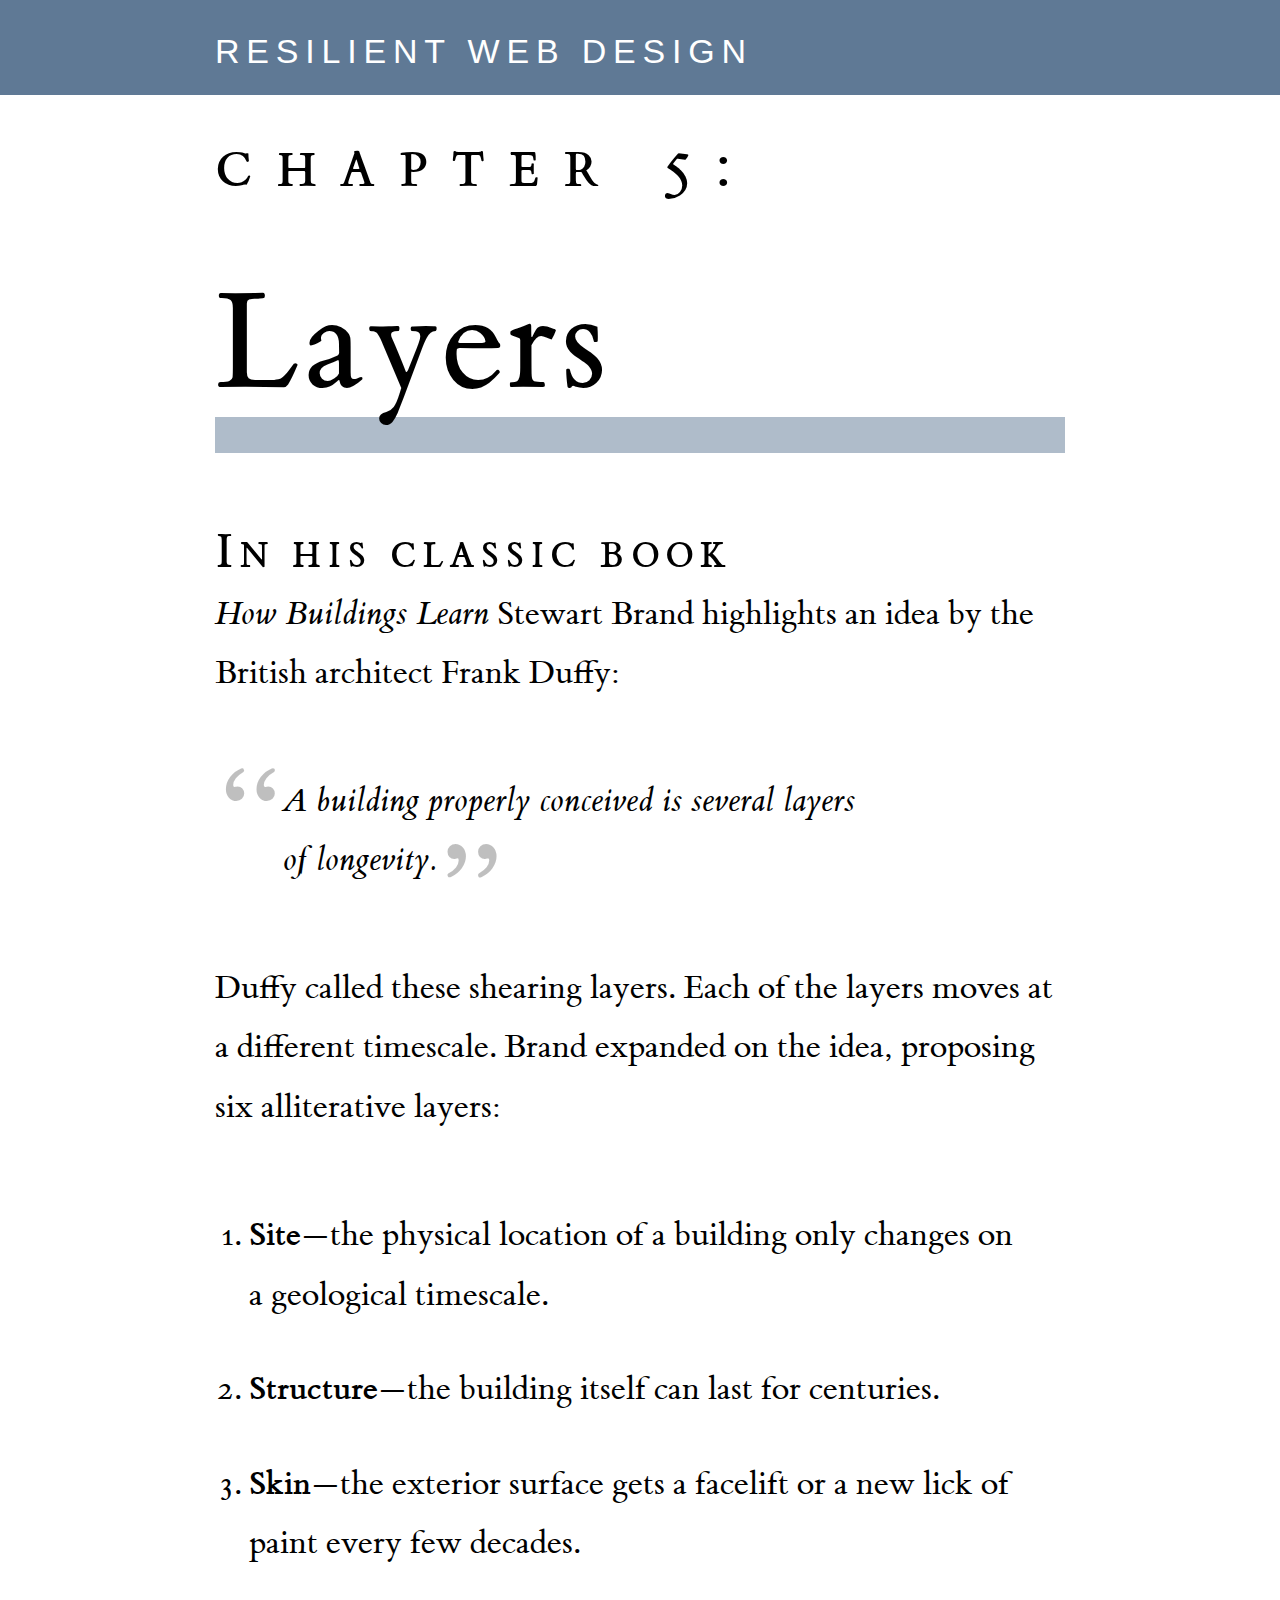
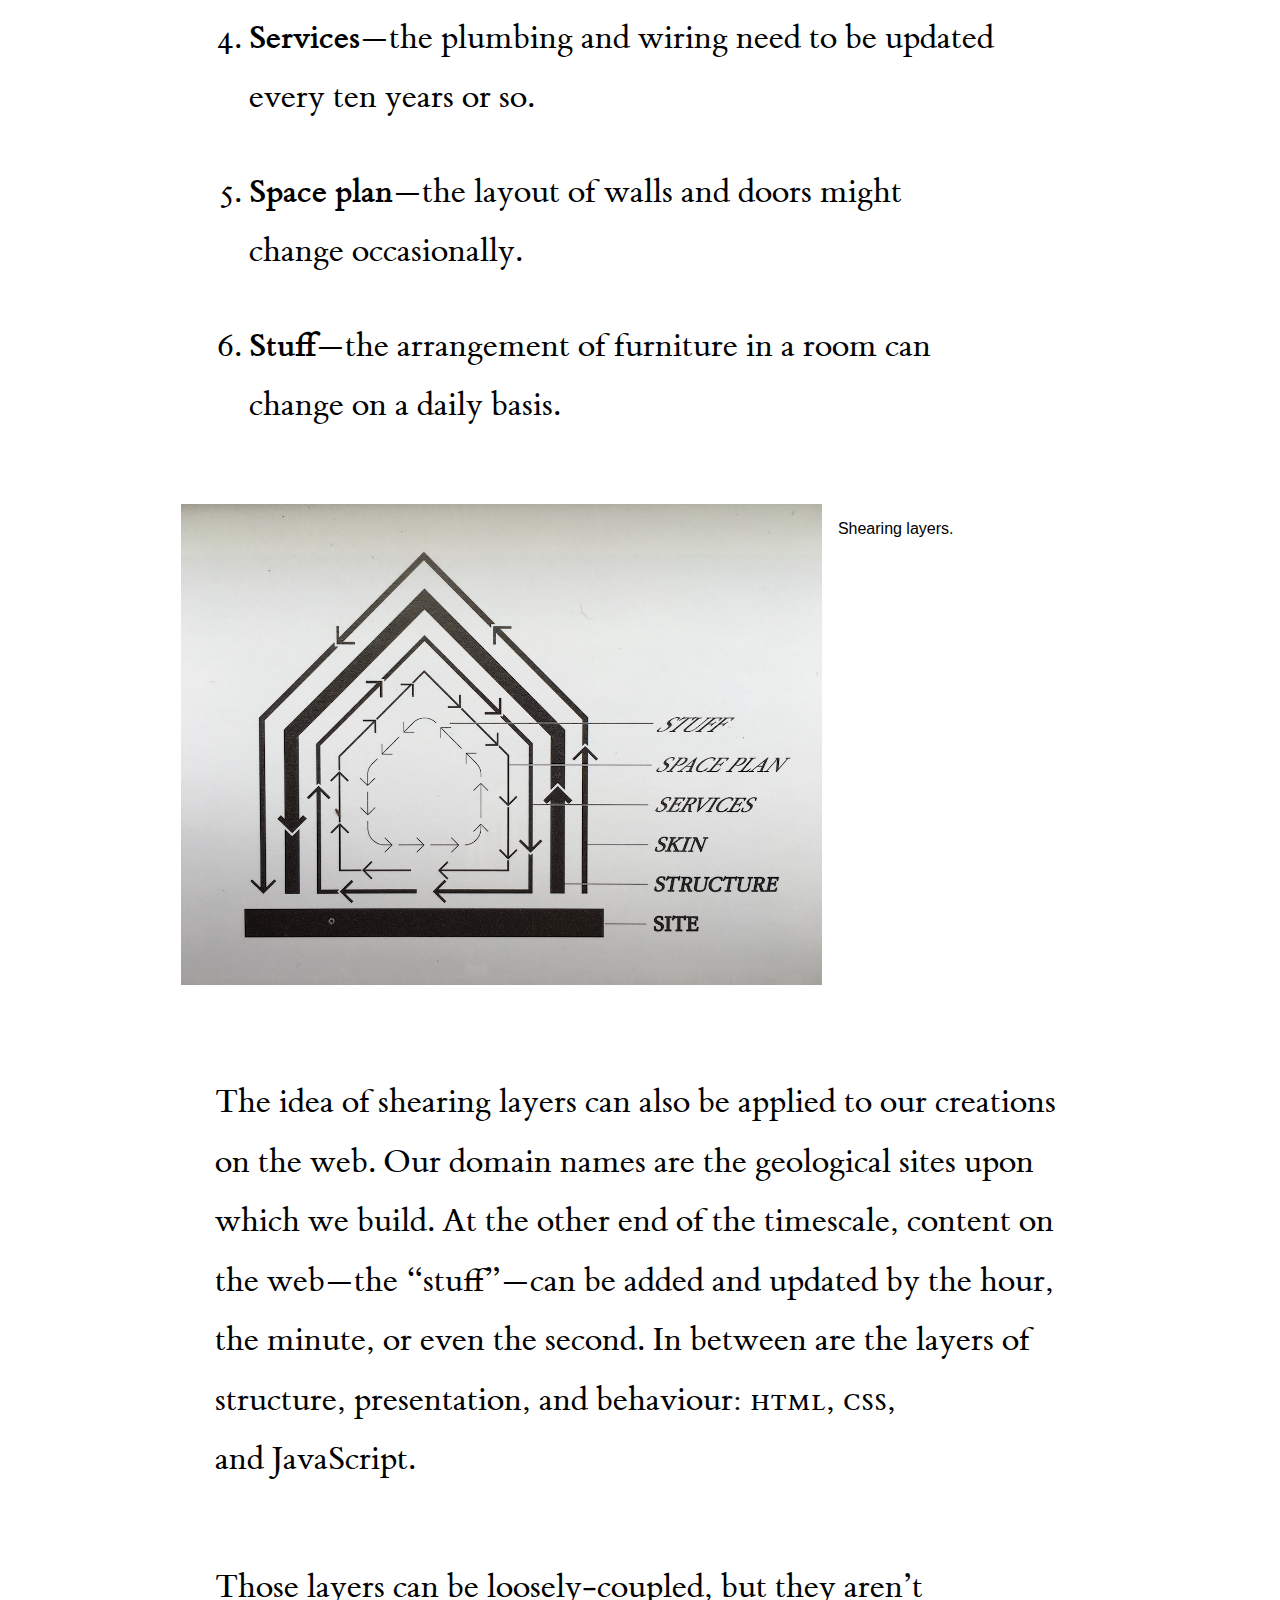
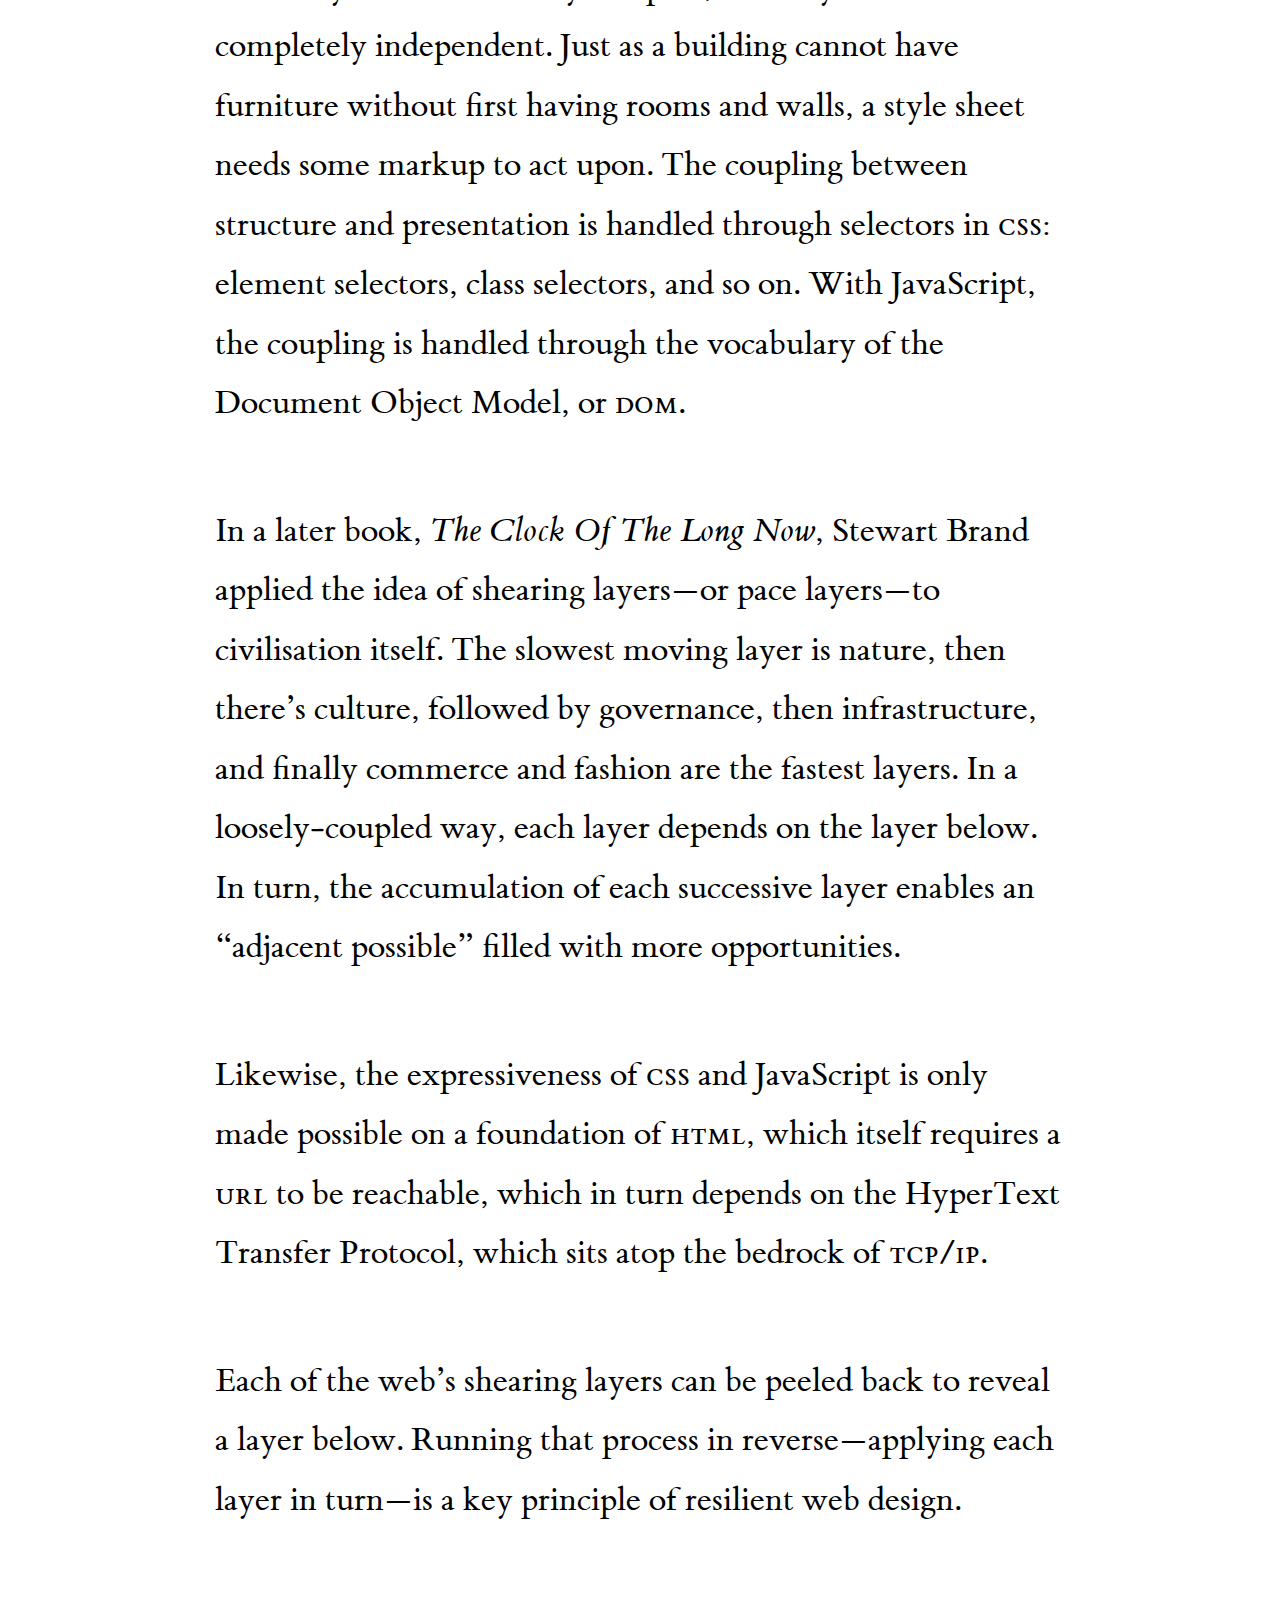
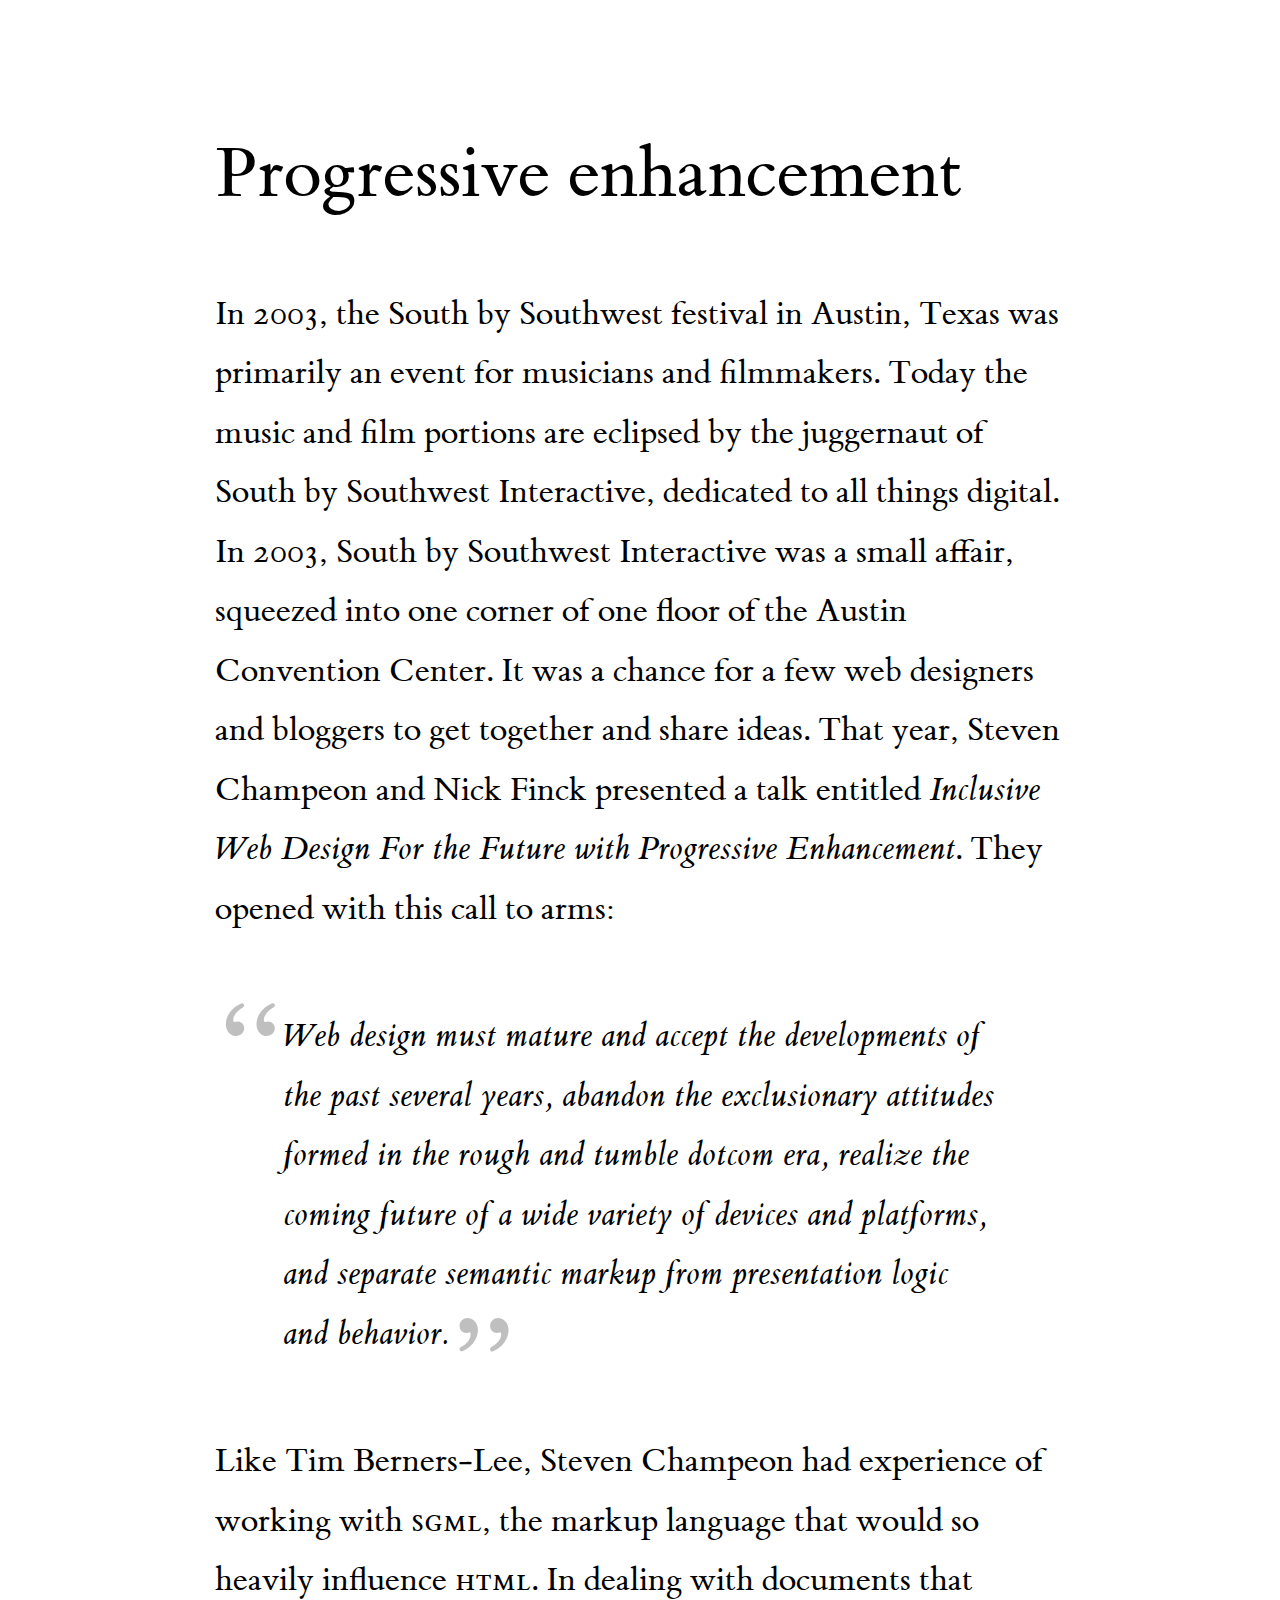
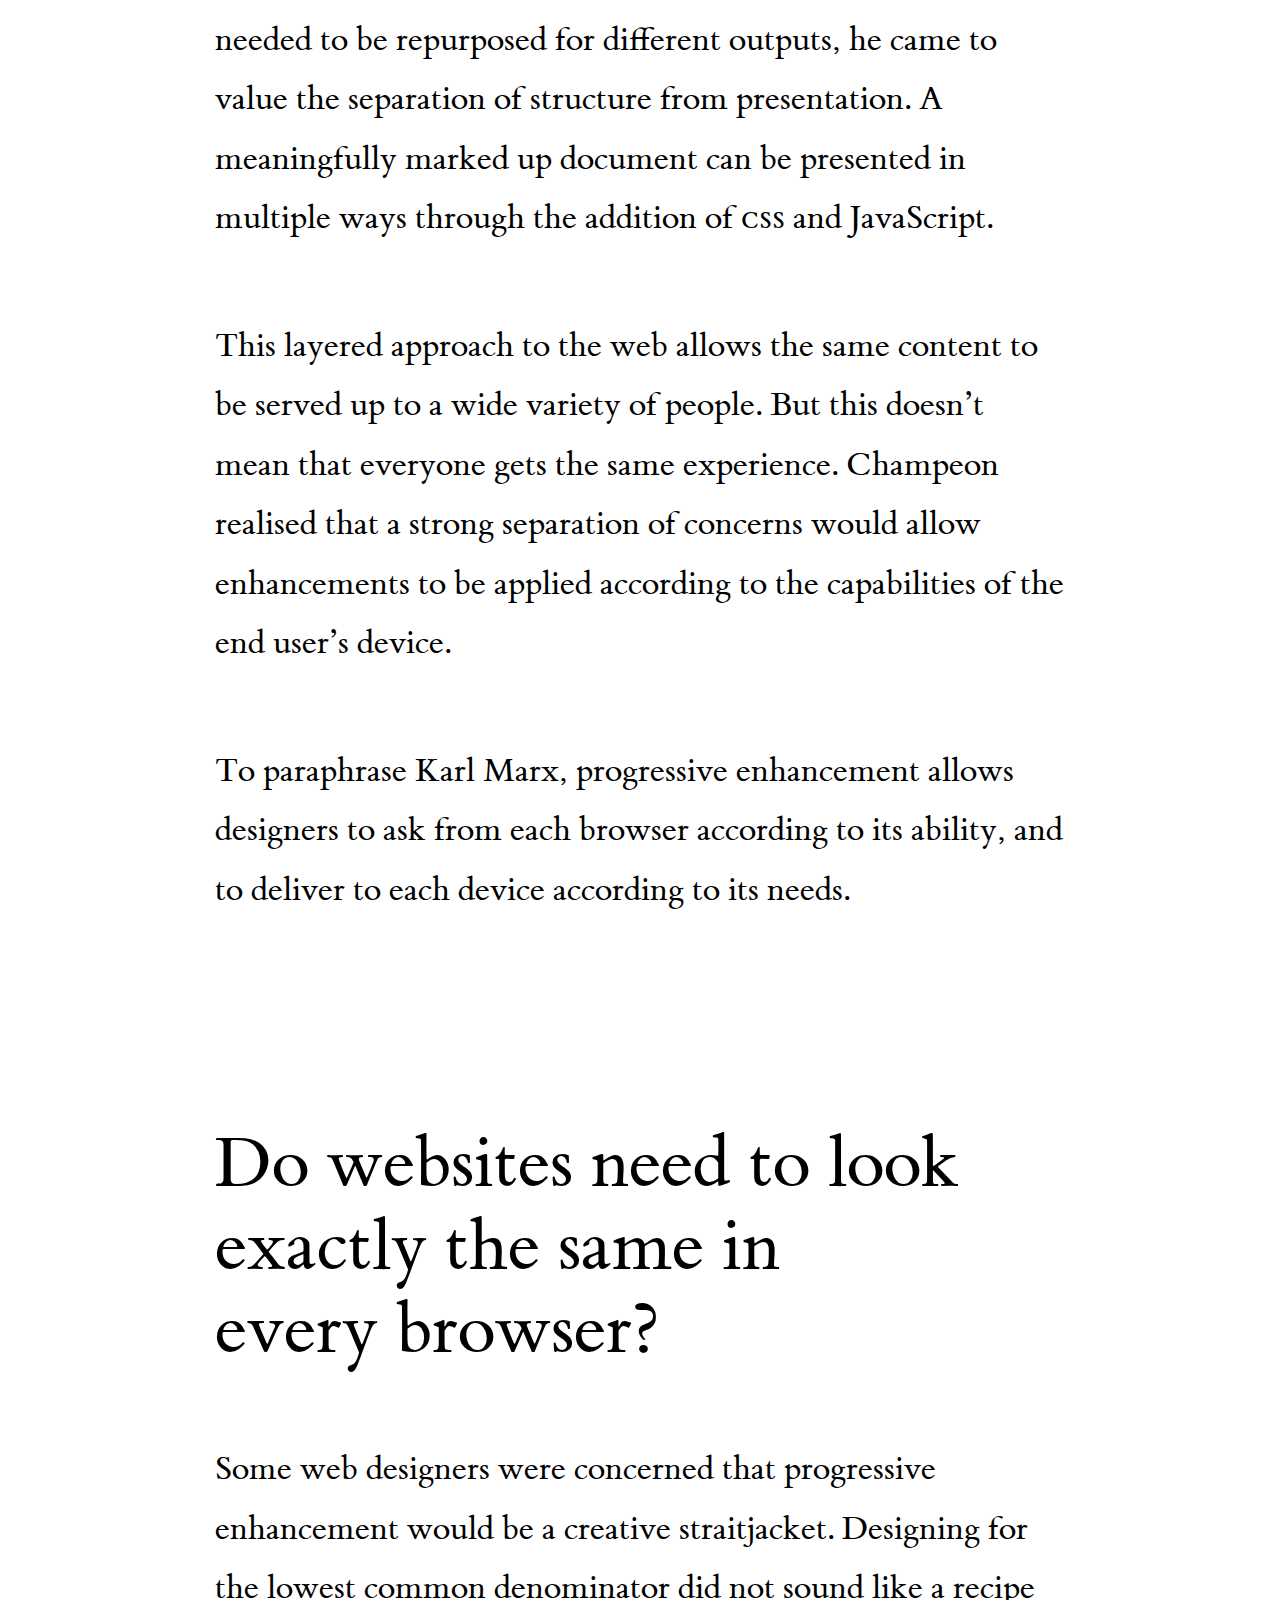
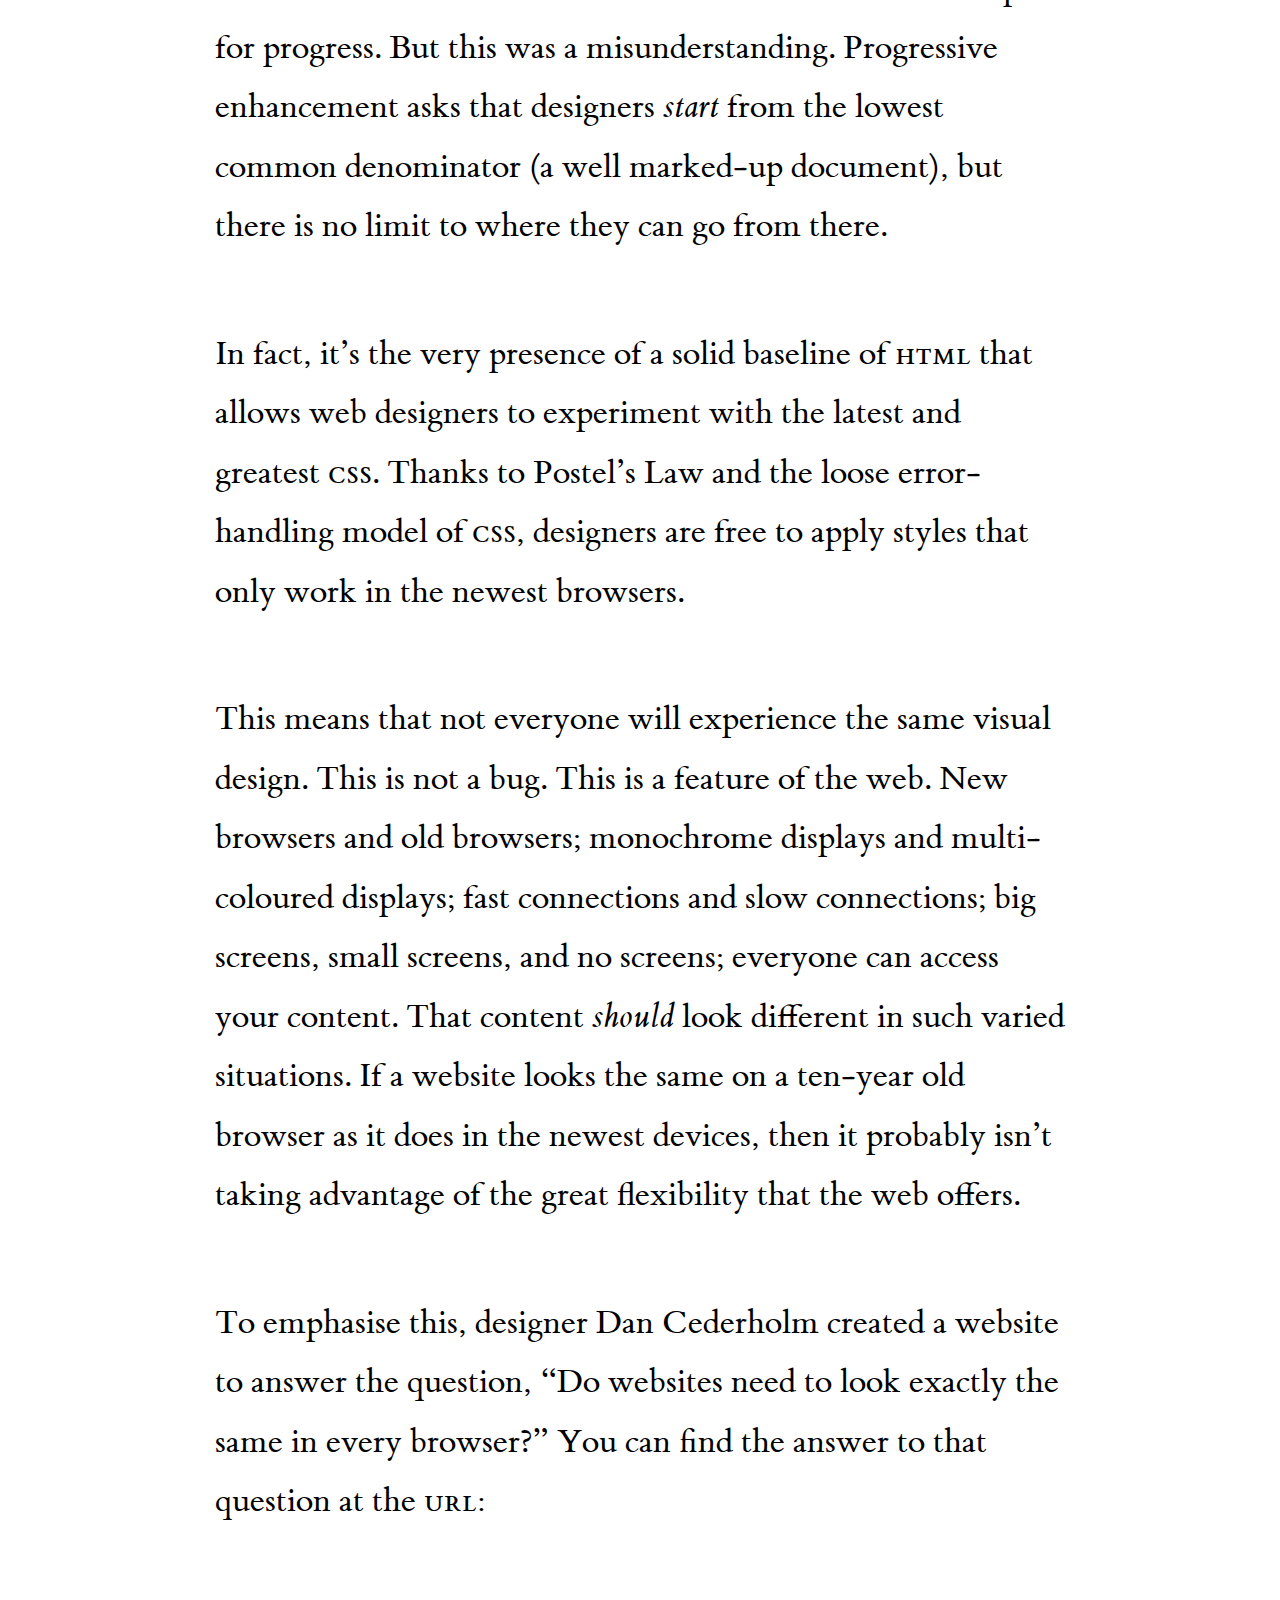
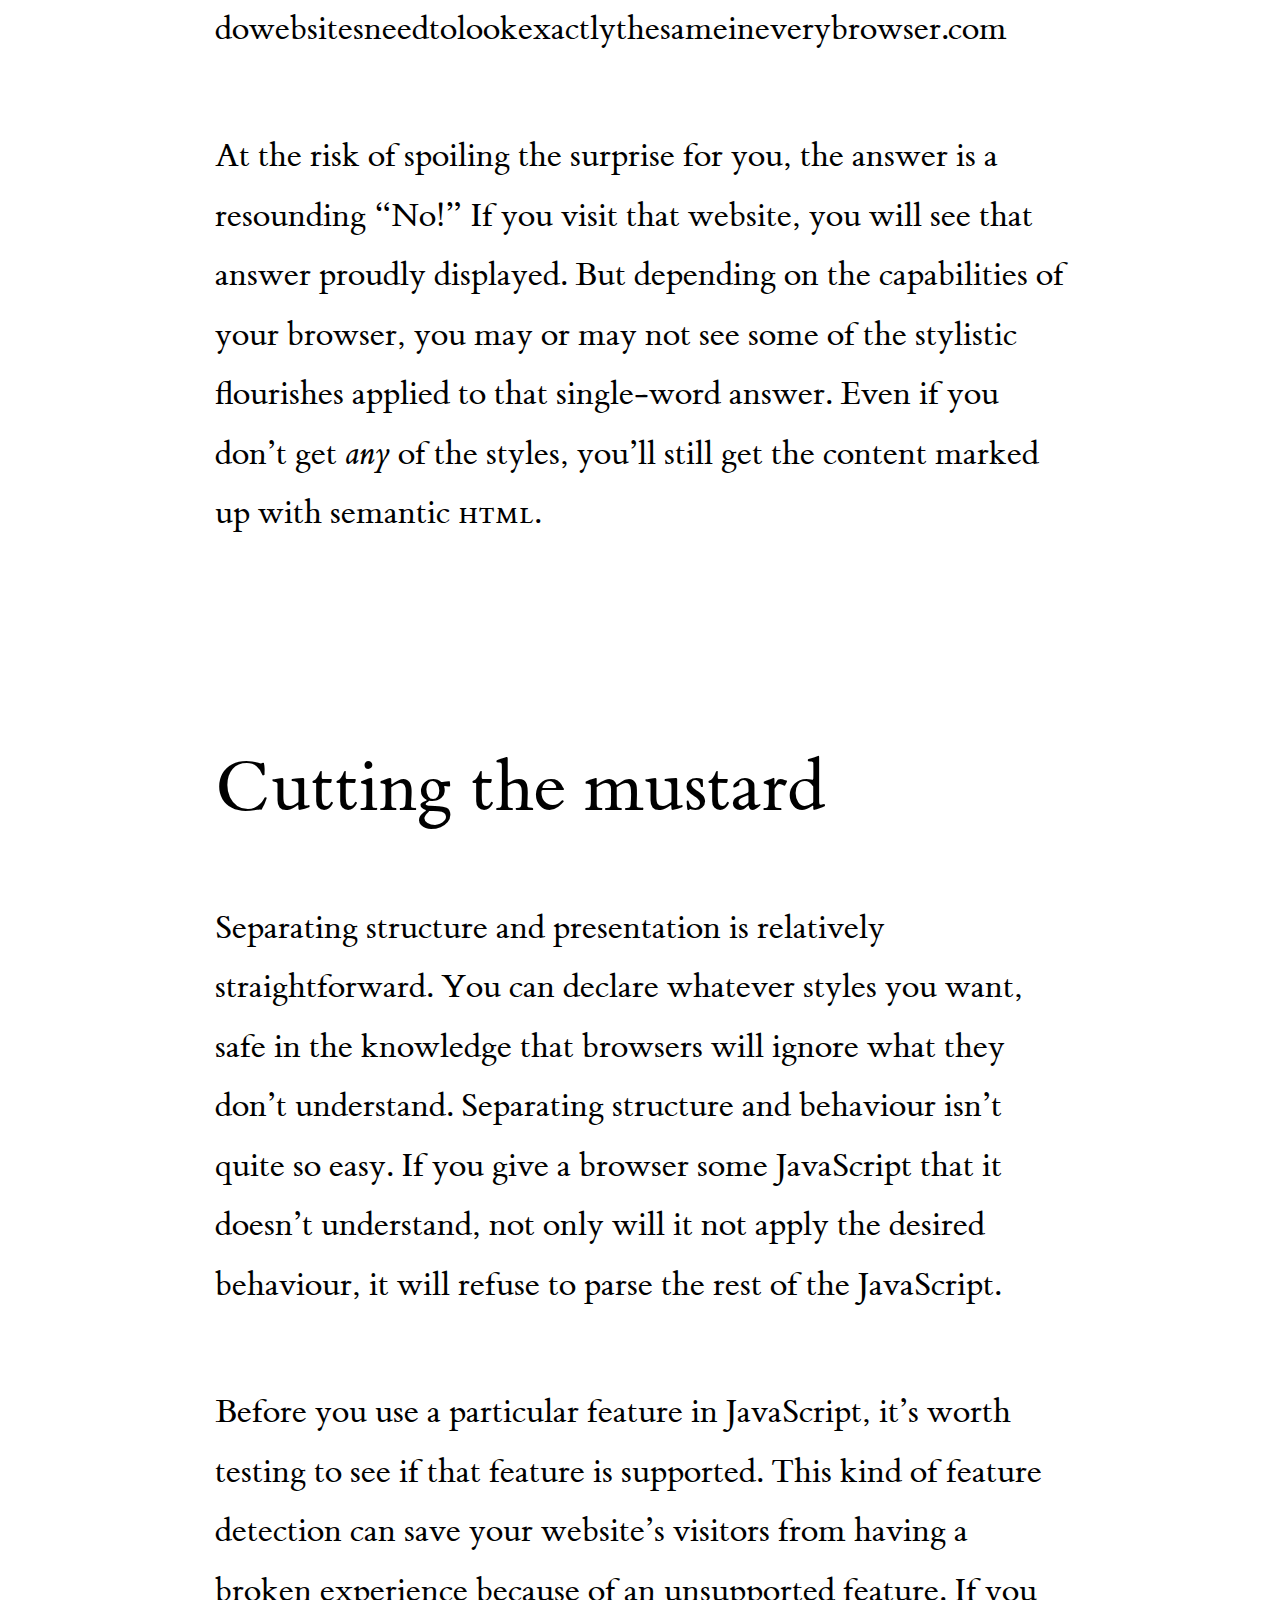
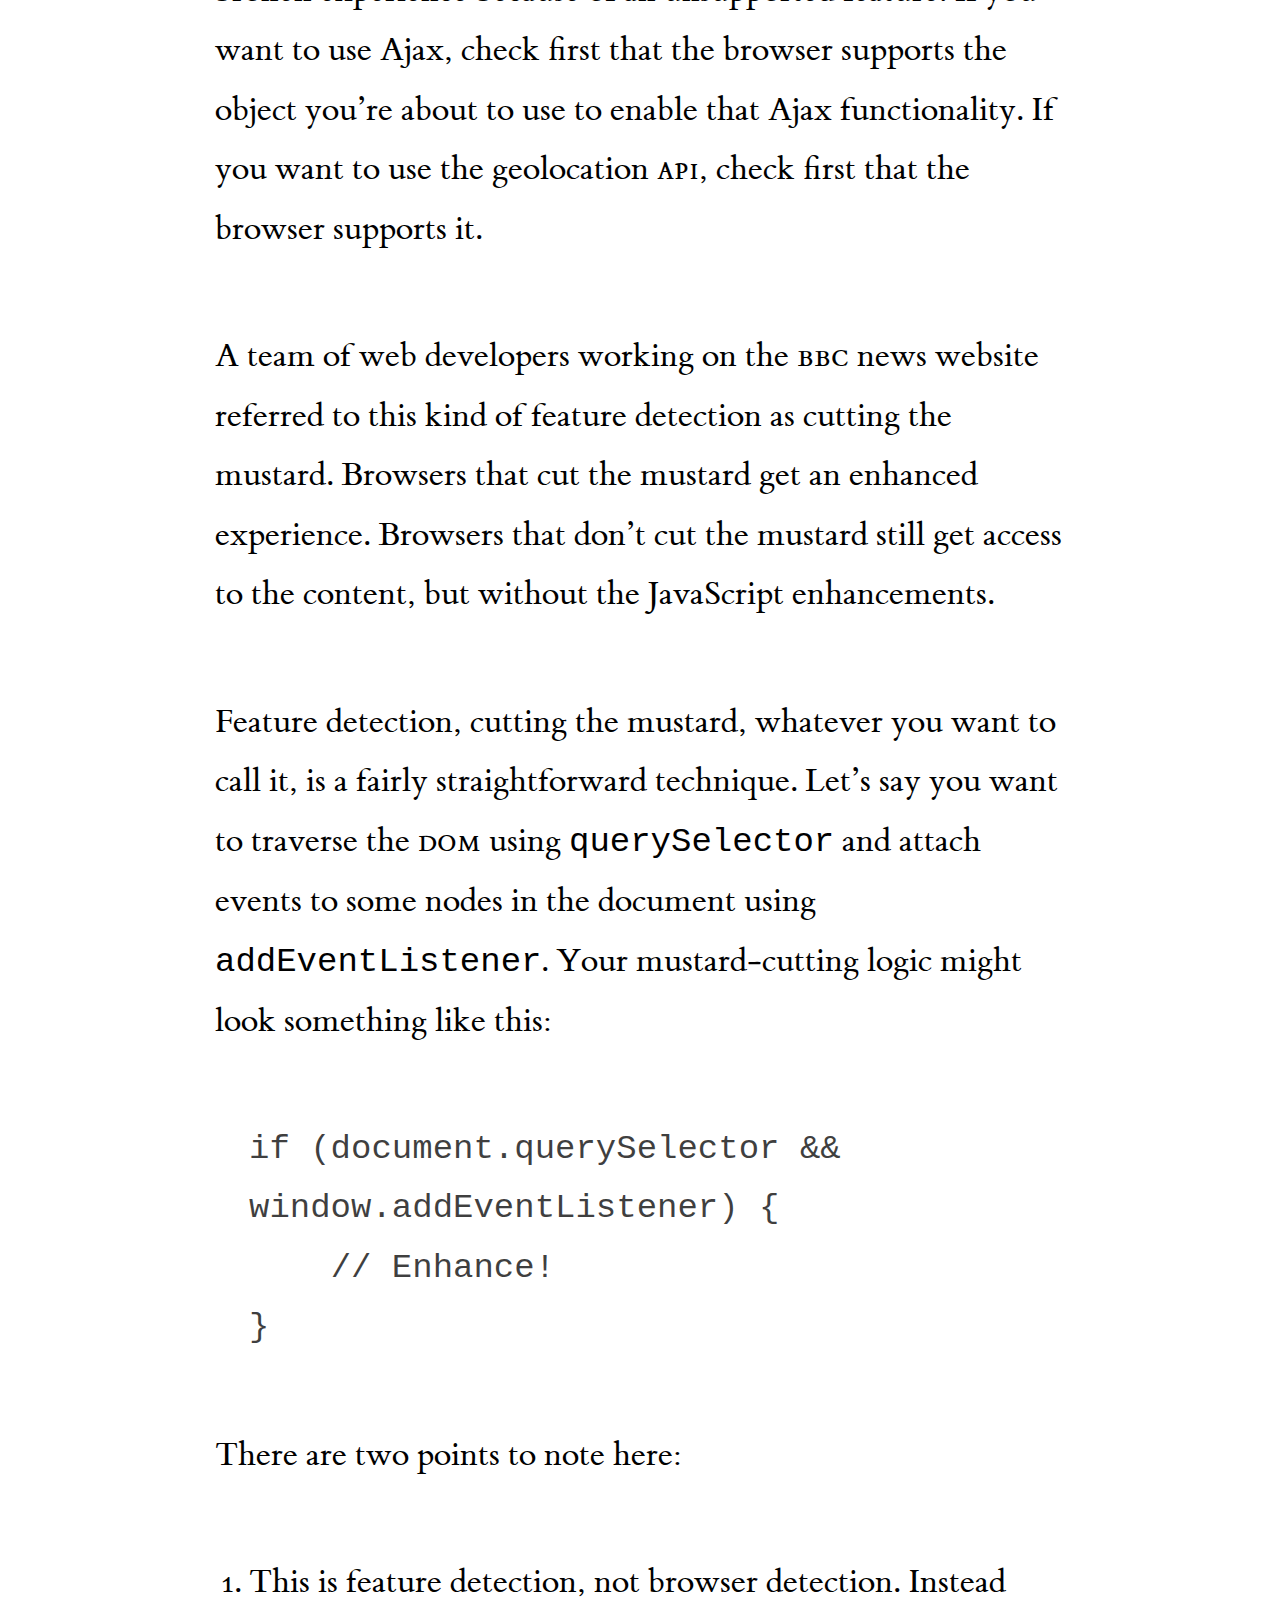
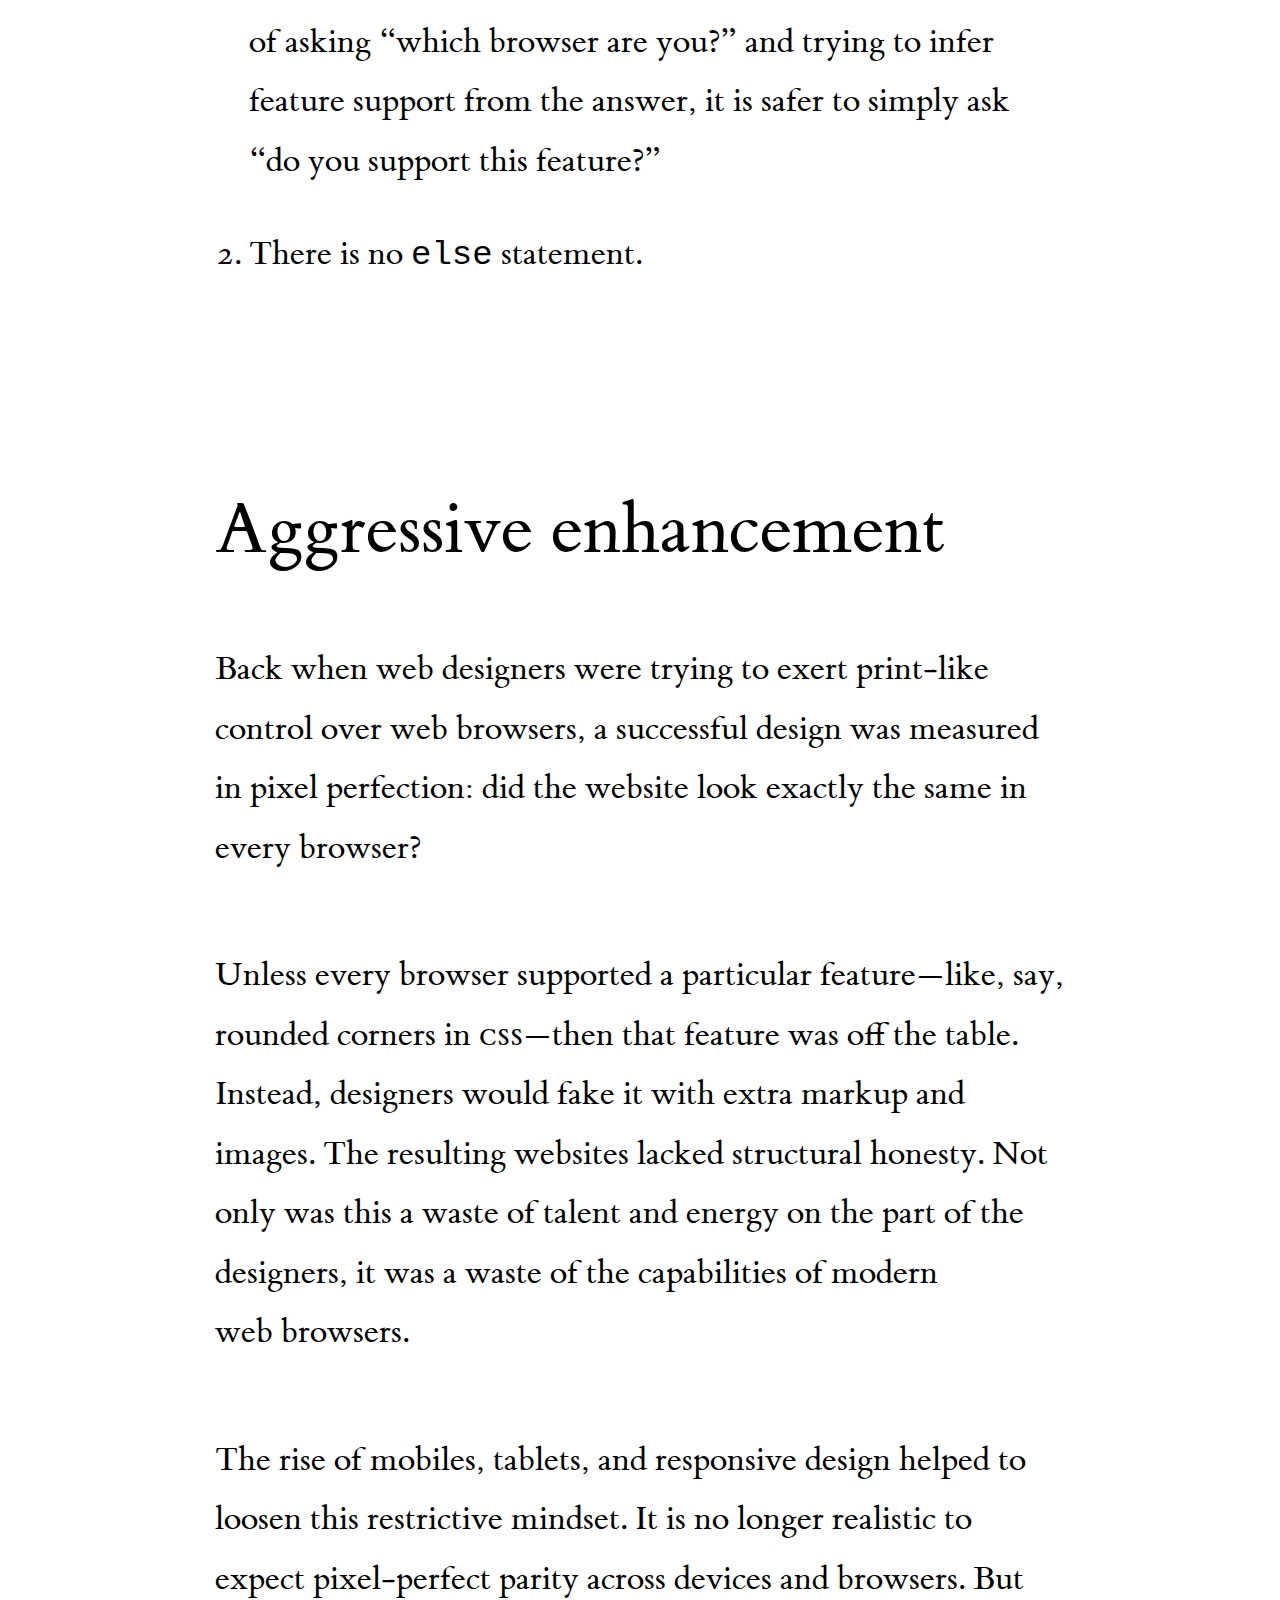
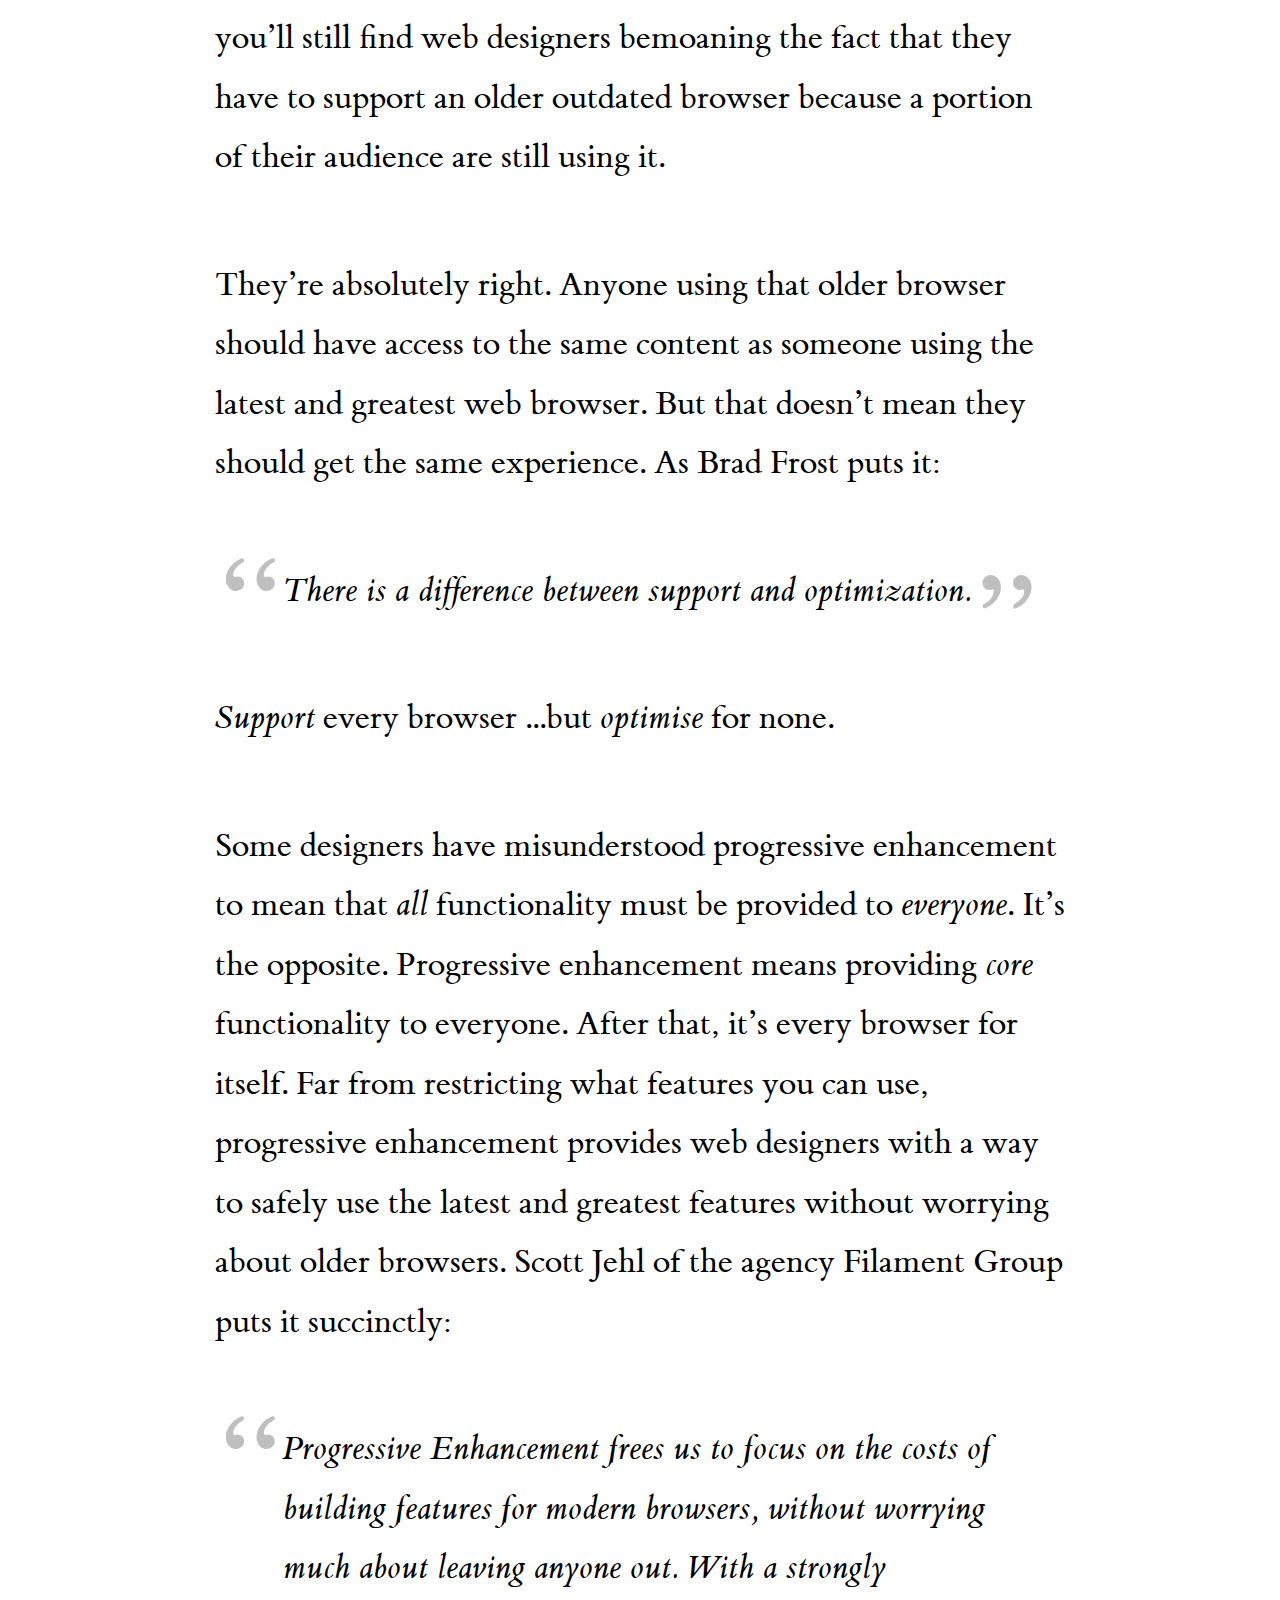
<file: chapter5/index.html>
<!DOCTYPE html>
<html lang="en">
<head>
<meta name="viewport" content="width=device-width, initial-scale=1" />
<meta charset="utf-8" />
<meta name="theme-color" content="#5f7995" />
<meta name="author" content="Jeremy Keith" />
<meta name="description" content="Chapter Five: Layers" />
<meta name="twitter:card" content="summary_large_image" />
<meta name="twitter:site" content="@adactio" />
<meta name="twitter:creator" content="@adactio" />
<meta name="twitter:title" property="og:title" content="Resilient Web Design—Chapter 5" />
<meta name="twitter:description" property="og:description" content="Chapter Five: Layers" />
<meta name="twitter:url" property="og:url" content="https://resilientwebdesign.com/chapter5/" />
<meta name="twitter:image" property="og:image" content="https://resilientwebdesign.com/chapter5/images/medium/shearing-layers.jpg" />
<title>Resilient Web Design—Chapter 5</title>
<link rel="preload" href="../fonts/etbookot-roman-webfont.woff2" crossorigin type="font/woff2" as="font" />
<link rel="preload" href="../js/scripts.js" as="script" />
<link rel="stylesheet" href="../css/styles.css" />
<link rel="contents" href="../contents/" />
<link rel="author" href="../author/" />
<link rel="prev" href="../chapter4/" />
<link rel="next prefetch" href="../chapter6/" />
<link rel="license" href="https://creativecommons.org/licenses/by-sa/4.0/" />
<link rel="amphtml" href="amp.html" />
<link rel="manifest" href="../manifest.json" />
<link rel="icon shortcut" href="../images/icon512.png" sizes="512x512" type="image/png" />
<link rel="apple-touch-icon" href="../images/icon512.png" type="image/png" />
<link rel="icon" href="../favicon.ico" type="image/x-icon" />
</head>
<body>

<header>
<a href="../">Resilient Web Design</a>
</header>

<main>

<h1><span>Chapter 5:</span> Layers</h1>

<p>In his classic book <cite id="How%20Buildings%20Learn">How Buildings Learn</cite> <span id="Stewart%20Brand">Stewart Brand</span> highlights an idea by the British architect <span id="Frank%20Duffy">Frank Duffy</span>:</p>

<blockquote>
<p>A building properly conceived is several layers of longevity.</p>
</blockquote>

<p>Duffy called these shearing layers. Each of the layers moves at a different timescale. Brand expanded on the idea, proposing six alliterative layers:</p>

<ol>
<li><strong>Site</strong>—the physical location of a building only changes on a geological timescale.</li>
<li><strong>Structure</strong>—the building itself can last for centuries.</li>
<li><strong>Skin</strong>—the exterior surface gets a facelift or a new lick of paint every few decades.</li>
<li><strong>Services</strong>—the plumbing and wiring need to be updated every ten years or so.</li>
<li><strong>Space plan</strong>—the layout of walls and doors might change occasionally.</li>
<li><strong>Stuff</strong>—the arrangement of furniture in a room can change on a daily basis.</li>
</ol>

<figure>
<picture>
<source media="all and (min-width: 75em)" srcset="images/large/shearing-layers.jpg" />
<source media="all and (min-width: 50em)" srcset="images/medium/shearing-layers.jpg, images/large/shearing-layers.jpg 1.5x" />
<img src="images/small/shearing-layers.jpg" alt="A diagram of a house." srcset="images/medium/shearing-layers.jpg 2x, images/large/shearing-layers.jpg 3x" />
</picture>
<figcaption>Shearing layers.</figcaption>
</figure>

<p>The idea of shearing layers can also be applied to our creations on the web. Our domain names are the geological sites upon which we build. At the other end of the timescale, content on the web—the “stuff”—can be added and updated by the hour, the minute, or even the second. In between are the layers of structure, presentation, and behaviour: <abbr>HTML</abbr>, <abbr>CSS</abbr>, and JavaScript.</p>

<p>Those layers can be loosely‐coupled, but they aren’t completely independent. Just as a building cannot have furniture without first having rooms and walls, a style sheet needs some markup to act upon. The coupling between structure and presentation is handled through selectors in <abbr>CSS</abbr>: element selectors, class selectors, and so on. With JavaScript, the coupling is handled through the vocabulary of the <span id="Document%20Object%20Model">Document Object Model</span>, or <abbr>DOM</abbr>.</p>

<p>In a later book, <cite id="The%20Clock%20Of%20The%20Long%20Now">The Clock Of The Long Now</cite>, Stewart Brand applied the idea of shearing layers—or pace layers—to civilisation itself. The slowest moving layer is nature, then there’s culture, followed by governance, then infrastructure, and finally commerce and fashion are the fastest layers. In a loosely‐coupled way, each layer depends on the layer below. In turn, the accumulation of each successive layer enables an “adjacent possible” filled with more opportunities.</p>

<p>Likewise, the expressiveness of <abbr>CSS</abbr> and JavaScript is only made possible on a foundation of <abbr>HTML</abbr>, which itself requires a <abbr>URL</abbr> to be reachable, which in turn depends on the HyperText Transfer Protocol, which sits atop the bedrock of <abbr>TCP/IP</abbr>.</p>

<p>Each of the web’s shearing layers can be peeled back to reveal a layer below. Running that process in reverse—applying each layer in turn—is a key principle of resilient web design.</p>

<section aria-labelledby="progressiveenhancement">

<h2 id="progressiveenhancement">Progressive enhancement</h2>

<p>In 2003, the <span id="South%20by%20Southwest">South by Southwest</span> festival in Austin, Texas was primarily an event for musicians and filmmakers. Today the music and film portions are eclipsed by the juggernaut of South by Southwest Interactive, dedicated to all things digital. In 2003, South by Southwest Interactive was a small affair, squeezed into one corner of one floor of the Austin Convention Center. It was a chance for a few web designers and bloggers to get together and share ideas. That year, <span id="Steven%20Champeon">Steven Champeon</span> and <span id="Nick%20Finck">Nick Finck</span> presented a talk entitled <em id="Inclusive%20Web%20Design%20For%20the%20Future%20with%20Progressive%20Enhancement">Inclusive Web Design For the Future with Progressive Enhancement</em>. They opened with this call to arms:</p>

<blockquote>
<p>Web design must mature and accept the developments of the past several years, abandon the exclusionary attitudes formed in the rough and tumble dotcom era, realize the coming future of a wide variety of devices and platforms, and separate semantic markup from presentation logic and behavior.</p>
</blockquote>

<p>Like Tim Berners‐Lee, Steven Champeon had experience of working with <abbr>SGML</abbr>, the markup language that would so heavily influence <abbr>HTML</abbr>. In dealing with documents that needed to be repurposed for different outputs, he came to value the separation of structure from presentation. A meaningfully marked up document can be presented in multiple ways through the addition of <abbr>CSS</abbr> and JavaScript.</p>

<p>This layered approach to the web allows the same content to be served up to a wide variety of people. But this doesn’t mean that everyone gets the same experience. Champeon realised that a strong separation of concerns would allow enhancements to be applied according to the capabilities of the end user’s device.</p>

<p>To paraphrase <span id="Karl%20Marx">Karl Marx</span>, progressive enhancement allows designers to ask from each browser according to its ability, and to deliver to each device according to its needs.</p>

</section>

<section aria-labelledby="dowebsitesneedtolookexactlythesameineverybrowser">

<h2 id="dowebsitesneedtolookexactlythesameineverybrowser">Do websites need to look exactly the same in every browser?</h2>

<p>Some web designers were concerned that progressive enhancement would be a creative straitjacket. Designing for the lowest common denominator did not sound like a recipe for progress. But this was a misunderstanding. Progressive enhancement asks that designers <em>start</em> from the lowest common denominator (a well marked‐up document), but there is no limit to where they can go from there.</p>

<p>In fact, it’s the very presence of a solid baseline of <abbr>HTML</abbr> that allows web designers to experiment with the latest and greatest <abbr>CSS</abbr>. Thanks to Postel’s Law and the loose error‐handling model of <abbr>CSS</abbr>, designers are free to apply styles that only work in the newest browsers.</p>

<p>This means that not everyone will experience the same visual design. This is not a bug. This is a feature of the web. New browsers and old browsers; monochrome displays and multi‐coloured displays; fast connections and slow connections; big screens, small screens, and no screens; everyone can access your content. That content <em>should</em> look different in such varied situations. If a website looks the same on a ten‐year old browser as it does in the newest devices, then it probably isn’t taking advantage of the great flexibility that the web offers.</p>

<p>To emphasise this, designer <span id="Dan%20Cederholm">Dan Cederholm</span> created a website to answer the question, “Do websites need to look exactly the same in every browser?” You can find the answer to that question at the <abbr><abbr>URL</abbr></abbr>:</p>

<p>do<wbr>websites<wbr>need<wbr>to<wbr>look<wbr>exactly<wbr>the<wbr>same<wbr>in<wbr>every<wbr>browser<wbr>.com</p>

<p>At the risk of spoiling the surprise for you, the answer is a resounding “No!” If you visit that website, you will see that answer proudly displayed. But depending on the capabilities of your browser, you may or may not see some of the stylistic flourishes applied to that single‐word answer. Even if you don’t get <em>any</em> of the styles, you’ll still get the content marked up with semantic <abbr>HTML</abbr>.</p>

</section>

<section aria-labelledby="cuttingthemustard">

<h2 id="cuttingthemustard">Cutting the mustard</h2>

<p>Separating structure and presentation is relatively straightforward. You can declare whatever styles you want, safe in the knowledge that browsers will ignore what they don’t understand. Separating structure and behaviour isn’t quite so easy. If you give a browser some JavaScript that it doesn’t understand, not only will it not apply the desired behaviour, it will refuse to parse the rest of the JavaScript.</p>

<p>Before you use a particular feature in JavaScript, it’s worth testing to see if that feature is supported. This kind of feature detection can save your website’s visitors from having a broken experience because of an unsupported feature. If you want to use Ajax, check first that the browser supports the object you’re about to use to enable that Ajax functionality. If you want to use the geolocation <abbr>API</abbr>, check first that the browser supports it.</p>

<p>A team of web developers working on the <abbr>BBC</abbr> news website referred to this kind of feature detection as cutting the mustard. Browsers that cut the mustard get an enhanced experience. Browsers that don’t cut the mustard still get access to the content, but without the JavaScript enhancements.</p>

<p>Feature detection, cutting the mustard, whatever you want to call it, is a fairly straightforward technique. Let’s say you want to traverse the <abbr>DOM</abbr> using <code>querySelector</code> and attach events to some nodes in the document using <code>addEventListener</code>. Your mustard‐cutting logic might look something like this:</p>

<pre><code>if (document.querySelector &amp;&amp; window.addEventListener) {
    // Enhance!
}</code></pre>

<p>There are two points to note here:</p>

<ol>
<li>This is feature detection, not browser detection. Instead of asking “which browser are you?” and trying to infer feature support from the answer, it is safer to simply ask “do you support this feature?”</li>
<li>There is no <code>else</code> statement.</li>
</ol>

</section>

<section aria-labelledby="aggressiveenhancement">

<h2 id="aggressiveenhancement">Aggressive enhancement</h2>

<p>Back when web designers were trying to exert print‐like control over web browsers, a successful design was measured in pixel perfection: did the website look exactly the same in every browser?</p>

<p>Unless every browser supported a particular feature—like, say, rounded corners in <abbr>CSS</abbr>—then that feature was off the table. Instead, designers would fake it with extra markup and images. The resulting websites lacked structural honesty. Not only was this a waste of talent and energy on the part of the designers, it was a waste of the capabilities of modern web browsers.</p>

<p>The rise of mobiles, tablets, and responsive design helped to loosen this restrictive mindset. It is no longer realistic to expect pixel‐perfect parity across devices and browsers. But you’ll still find web designers bemoaning the fact that they have to support an older outdated browser because a portion of their audience are still using it.</p>

<p>They’re absolutely right. Anyone using that older browser should have access to the same content as someone using the latest and greatest web browser. But that doesn’t mean they should get the same experience. As <span id="Brad%20Frost">Brad Frost</span> puts it:</p>

<blockquote>
<p>There is a difference between support and optimization.</p>
</blockquote>

<p><em>Support</em> every browser ...but <em>optimise</em> for none.</p>

<p>Some designers have misunderstood progressive enhancement to mean that <em>all</em> functionality must be provided to <em>everyone</em>. It’s the opposite. Progressive enhancement means providing <em>core</em> functionality to everyone. After that, it’s every browser for itself. Far from restricting what features you can use, progressive enhancement provides web designers with a way to safely use the latest and greatest features without worrying about older browsers. <span id="Scott%20Jehl">Scott Jehl</span> of the agency <span id="Filament%20Group">Filament Group</span> puts it succinctly:</p>

<blockquote>
<p>Progressive Enhancement frees us to focus on the costs of building features for modern browsers, without worrying much about leaving anyone out. With a strongly qualified codebase, older browser support comes nearly for free.</p>
</blockquote>

<p>If a website is built using progressive enhancement then it’s okay if a particular feature isn’t supported or fails to load: Ajax, geolocation, whatever. As long as the core functionality is still available, web designers don’t need to bend over backwards trying to crowbar support for newer features into older browsers.</p>

<p>You also get a website that’s more resilient to JavaScript’s error‐handling model. <span id="Mat%20Marquis">Mat Marquis</span> worked alongside Scott Jehl on the responsive website for the <span id="Boston%20Globe">Boston Globe</span>. He noted:</p>

<blockquote>
<p>Lots of cool features on the Boston Globe don’t work when <abbr>JS</abbr> breaks; “reading the news” is not one of them.</p>
</blockquote>

<p>The trick is identifying what is considered core functionality and what is considered an enhancement.</p>

</section>

<aside>
<h2>References</h2>
<ol>
<li><a href="http://www.hesketh.com/publications/inclusive_web_design_for_the_future/"><cite>Inclusive Web Design For the Future with Progressive Enhancement</cite></a> by Steven Champeon and Nick Finck</li>
<li><a href="http://dowebsitesneedtolookexactlythesameineverybrowser.com/"><cite>Do websites need to look exactly the same in every browser?</cite></a> by Dan Cederholm</li>
<li><a href="http://bradfrost.com/blog/mobile/support-vs-optimization/"><cite>Support <abbr>vs</abbr> Optimization</cite></a> by Brad Frost</li>
<li><a href="https://the-pastry-box-project.net/scott-jehl/2014-march-7"><cite>The Pastry Box</cite></a> by Scott Jehl</li>
</ol>
</aside>

</main>

<nav>
<a href="../chapter6/" rel="next"><cite><span>Chapter 6:</span> Steps</cite></a>
<ol start="0">
<li><a href="../introduction/"><cite>Introduction</cite></a></li>
<li><a href="../chapter1/"><cite><span>Chapter 1</span> Foundations</cite></a></li>
<li><a href="../chapter2/"><cite><span>Chapter 2</span> Materials</cite></a></li>
<li><a href="../chapter3/"><cite><span>Chapter 3</span> Visions</cite></a></li>
<li><a href="../chapter4/"><cite><span>Chapter 4</span> Languages</cite></a></li>
<li><a href="../chapter5/"><cite><span>Chapter 5</span> Layers</cite></a></li>
<li><a href="../chapter6/"><cite><span>Chapter 6</span> Steps</cite></a></li>
<li><a href="../chapter7/"><cite><span>Chapter 7</span> Challenges</cite></a></li>
<li><a href="../author/" rel="author"><cite>About the author</cite></a></li>
<li><a href="../index/"><cite>Index</cite></a></li>
</ol>
</nav>

<footer>
<p><cite>Resilient Web Design</cite> was written and produced by <a href="https://adactio.com" class="v‐card">Jeremy Keith</a>, and typeset in <a href="https://edwardtufte.github.io/et-book/"><abbr>ET</abbr> Book</a>.</p>
<p><small>Licensed under a <a rel="license" href="https://creativecommons.org/licenses/by-sa/4.0/">Creative Commons Attribution‐ShareAlike 4.0 International License</a>.</small></p>
</footer>

<script src="../js/scripts.js" defer></script>
</body>
</html>
</file>
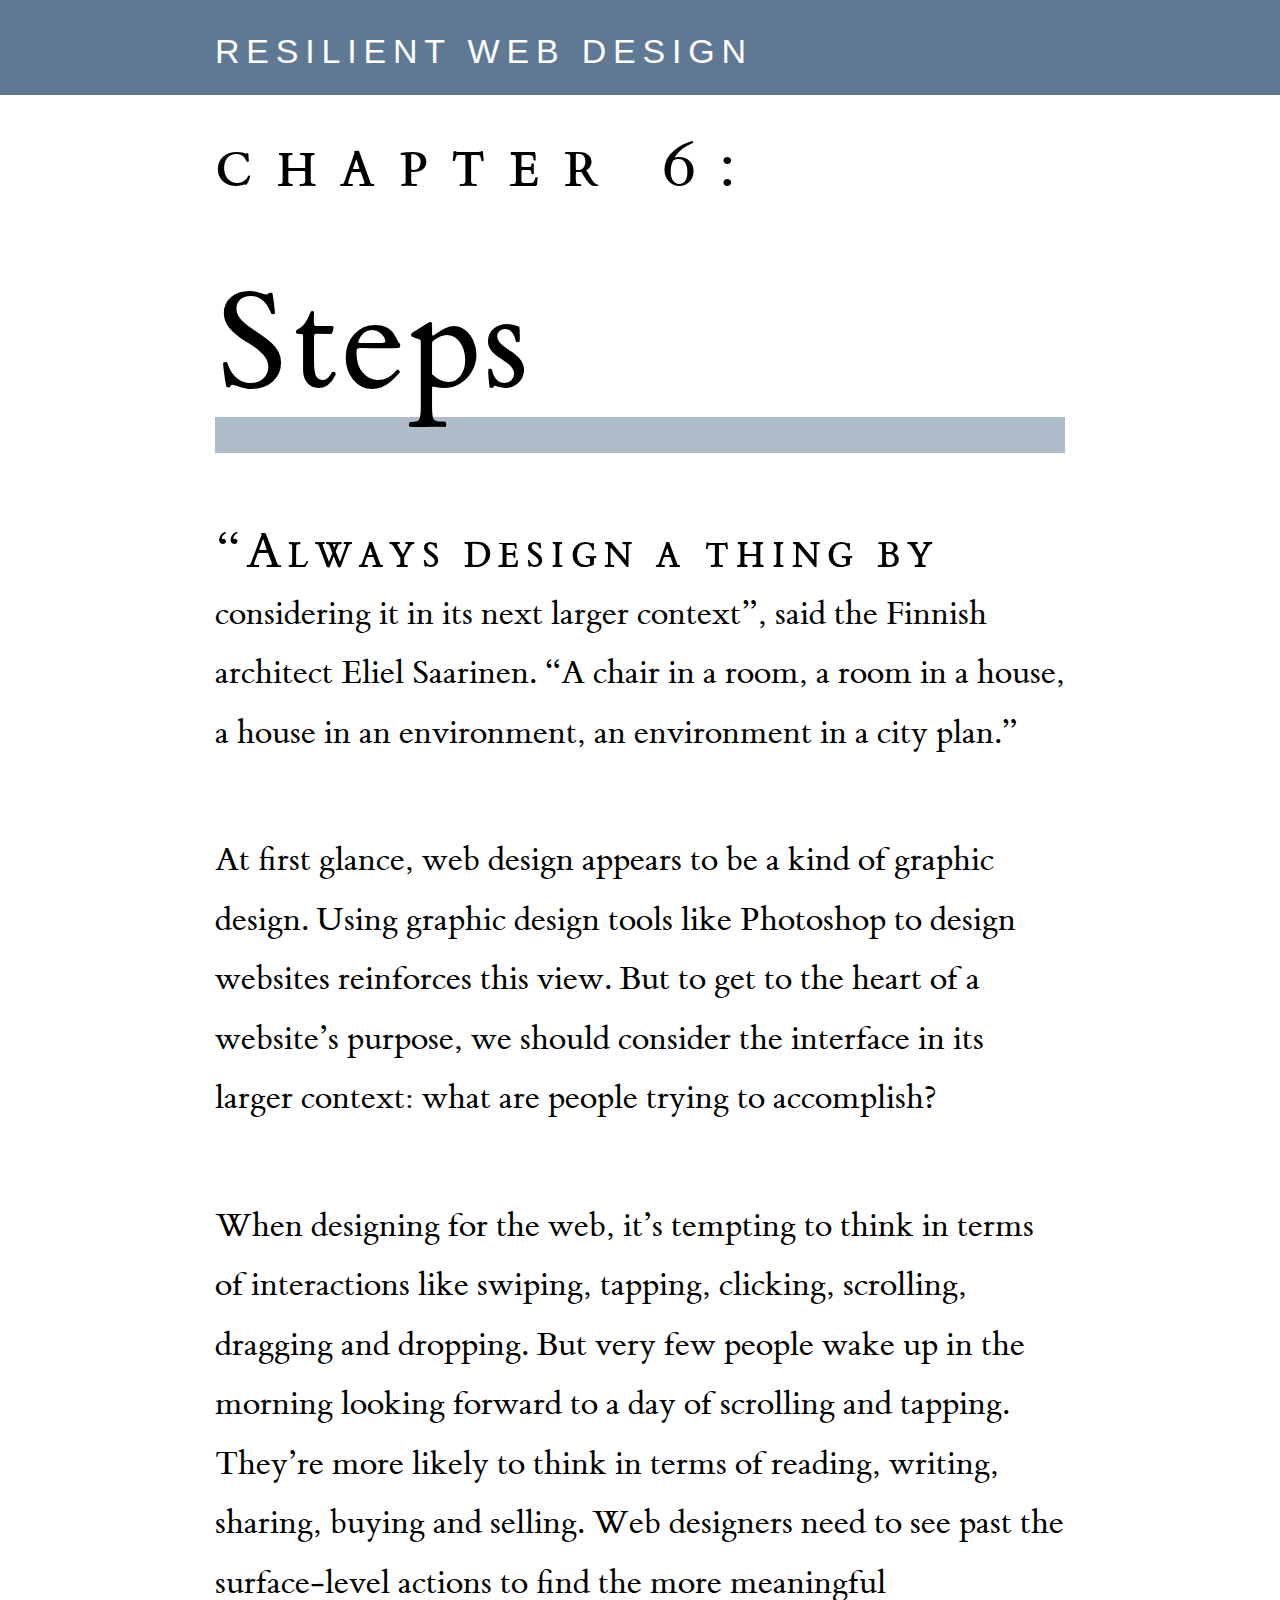
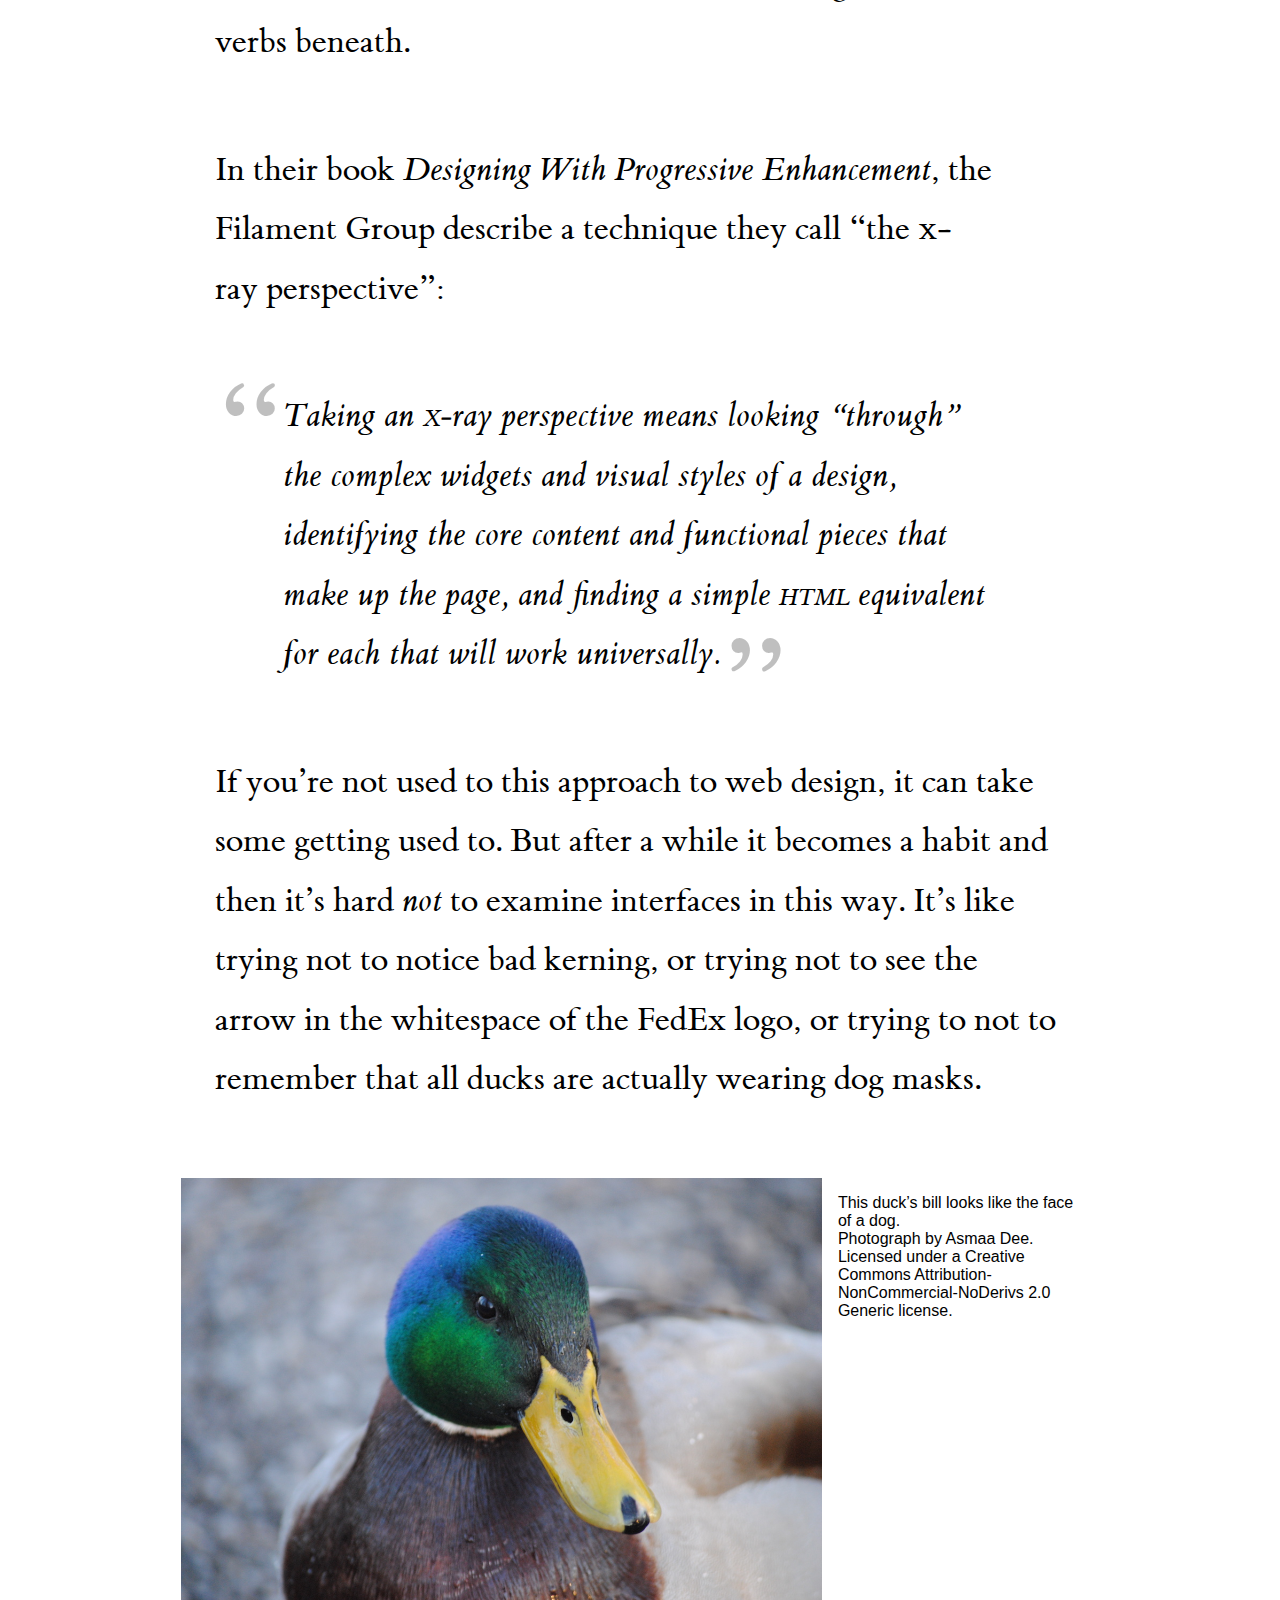
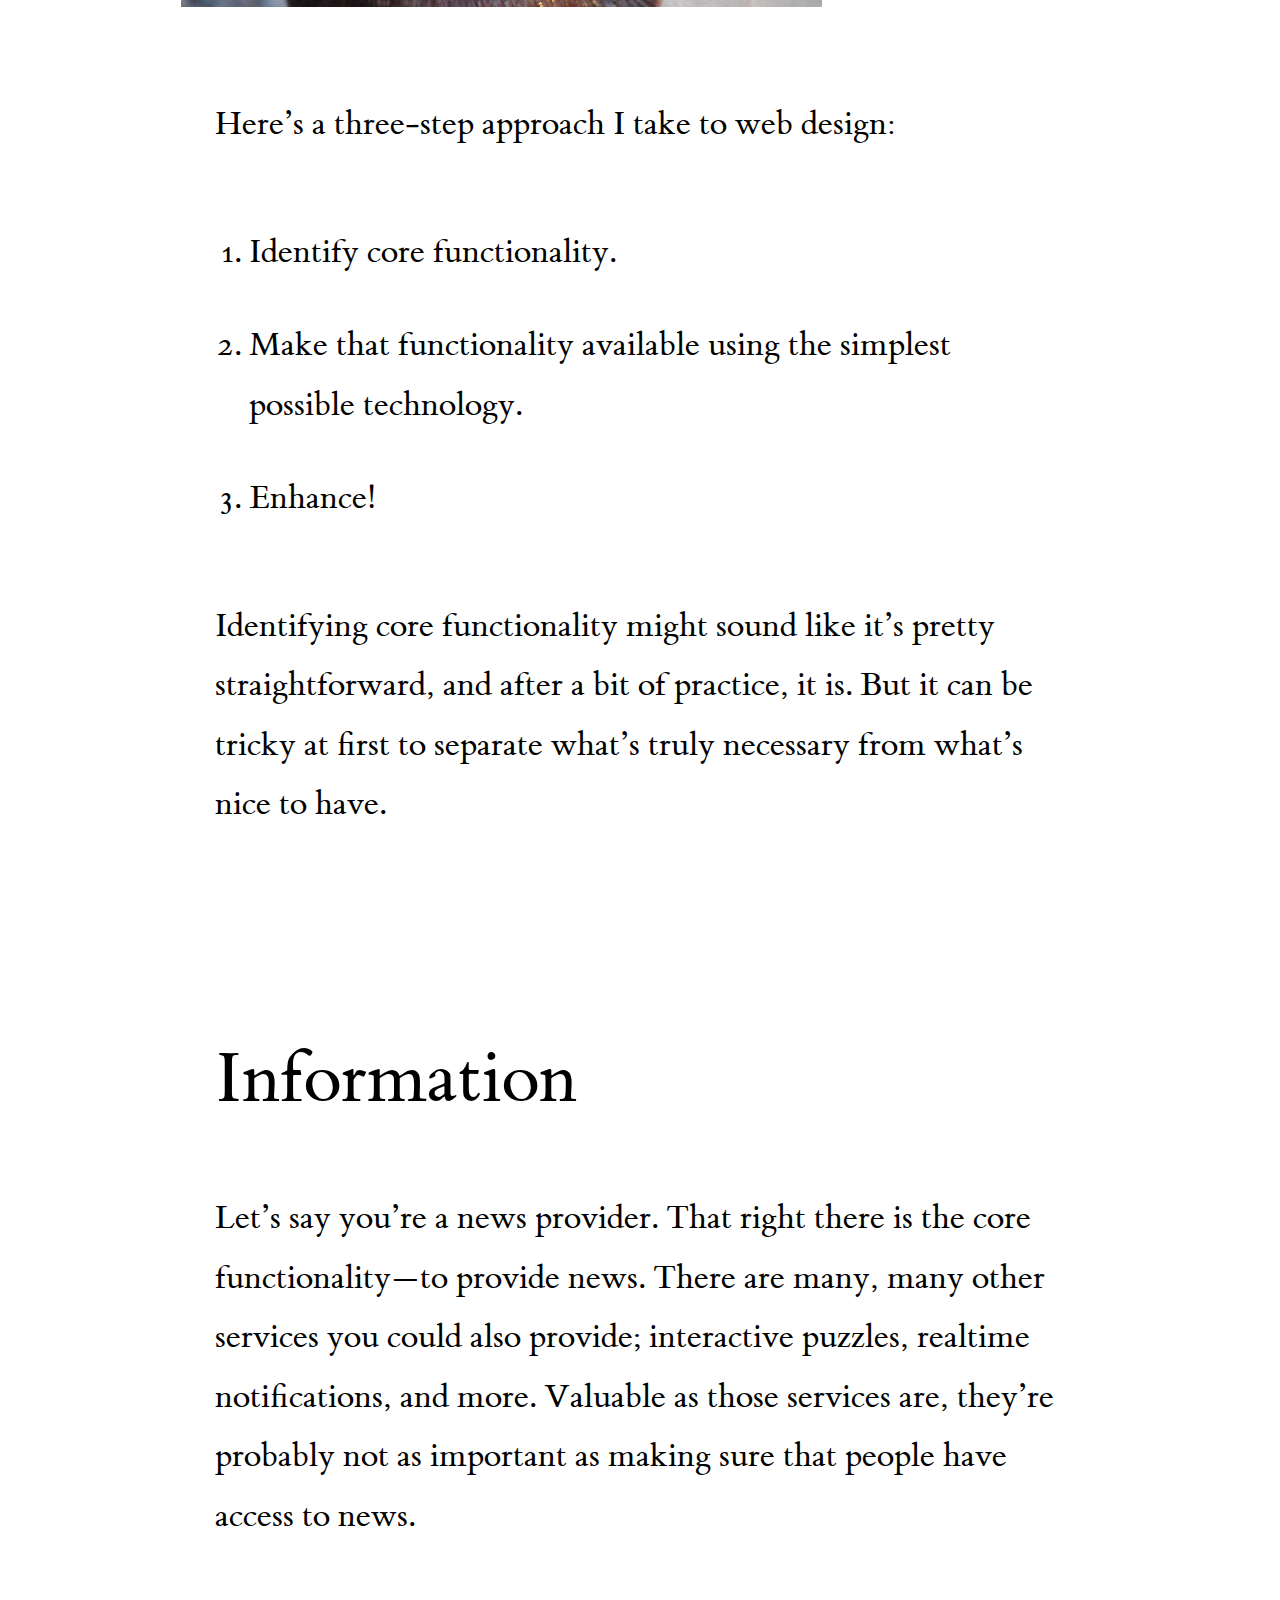
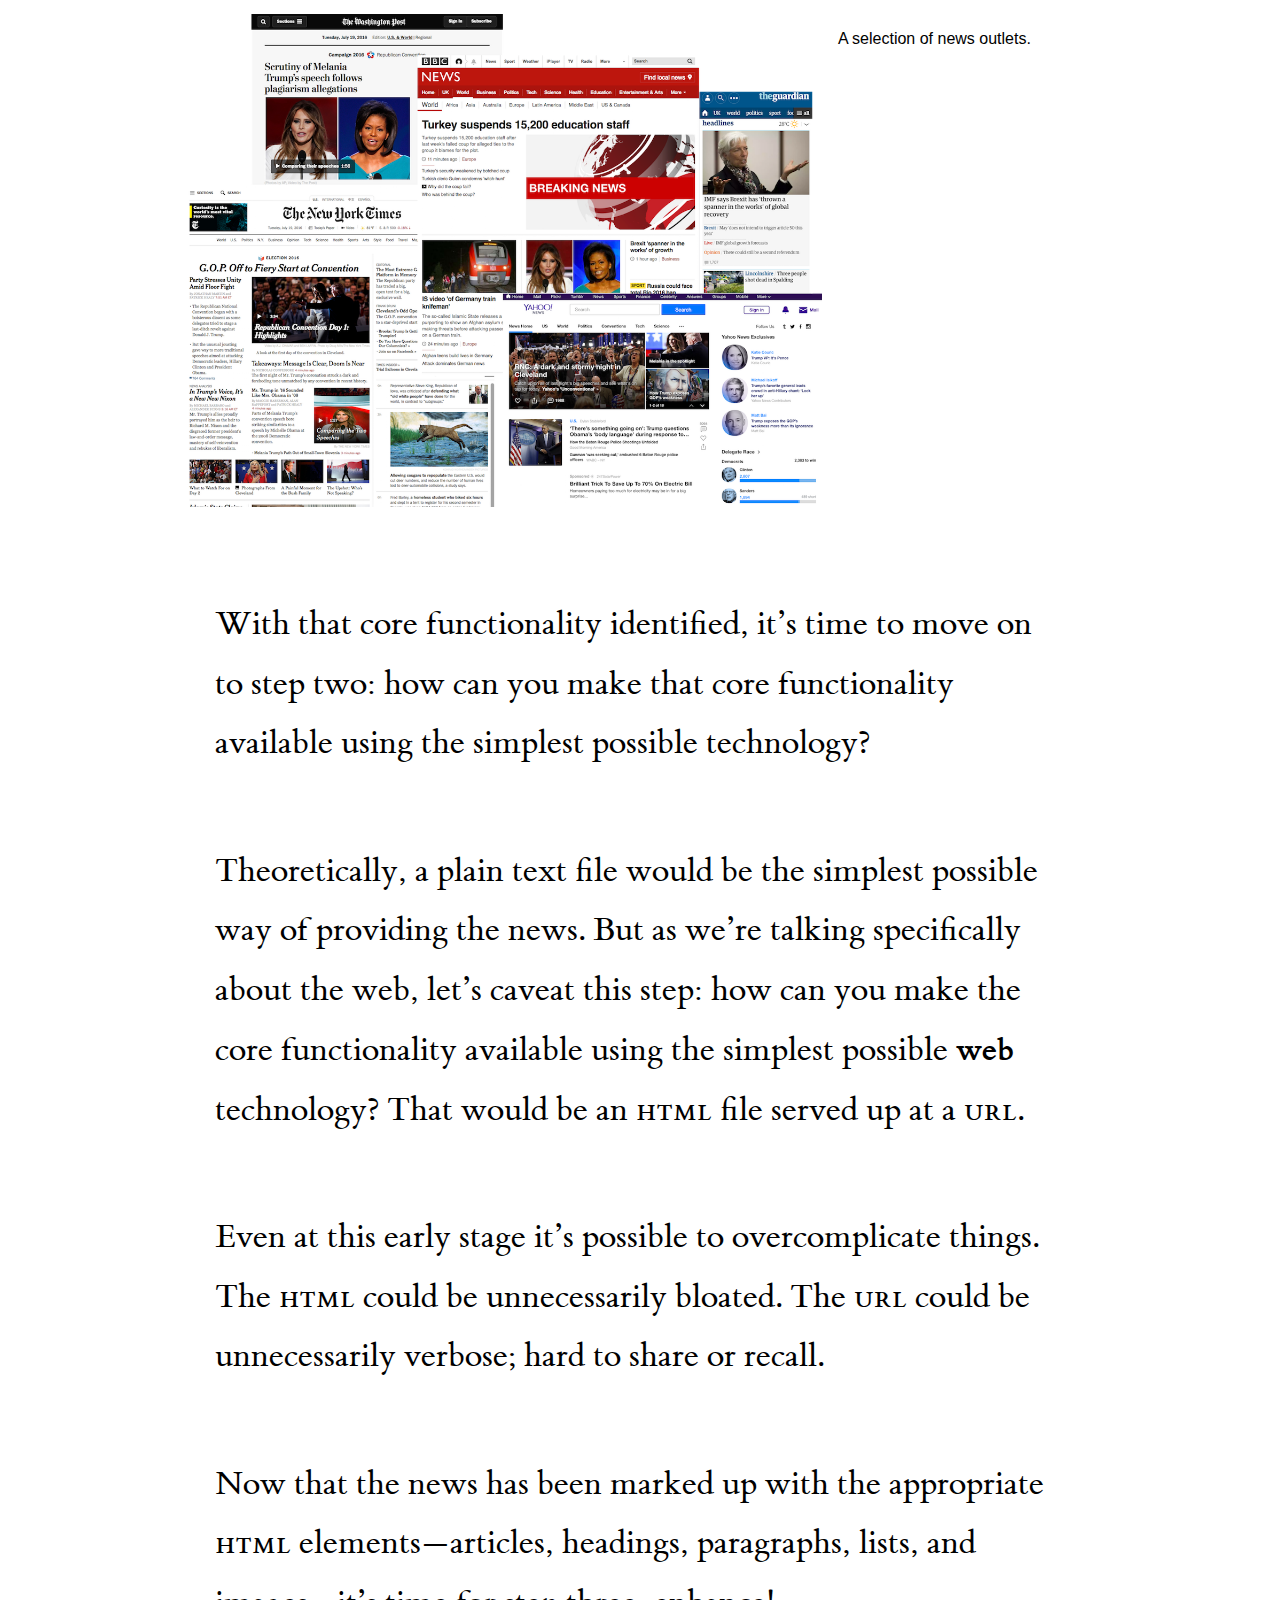
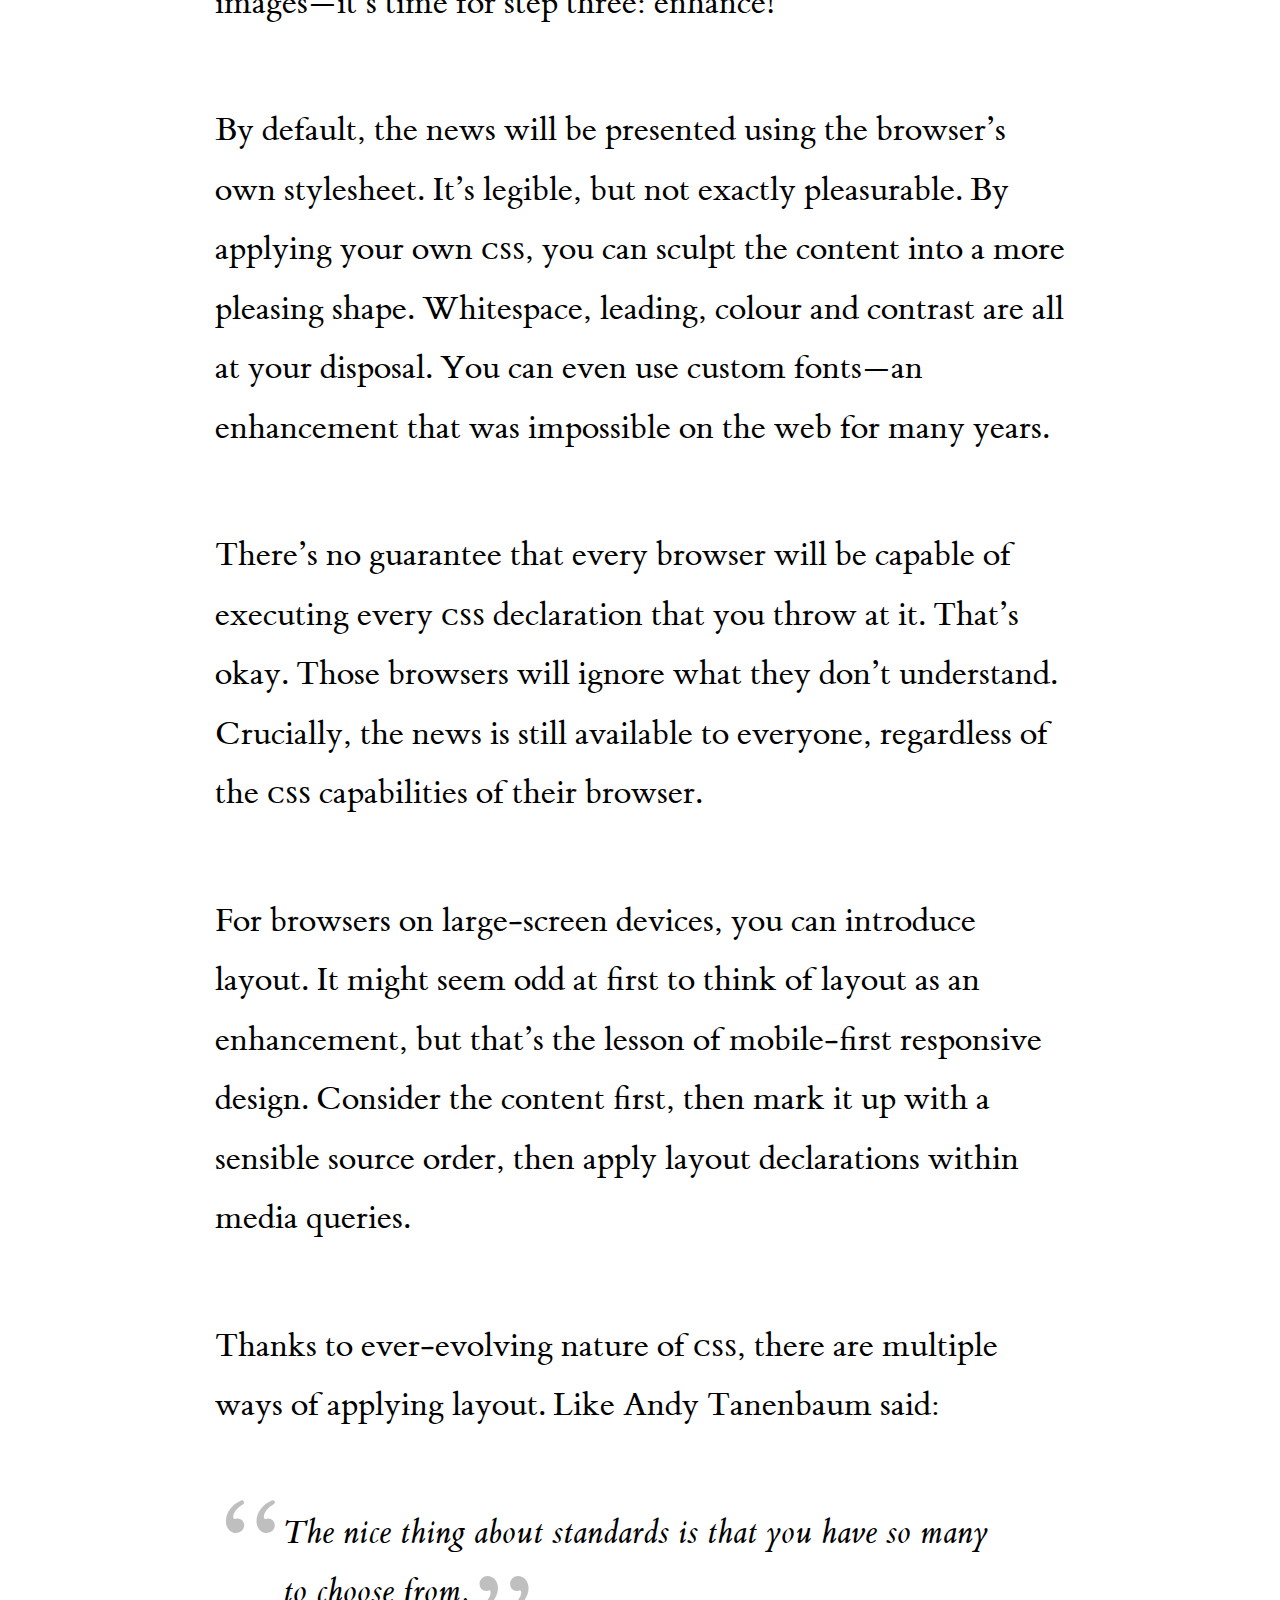
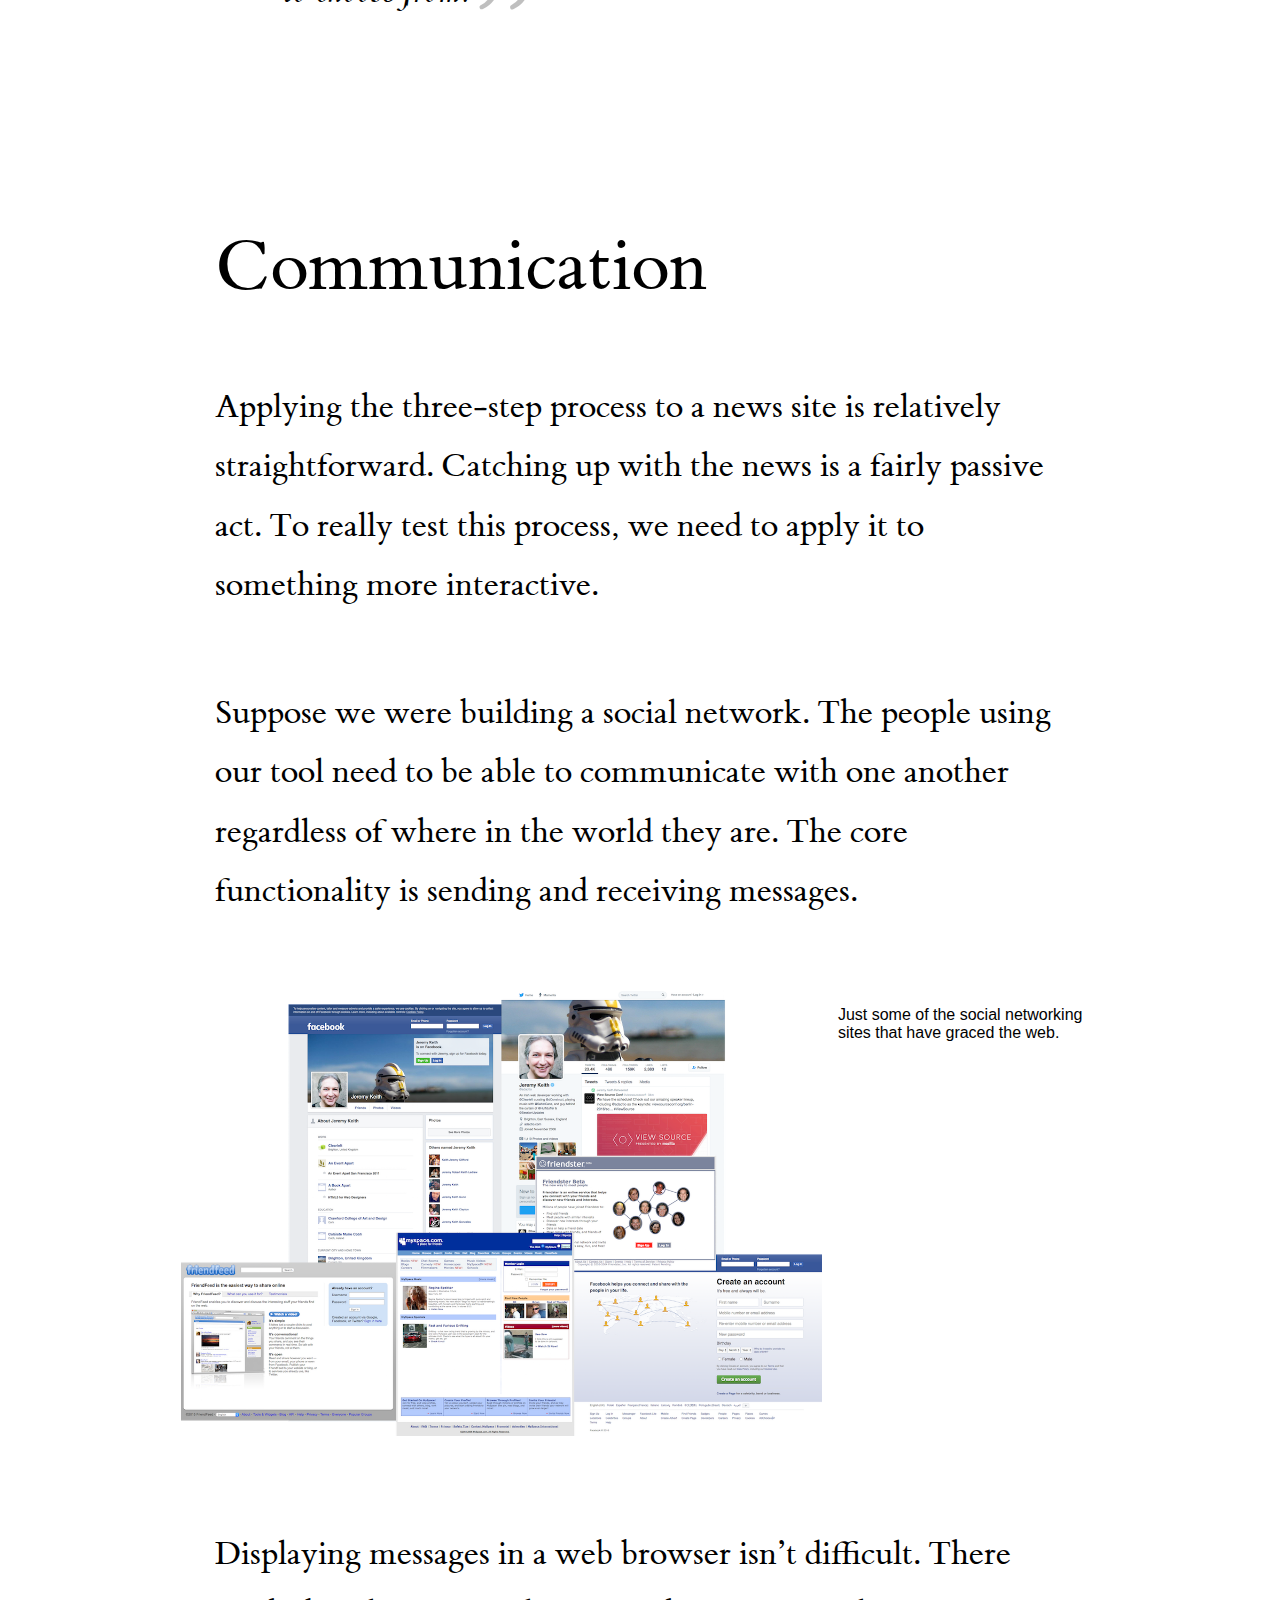
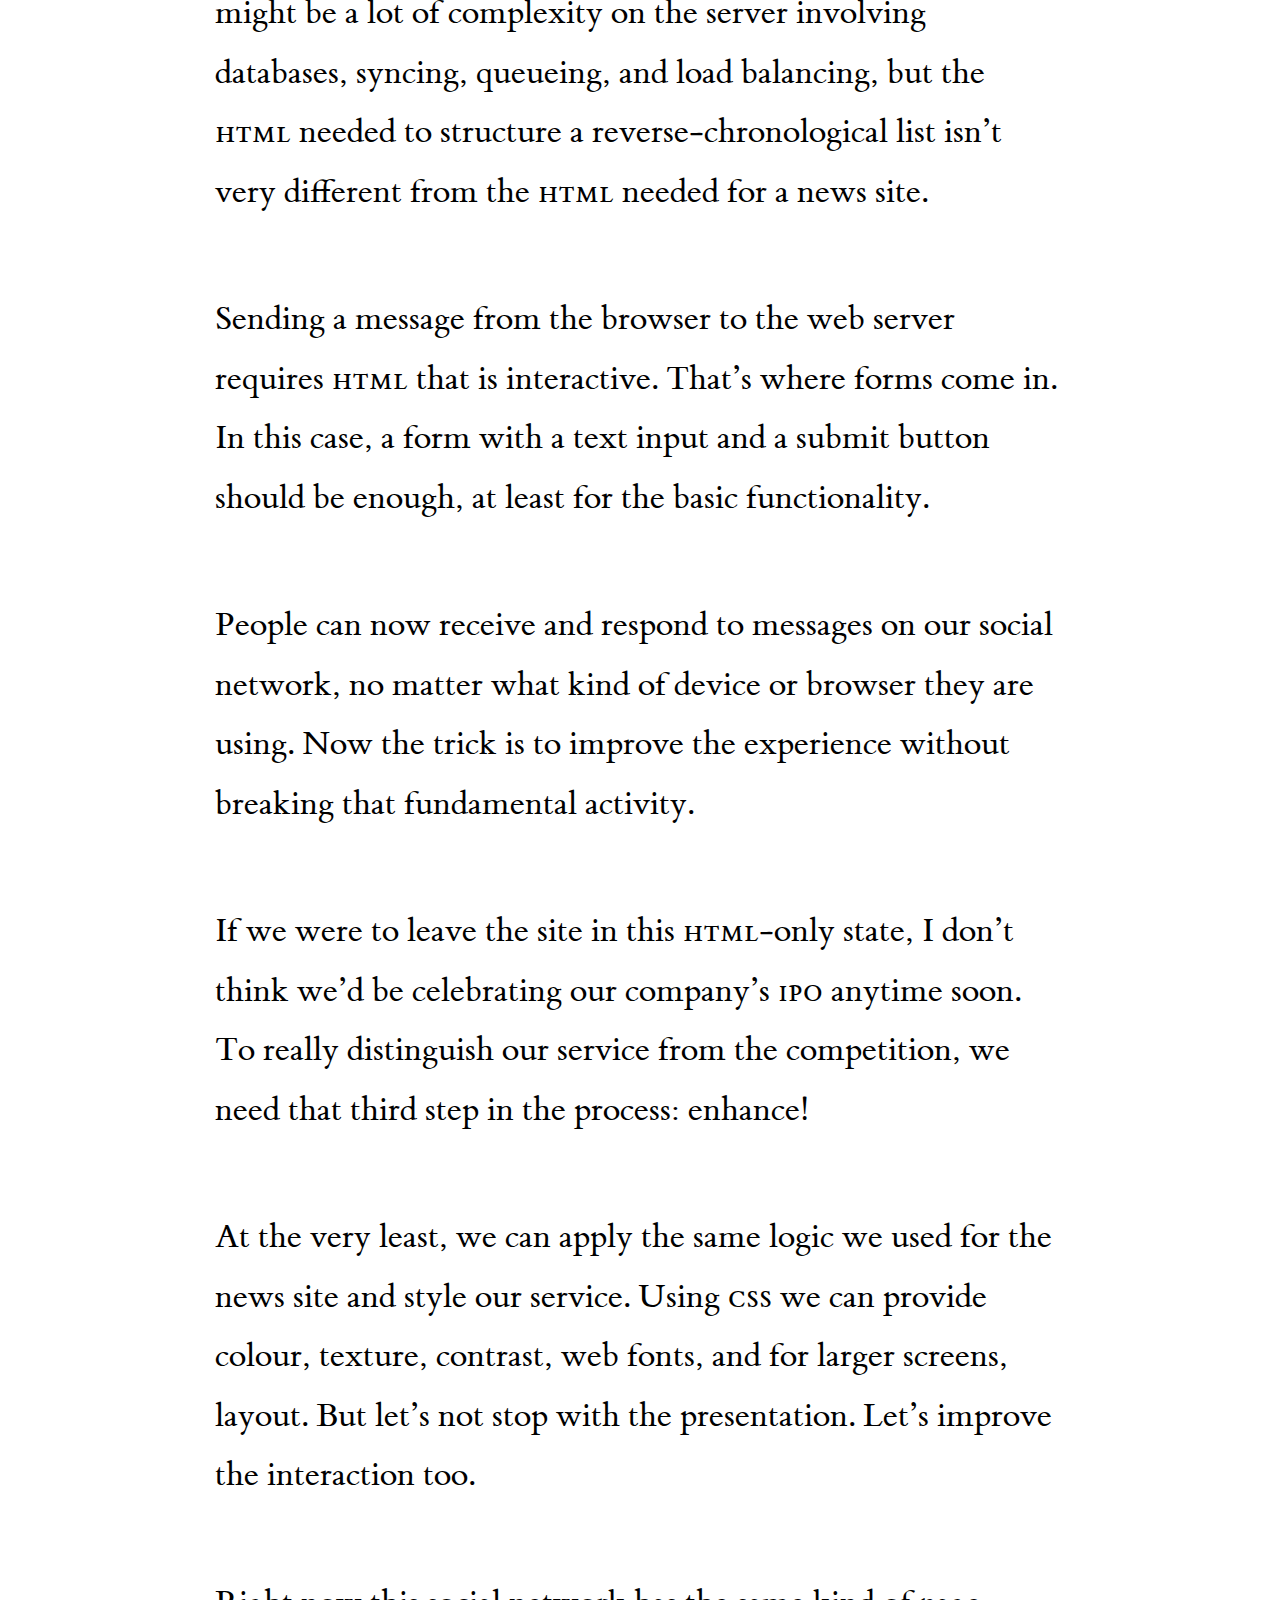
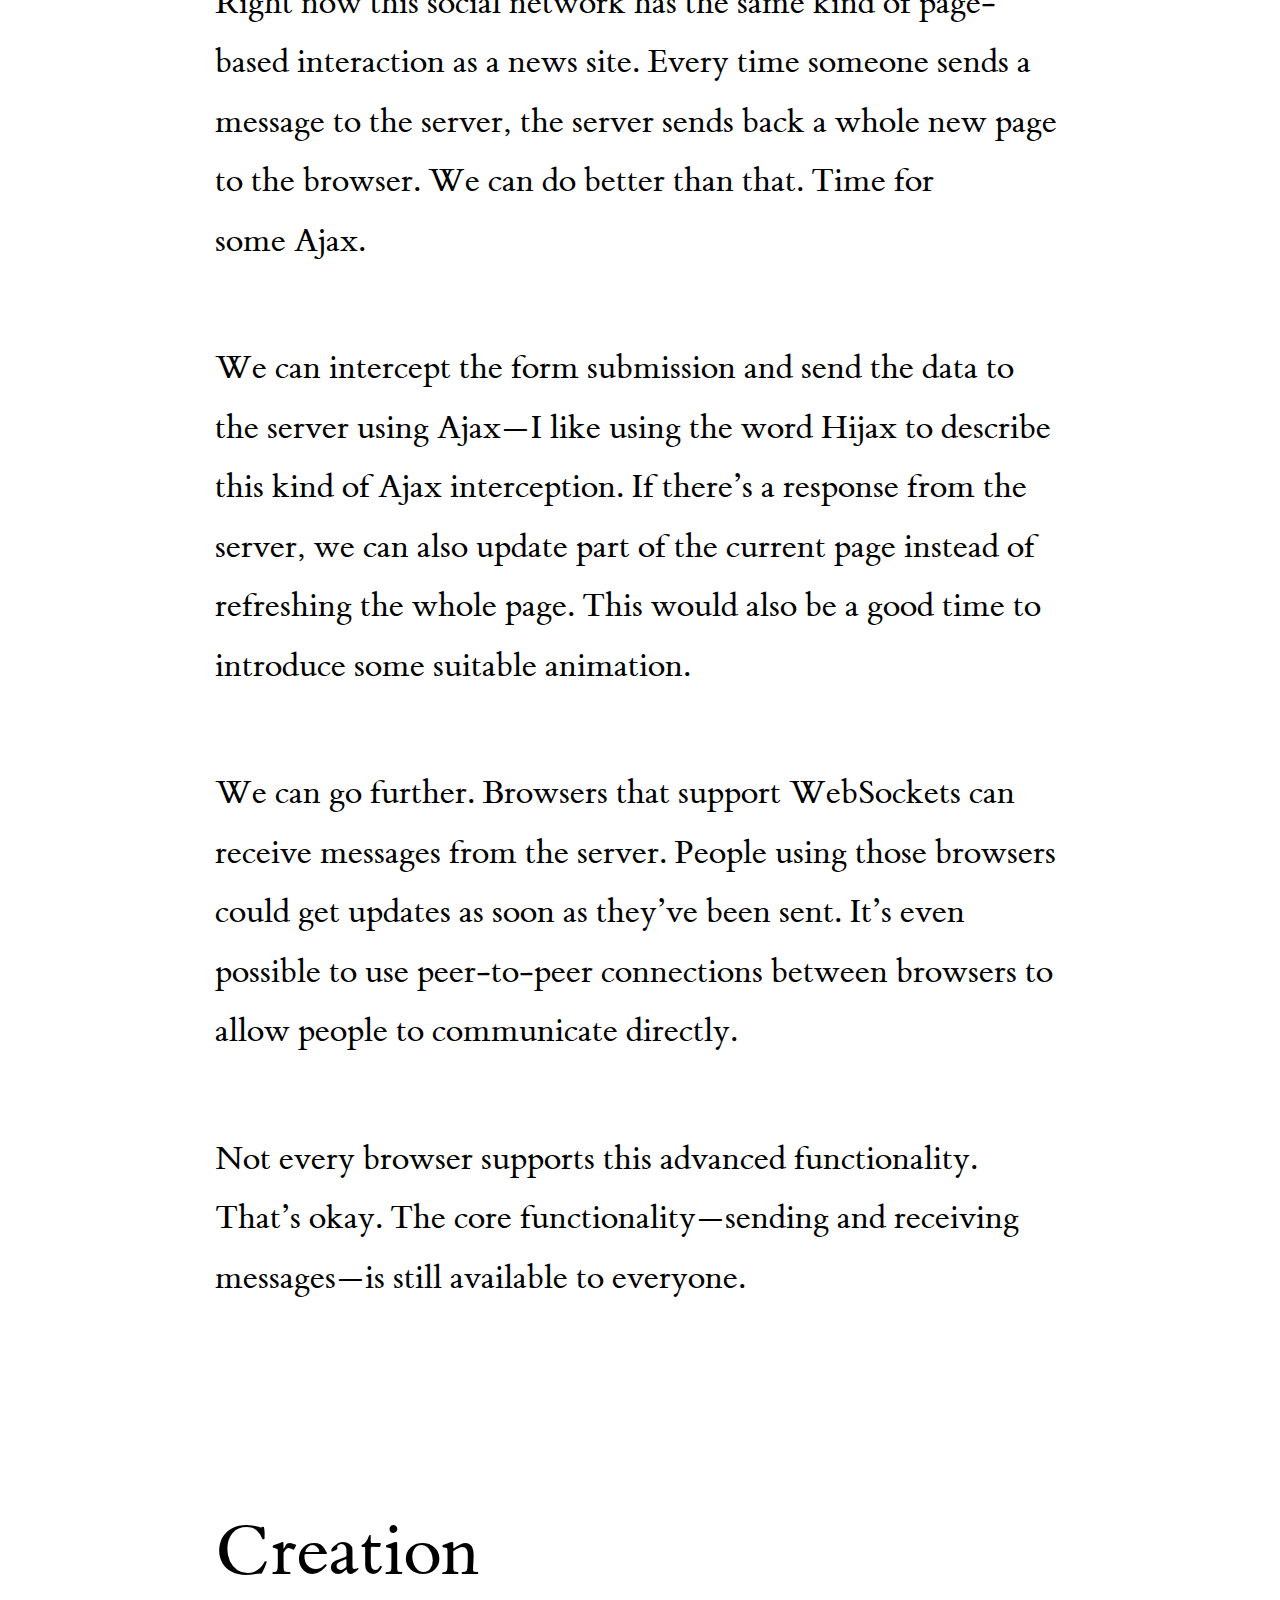
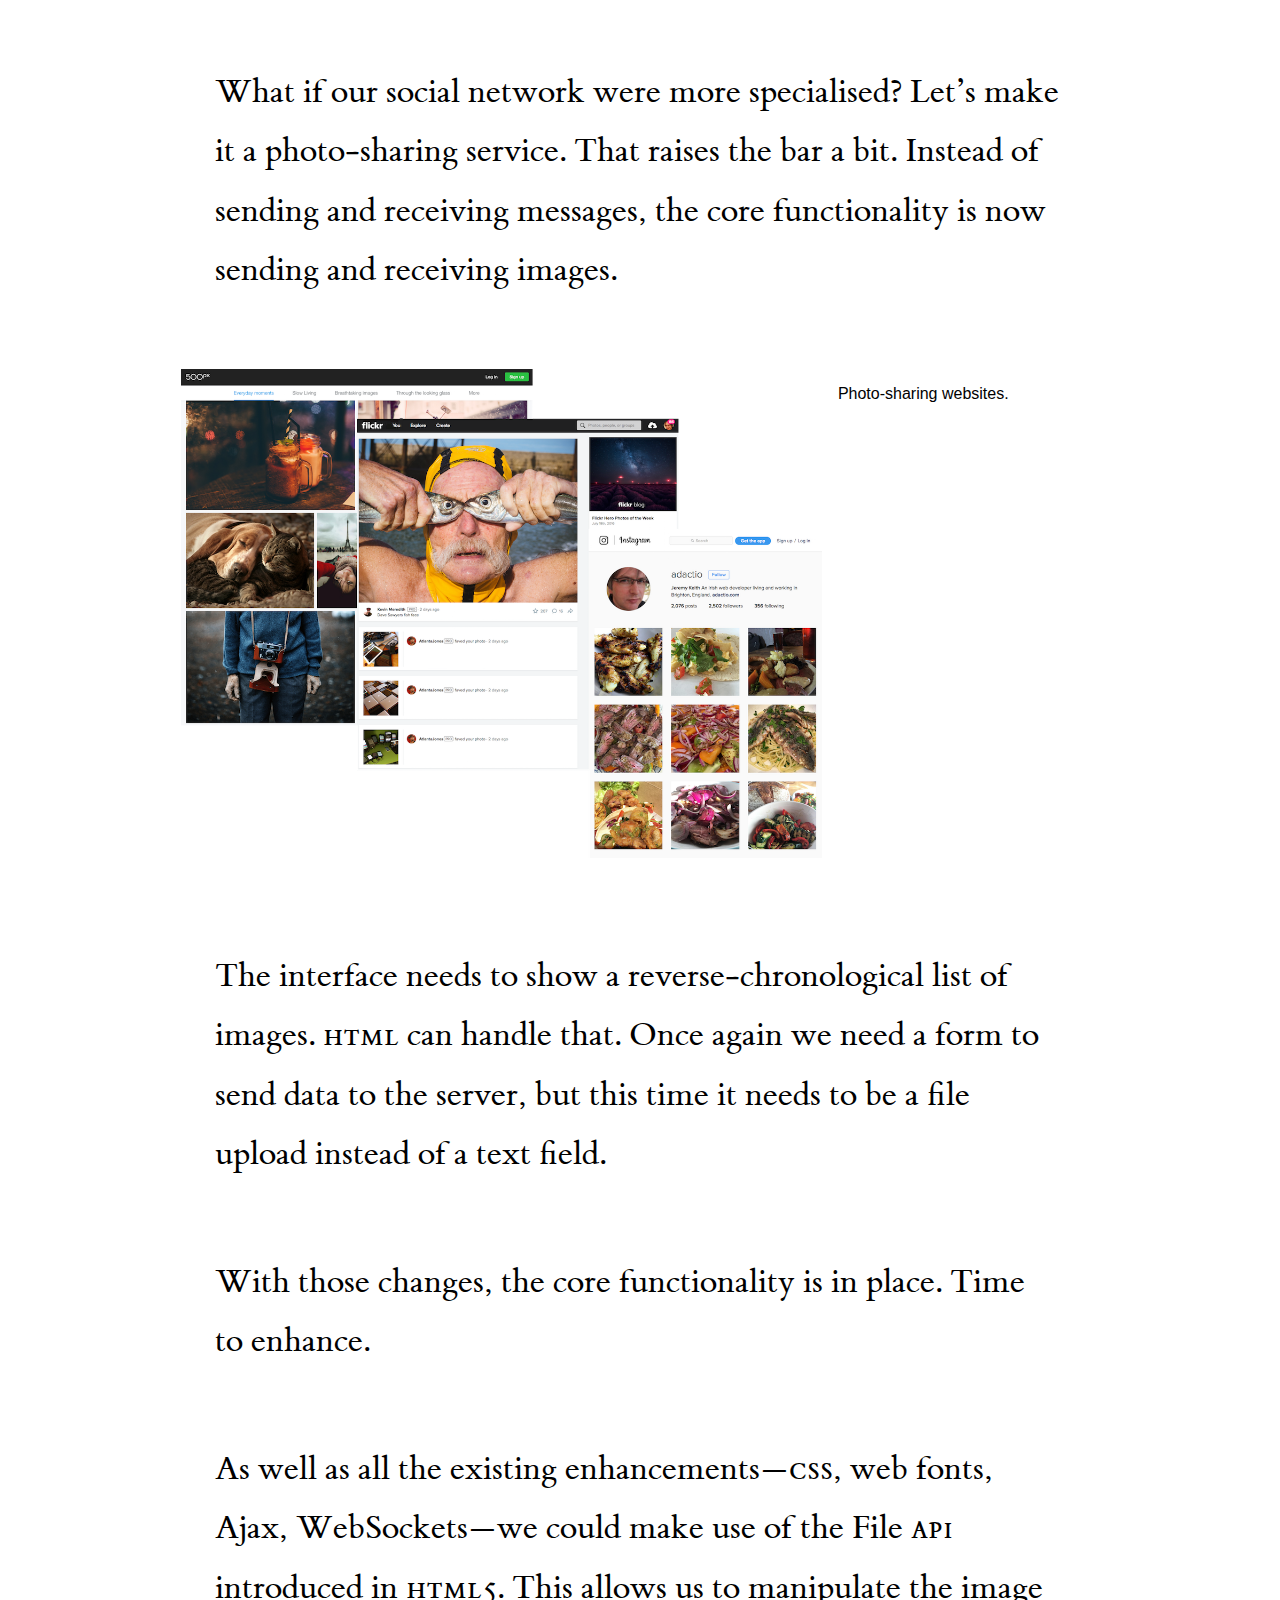
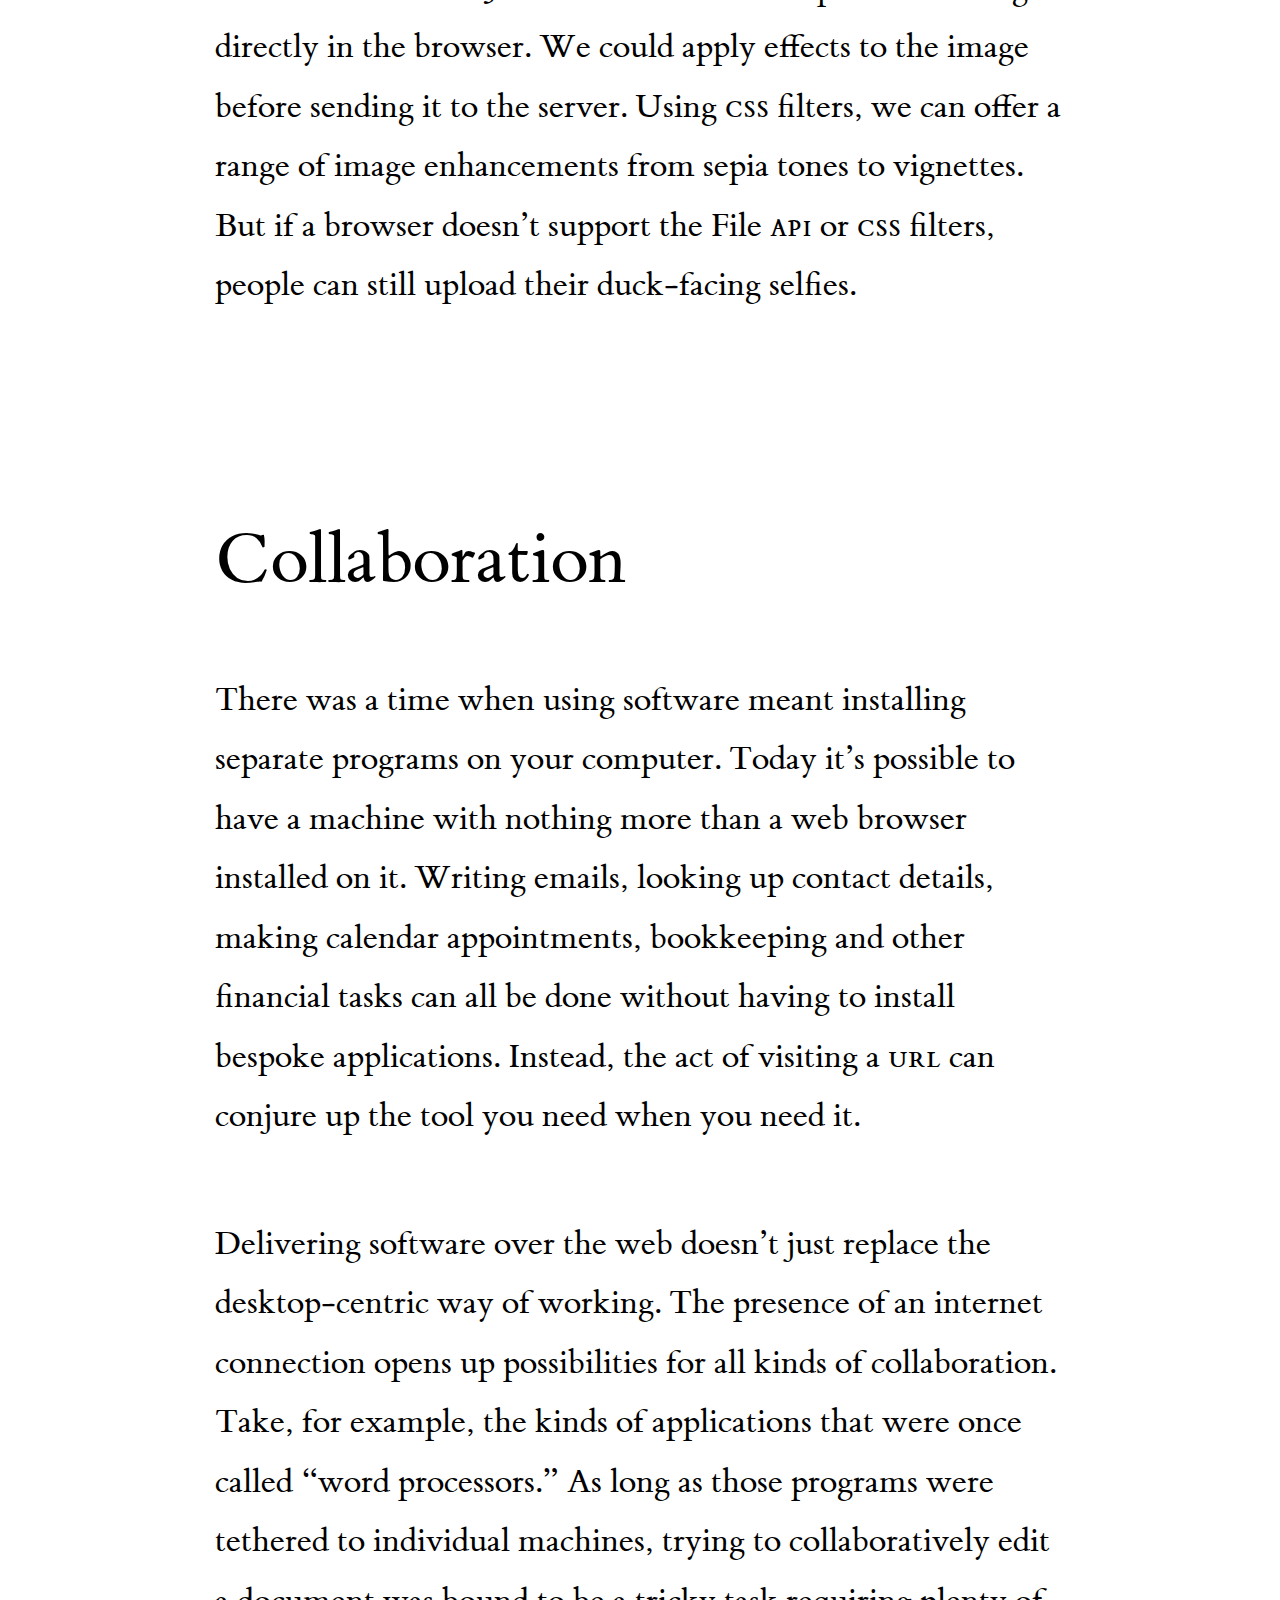
<file: chapter6/index.html>
<!DOCTYPE html>
<html lang="en">
<head>
<meta name="viewport" content="width=device-width, initial-scale=1" />
<meta charset="utf-8" />
<meta name="theme-color" content="#5f7995" />
<meta name="author" content="Jeremy Keith" />
<meta name="description" content="Chapter Six: Steps" />
<meta name="twitter:card" content="summary_large_image" />
<meta name="twitter:site" content="@adactio" />
<meta name="twitter:creator" content="@adactio" />
<meta name="twitter:title" property="og:title" content="Resilient Web Design—Chapter 6" />
<meta name="twitter:description" property="og:description" content="Chapter Six: Steps" />
<meta name="twitter:url" property="og:url" content="https://resilientwebdesign.com/chapter6/" />
<meta name="twitter:image" property="og:image" content="https://resilientwebdesign.com/chapter6/images/medium/photosharing.png" />
<title>Resilient Web Design—Chapter 6</title>
<link rel="preload" href="../fonts/etbookot-roman-webfont.woff2" crossorigin type="font/woff2" as="font" />
<link rel="preload" href="../js/scripts.js" as="script" />
<link rel="stylesheet" href="../css/styles.css" />
<link rel="contents" href="../contents/" />
<link rel="author" href="../author/" />
<link rel="prev" href="../chapter5/" />
<link rel="next prefetch" href="../chapter7/" />
<link rel="license" href="https://creativecommons.org/licenses/by-sa/4.0/" />
<link rel="amphtml" href="amp.html" />
<link rel="manifest" href="../manifest.json" />
<link rel="icon shortcut" href="../images/icon512.png" sizes="512x512" type="image/png" />
<link rel="apple-touch-icon" href="../images/icon512.png" type="image/png" />
<link rel="icon" href="../favicon.ico" type="image/x-icon" />
</head>
<body>

<header>
<a href="../">Resilient Web Design</a>
</header>

<main>

<h1><span>Chapter 6:</span> Steps</h1>

<p>“Always design a thing by considering it in its next larger context”, said the Finnish architect <span id="Eliel%20Saarinen">Eliel Saarinen</span>. “A chair in a room, a room in a house, a house in an environment, an environment in a city plan.”</p>

<p>At first glance, web design appears to be a kind of graphic design. Using graphic design tools like Photoshop to design websites reinforces this view. But to get to the heart of a website’s purpose, we should consider the interface in its larger context: what are people trying to accomplish?</p>

<p>When designing for the web, it’s tempting to think in terms of interactions like swiping, tapping, clicking, scrolling, dragging and dropping. But very few people wake up in the morning looking forward to a day of scrolling and tapping. They’re more likely to think in terms of reading, writing, sharing, buying and selling. Web designers need to see past the surface‐level actions to find the more meaningful verbs beneath.</p>

<p>In their book <cite id="Designing%20With%20Progressive%20Enhancement">Designing With Progressive Enhancement</cite>, the Filament Group describe a technique they call “the <abbr>x</abbr>‐ray perspective”:</p>

<blockquote>
<p>Taking an <abbr>x</abbr>‐ray perspective means looking “through” the complex widgets and visual styles of a design, identifying the core content and functional pieces that make up the page, and finding a simple <abbr>HTML</abbr> equivalent for each that will work universally.</p>
</blockquote>

<p>If you’re not used to this approach to web design, it can take some getting used to. But after a while it becomes a habit and then it’s hard <em>not</em> to examine interfaces in this way. It’s like trying not to notice bad kerning, or trying not to see the arrow in the whitespace of the FedEx logo, or trying to not to remember that all ducks are actually wearing dog masks.</p>

<figure>
<picture>
<source media="all and (min-width: 75em)" srcset="images/large/duck.jpg" />
<source media="all and (min-width: 50em)" srcset="images/medium/duck.jpg, images/large/duck.jpg 1.5x" />
<img src="images/small/duck.jpg" alt="Close up of a duck." srcset="images/medium/duck.jpg 2x, images/large/duck.jpg 3x" />
</picture>
<figcaption>This duck’s bill looks like the face of a dog.
<small>Photograph by Asmaa Dee.</small>
<small>Licensed under a Creative Commons Attribution‐NonCommercial‐NoDerivs 2.0 Generic license.</small></figcaption>
</figure>

<p>Here’s a three‐step approach I take to web design:</p>

<ol>
<li>Identify core functionality.</li>
<li>Make that functionality available using the simplest possible technology.</li>
<li>Enhance!</li>
</ol>

<p>Identifying core functionality might sound like it’s pretty straightforward, and after a bit of practice, it is. But it can be tricky at first to separate what’s truly necessary from what’s nice to have.</p>

<section aria-labelledby="information">

<h2 id="information">Information</h2>

<p>Let’s say you’re a news provider. That right there is the core functionality—to provide news. There are many, many other services you could also provide; interactive puzzles, realtime notifications, and more. Valuable as those services are, they’re probably not as important as making sure that people have access to news.</p>

<figure>
<picture>
<source media="all and (min-width: 75em)" srcset="images/large/news.png" />
<source media="all and (min-width: 50em)" srcset="images/medium/news.png, images/large/news.png 1.5x" />
<img src="images/small/news.png" alt="A montage of screenshots." srcset="images/medium/news.png 2x, images/large/news.png 3x" />
</picture>
<figcaption>A selection of news outlets.</figcaption>
</figure>

<p>With that core functionality identified, it’s time to move on to step two: how can you make that core functionality available using the simplest possible technology?</p>

<p>Theoretically, a plain text file would be the simplest possible way of providing the news. But as we’re talking specifically about the web, let’s caveat this step: how can you make the core functionality available using the simplest possible <strong>web</strong> technology? That would be an <abbr>HTML</abbr> file served up at a <abbr>URL</abbr>.</p>

<p>Even at this early stage it’s possible to overcomplicate things. The <abbr>HTML</abbr> could be unnecessarily bloated. The <abbr>URL</abbr> could be unnecessarily verbose; hard to share or recall.</p>

<p>Now that the news has been marked up with the appropriate <abbr>HTML</abbr> elements—articles, headings, paragraphs, lists, and images—it’s time for step three: enhance!</p>

<p>By default, the news will be presented using the browser’s own stylesheet. It’s legible, but not exactly pleasurable. By applying your own <abbr>CSS</abbr>, you can sculpt the content into a more pleasing shape. Whitespace, leading, colour and contrast are all at your disposal. You can even use custom fonts—an enhancement that was impossible on the web for many years.</p>

<p>There’s no guarantee that every browser will be capable of executing every <abbr>CSS</abbr> declaration that you throw at it. That’s okay. Those browsers will ignore what they don’t understand. Crucially, the news is still available to everyone, regardless of the <abbr>CSS</abbr> capabilities of their browser.</p>

<p>For browsers on large‐screen devices, you can introduce layout. It might seem odd at first to think of layout as an enhancement, but that’s the lesson of mobile‐first responsive design. Consider the content first, then mark it up with a sensible source order, then apply layout declarations within media queries.</p>

<p>Thanks to ever‐evolving nature of <abbr>CSS</abbr>, there are multiple ways of applying layout. Like <span id="Andy%20Tanenbaum">Andy Tanenbaum</span> said:</p>

<blockquote>
<p>The nice thing about standards is that you have so many to choose from.</p>
</blockquote>

</section>

<section aria-labelledby="communication">

<h2 id="communication">Communication</h2>

<p>Applying the three‐step process to a news site is relatively straightforward. Catching up with the news is a fairly passive act. To really test this process, we need to apply it to something more interactive.</p>

<p>Suppose we were building a social network. The people using our tool need to be able to communicate with one another regardless of where in the world they are. The core functionality is sending and receiving messages.</p>

<figure>
<picture>
<source media="all and (min-width: 75em)" srcset="images/large/socialnetworks.png" />
<source media="all and (min-width: 50em)" srcset="images/medium/socialnetworks.png, images/large/socialnetworks.png 1.5x" />
<img src="images/small/socialnetworks.png" alt="A montage of screenshots." srcset="images/medium/socialnetworks.png 2x, images/large/socialnetworks.png 3x" />
</picture>
<figcaption>Just some of the social networking sites that have graced the web.</figcaption>
</figure>

<p>Displaying messages in a web browser isn’t difficult. There might be a lot of complexity on the server involving databases, syncing, queueing, and load balancing, but the <abbr>HTML</abbr> needed to structure a reverse‐chronological list isn’t very different from the <abbr>HTML</abbr> needed for a news site.</p>

<p>Sending a message from the browser to the web server requires <abbr>HTML</abbr> that is interactive. That’s where forms come in. In this case, a form with a text input and a submit button should be enough, at least for the basic functionality.</p>

<p>People can now receive and respond to messages on our social network, no matter what kind of device or browser they are using. Now the trick is to improve the experience without breaking that fundamental activity.</p>

<p>If we were to leave the site in this <abbr>HTML</abbr>‐only state, I don’t think we’d be celebrating our company’s <abbr>IPO</abbr> anytime soon. To really distinguish our service from the competition, we need that third step in the process: enhance!</p>

<p>At the very least, we can apply the same logic we used for the news site and style our service. Using <abbr>CSS</abbr> we can provide colour, texture, contrast, web fonts, and for larger screens, layout. But let’s not stop with the presentation. Let’s improve the interaction too.</p>

<p>Right now this social network has the same kind of page‐based interaction as a news site. Every time someone sends a message to the server, the server sends back a whole new page to the browser. We can do better than that. Time for some Ajax.</p>

<p>We can intercept the form submission and send the data to the server using Ajax—I like using the word <span id="Hijax">Hijax</span> to describe this kind of Ajax interception. If there’s a response from the server, we can also update part of the current page instead of refreshing the whole page. This would also be a good time to introduce some suitable animation.</p>

<p>We can go further. Browsers that support WebSockets can receive messages from the server. People using those browsers could get updates as soon as they’ve been sent. It’s even possible to use peer‐to‐peer connections between browsers to allow people to communicate directly.</p>

<p>Not every browser supports this advanced functionality. That’s okay. The core functionality—sending and receiving messages—is still available to everyone.</p>

</section>

<section aria-labelledby="creation">

<h2 id="creation">Creation</h2>

<p>What if our social network were more specialised? Let’s make it a photo‐sharing service. That raises the bar a bit. Instead of sending and receiving messages, the core functionality is now sending and receiving images.</p>

<figure>
<picture>
<source media="all and (min-width: 75em)" srcset="images/large/photosharing.png" />
<source media="all and (min-width: 50em)" srcset="images/medium/photosharing.png, images/large/photosharing.png 1.5x" />
<img src="images/small/photosharing.png" alt="A montage of screenshots." srcset="images/medium/photosharing.png 2x, images/large/photosharing.png 3x" />
</picture>
<figcaption>Photo‐sharing websites.</figcaption>
</figure>

<p>The interface needs to show a reverse‐chronological list of images. <abbr>HTML</abbr> can handle that. Once again we need a form to send data to the server, but this time it needs to be a file upload instead of a text field.</p>

<p>With those changes, the core functionality is in place. Time to enhance.</p>

<p>As well as all the existing enhancements—<abbr>CSS</abbr>, web fonts, Ajax, WebSockets—we could make use of the File <abbr>API</abbr> introduced in <abbr>HTML</abbr>5. This allows us to manipulate the image directly in the browser. We could apply effects to the image before sending it to the server. Using <abbr>CSS</abbr> filters, we can offer a range of image enhancements from sepia tones to vignettes. But if a browser doesn’t support the File <abbr>API</abbr> or <abbr>CSS</abbr> filters, people can still upload their duck‐facing selfies.</p>

</section>

<section aria-labelledby="collaboration">

<h2 id="collaboration">Collaboration</h2>

<p>There was a time when using software meant installing separate programs on your computer. Today it’s possible to have a machine with nothing more than a web browser installed on it. Writing emails, looking up contact details, making calendar appointments, bookkeeping and other financial tasks can all be done without having to install bespoke applications. Instead, the act of visiting a <abbr>URL</abbr> can conjure up the tool you need when you need it.</p>

<p>Delivering software over the web doesn’t just replace the desktop‐centric way of working. The presence of an internet connection opens up possibilities for all kinds of collaboration. Take, for example, the kinds of applications that were once called “word processors.” As long as those programs were tethered to individual machines, trying to collaboratively edit a document was bound to be a tricky task requiring plenty of coordination, sending files back and forth. Using the web, the act of sharing a single <abbr>URL</abbr> could allow multiple people to work on the same document.</p>

<figure>
<picture>
<source media="all and (min-width: 75em)" srcset="images/large/writing.png" />
<source media="all and (min-width: 50em)" srcset="images/medium/writing.png, images/large/writing.png 1.5x" />
<img src="images/small/writing.png" alt="A montage of screenshots." srcset="images/medium/writing.png 2x, images/large/writing.png 3x" />
</picture>
<figcaption>Collaborative writing tools on the web.</figcaption>
</figure>

<p>Let’s apply the three‐step process to a web‐based word processor:</p>

<blockquote>
<p>Identify core functionality.</p>
</blockquote>

<p>The tautological answer would be “processing words.” Not very helpful. What do people actually <em>do</em> with this software? They write. They share. They edit.</p>

<blockquote>
<p>Make that functionality available using the simplest possible technology.</p>
</blockquote>

<p>Looking at our three verbs—writing, sharing, and editing—we get one of them for free just by using <abbr>URL</abbr>s: sharing. The other two—writing and editing—require the use of a form. A basic <code class="markup element">TEXTAREA</code> element can act as the receptacle for the words, sentences, and paragraphs that will make up everything from technical reports to the great American novel. Submitting that content to a web server means it can be saved for later.</p>

<p>Technically, that’s a web‐based word processor, accessible to anyone with a web browser and an internet connection. But the experience is clunky and dull. It would be a shame not to take advantage of some of slicker options available in modern browsers.</p>

<blockquote>
<p>Enhance!</p>
</blockquote>

<p>Using JavaScript, the humble <code class="markup element">TEXTAREA</code> can be replaced with a richer editing interface, detecting each keystroke and applying styling on the fly. Web fonts can make the writing experience more beautiful. Ajax will allow work to be saved to the server almost constantly, without the need for a form submission. WebSockets provide the means for multiple people to work on the same document at the same time.</p>

<p>Both Ajax and WebSockets require an internet connection to work. There’s no guarantee of a stable internet connection, especially if you’re trying to work on a train or in a hotel. Modern browsers provide features which, after the initial page load, can turn the network itself into an enhancement.</p>

<p>If a browser supports some form of local storage, then data can be stored in a client‐side database. Flaky network connections or unexpected power outages won’t get in the way of saving that important document. Using Service Workers, web developers can provide instructions on what to do when the browser (or the server) is offline.</p>

<p>These are modern browser features that we should be taking full advantage of …once we’ve made sure that we’re providing a basic experience for everyone.</p>

</section>

<section aria-labelledby="scale">

<h2 id="scale">Scale</h2>

<p><span id="Ward%20Cunningham">Ward Cunningham</span>, the creator of the wiki, coined the term “technical debt” to describe a common problem in the world of software. Decisions made in haste at the beginning of a project lead to a cascade of issues further down the line. I like to think of the three‐step layered approach as a kind of “technical credit.” Taking the time to provide core functionality at the beginning gives you the freedom to go wild with experimentation from then on.</p>

<p>Some people have misunderstood progressive enhancement to mean foregoing the latest and greatest browser technologies, but in fact the opposite is true. Taking a layered approach to building on the web gives you permission to try cutting‐edge JavaScript <abbr>API</abbr>s, regardless of how many or how few browsers currently implement them.</p>

<p>We’ve looked at some examples of applying the three‐step approach to a few products and services—news, social networking, photo sharing, and word processing. You can apply this approach to many more services: making and updating items in a to‐do list, managing calendar appointments, looking up directions, making reservations at nearby restaurants. Each one can be built with the same process:</p>

<ol>
<li>Identify core functionality.</li>
<li>Make that functionality available using the simplest possible technology.</li>
<li>Enhance!</li>
</ol>

<p>This approach works at different scales. It doesn’t just work at the highest level of the service; it can also be applied at the level of individual <abbr>URL</abbr>s within.</p>

<p>Ask “what is the core functionality of this <abbr>URL</abbr>?”, make that functionality available using the simplest possible technology, and then enhance from there. This can really clarify which content is most important, something that’s important in a mobile‐first responsive workflow. Once you’ve established that, make sure that content is sent from the server as <abbr>HTML</abbr> (the simplest possible technology). Then, using conditional loading, you could decide to make Ajax requests for supporting content if the screen real‐estate is available. For the <abbr>URL</abbr> of an individual news story, the story itself would be sent in the initial response, but related stories or comments could be pushed from the server only as needed (although you can still provide links to the related stories and comments for everyone).</p>

<p>We can go deeper. We can apply the three‐step process at the scale of individual components within a page. “What is the core functionality of this component? How can I make that functionality available using the simplest possible technology? Now how can I enhance it?”</p>

<p>A component might be designed to be an all‐singing all‐dancing interactive map. With <abbr>x</abbr>‐ray goggles, the core functionality reveals itself to be something much simpler: showing a location. Provide the address of that location in text: the simplest possible technology. Now you can enhance.</p>

<p>It’s worth remembering that enhancements can be provided on a sliding scale. The first enhancement for a text address might be to provide a static image. The next level up from that would be to swap out the static image with an interactive Ajax‐powered slippy map. If a browser supports the geolocation <abbr>API</abbr>, you could show the distance to the location. Layer on some animations and transitions to help convey the directions better.</p>

<p>Site navigation is another discrete component that lends itself well to a sliding scale of enhancements. The core functionality of navigation is to provide links to resources. The simplest—and still the best—technology to enable that is the humble hyperlink. A list of links should do the trick. With that in place, you are now free to enhance it into something really compelling. Off‐canvas navigation, progressive disclosure, sliding, swiping, fading, expanding …the sky’s the limit.</p>

<p>Because enhancements can be layered on according to the capabilities of each browser, it quickly becomes clear that this approach doesn’t simply reduce down to having two versions of everything (the basic version and the enhanced version). Instead the service, the <abbr>URL</abbr>s, and the components you are designing could be experienced in any number of ways. And that’s okay.</p>

<p>Websites do not need to look exactly the same in every browser.</p>

</section>

<aside>
<h2>References</h2>
<ol>
<li><a href="https://www.filamentgroup.com/dwpe/"><cite>Designing With Progressive Enhancement</cite></a> by Filament Group</li>
</ol>
</aside>

</main>

<nav>
<a href="../chapter7/" rel="next"><cite><span>Chapter 7:</span> Challenges</cite></a>
<ol start="0">
<li><a href="../introduction/"><cite>Introduction</cite></a></li>
<li><a href="../chapter1/"><cite><span>Chapter 1</span> Foundations</cite></a></li>
<li><a href="../chapter2/"><cite><span>Chapter 2</span> Materials</cite></a></li>
<li><a href="../chapter3/"><cite><span>Chapter 3</span> Visions</cite></a></li>
<li><a href="../chapter4/"><cite><span>Chapter 4</span> Languages</cite></a></li>
<li><a href="../chapter5/"><cite><span>Chapter 5</span> Layers</cite></a></li>
<li><a href="../chapter6/"><cite><span>Chapter 6</span> Steps</cite></a></li>
<li><a href="../chapter7/"><cite><span>Chapter 7</span> Challenges</cite></a></li>
<li><a href="../author/" rel="author"><cite>About the author</cite></a></li>
<li><a href="../index/"><cite>Index</cite></a></li>
</ol>
</nav>

<footer>
<p><cite>Resilient Web Design</cite> was written and produced by <a href="https://adactio.com" class="v‐card">Jeremy Keith</a>, and typeset in <a href="https://edwardtufte.github.io/et-book/"><abbr>ET</abbr> Book</a>.</p>
<p><small>Licensed under a <a rel="license" href="https://creativecommons.org/licenses/by-sa/4.0/">Creative Commons Attribution‐ShareAlike 4.0 International License</a>.</small></p>
</footer>

<script src="../js/scripts.js" defer></script>
</body>
</html>
</file>
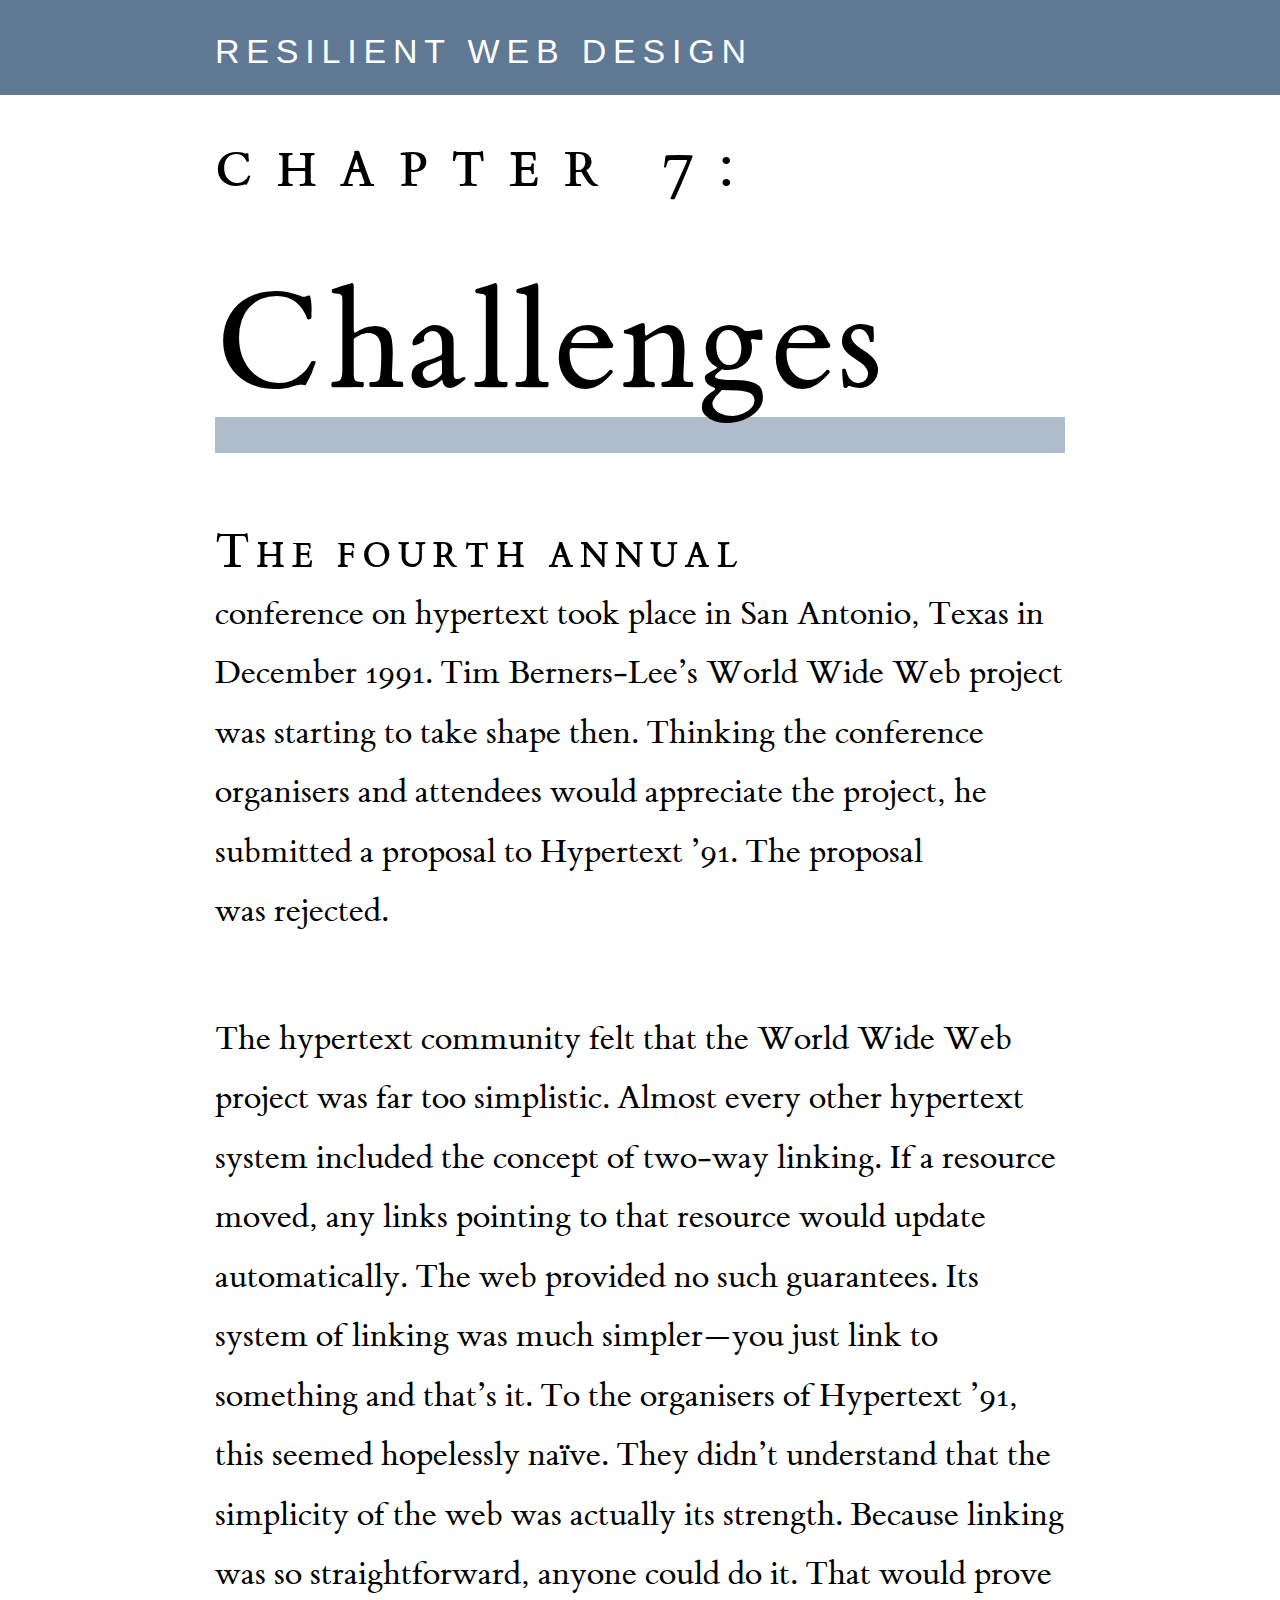
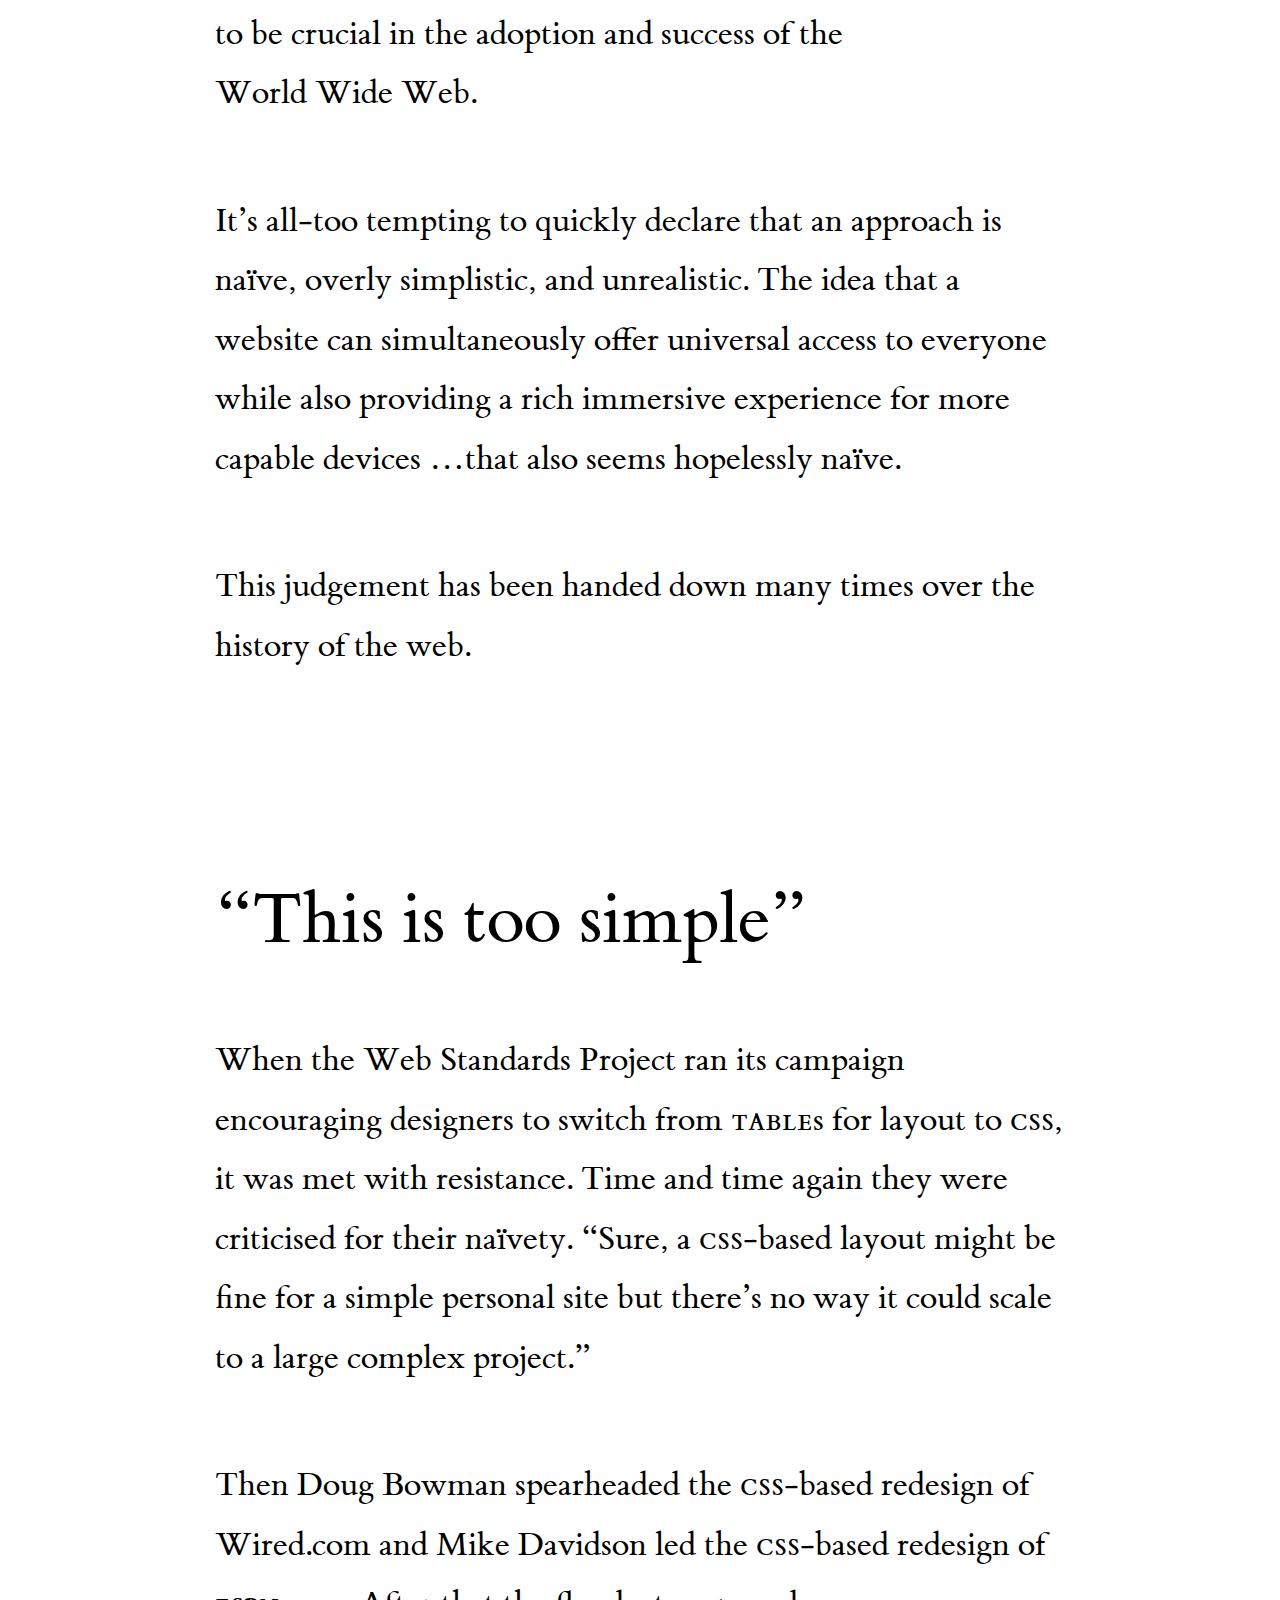
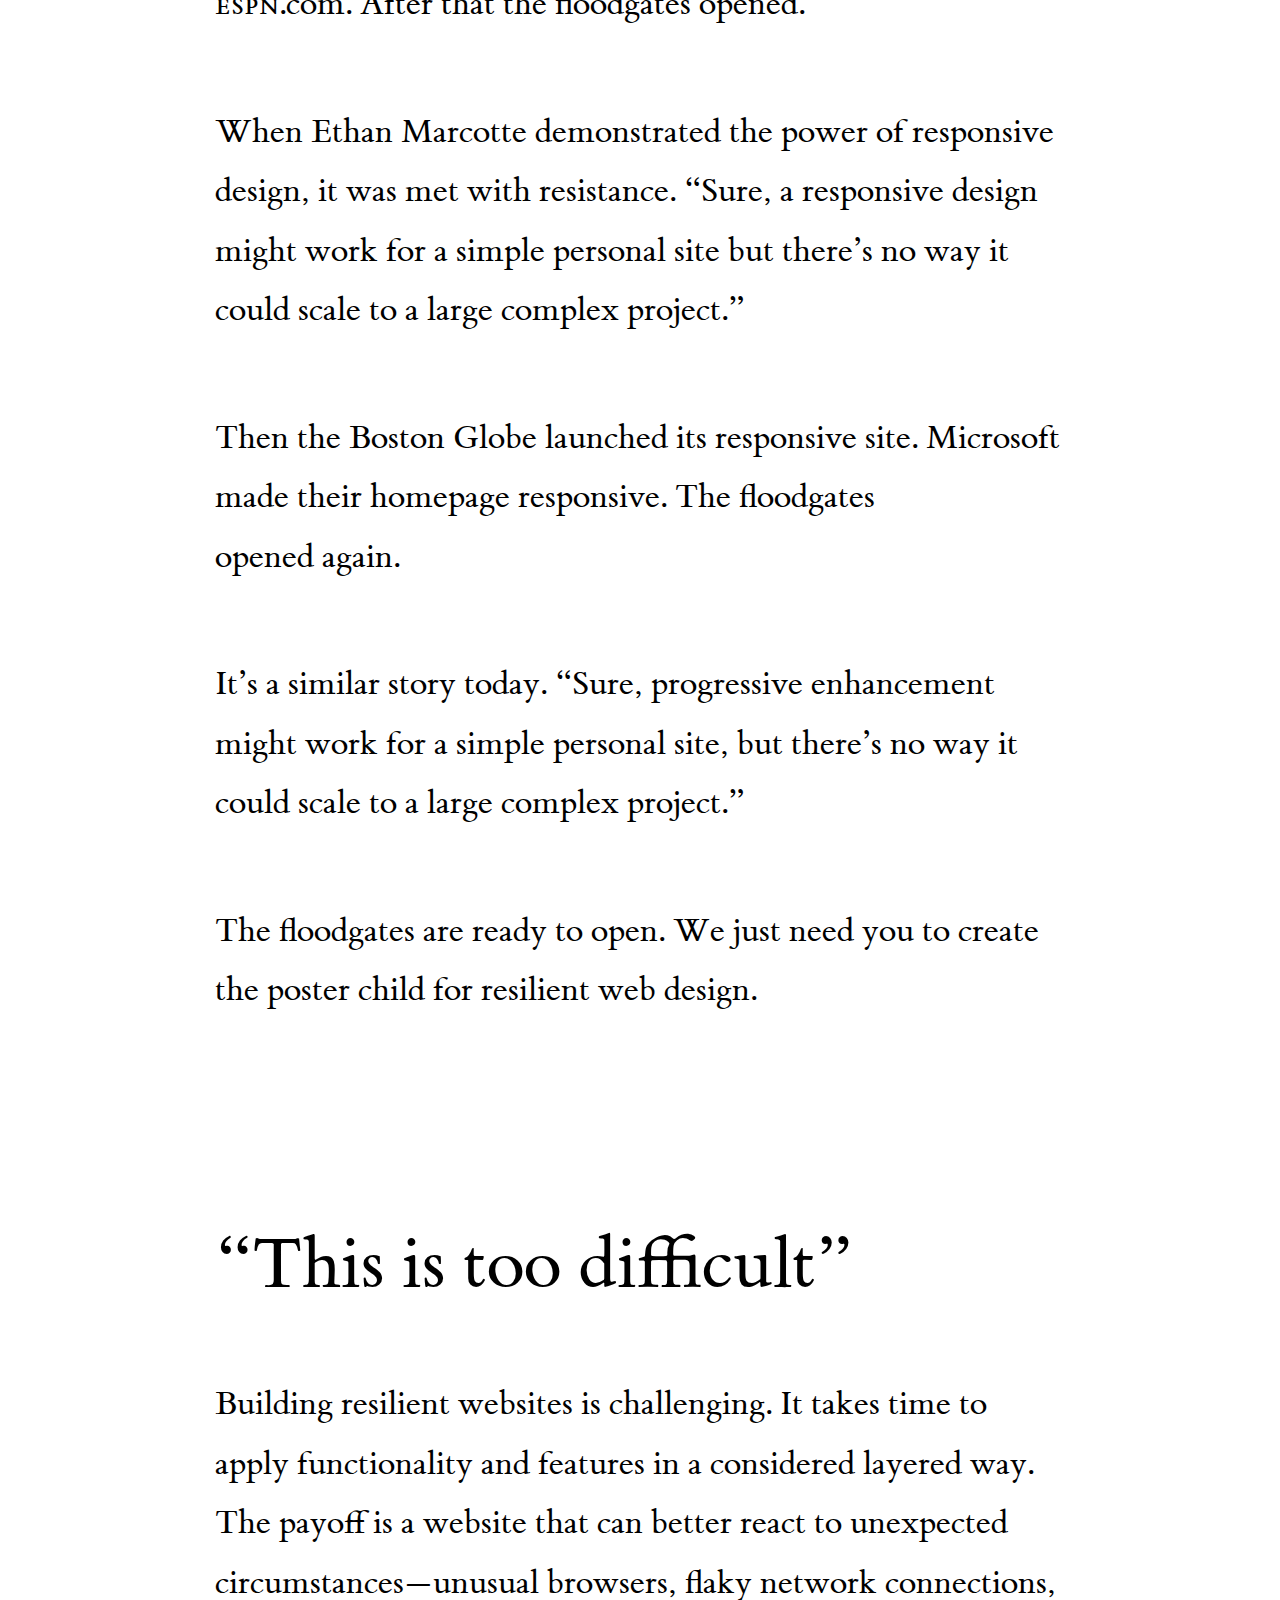
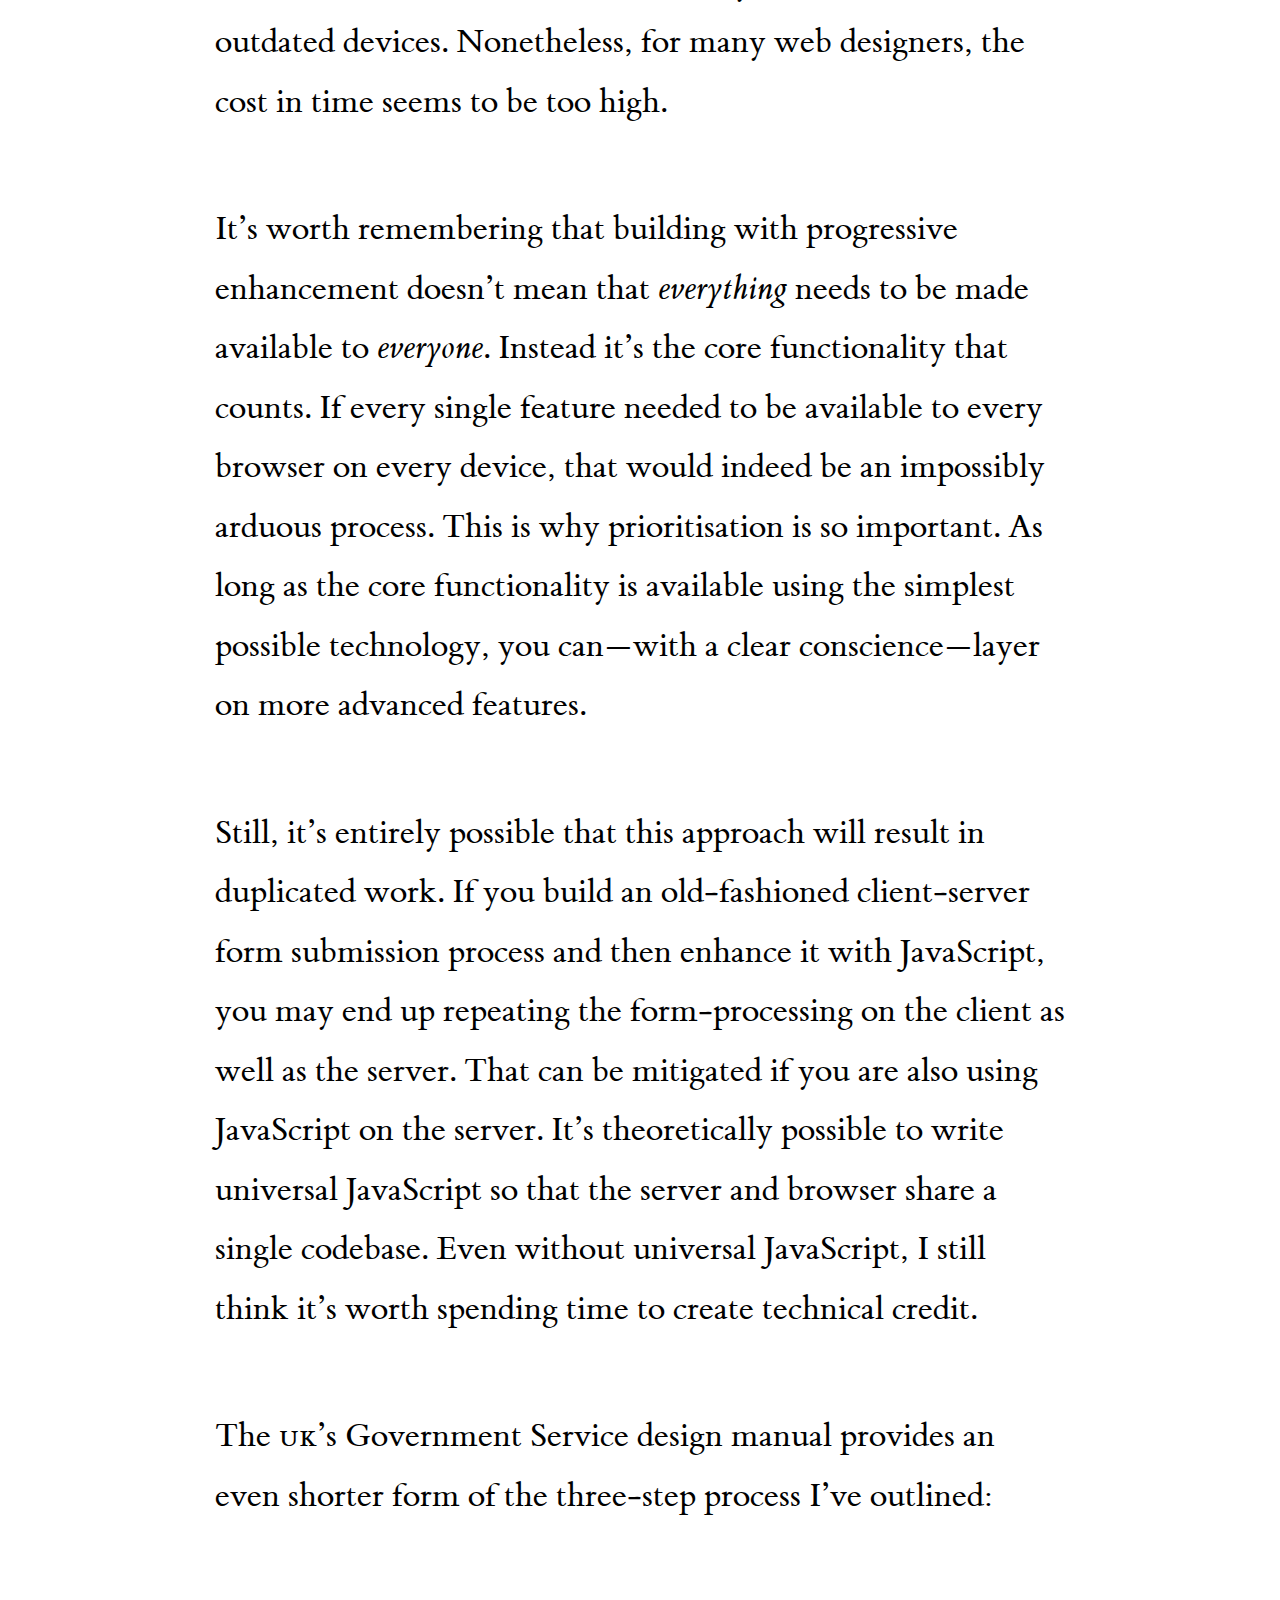
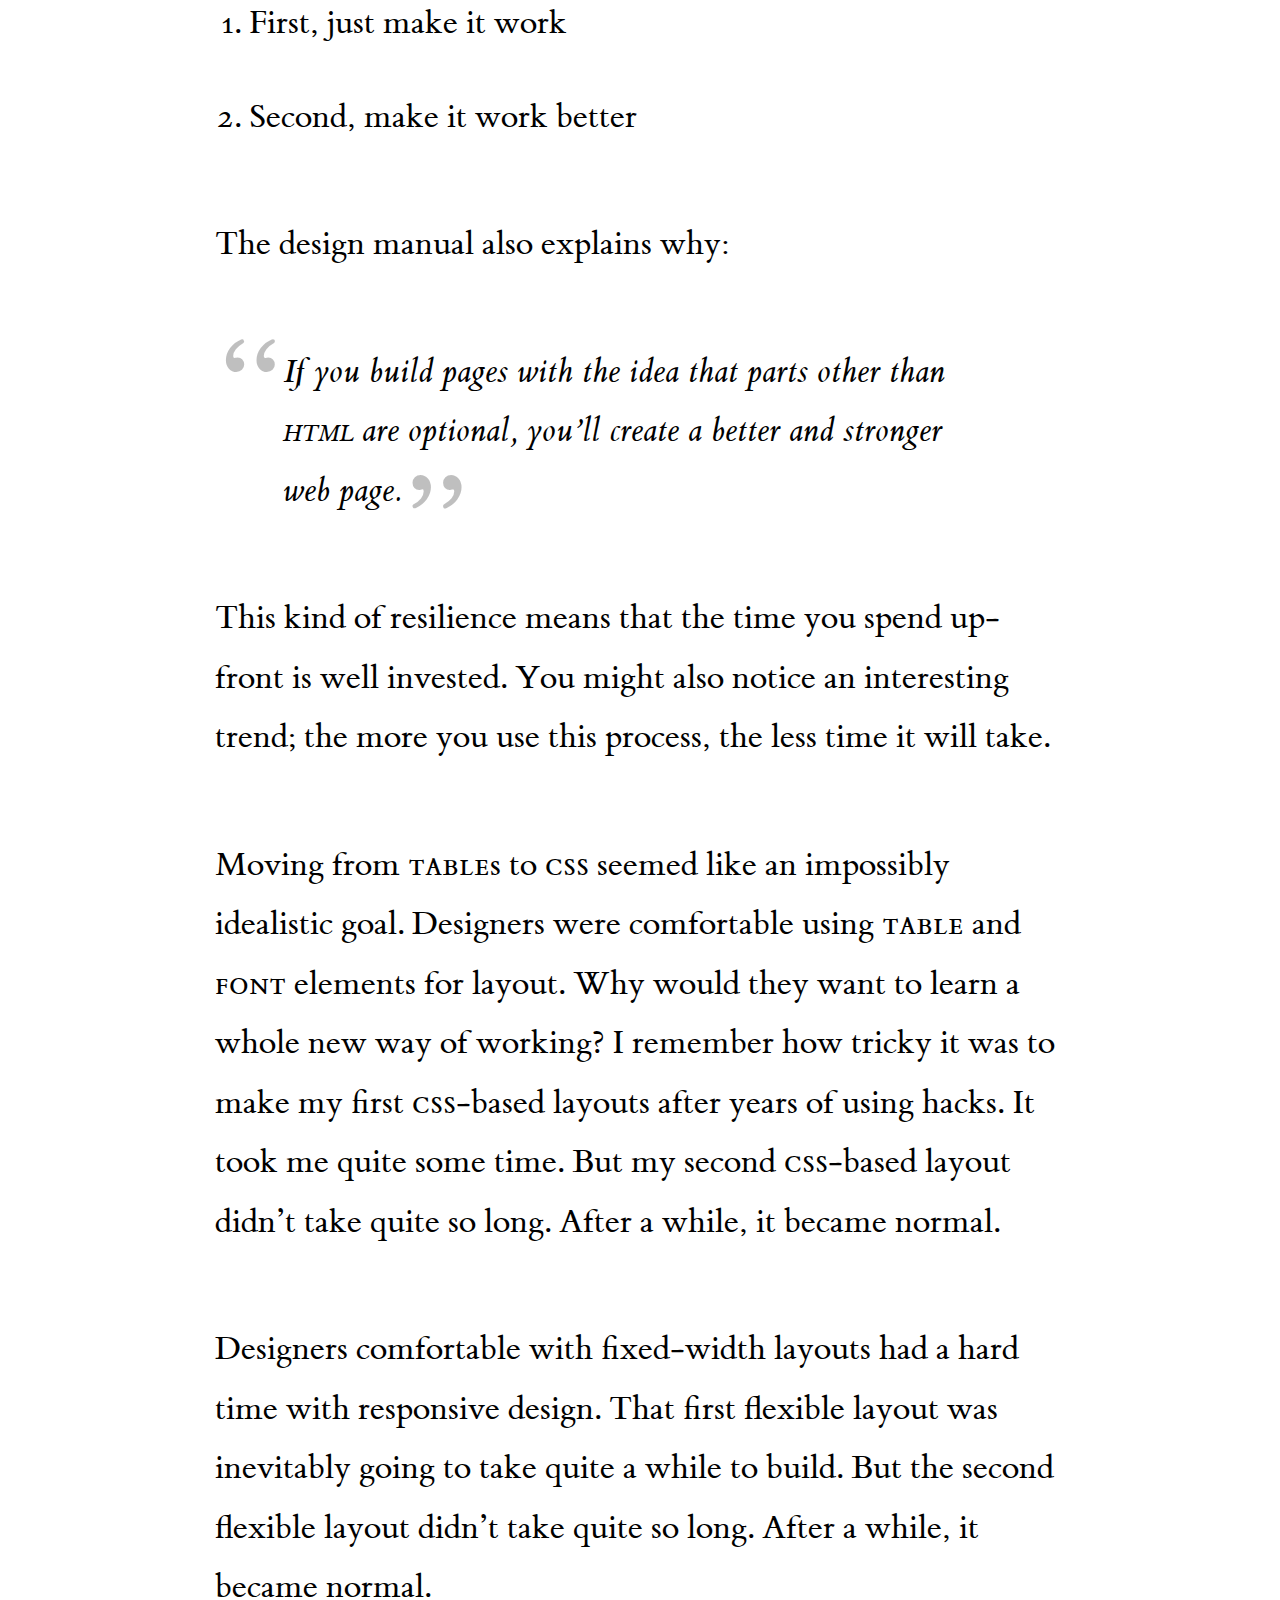
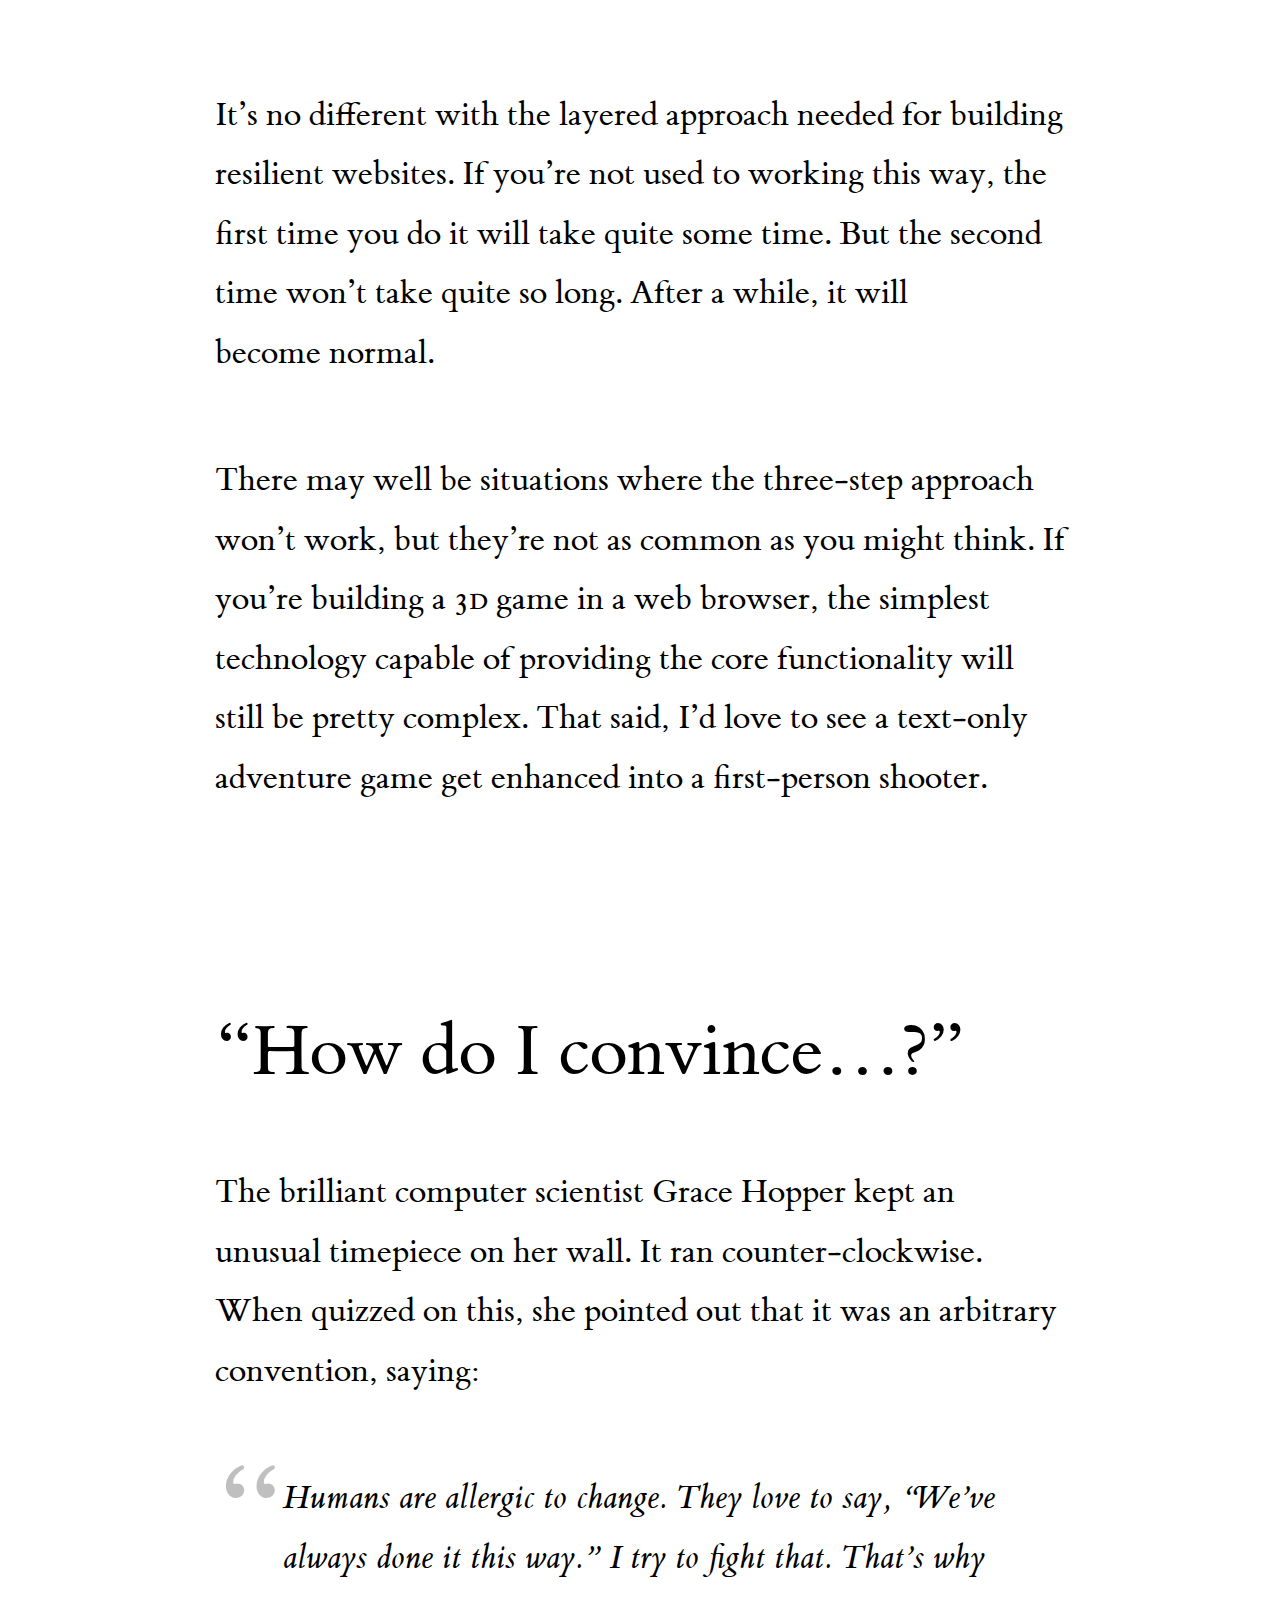
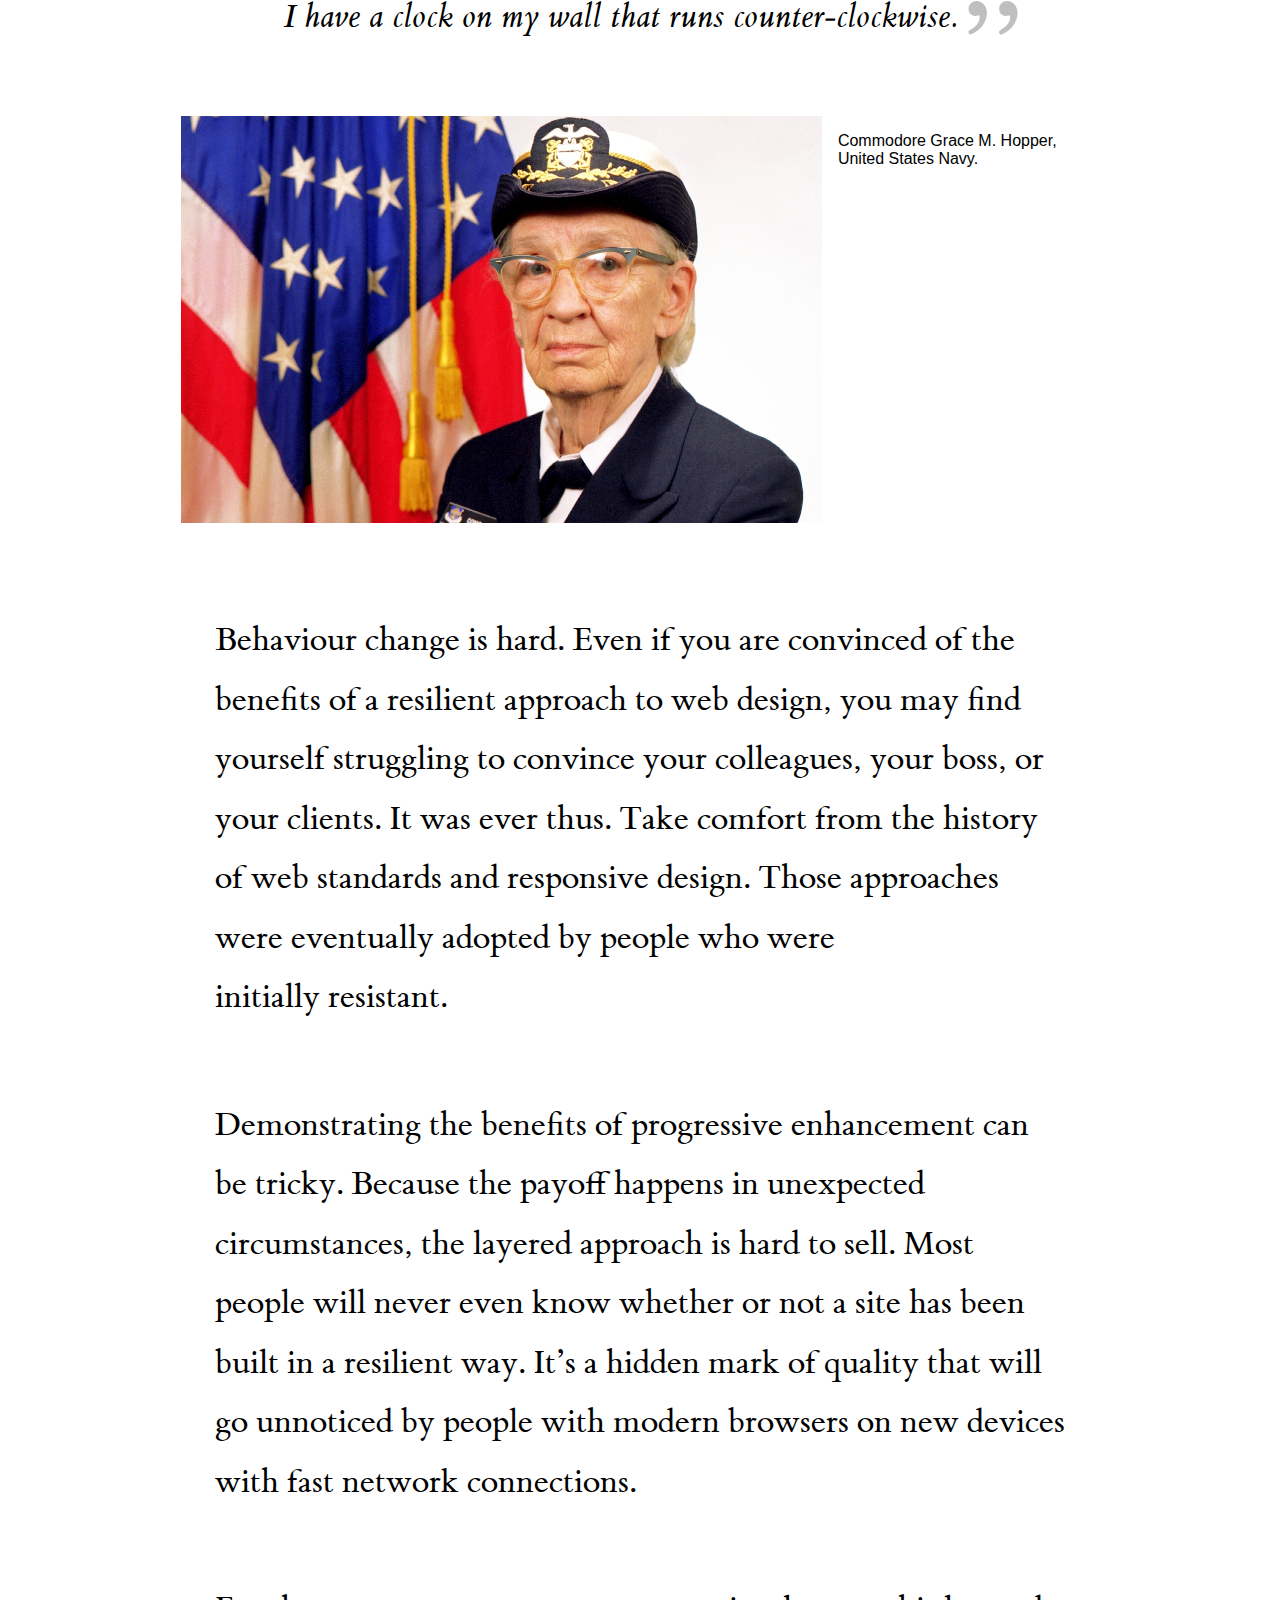
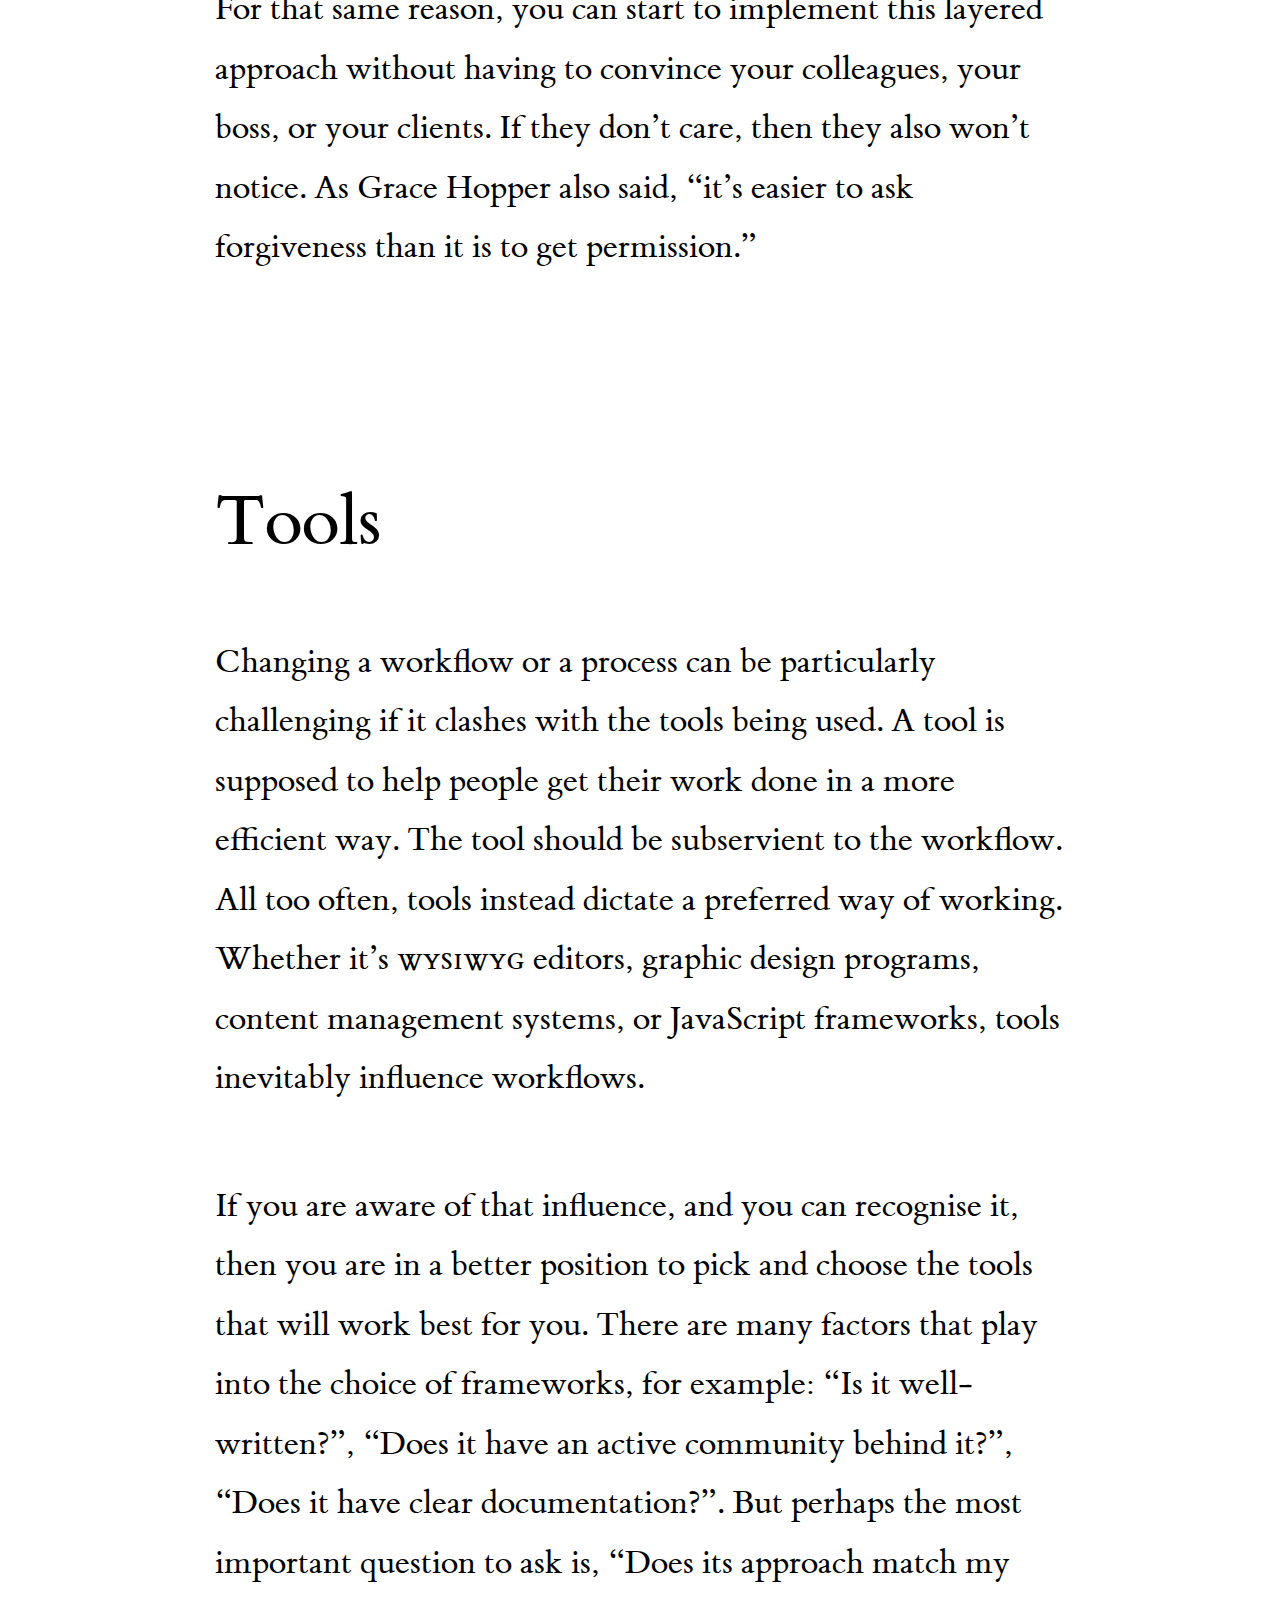
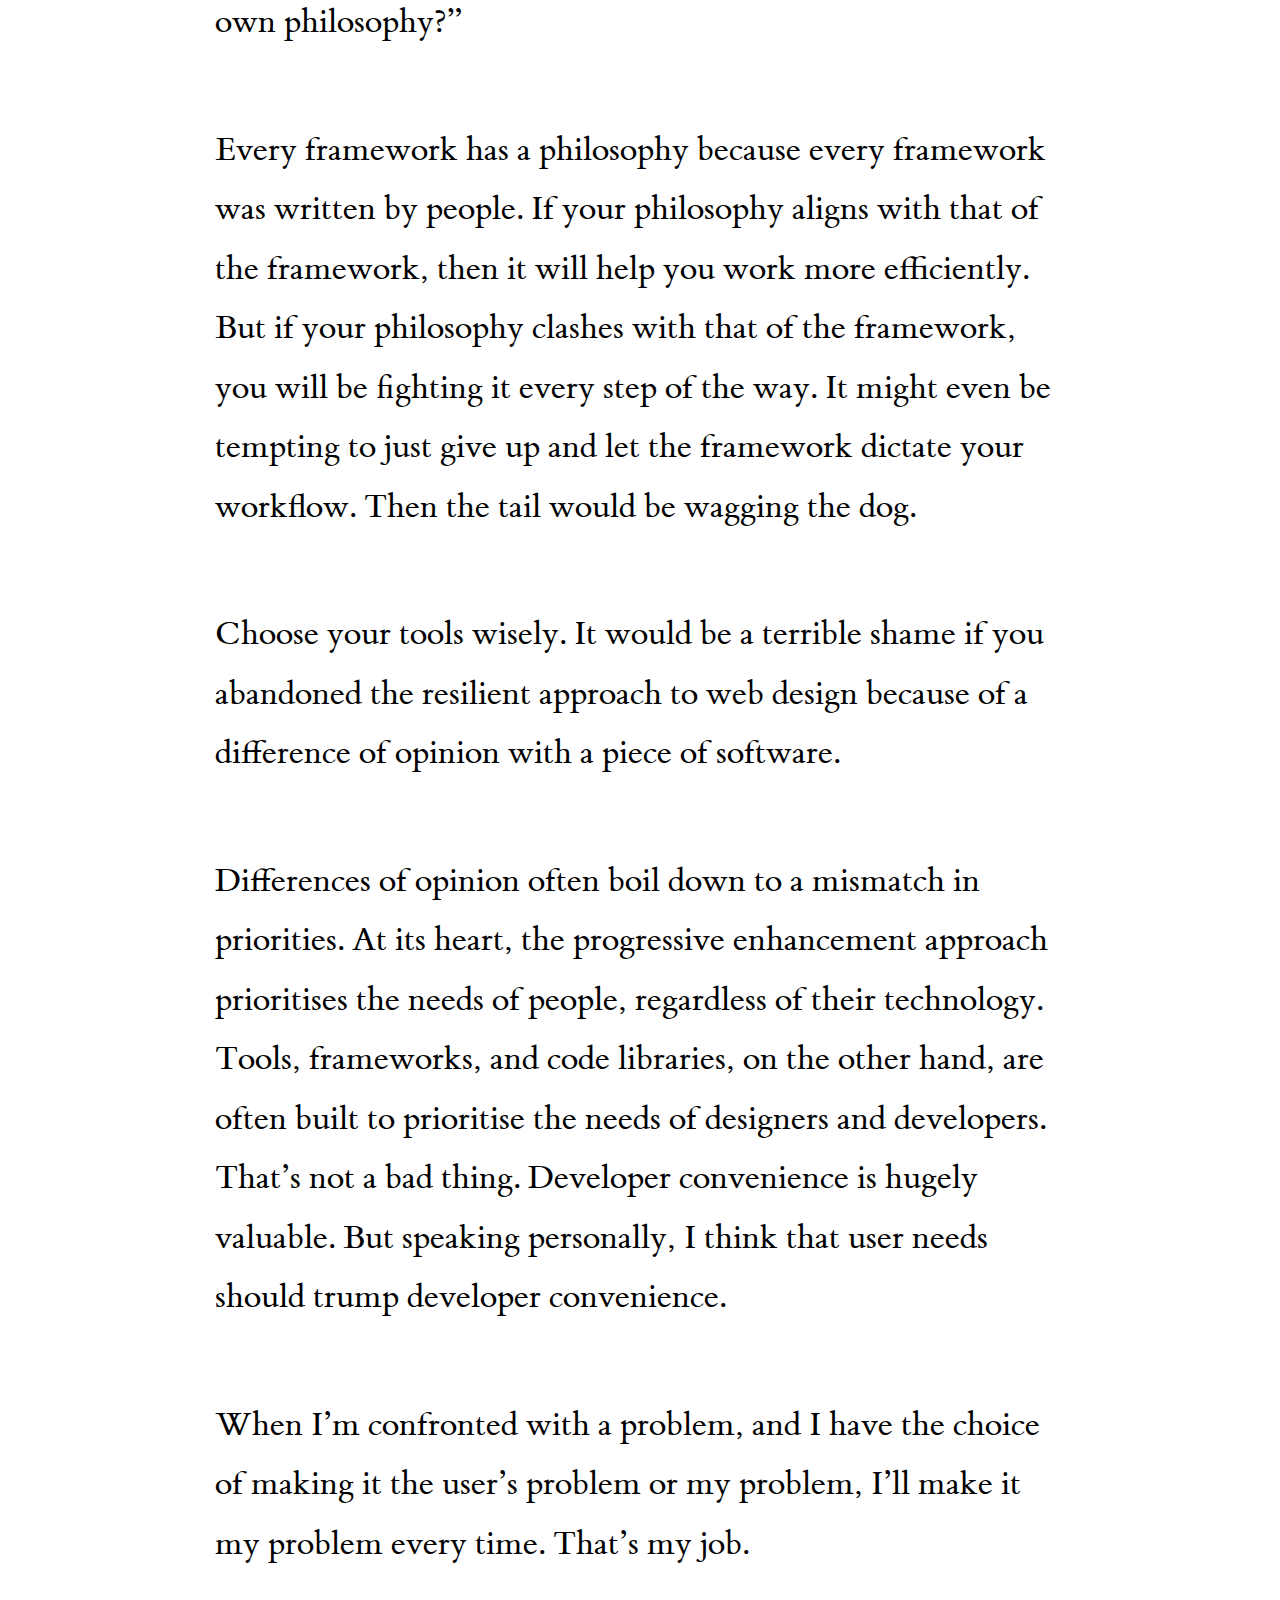
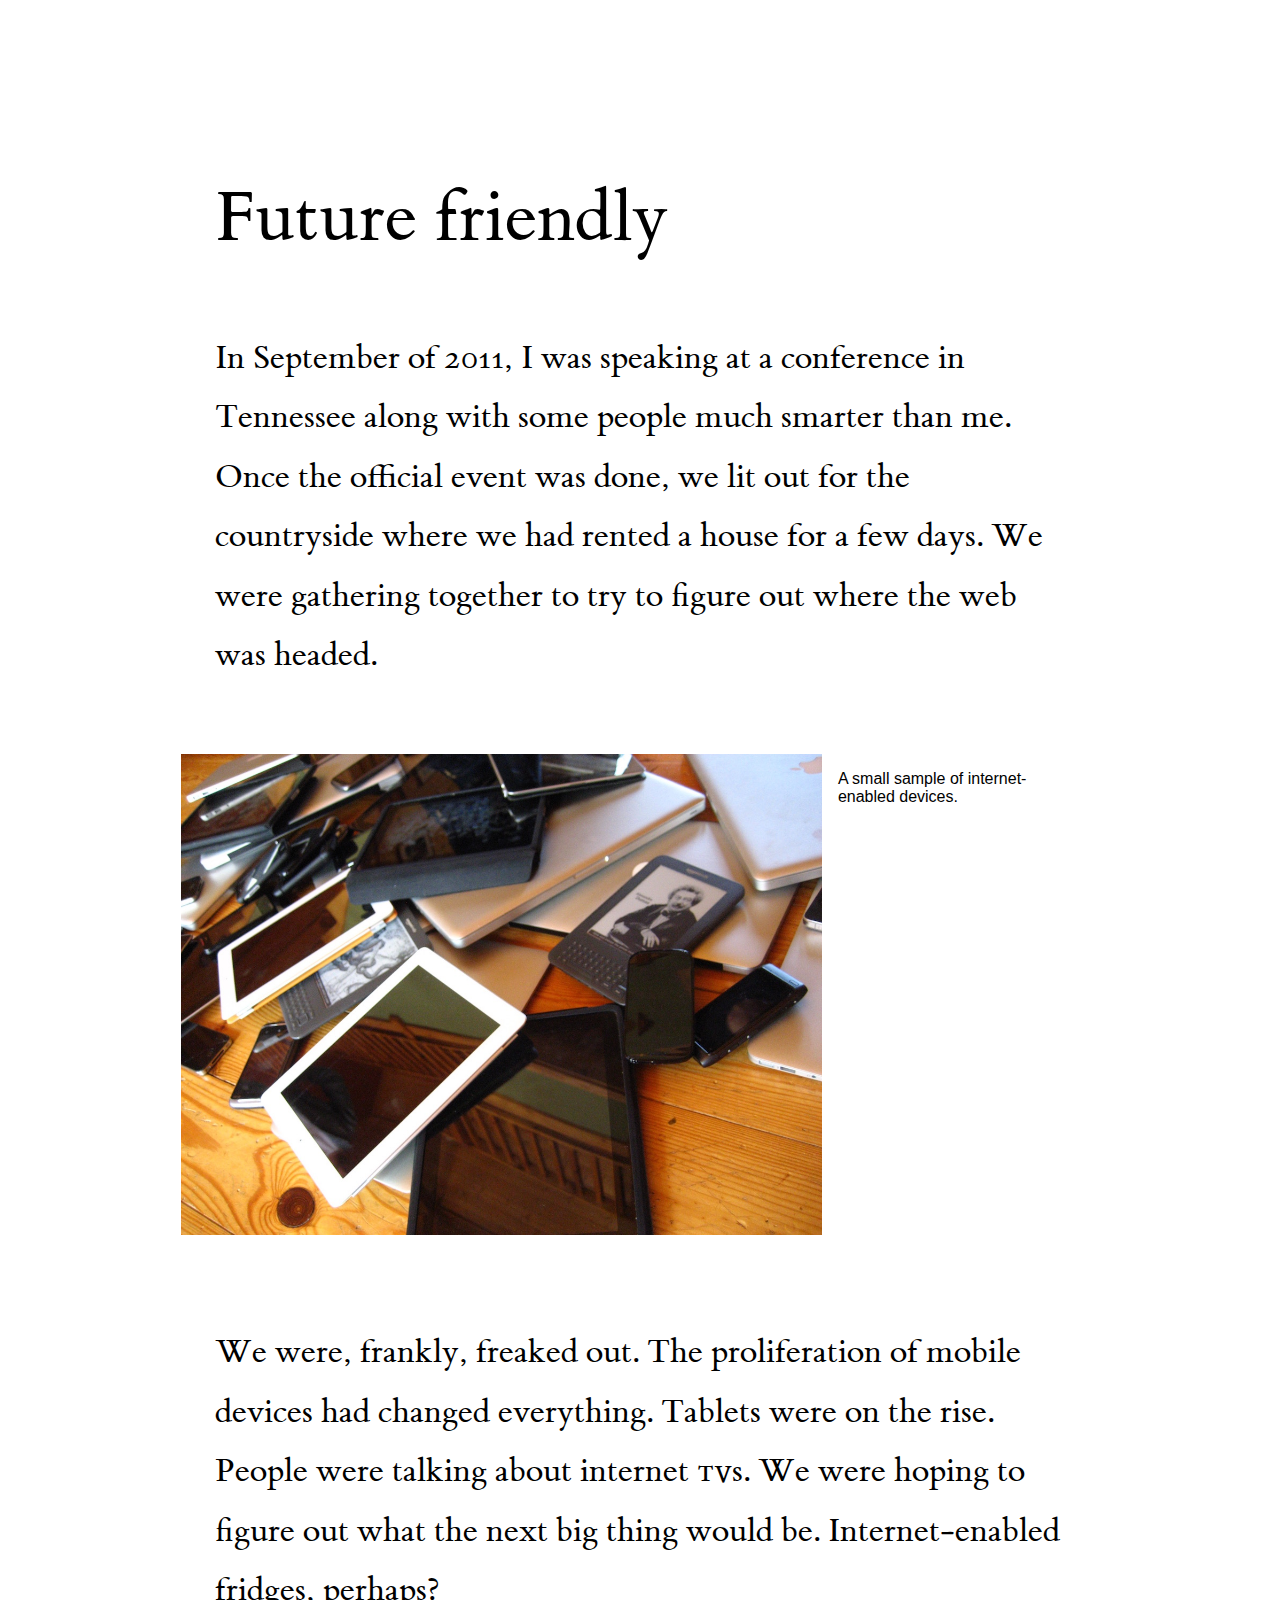
<file: chapter7/index.html>
<!DOCTYPE html>
<html lang="en">
<head>
<meta name="viewport" content="width=device-width, initial-scale=1" />
<meta charset="utf-8" />
<meta name="theme-color" content="#5f7995" />
<meta name="author" content="Jeremy Keith" />
<meta name="description" content="Chapter Seven: Challenges" />
<meta name="twitter:card" content="summary_large_image" />
<meta name="twitter:site" content="@adactio" />
<meta name="twitter:creator" content="@adactio" />
<meta name="twitter:title" property="og:title" content="Resilient Web Design—Chapter 7" />
<meta name="twitter:description" property="og:description" content="Chapter Seven: Challenges" />
<meta name="twitter:url" property="og:url" content="https://resilientwebdesign.com/chapter7/" />
<meta name="twitter:image" property="og:image" content="https://resilientwebdesign.com/chapter7/images/medium/devices.jpg" />
<title>Resilient Web Design—Chapter 7</title>
<link rel="preload" href="../fonts/etbookot-roman-webfont.woff2" crossorigin type="font/woff2" as="font" />
<link rel="preload" href="../js/scripts.js" as="script" />
<link rel="stylesheet" href="../css/styles.css" />
<link rel="contents" href="../contents/" />
<link rel="prev" href="../chapter6/" />
<link rel="next prefetch author" href="../author/" />
<link rel="license" href="https://creativecommons.org/licenses/by-sa/4.0/" />
<link rel="amphtml" href="amp.html" />
<link rel="manifest" href="../manifest.json" />
<link rel="icon shortcut" href="../images/icon512.png" sizes="512x512" type="image/png" />
<link rel="apple-touch-icon" href="../images/icon512.png" type="image/png" />
<link rel="icon" href="../favicon.ico" type="image/x-icon" />
</head>
<body>

<header>
<a href="../">Resilient Web Design</a>
</header>

<main>

<h1><span>Chapter 7:</span> Challenges</h1>

<p>The fourth annual conference on hypertext took place in San Antonio, Texas in December 1991. Tim Berners‐Lee’s World Wide Web project was starting to take shape then. Thinking the conference organisers and attendees would appreciate the project, he submitted a proposal to Hypertext ’91. The proposal was rejected.</p>

<p>The hypertext community felt that the World Wide Web project was far too simplistic. Almost every other hypertext system included the concept of two‐way linking. If a resource moved, any links pointing to that resource would update automatically. The web provided no such guarantees. Its system of linking was much simpler—you just link to something and that’s it. To the organisers of Hypertext ’91, this seemed hopelessly naïve. They didn’t understand that the simplicity of the web was actually its strength. Because linking was so straightforward, anyone could do it. That would prove to be crucial in the adoption and success of the World Wide Web.</p>

<p>It’s all‐too tempting to quickly declare that an approach is naïve, overly simplistic, and unrealistic. The idea that a website can simultaneously offer universal access to everyone while also providing a rich immersive experience for more capable devices …that also seems hopelessly naïve.</p>

<p>This judgement has been handed down many times over the history of the web.</p>

<section aria-labelledby="thisistoosimple">

<h2 id="thisistoosimple">“This is too simple”</h2>

<p>When the Web Standards Project ran its campaign encouraging designers to switch from <code class="markup element">TABLE</code>s for layout to <abbr>CSS</abbr>, it was met with resistance. Time and time again they were criticised for their naïvety. “Sure, a <abbr>CSS</abbr>‐based layout might be fine for a simple personal site but there’s no way it could scale to a large complex project.”</p>

<p>Then Doug Bowman spearheaded the <abbr>CSS</abbr>‐based redesign of Wired.com and Mike Davidson led the <abbr>CSS</abbr>‐based redesign of <abbr>ESPN</abbr>.com. After that the floodgates opened.</p>

<p>When Ethan Marcotte demonstrated the power of responsive design, it was met with resistance. “Sure, a responsive design might work for a simple personal site but there’s no way it could scale to a large complex project.”</p>

<p>Then the Boston Globe launched its responsive site. Microsoft made their homepage responsive. The floodgates opened again.</p>

<p>It’s a similar story today. “Sure, progressive enhancement might work for a simple personal site, but there’s no way it could scale to a large complex project.”</p>

<p>The floodgates are ready to open. We just need you to create the poster child for resilient web design.</p>

</section>

<section aria-labelledby="thisistoodifficult">

<h2 id="thisistoodifficult">“This is too difficult”</h2>

<p>Building resilient websites is challenging. It takes time to apply functionality and features in a considered layered way. The payoff is a website that can better react to unexpected circumstances—unusual browsers, flaky network connections, outdated devices. Nonetheless, for many web designers, the cost in time seems to be too high.</p>

<p>It’s worth remembering that building with progressive enhancement doesn’t mean that <em>everything</em> needs to be made available to <em>everyone</em>. Instead it’s the core functionality that counts. If every single feature needed to be available to every browser on every device, that would indeed be an impossibly arduous process. This is why prioritisation is so important. As long as the core functionality is available using the simplest possible technology, you can—with a clear conscience—layer on more advanced features.</p>

<p>Still, it’s entirely possible that this approach will result in duplicated work. If you build an old‐fashioned client‐server form submission process and then enhance it with JavaScript, you may end up repeating the form‐processing on the client as well as the server. That can be mitigated if you are also using JavaScript on the server. It’s theoretically possible to write universal JavaScript so that the server and browser share a single codebase. Even without universal JavaScript, I still think it’s worth spending time to create technical credit.</p>

<p>The <abbr>UK</abbr>’s Government Service design manual provides an even shorter form of the three‐step process I’ve outlined:</p>

<ol>
<li>First, just make it work</li>
<li>Second, make it work better</li>
</ol>

<p>The design manual also explains why:</p>

<blockquote>
<p>If you build pages with the idea that parts other than <abbr>HTML</abbr> are optional, you’ll create a better and stronger web page.</p>
</blockquote>

<p>This kind of resilience means that the time you spend up‐front is well invested. You might also notice an interesting trend; the more you use this process, the less time it will take.</p>

<p>Moving from <code class="markup element">TABLE</code>s to <abbr>CSS</abbr> seemed like an impossibly idealistic goal. Designers were comfortable using <code class="markup element">TABLE</code> and <code class="markup element">FONT</code> elements for layout. Why would they want to learn a whole new way of working? I remember how tricky it was to make my first <abbr>CSS</abbr>‐based layouts after years of using hacks. It took me quite some time. But my second <abbr>CSS</abbr>‐based layout didn’t take quite so long. After a while, it became normal.</p>

<p>Designers comfortable with fixed‐width layouts had a hard time with responsive design. That first flexible layout was inevitably going to take quite a while to build. But the second flexible layout didn’t take quite so long. After a while, it became normal.</p>

<p>It’s no different with the layered approach needed for building resilient websites. If you’re not used to working this way, the first time you do it will take quite some time. But the second time won’t take quite so long. After a while, it will become normal.</p>

<p>There may well be situations where the three‐step approach won’t work, but they’re not as common as you might think. If you’re building a 3<abbr>D</abbr> game in a web browser, the simplest technology capable of providing the core functionality will still be pretty complex. That said, I’d love to see a text‐only adventure game get enhanced into a first‐person shooter.</p>

</section>

<section aria-labelledby="howdoiconvince">

<h2 id="howdoiconvince">“How do I convince…?”</h2>

<p>The brilliant computer scientist <span id="Grace%20Hopper">Grace Hopper</span> kept an unusual timepiece on her wall. It ran counter‐clockwise. When quizzed on this, she pointed out that it was an arbitrary convention, saying:</p>

<blockquote>
<p>Humans are allergic to change. They love to say, “We’ve always done it this way.” I try to fight that. That’s why I have a clock on my wall that runs counter‐clockwise.</p>
</blockquote>

<figure>
<picture>
<source media="all and (min-width: 75em)" srcset="images/large/grace-hopper.jpg" />
<source media="all and (min-width: 50em)" srcset="images/medium/grace-hopper.jpg, images/large/grace-hopper.jpg 1.5x" />
<img src="images/small/grace-hopper.jpg" alt="Grace Hopper in uniform in front of an American flag." srcset="images/medium/grace-hopper.jpg 2x, images/large/grace-hopper.jpg 3x" />
</picture>
<figcaption>Commodore Grace M. Hopper, United States Navy.</figcaption>
</figure>

<p>Behaviour change is hard. Even if you are convinced of the benefits of a resilient approach to web design, you may find yourself struggling to convince your colleagues, your boss, or your clients. It was ever thus. Take comfort from the history of web standards and responsive design. Those approaches were eventually adopted by people who were initially resistant.</p>

<p>Demonstrating the benefits of progressive enhancement can be tricky. Because the payoff happens in unexpected circumstances, the layered approach is hard to sell. Most people will never even know whether or not a site has been built in a resilient way. It’s a hidden mark of quality that will go unnoticed by people with modern browsers on new devices with fast network connections.</p>

<p>For that same reason, you can start to implement this layered approach without having to convince your colleagues, your boss, or your clients. If they don’t care, then they also won’t notice. As Grace Hopper also said, “it’s easier to ask forgiveness than it is to get permission.”</p>

</section>

<section aria-labelledby="tools">

<h2 id="tools">Tools</h2>

<p>Changing a workflow or a process can be particularly challenging if it clashes with the tools being used. A tool is supposed to help people get their work done in a more efficient way. The tool should be subservient to the workflow. All too often, tools instead dictate a preferred way of working. Whether it’s <abbr>WYSIWYG</abbr> editors, graphic design programs, content management systems, or JavaScript frameworks, tools inevitably influence workflows.</p>

<p>If you are aware of that influence, and you can recognise it, then you are in a better position to pick and choose the tools that will work best for you. There are many factors that play into the choice of frameworks, for example: “Is it well‐written?”, “Does it have an active community behind it?”, “Does it have clear documentation?”. But perhaps the most important question to ask is, “Does its approach match my own philosophy?”</p>

<p>Every framework has a philosophy because every framework was written by people. If your philosophy aligns with that of the framework, then it will help you work more efficiently. But if your philosophy clashes with that of the framework, you will be fighting it every step of the way. It might even be tempting to just give up and let the framework dictate your workflow. Then the tail would be wagging the dog.</p>

<p>Choose your tools wisely. It would be a terrible shame if you abandoned the resilient approach to web design because of a difference of opinion with a piece of software.</p>

<p>Differences of opinion often boil down to a mismatch in priorities. At its heart, the progressive enhancement approach prioritises the needs of people, regardless of their technology. Tools, frameworks, and code libraries, on the other hand, are often built to prioritise the needs of designers and developers. That’s not a bad thing. Developer convenience is hugely valuable. But speaking personally, I think that user needs should trump developer convenience.</p>

<p>When I’m confronted with a problem, and I have the choice of making it the user’s problem or my problem, I’ll make it my problem every time. That’s my job.</p>

</section>

<section aria-labelledby="futurefriendly">

<h2 id="futurefriendly">Future friendly</h2>

<p>In September of 2011, I was speaking at a conference in Tennessee along with some people much smarter than me. Once the official event was done, we lit out for the countryside where we had rented a house for a few days. We were gathering together to try to figure out where the web was headed.</p>

<figure>
<picture>
<source media="all and (min-width: 75em)" srcset="images/large/devices.jpg" />
<source media="all and (min-width: 50em)" srcset="images/medium/devices.jpg, images/large/devices.jpg 1.5x" />
<img src="images/small/devices.jpg" alt="A jumbled pile of phones, tablets, e‐readers." srcset="images/medium/devices.jpg 2x, images/large/devices.jpg 3x" />
</picture>
<figcaption>A small sample of internet‐enabled devices.</figcaption>
</figure>

<p>We were, frankly, freaked out. The proliferation of mobile devices had changed everything. Tablets were on the rise. People were talking about internet <abbr>TV</abbr>s. We were hoping to figure out what the next big thing would be. Internet‐enabled fridges, perhaps?</p>

<p>In the end, the only thing we could be certain of was uncertainty:</p>

<blockquote>
<p>Disruption will only accelerate. The quantity and diversity of connected devices—many of which we haven’t imagined yet—will explode, as will the quantity and diversity of the people around the world who use them.</p>
</blockquote>

<p>That isn’t cause for despair; it’s cause for celebration. We could either fight this future or embrace it. Realising that it was impossible to be future‐proof, we instead resolved to be future-friendly:</p>

<ol>
<li>Acknowledge and embrace unpredictability.</li>
<li>Think and behave in a future-friendly way.</li>
<li>Help others do the same.</li>
</ol>

<p>That first step is the most important: acknowledging and embracing unpredictability. That is the driving force behind resilient web design. The best way to be future-friendly is to be backwards‐compatible.</p>

<figure>
<picture>
<source media="all and (min-width: 75em)" srcset="images/large/future-friendly.png" />
<source media="all and (min-width: 50em)" srcset="images/medium/future-friendly.png, images/large/future-friendly.png 1.5x" />
<img src="images/small/future-friendly.png" alt="A child’s space helmet." srcset="images/medium/future-friendly.png 2x, images/large/future-friendly.png 3x" />
</picture>
<figcaption>The Future Friendly symbol.</figcaption>
</figure>

</section>

<section aria-labelledby="assumptions">

<h2 id="assumptions">Assumptions</h2>

<p>“We demand rigidly‐defined areas of doubt and uncertainty!” cried the philosophers in <span id="Douglas%20Adams">Douglas Adams</span>’ <cite id="Hitchhiker’s%20Guide%20To%20The%20Galaxy">Hitchhiker’s Guide To The Galaxy</cite>.</p>

<p>As pattern‐matching machines, we are quick to identify trends and codify them into assumptions. Here are just some assumptions that were made over the history of web design:</p>

<ul>
<li>Everyone has a monitor that is 640 pixels wide.</li>
<li>Everyone has the Flash plugin installed.</li>
<li>Everyone has a monitor that is 800 pixels wide.</li>
<li>Everyone has a mouse and a keyboard.</li>
<li>Everyone has a monitor that is 1024 pixels wide.</li>
<li>Everyone has a fast internet connection.</li>
</ul>

<p>The proliferation of mobile devices blew those assumptions out of the water. The rise of mobile didn’t create new uncertainties—instead it shone a light on the uncertainties that already existed.</p>

<p>That should have been a valuable lesson. But before too long the old assumptions were replaced with new ones:</p>

<ul>
<li>There are some activities that people will never want to do on their phones.</li>
<li>Every phone has a touch screen.</li>
<li>Everyone using a phone is in a hurry.</li>
<li>Every browser on every phone supports JavaScript.</li>
</ul>

<p>These kind of assumptions always remind me of old physicist jokes. “Assume a perfectly spherical web browser…”</p>

<p>Assumptions are beguiling. If only we could agree on certain boundaries, then wouldn’t web design be so much easier to control?</p>

<p>As tempting as this siren call is, it obfuscates the true nature of the ever‐changing uncertain web. <span id="Carl%20Sagan">Carl Sagan</span> put it best in his book <cite>The <span id="Demon‐Haunted%20World">Demon‐Haunted World</span></cite>:</p>

<blockquote>
<p>It is far better to grasp the universe as it really is than to persist in delusion, however satisfying and reassuring.</p>
</blockquote>

</section>

<section aria-labelledby="thefuture">

<h2 id="thefuture">The future</h2>

<p>I wish I could predict the future. The only thing that I can predict for sure is that things are going to change.</p>

<p>I don’t know what kind of devices people will be using on the web. I don’t know what kind of software people will be using on the web.</p>

<p>The future, like the web, is unknown.</p>

<p>The future, like the web, will be written by you.</p>

</section>

<aside>
<h2>References</h2>
<ol>
<li><a href="https://www.gov.uk/service-manual"><cite>Government Service Design Manual</cite></a></li>
<li><a href="http://futurefriendlyweb.com/"><cite>Future Friendly</cite></a></li>
</ol>
</aside>

</main>

<nav>
<a href="../author/" rel="next"><cite>About the author</cite></a>
<ol start="0">
<li><a href="../introduction/"><cite>Introduction</cite></a></li>
<li><a href="../chapter1/"><cite><span>Chapter 1</span> Foundations</cite></a></li>
<li><a href="../chapter2/"><cite><span>Chapter 2</span> Materials</cite></a></li>
<li><a href="../chapter3/"><cite><span>Chapter 3</span> Visions</cite></a></li>
<li><a href="../chapter4/"><cite><span>Chapter 4</span> Languages</cite></a></li>
<li><a href="../chapter5/"><cite><span>Chapter 5</span> Layers</cite></a></li>
<li><a href="../chapter6/"><cite><span>Chapter 6</span> Steps</cite></a></li>
<li><a href="../chapter7/"><cite><span>Chapter 7</span> Challenges</cite></a></li>
<li><a href="../author/" rel="author"><cite>About the author</cite></a></li>
<li><a href="../index/"><cite>Index</cite></a></li>
</ol>
</nav>

<footer>
<p><cite>Resilient Web Design</cite> was written and produced by <a href="https://adactio.com" class="v‐card">Jeremy Keith</a>, and typeset in <a href="https://edwardtufte.github.io/et-book/"><abbr>ET</abbr> Book</a>.</p>
<p><small>Licensed under a <a rel="license" href="https://creativecommons.org/licenses/by-sa/4.0/">Creative Commons Attribution‐ShareAlike 4.0 International License</a>.</small></p>
</footer>

<script src="../js/scripts.js" defer></script>
</body>
</html>
</file>
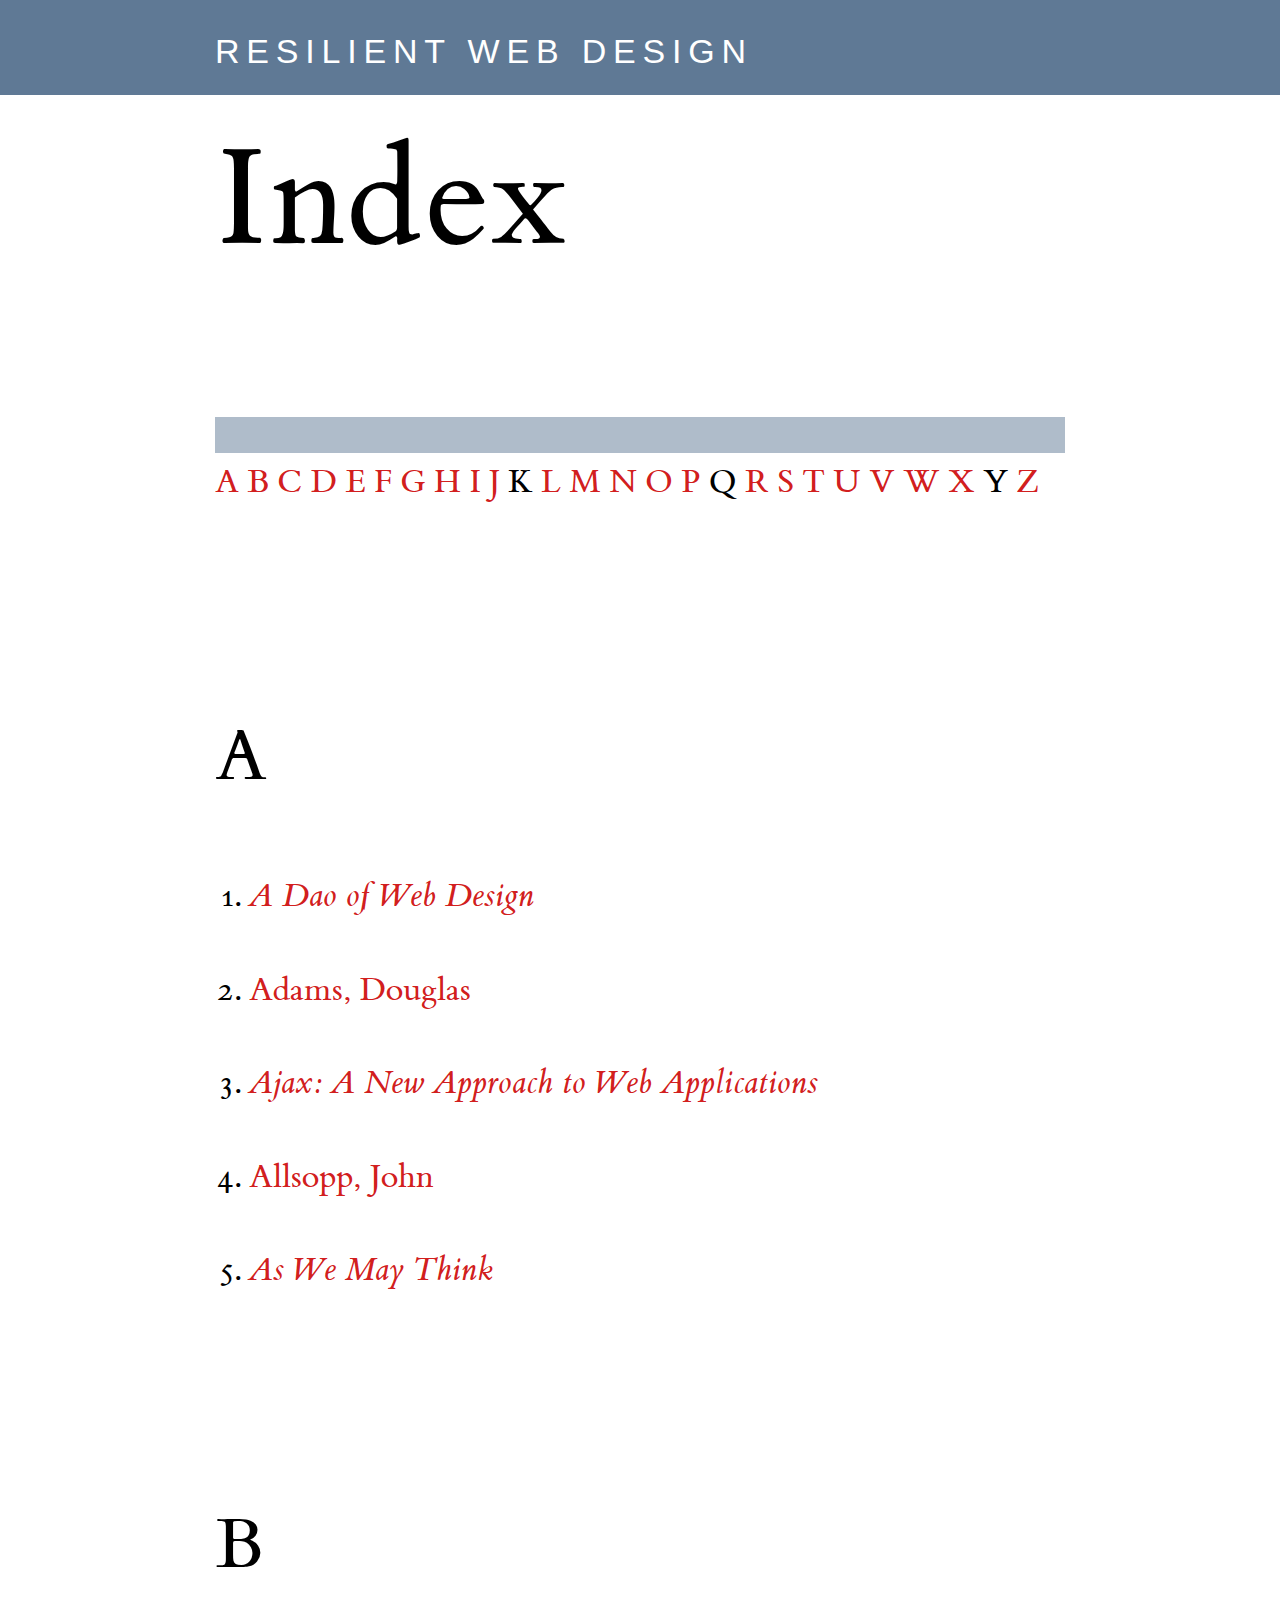
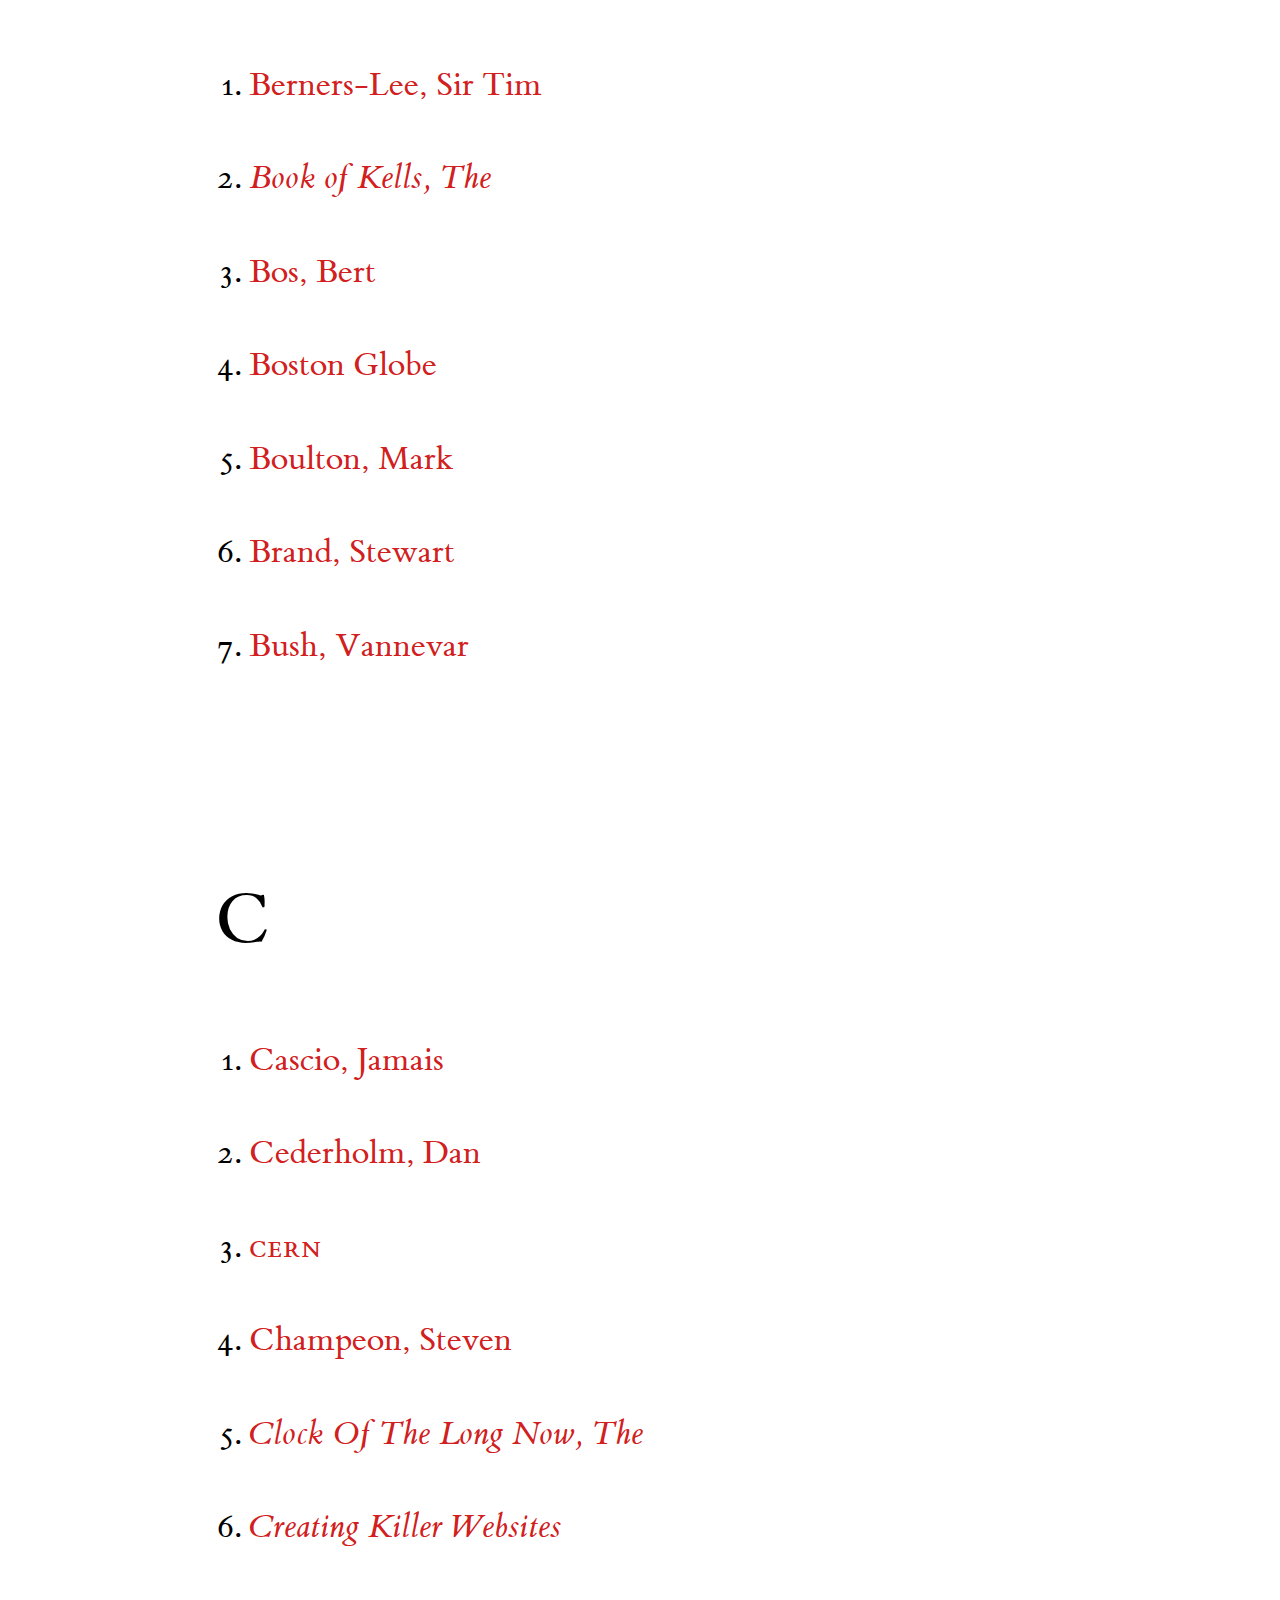
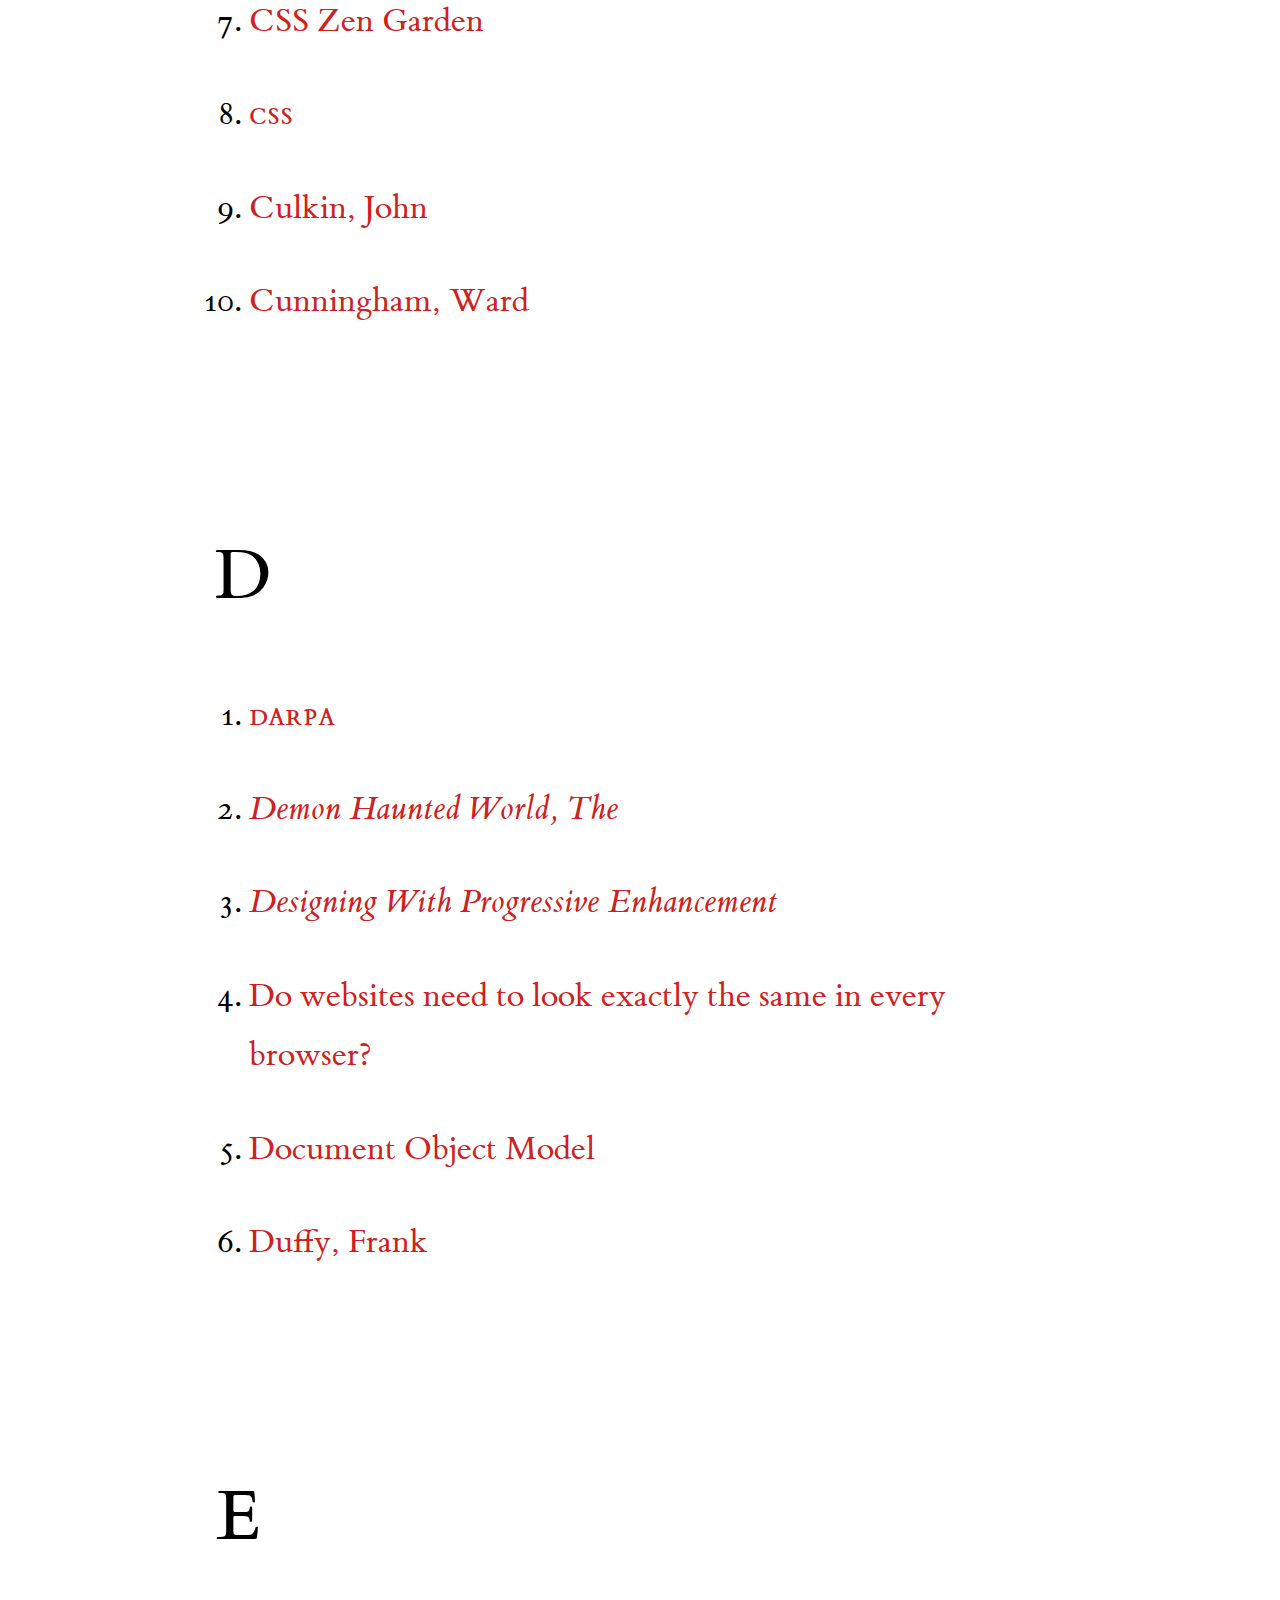
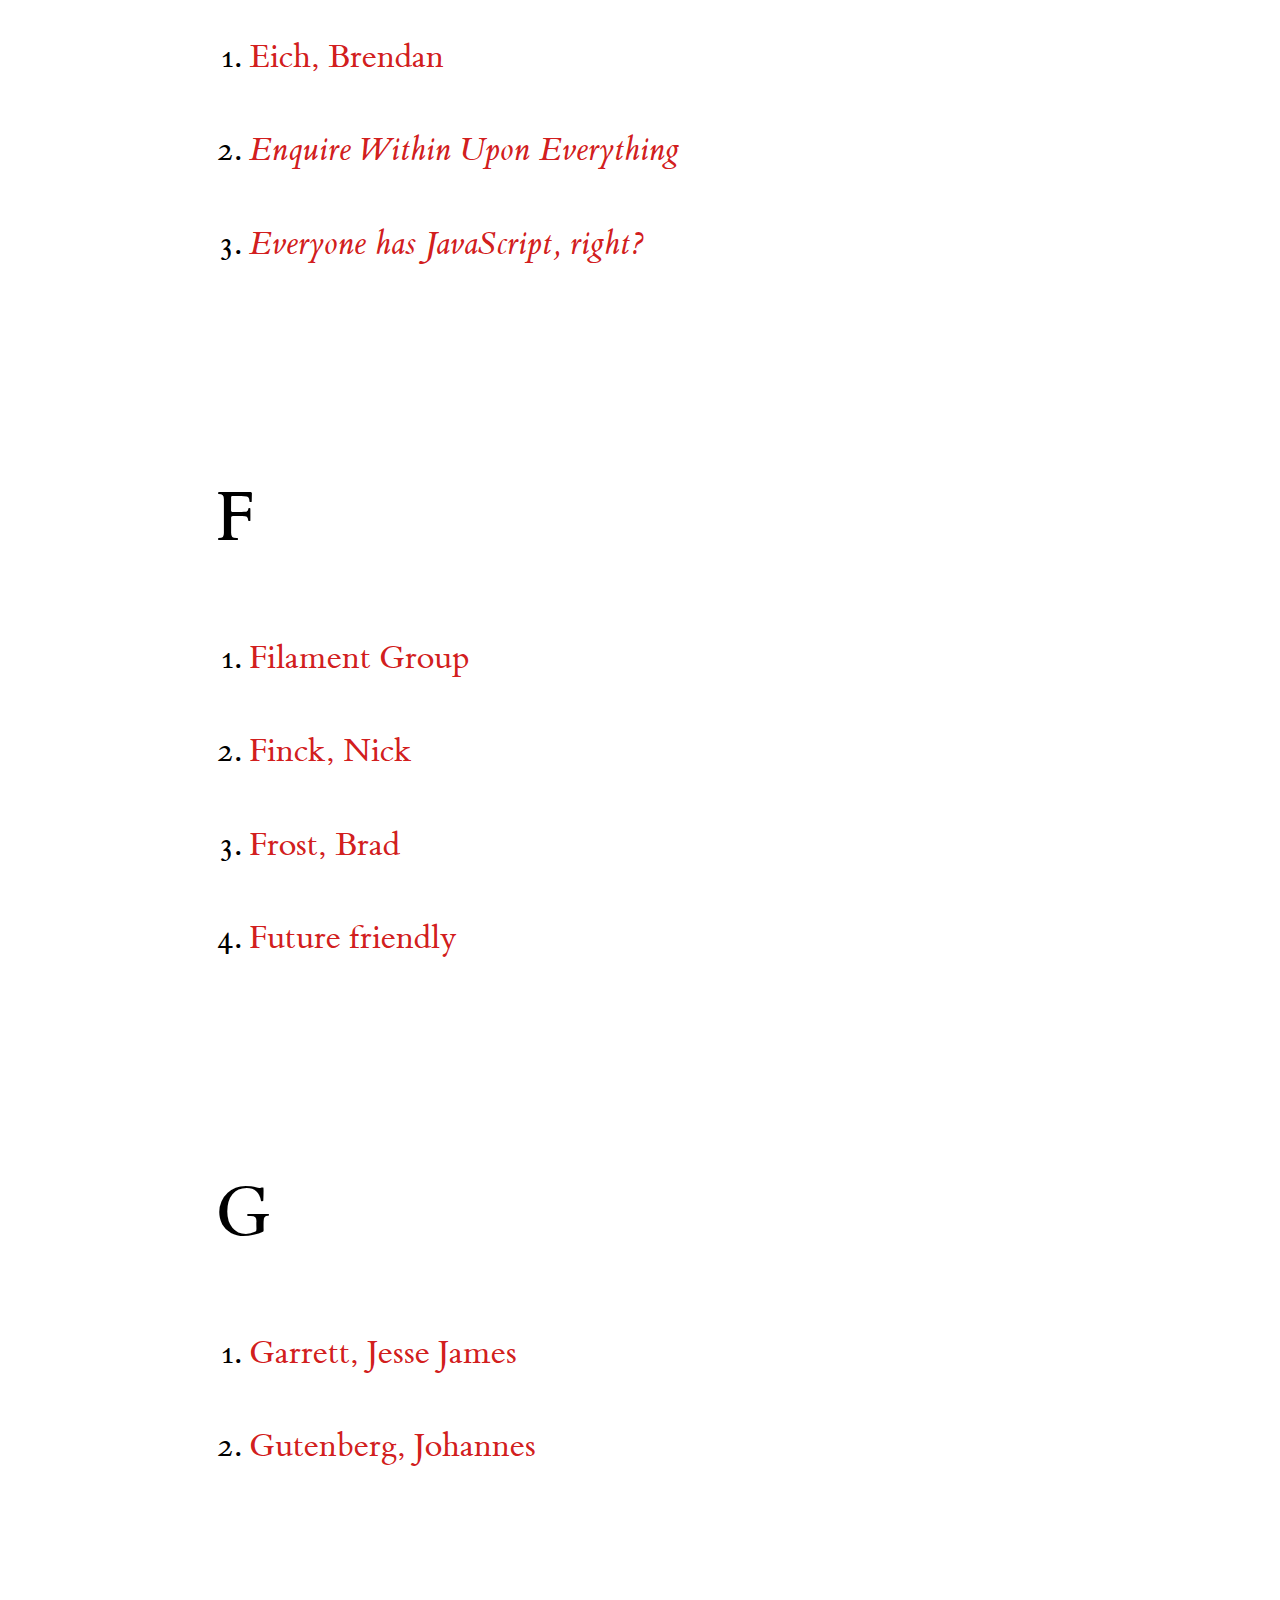
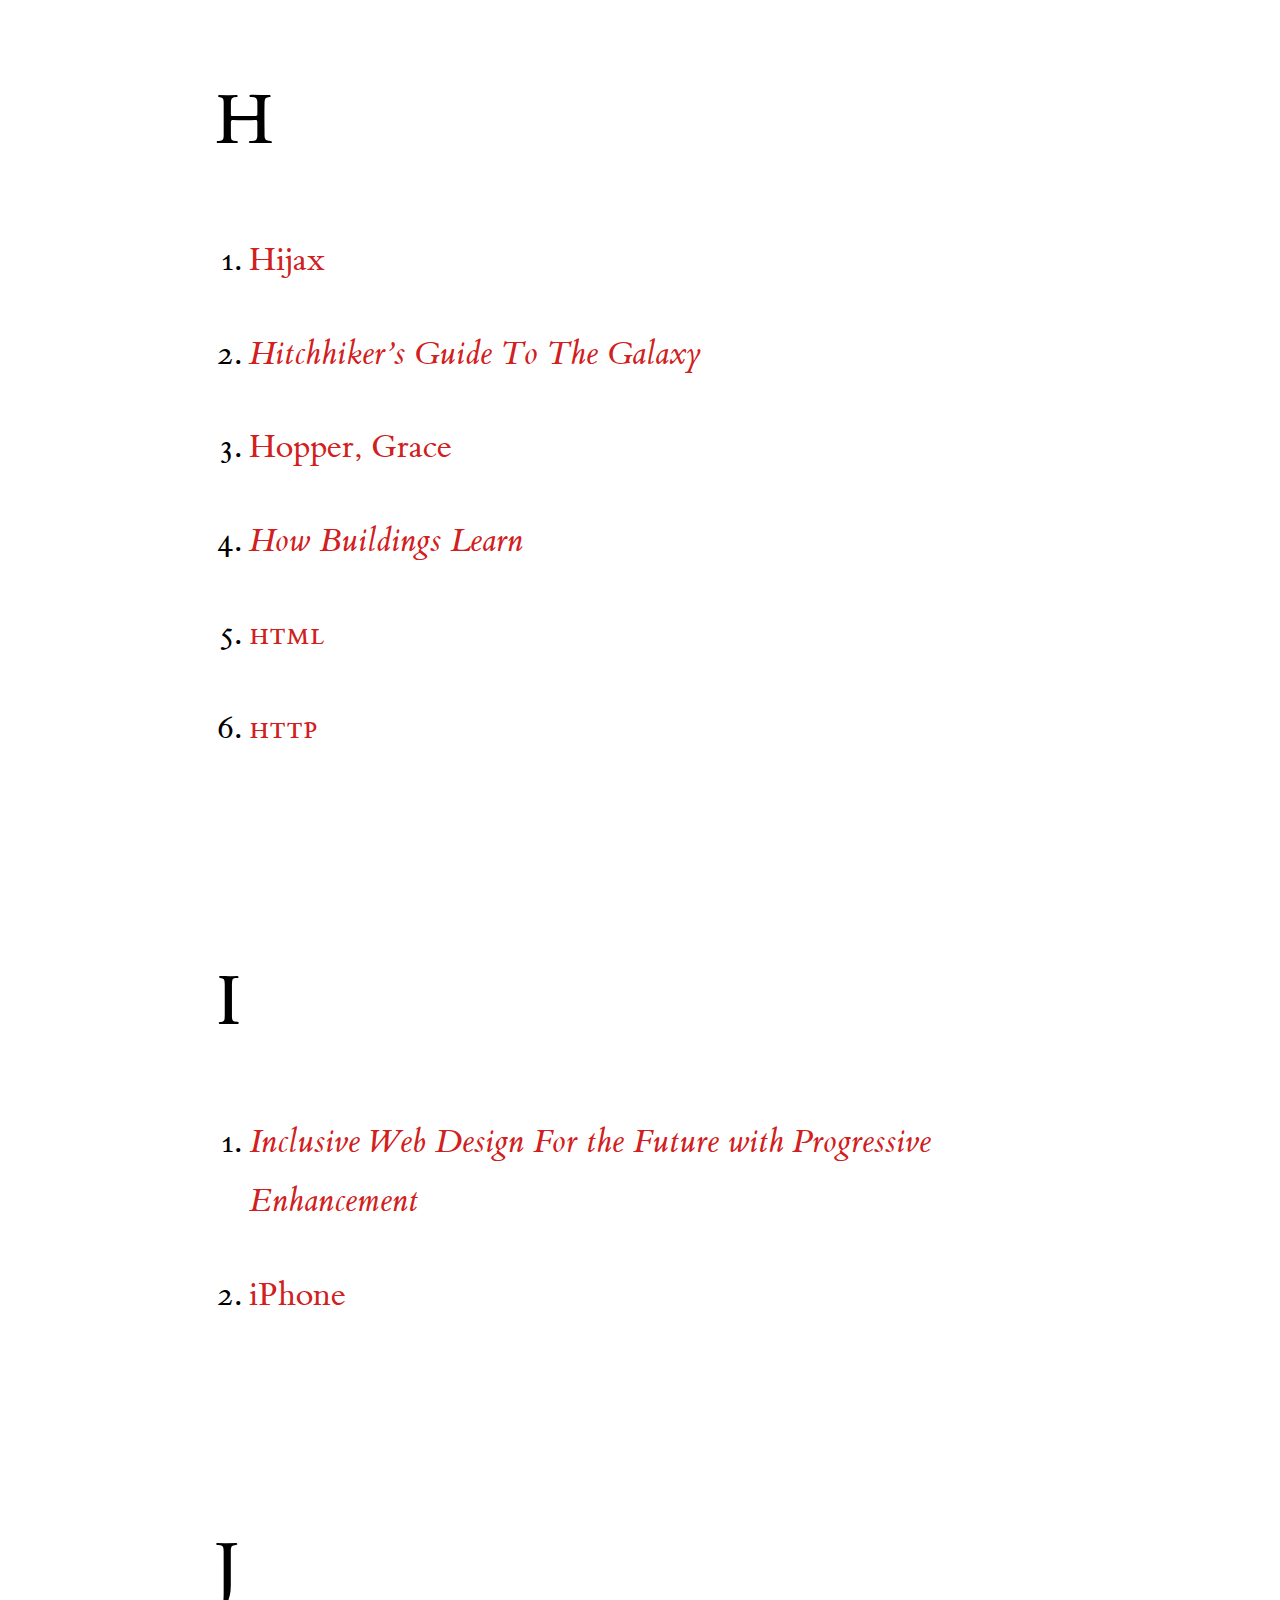
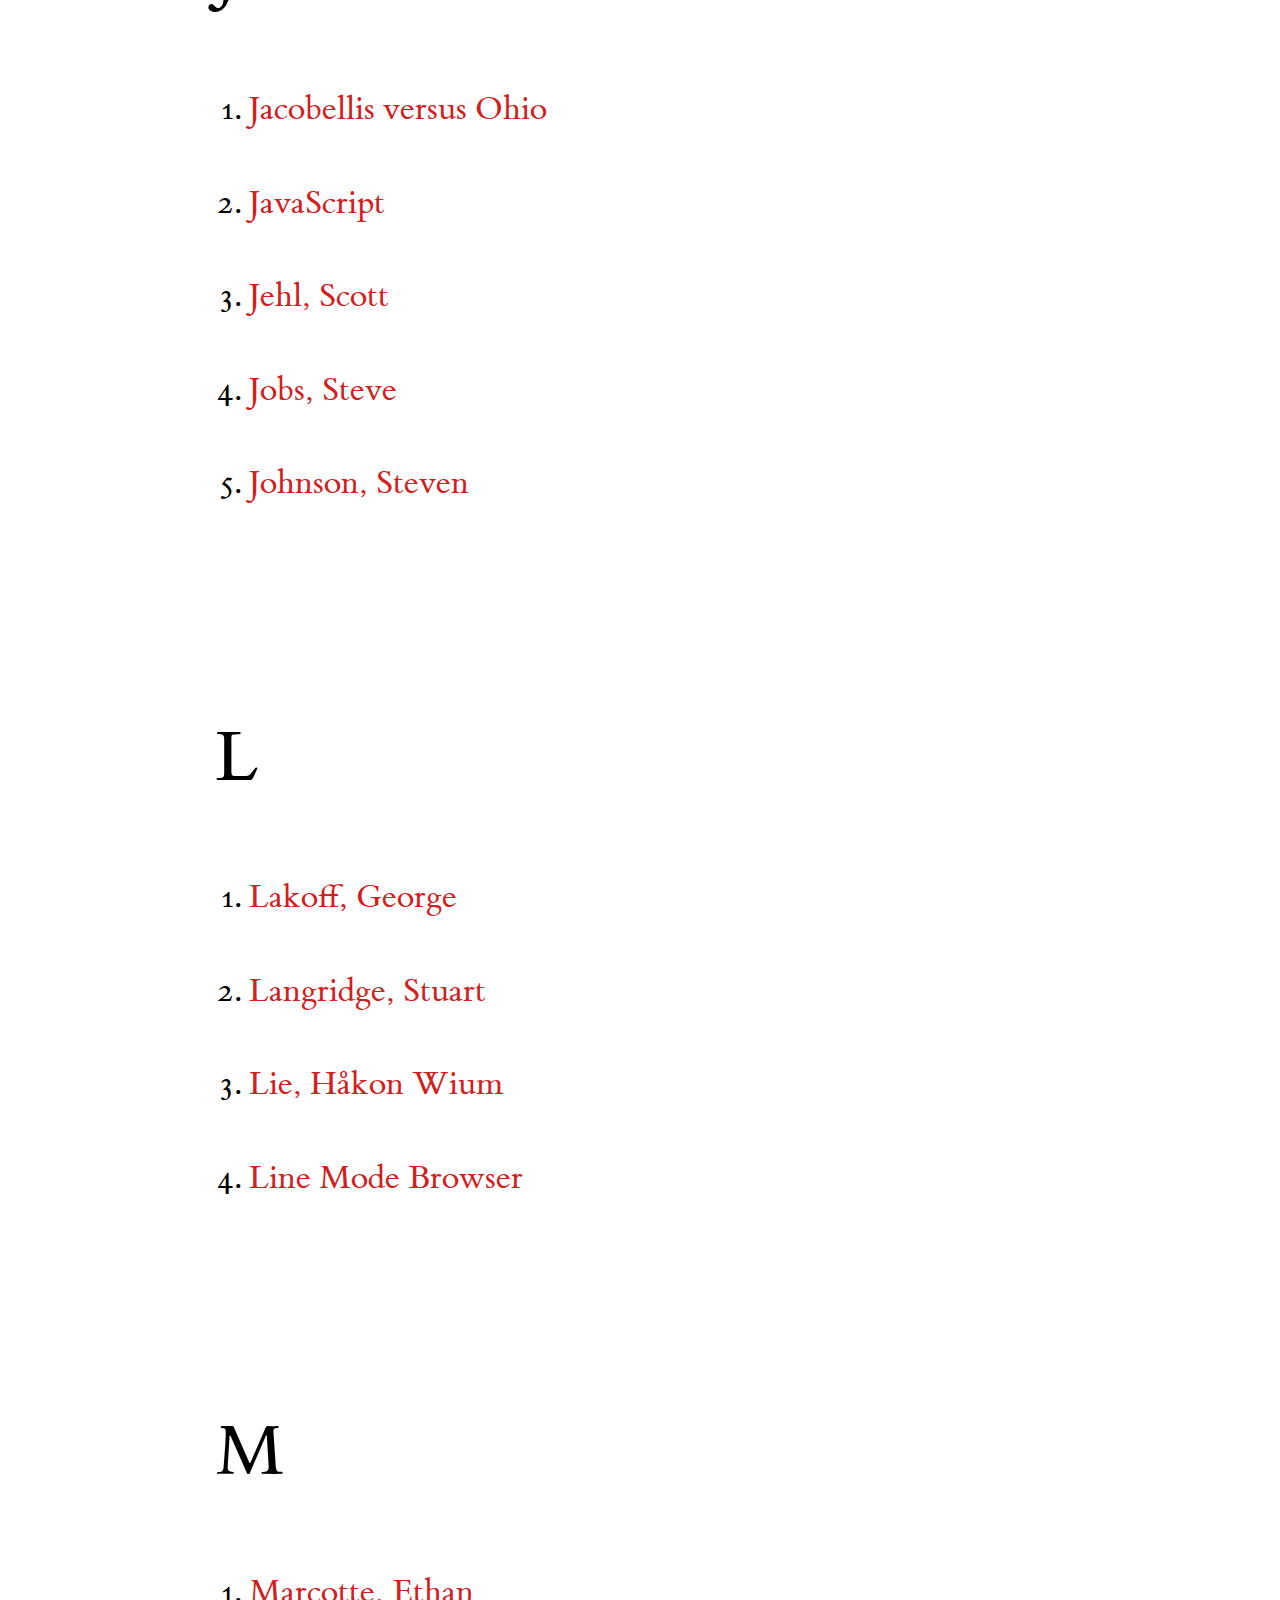
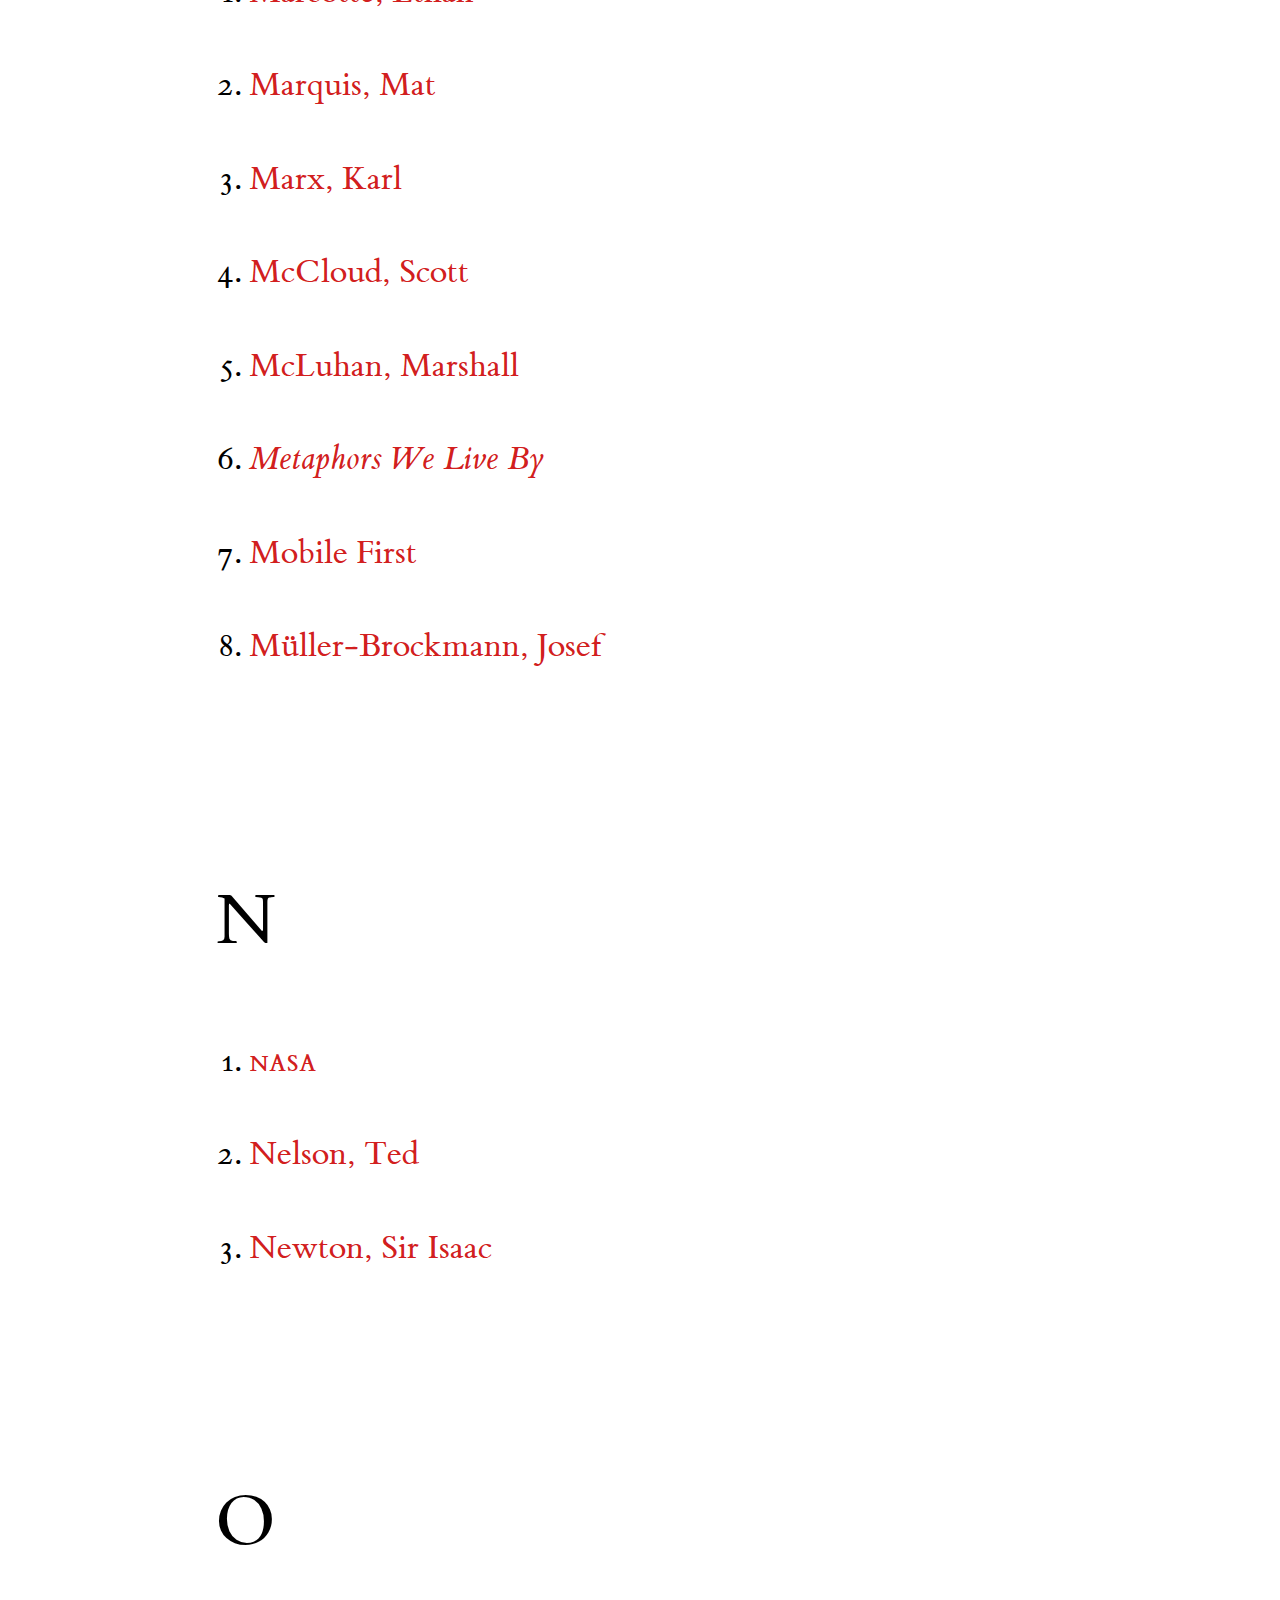
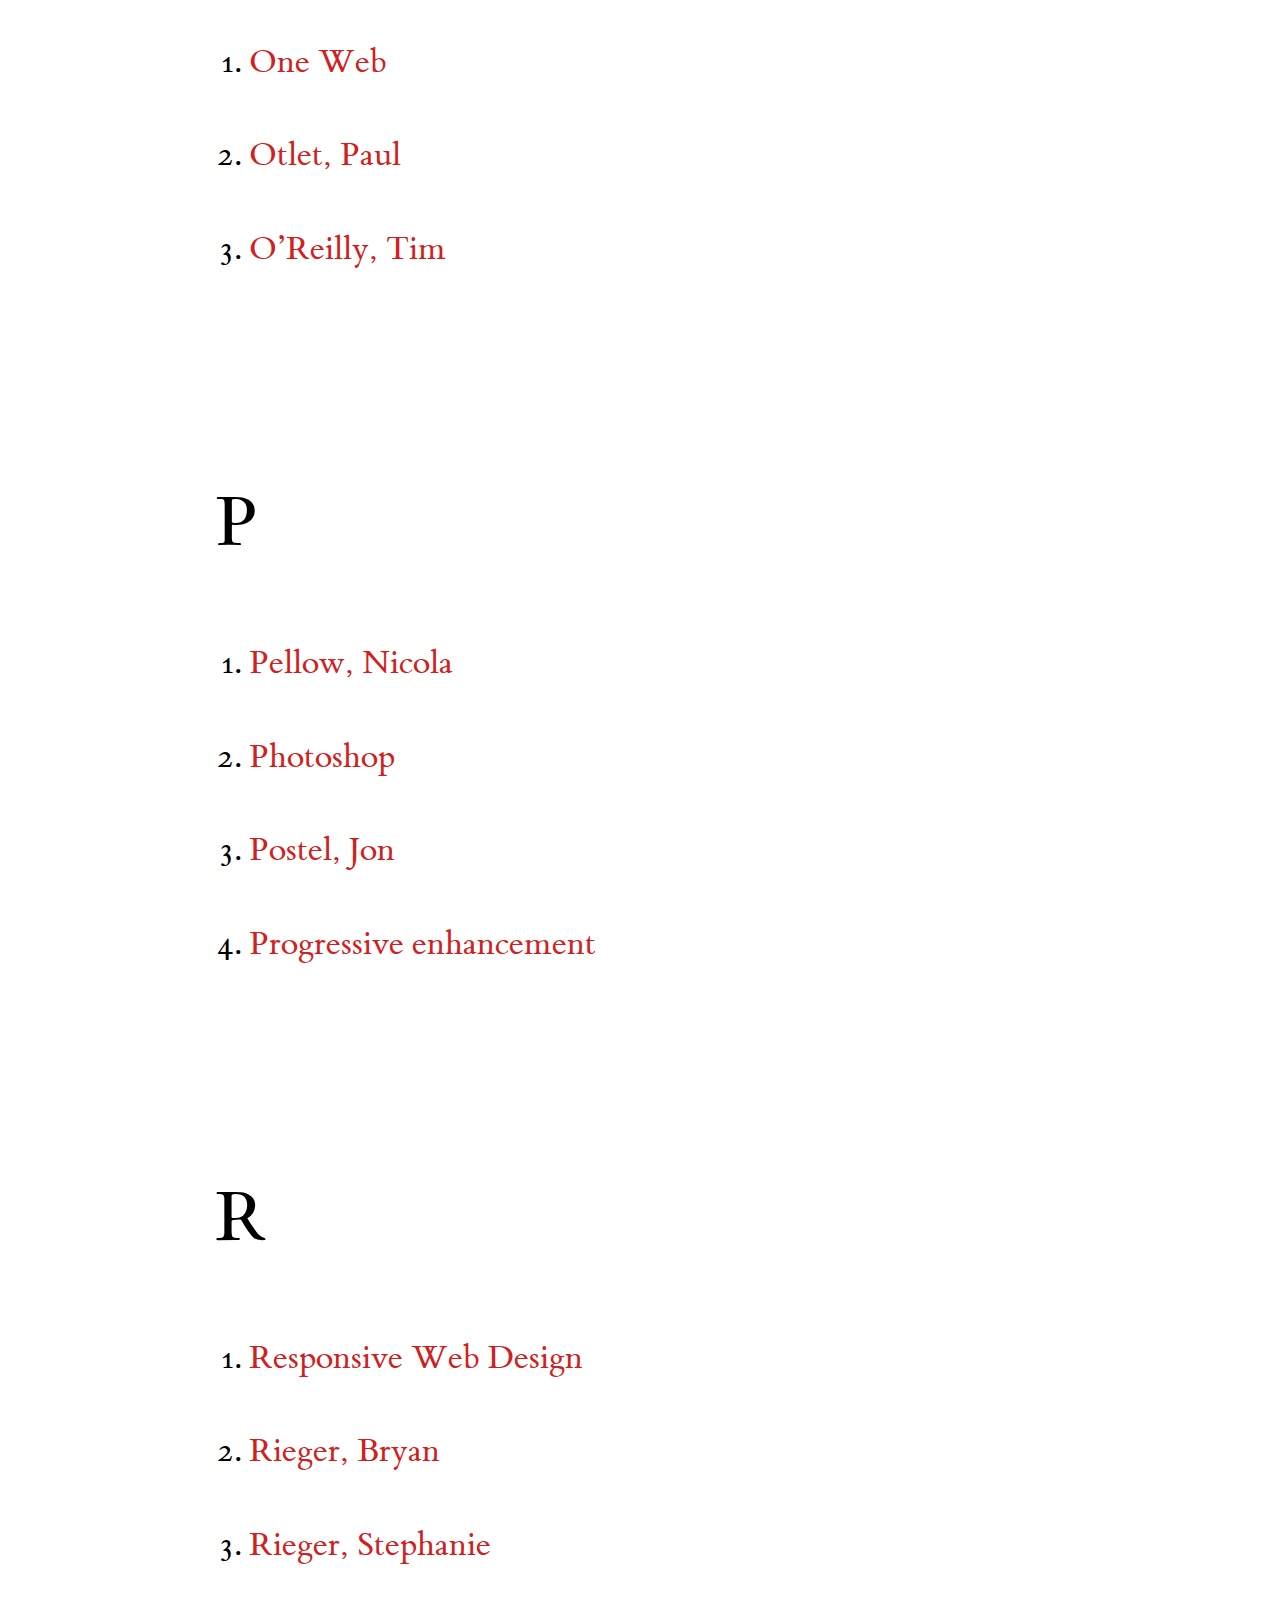
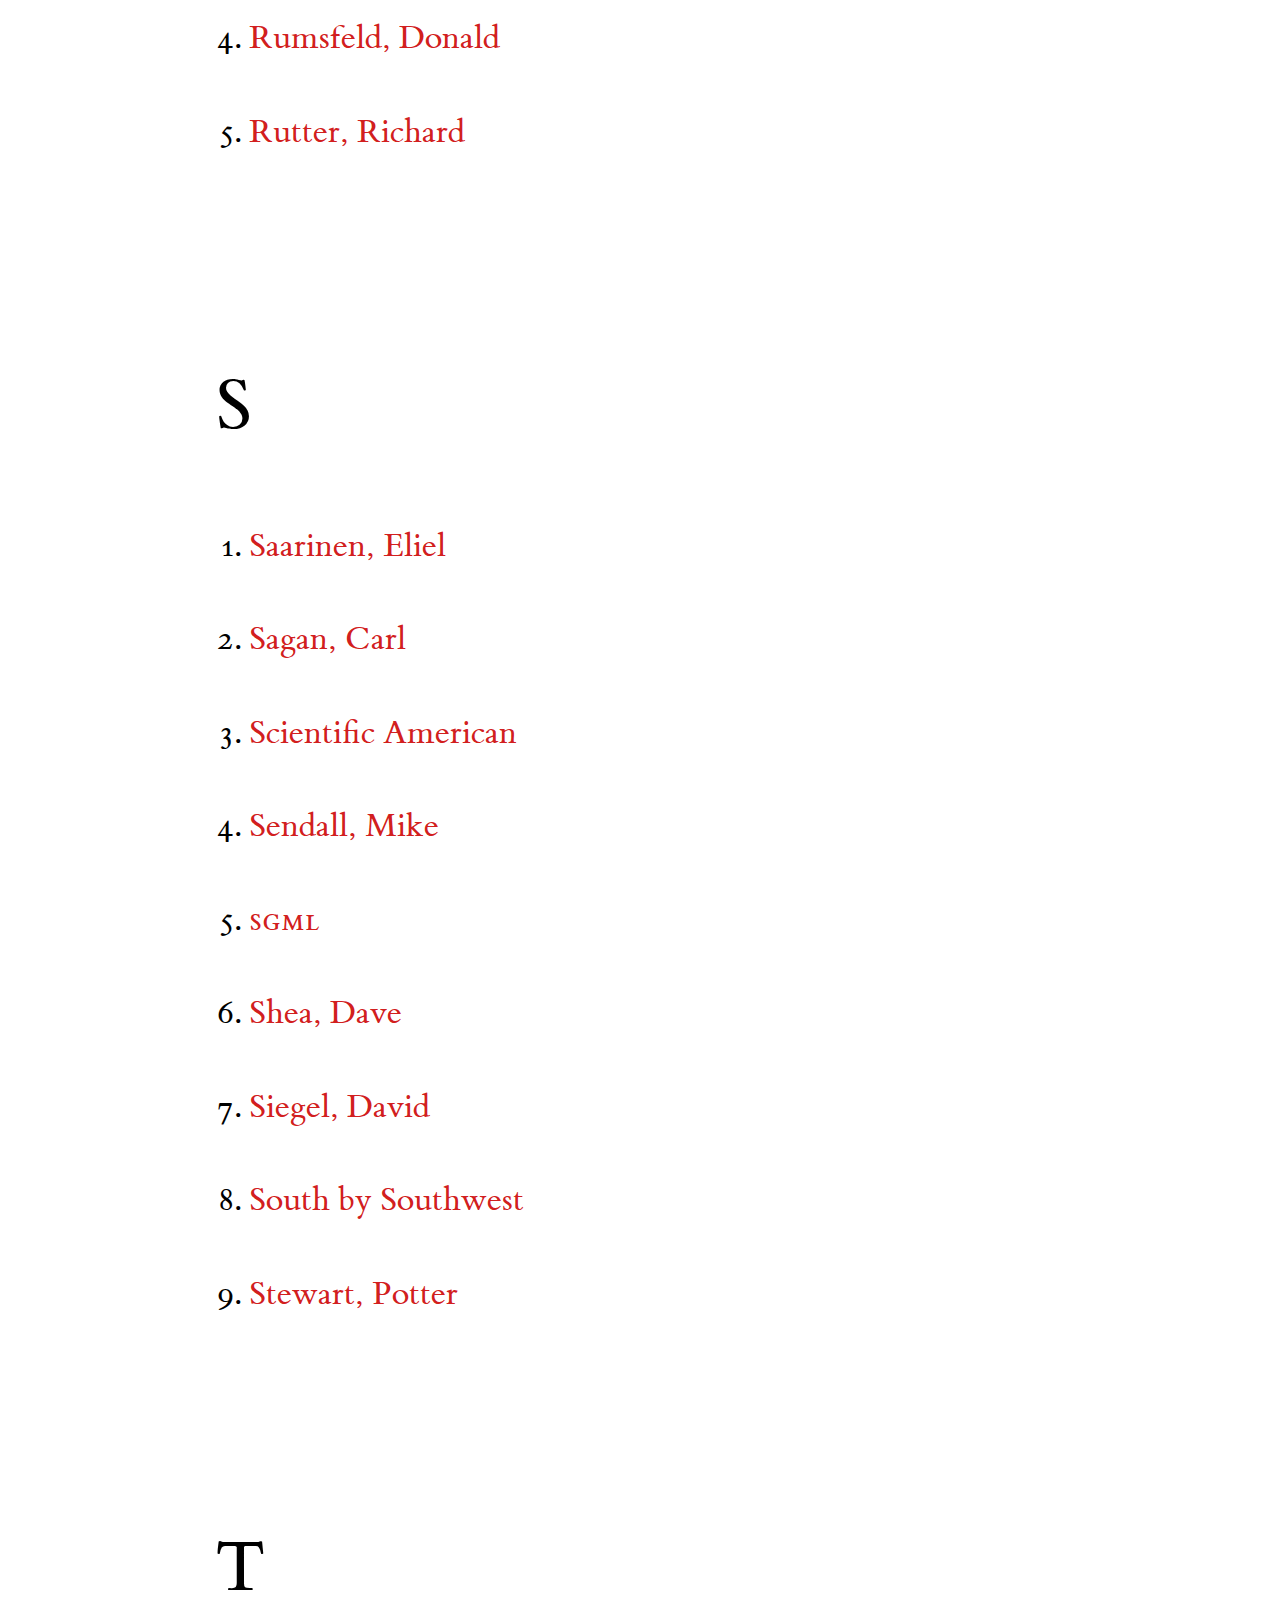
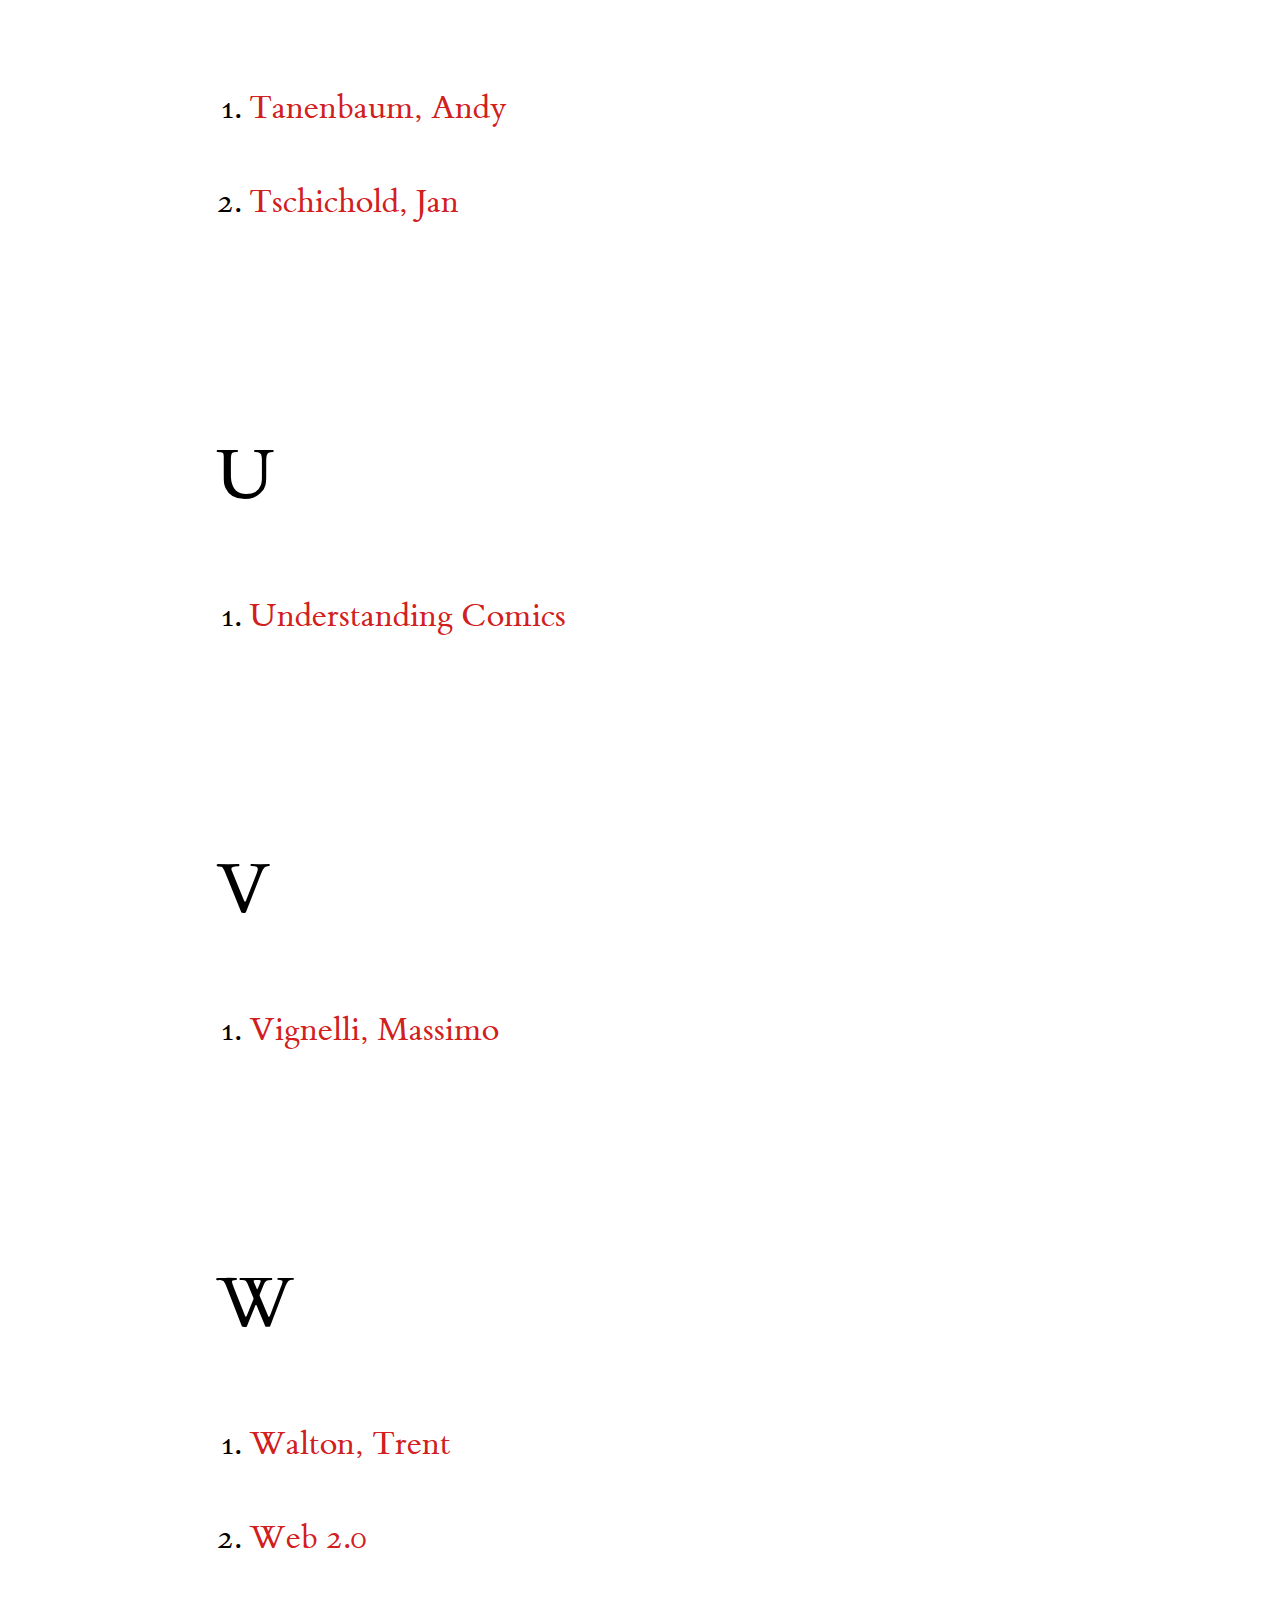
<file: index/index.html>
<!DOCTYPE html>
<html lang="en">
<head>
<meta name="viewport" content="width=device-width, initial-scale=1" />
<meta charset="utf-8" />
<meta name="theme-color" content="#5f7995" />
<meta name="author" content="Jeremy Keith" />
<meta name="description" content="Index" />
<meta name="twitter:card" content="summary_large_image" />
<meta name="twitter:site" content="@adactio" />
<meta name="twitter:creator" content="@adactio" />
<meta name="twitter:title" property="og:title" content="Resilient Web Design" />
<meta name="twitter:description" property="og:description" content="Index" />
<meta name="twitter:url" property="og:url" content="https://resilientwebdesign.com/index/" />
<meta name="twitter:image" property="og:image" content="https://resilientwebdesign.com/author/images/medium/jeremykeith.jpg" />
<title>Resilient Web Design—Index</title>
<link rel="preload" href="../fonts/etbookot-roman-webfont.woff2" crossorigin type="font/woff2" as="font" />
<link rel="preload" href="../js/scripts.js" as="script" />
<link rel="stylesheet" href="../css/styles.css" />
<link rel="contents" href="../contents/" />
<link rel="license" href="https://creativecommons.org/licenses/by-sa/4.0/" />
<link rel="manifest" href="../manifest.json" />
<link rel="icon shortcut" href="../images/icon512.png" sizes="512x512" type="image/png" />
<link rel="apple-touch-icon" href="../images/icon512.png" type="image/png" />
<link rel="icon" href="../favicon.ico" type="image/x-icon" />
</head>
<body>

<header>
<a href="../">Resilient Web Design</a>
</header>

<main>

<h1>Index</h1>

<a href="#A">A</a>
<a href="#B">B</a>
<a href="#C">C</a>
<a href="#D">D</a>
<a href="#E">E</a>
<a href="#F">F</a>
<a href="#G">G</a>
<a href="#H">H</a>
<a href="#I">I</a>
<a href="#J">J</a>
K
<a href="#L">L</a>
<a href="#M">M</a>
<a href="#N">N</a>
<a href="#O">O</a>
<a href="#P">P</a>
Q
<a href="#R">R</a>
<a href="#S">S</a>
<a href="#T">T</a>
<a href="#U">U</a>
<a href="#V">V</a>
<a href="#W">W</a>
<a href="#X">X</a>
Y
<a href="#Z">Z</a>

<div aria-labelledby="A">
<h2 id="A">A</h2>
<ol>
<li><a href="../chapter3/#A%20Dao%20of%20Web%20Design"><cite>A Dao of Web Design</cite></a></li>
<li><a href="../chapter7/#Douglas%20Adams">Adams, Douglas</a></li>
<li><a href="../chapter4/#Ajax:%20A%20New%20Approach%20to%20Web%20Applications"><cite>Ajax: A New Approach to Web Applications</cite></a></li>
<li><a href="../chapter3/#John%20Allsopp">Allsopp, John</a></li>
<li><a href="../chapter1/#As%20We%20May%20Think"><cite>As We May Think</cite></a></li>
</ol>
</div>

<div aria-labelledby="B">
<h2 id="B">B</h2>
<ol>
<li><a href="../chapter1/#Tim%20Berners‐Lee">Berners-Lee, Sir Tim</a></li>
<li><a href="../chapter3/#Book%20of%20Kells"><cite>Book of Kells, The</cite></a></li>
<li><a href="../chapter2/#Bert%20Bos">Bos, Bert</a></li>
<li><a href="../chapter5/#Boston%20Globe">Boston Globe</a></li>
<li><a href="../chapter3/#Mark%20Boulton">Boulton, Mark</a></li>
<li><a href="../chapter5/#Stewart%20Brand">Brand, Stewart</a></li>
<li><a href="../chapter1/#Vannevar%20Bush">Bush, Vannevar</a></li>
</ol>
</div>

<div aria-labelledby="C">
<h2 id="C">C</h2>
<ol>
<li><a href="../chapter3/#Jamais%20Cascio">Cascio, Jamais</a></li>
<li><a href="../chapter5/#Dan%20Cederholm">Cederholm, Dan</a></li>
<li><a href="../chapter1/#CERN"><abbr>CERN</abbr></a></li>
<li><a href="../chapter5/#Steven%20Champeon">Champeon, Steven</a></li>
<li><a href="../chapter5/#The%20Clock%20Of%20The%20Long%20Now"><cite>Clock Of The Long Now, The</cite></a></li>
<li><a href="../chapter2/#Creating%20Killer%20Websites"><cite>Creating Killer Websites</cite></a></li>
<li><a href="../chapter2/#CSS%20Zen%20Garden">CSS Zen Garden</a></li>
<li><a href="../chapter2/#CSS"><abbr>CSS</abbr></a></li>
<li><a href="../chapter3/#John%20Culkin">Culkin, John</a></li>
<li><a href="../chapter6/#Ward%20Cunningham">Cunningham, Ward</a></li>
</ol>
</div>

<div aria-labelledby="D">
<h2 id="D">D</h2>
<ol>
<li><a href="../chapter1/#DARPA"><abbr>DARPA</abbr></a></li>
<li><a href="../chapter7/#Demon‐Haunted%20World"><cite>Demon Haunted World, The</cite></a></li>
<li><a href="../chapter6/#Designing%20With%20Progressive%20Enhancement"><cite>Designing With Progressive Enhancement</cite></a></li>
<li><a href="../chapter5/#dowebsitesneedtolookexactlythesameineverybrowser">Do websites need to look exactly the same in every browser?</a></li>
<li><a href="../chapter5/#Document%20Object%20Model">Document Object Model</a></li>
<li><a href="../chapter5/#Frank%20Duffy">Duffy, Frank</a></li>
</ol>
</div>

<div aria-labelledby="E">
<h2 id="E">E</h2>
<ol>
<li><a href="../chapter4/#Brendan%20Eich">Eich, Brendan</a></li>
<li><a href="../chapter1/#Enquire%20Within%20Upon%20Everything"><cite>Enquire Within Upon Everything</cite></a></li>
<li><a href="../chapter4/#Everyone%20has%20JavaScript,%20right?"><cite>Everyone has JavaScript, right?</cite></a></li>
</ol>
</div>

<div aria-labelledby="F">
<h2 id="F">F</h2>
<ol>
<li><a href="../chapter5/#Filament%20Group">Filament Group</a></li>
<li><a href="../chapter5/#Nick%20Finck">Finck, Nick</a></li>
<li><a href="../chapter5/#Brad%20Frost">Frost, Brad</a></li>
<li><a href="../chapter7/#futurefriendly">Future friendly</a></li>
</ol>
</div>

<div aria-labelledby="G">
<h2 id="G">G</h2>
<ol>
<li><a href="../chapter4/#Jesse%20James%20Garrett">Garrett, Jesse James</a></li>
<li><a href="../chapter3/#Gutenberg">Gutenberg, Johannes</a></li>
</ol>
</div>

<div aria-labelledby="H">
<h2 id="H">H</h2>
<ol>
<li><a href="../chapter6/#Hijax">Hijax</a></li>
<li><a href="../chapter7/#Hitchhiker’s%20Guide%20To%20The%20Galaxy"><cite>Hitchhiker’s Guide To The Galaxy</cite></a></li>
<li><a href="../chapter7/#Grace%20Hopper">Hopper, Grace</a></li>
<li><a href="../chapter5/#How%20Buildings%20Learn"><cite>How Buildings Learn</cite></a></li>
<li><a href="../chapter1/#HTML"><abbr>HTML</abbr></a></li>
<li><a href="../chapter1/#HTTP"><abbr>HTTP</abbr></a></li>
</ol>
</div>

<div aria-labelledby="I">
<h2 id="I">I</h2>
<ol>
<li><a href="../chapter5/#Inclusive%20Web%20Design%20For%20the%20Future%20with%20Progressive%20Enhancement"><cite>Inclusive Web Design For the Future with Progressive Enhancement</cite></a></li>
<li><a href="../chapter3/#iPhone">iPhone</a></li>
</ol>
</div>

<div aria-labelledby="J">
<h2 id="J">J</h2>
<ol>
<li><a href="../chapter4/#Jacobellis%20versus%20Ohio">Jacobellis versus Ohio</a></li>
<li><a href="../chapter4/#JavaScript">JavaScript</a></li>
<li><a href="../chapter5/#Scott%20Jehl">Jehl, Scott</a></li>
<li><a href="../chapter3/#Steve%20Jobs">Jobs, Steve</a></li>
<li><a href="../chapter3/#Steven%20Johnson">Johnson, Steven</a></li>
</ol>
</div>

<div aria-labelledby="L">
<h2 id="L">L</h2>
<ol>
<li><a href="../chapter4/#George%20Lakoff">Lakoff, George</a></li>
<li><a href="../chapter4/#Stuart%20Langridge">Langridge, Stuart</a></li>
<li><a href="../chapter2/#Håkon%20Wium%20Lie">Lie, Håkon Wium</a></li>
<li><a href="../chapter1/#Line%20Mode%20Browser">Line Mode Browser</a></li>
</ol>
</div>

<div aria-labelledby="M">
<h2 id="M">M</h2>
<ol>
<li><a href="../chapter3/#Ethan%20Marcotte">Marcotte, Ethan</a></li>
<li><a href="../chapter5/#Mat%20Marquis">Marquis, Mat</a></li>
<li><a href="../chapter5/#Karl%20Marx">Marx, Karl</a></li>
<li><a href="../chapter3/#Scott%20McCloud">McCloud, Scott</a></li>
<li><a href="../chapter3/#Marshall%20McLuhan">McLuhan, Marshall</a></li>
<li><a href="../chapter4/#Metaphors%20We%20Live%20By"><cite>Metaphors We Live By</cite></a></li>
<li><a href="../chapter3/#Mobile%20First">Mobile First</a></li>
<li><a href="../chapter3/#Josef%20Müller‐Brockmann">Müller‐Brockmann, Josef</a></li>
</ol>
</div>

<div aria-labelledby="N">
<h2 id="N">N</h2>
<ol>
<li><a href="../chapter4/#NASA"><abbr>NASA</abbr></a></li>
<li><a href="../chapter1/#Ted%20Nelson">Nelson, Ted</a></li>
<li><a href="../chapter1/#Isaac%20Newton">Newton, Sir Isaac</a></li>
</ol>
</div>

<div aria-labelledby="O">
<h2 id="O">O</h2>
<ol>
<li><a href="../chapter3/#One%20Web">One Web</a></li>
<li><a href="../chapter1/#Paul%20Otlet">Otlet, Paul</a></li>
<li><a href="../chapter4/#Tim%20O’Reilly">O’Reilly, Tim</a></li>
</ol>
</div>

<div aria-labelledby="P">
<h2 id="P">P</h2>
<ol>
<li><a href="../chapter1/#Nicola%20Pellow">Pellow, Nicola</a></li>
<li><a href="../chapter3/#Photoshop">Photoshop</a></li>
<li><a href="../chapter4/#Jon%20Postel">Postel, Jon</a></li>
<li><a href="../chapter5/#progressiveenhancement">Progressive enhancement</a></li>
</ol>
</div>

<div aria-labelledby="R">
<h2 id="R">R</h2>
<ol>
<li><a href="../chapter3/#Responsive%20Web%20Design">Responsive Web Design</a></li>
<li><a href="../chapter3/#Stephanie%20and%20Bryan%20Rieger">Rieger, Bryan</a></li>
<li><a href="../chapter3/#Stephanie%20and%20Bryan%20Rieger">Rieger, Stephanie</a></li>
<li><a href="../chapter3/#Donald%20Rumsfeld">Rumsfeld, Donald</a></li>
<li><a href="../chapter3/#Richard%20Rutter">Rutter, Richard</a></li>
</ol>
</div>

<div aria-labelledby="S">
<h2 id="S">S</h2>
<ol>
<li><a href="../chapter6/#Eliel%20Saarinen">Saarinen, Eliel</a></li>
<li><a href="../chapter7/#Carl%20Sagan">Sagan, Carl</a></li>
<li><a href="../chapter3/#Scientific%20American">Scientific American</a></li>
<li><a href="../chapter1/#Mike%20Sendall">Sendall, Mike</a></li>
<li><a href="../chapter1/#SGML"><abbr>SGML</abbr></a></li>
<li><a href="../chapter2/#Dave%20Shea">Shea, Dave</a></li>
<li><a href="../chapter2/#David%20Siegel">Siegel, David</a></li>
<li><a href="../chapter5/#South%20by%20Southwest">South by Southwest</a></li>
<li><a href="../chapter4/#Potter%20Stewart">Stewart, Potter</a></li>
</ol>
</div>

<div aria-labelledby="T">
<h2 id="T">T</h2>
<ol>
<li><a href="../chapter6/#Andy%20Tanenbaum">Tanenbaum, Andy</a></li>
<li><a href="../chapter3/#Jan%20Tschichold">Tschichold, Jan</a></li>
</ol>
</div>

<div aria-labelledby="U">
<h2 id="U">U</h2>
<ol>
<li><a href="../chapter3/#Understanding%20Comics">Understanding Comics</a></li>
</ol>
</div>

<div aria-labelledby="V">
<h2 id="V">V</h2>
<ol>
<li><a href="../chapter3/#Massimo%20Vignelli">Vignelli, Massimo</a></li>
</ol>
</div>

<div aria-labelledby="W">
<h2 id="W">W</h2>
<ol>
<li><a href="../chapter3/#Trent%20Walton">Walton, Trent</a></li>
<li><a href="../chapter4/#Web%202.0">Web 2.0</a></li>
<li><a href="../chapter2/#Web%20Standards%20Project">Web Standards Project</a></li>
<li><a href="../chapter3/#Where%20Good%20Ideas%20Come%20From"><cite>Where Good Ideas Come From</cite></a></li>
<li><a href="../chapter1/#World%20Wide%20Web">World Wide Web</a></li>
<li><a href="../chapter3/#Luke%20Wroblewski">Wroblewski, Luke</a></li>
<li><a href="../chapter3/#WYSIWYG"><abbr>WYSIWYG</abbr></a></li>
</ol>
</div>

<div aria-labelledby="X">
<h2 id="X">X</h2>
<ol>
<li><a href="../chapter4/#XHTML"><abbr>XHTML</abbr></a></li>
<li><a href="../chapter4/#XML"><abbr>XML</abbr></a></li>
</ol>
</div>

<div>
<h2 id="Z">Z</h2>
<ol>
<li><a href="../chapter4/#Ethan%20Zuckerman">Zuckerman, Ethan</a></li>
</ol>
</div>

</main>


<footer>
<p><cite>Resilient Web Design</cite> was written and produced by <a href="https://adactio.com" class="v-card">Jeremy Keith</a>, and typeset in <a href="https://edwardtufte.github.io/et-book/"><abbr>ET</abbr> Book</a>.</p>
<p><small>Licensed under a <a rel="license" href="https://creativecommons.org/licenses/by-sa/4.0/">Creative Commons Attribution‐ShareAlike 4.0 International License</a>.</small></p>
</footer>

<script src="../js/scripts.js" defer></script>
</body>
</html>
</file>
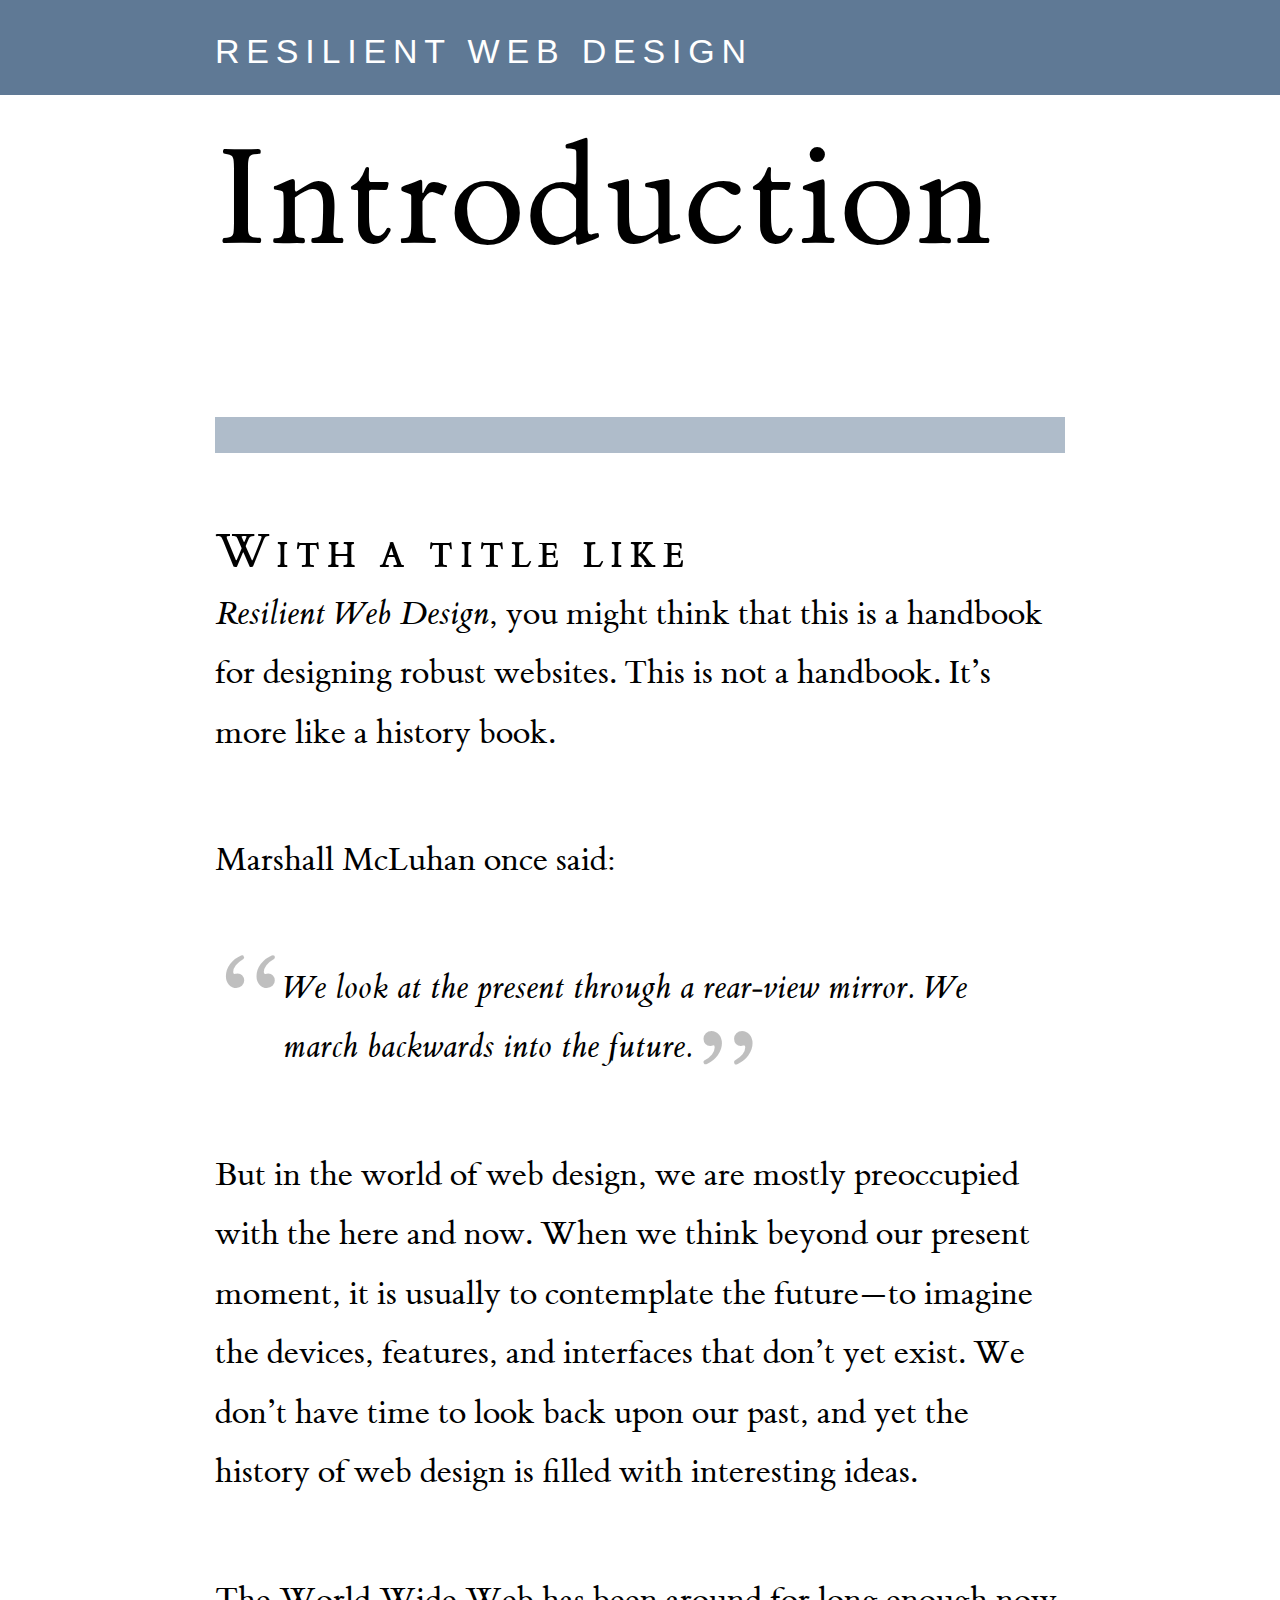
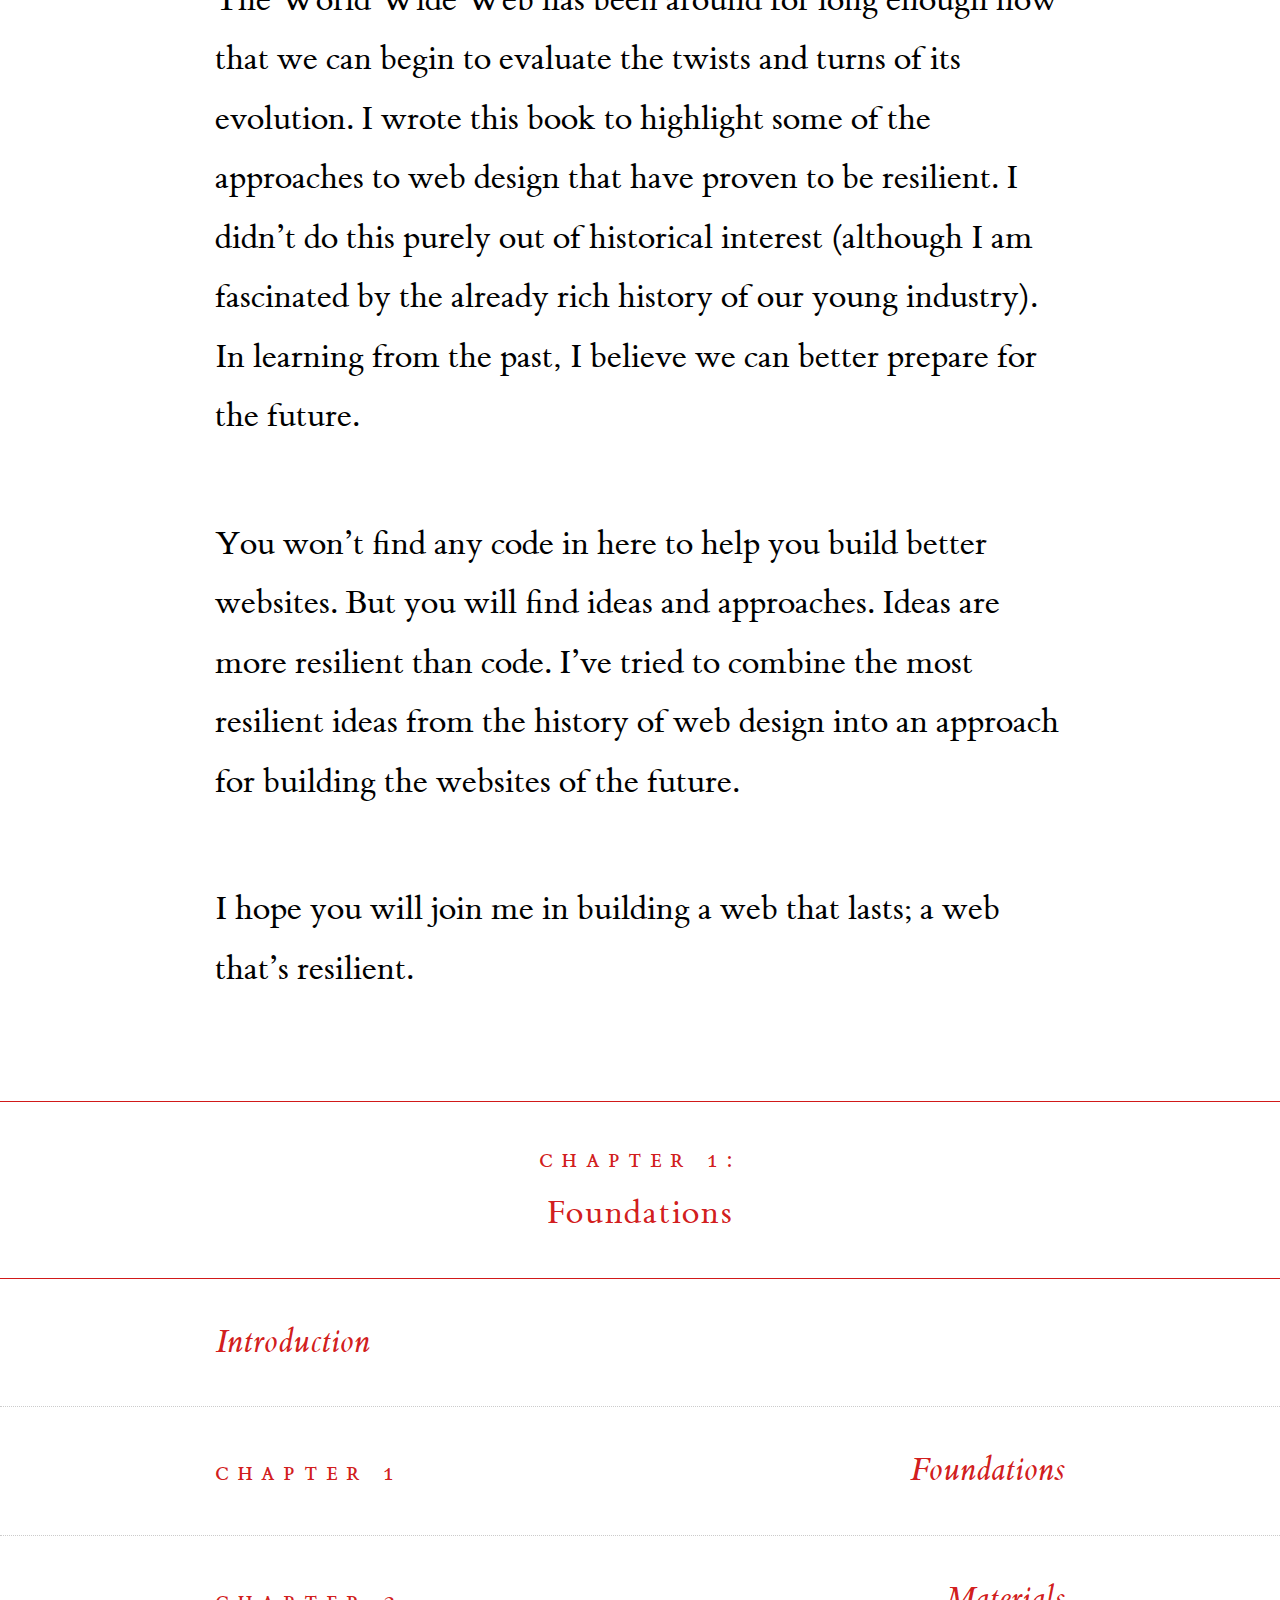
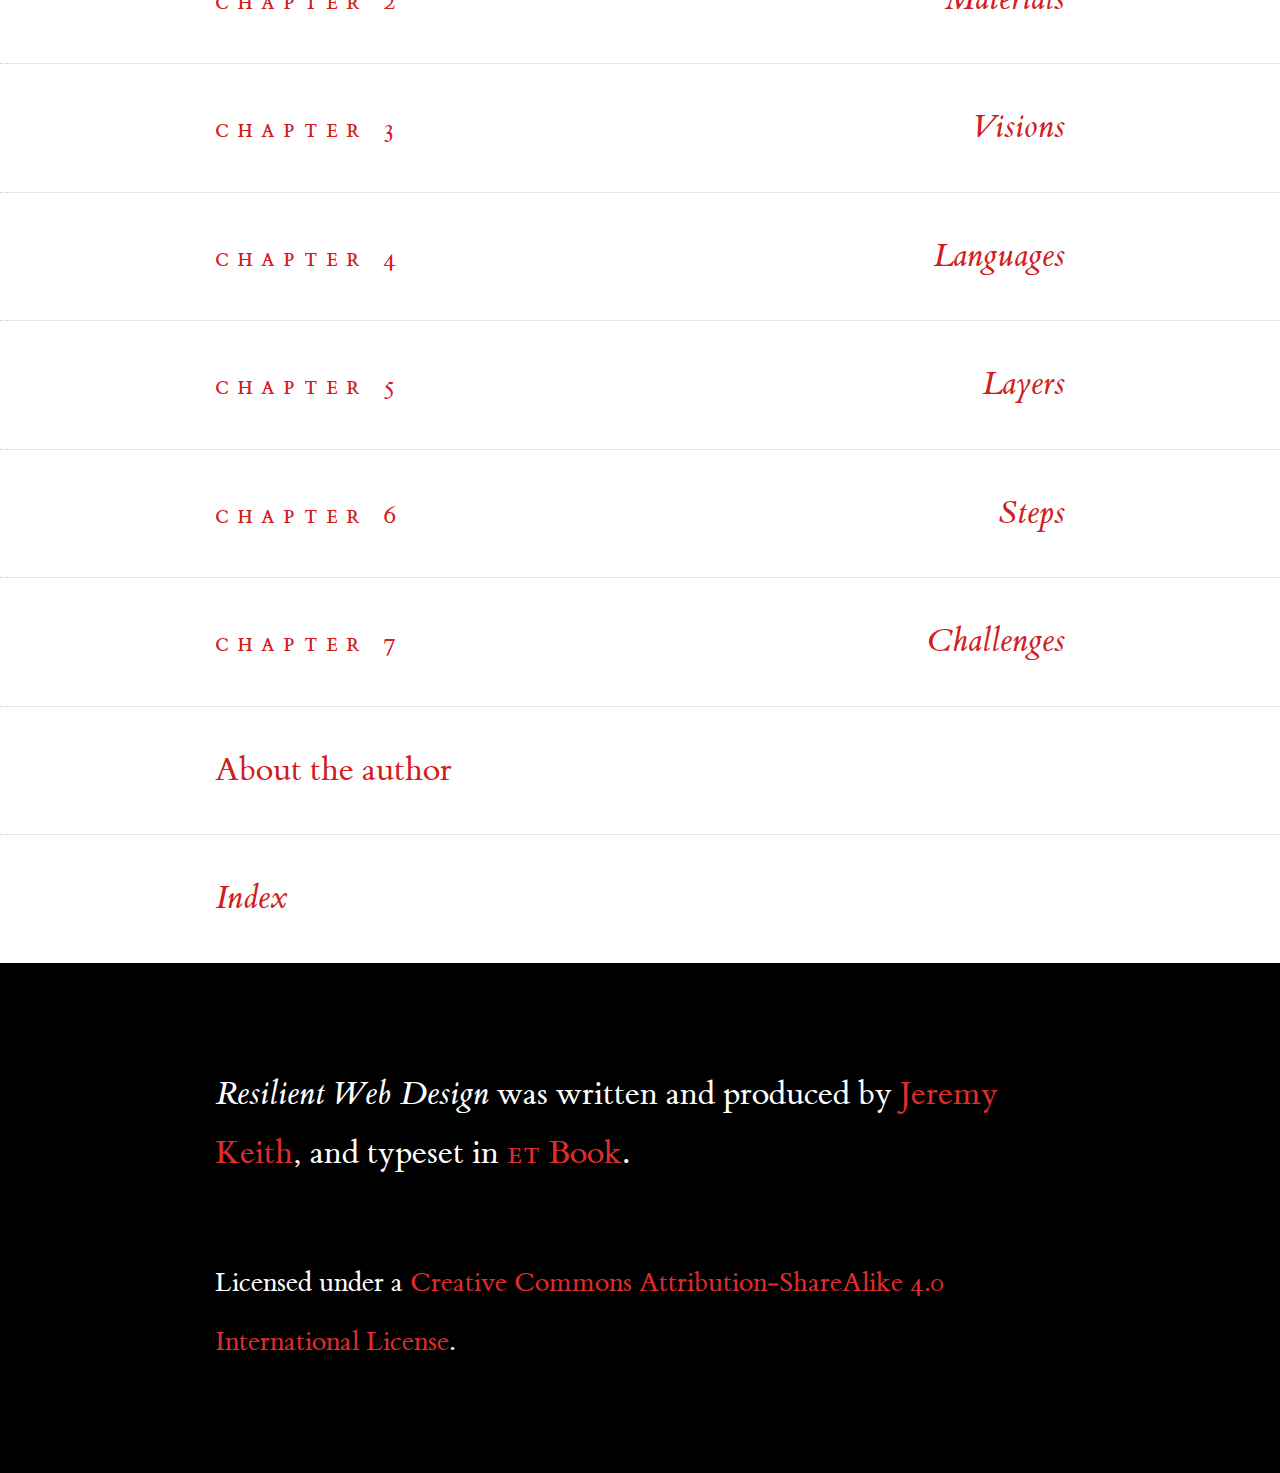
<file: introduction/index.html>
<!DOCTYPE html>
<html lang="en">
<head>
<meta name="viewport" content="width=device-width, initial-scale=1" />
<meta charset="utf-8" />
<meta name="theme-color" content="#5f7995" />
<meta name="author" content="Jeremy Keith" />
<meta name="description" content="Table of contents" />
<meta name="twitter:card" content="summary_large_image" />
<meta name="twitter:site" content="@adactio" />
<meta name="twitter:creator" content="@adactio" />
<meta name="twitter:title" property="og:title" content="Resilient Web Design" />
<meta name="twitter:description" property="og:description" content="Introduction" />
<meta name="twitter:url" property="og:url" content="https://resilientwebdesign.com/contents/" />
<meta name="twitter:image" property="og:image" content="https://resilientwebdesign.com/author/images/medium/jeremykeith.jpg" />
<title>Resilient Web Design—Introduction</title>
<link rel="preload" href="../fonts/etbookot-roman-webfont.woff2" crossorigin type="font/woff2" as="font" />
<link rel="preload" href="../js/scripts.js" as="script" />
<link rel="stylesheet" href="../css/styles.css" />
<link rel="author" href="../author/" />
<link rel="prev" href="../" />
<link rel="next prefetch" href="../chapter1/" />
<link rel="license" href="https://creativecommons.org/licenses/by-sa/4.0/" />
<link rel="amphtml" href="amp.html" />
<link rel="manifest" href="../manifest.json" />
<link rel="icon shortcut" href="../images/icon512.png" sizes="512x512" type="image/png" />
<link rel="apple-touch-icon" href="../images/icon512.png" type="image/png" />
<link rel="icon" href="../favicon.ico" type="image/x-icon" />
</head>
<body>

<header>
<a href="../">Resilient Web Design</a>
</header>

<main>

<h1>Introduction</h1>

<p>With a title like <cite>Resilient Web Design</cite>, you might think that this is a handbook for designing robust websites. This is not a handbook. It’s more like a history book.</p>

<p>Marshall McLuhan once said:</p>

<blockquote>
<p>We look at the present through a rear‐view mirror. We march backwards into the future.</p>
</blockquote>

<p>But in the world of web design, we are mostly preoccupied with the here and now. When we think beyond our present moment, it is usually to contemplate the future—to imagine the devices, features, and interfaces that don’t yet exist. We don’t have time to look back upon our past, and yet the history of web design is filled with interesting ideas.</p>

<p>The World Wide Web has been around for long enough now that we can begin to evaluate the twists and turns of its evolution. I wrote this book to highlight some of the approaches to web design that have proven to be resilient. I didn’t do this purely out of historical interest (although I am fascinated by the already rich history of our young industry). In learning from the past, I believe we can better prepare for the future.</p>

<p>You won’t find any code in here to help you build better websites. But you will find ideas and approaches. Ideas are more resilient than code. I’ve tried to combine the most resilient ideas from the history of web design into an approach for building the websites of the future.</p>

<p>I hope you will join me in building a web that lasts; a web that’s resilient.</p>

</main>

<nav>
<a href="../chapter1/" rel="next"><cite><span>Chapter 1:</span> Foundations</cite></a>
<ol start="0">
<li><a href="../introduction/"><cite>Introduction</cite></a></li>
<li><a href="../chapter1/"><cite><span>Chapter 1</span> Foundations</cite></a></li>
<li><a href="../chapter2/"><cite><span>Chapter 2</span> Materials</cite></a></li>
<li><a href="../chapter3/"><cite><span>Chapter 3</span> Visions</cite></a></li>
<li><a href="../chapter4/"><cite><span>Chapter 4</span> Languages</cite></a></li>
<li><a href="../chapter5/"><cite><span>Chapter 5</span> Layers</cite></a></li>
<li><a href="../chapter6/"><cite><span>Chapter 6</span> Steps</cite></a></li>
<li><a href="../chapter7/"><cite><span>Chapter 7</span> Challenges</cite></a></li>
<li><a href="../author/" rel="author"><cite>About the author</cite></a></li>
<li><a href="../index/"><cite>Index</cite></a></li>
</ol>
</nav>

<footer>
<p><cite>Resilient Web Design</cite> was written and produced by <a href="https://adactio.com" class="v‐card">Jeremy Keith</a>, and typeset in <a href="https://edwardtufte.github.io/et-book/"><abbr>ET</abbr> Book</a>.</p>
<p><small>Licensed under a <a rel="license" href="https://creativecommons.org/licenses/by-sa/4.0/">Creative Commons Attribution‐ShareAlike 4.0 International License</a>.</small></p>
</footer>

<script src="../js/scripts.js" defer></script>
</body>
</html>
</file>
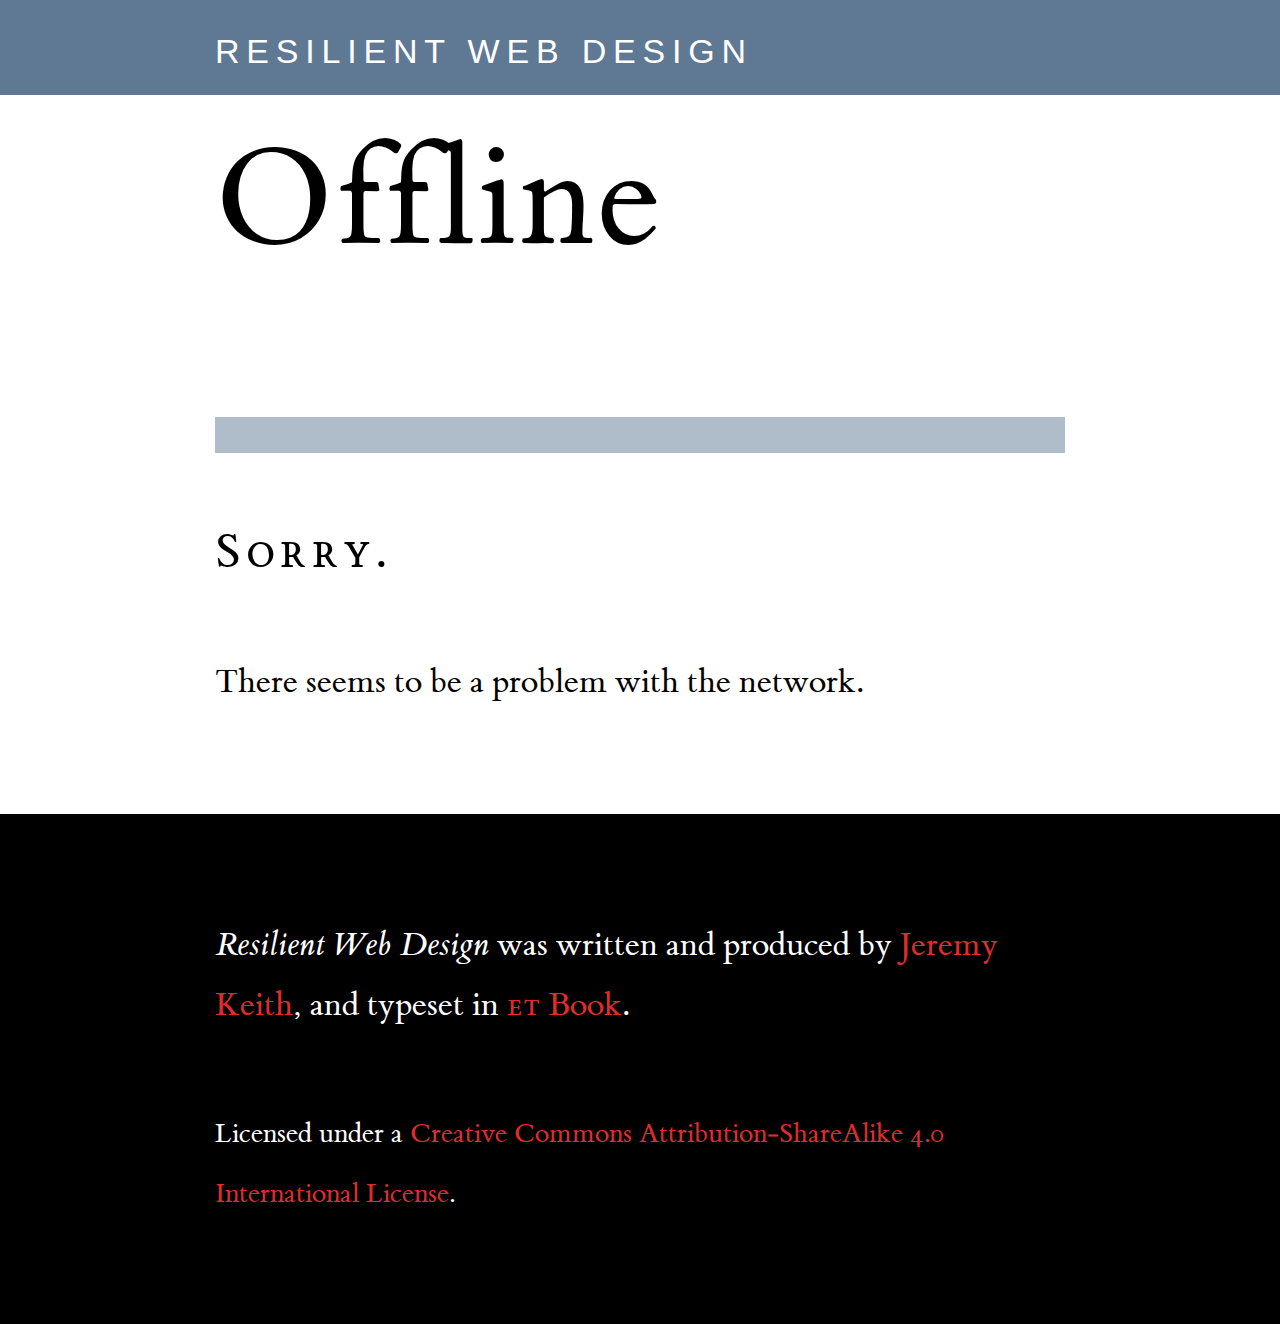
<file: offline/index.html>
<!DOCTYPE html>
<html lang="en">
<head>
<meta name="viewport" content="width=device-width, initial-scale=1" />
<meta charset="utf-8" />
<meta name="theme-color" content="#5f7995" />
<meta name="author" content="Jeremy Keith" />
<meta name="description" content="Jeremy Keith" />
<title>Resilient Web Design</title>
<link rel="prefetch" href="/fonts/etbookot-roman-webfont.woff2" as="font" type="font/woff2" />
<link rel="prefetch" href="/js/scripts.js" as="script" />
<link rel="stylesheet" href="/css/styles.css" />
<link rel="contents" href="/contents/" />
<link rel="author" href="/author/" />
<link rel="license" href="https://creativecommons.org/licenses/by-sa/4.0/" />
<link rel="manifest" href="/manifest.json" />
<link rel="icon shortcut" href="/images/icon512.png" sizes="512x512" type="image/png" />
<link rel="apple-touch-icon" href="/images/icon512.png" type="image/png" />
<link rel="icon" href="/favicon.ico" type="image/x-icon" />
</head>
<body>

<header>
<a href="/">Resilient Web Design</a>
</header>

<main>

<h1>Offline</h1>

<p>Sorry.</p>

<p>There seems to be a problem with the network.</p>

</main>

<footer>
<p><cite>Resilient Web Design</cite> was written and produced by <a href="https://adactio.com" class="v-card">Jeremy Keith</a>, and typeset in <a href="https://edwardtufte.github.io/et-book/"><abbr>ET</abbr> Book</a>.</p>
<p><small>Licensed under a <a rel="license" href="https://creativecommons.org/licenses/by-sa/4.0/">Creative Commons Attribution‐ShareAlike 4.0 International License</a>.</small></p>
</footer>

<script src="/js/scripts.js" defer></script>
</body>
</html>
</file>
<file: css/styles.css>
@charset 'UTF-8';

@font-face {
    font-family: 'et-book';
    src: url('../fonts/etbookot-roman-webfont.woff2') format('woff2'),
         url('../fonts/etbookot-roman-webfont.woff') format('woff');
    font-weight: normal;
    font-style: normal;
    font-display: swap;
}
@font-face {
    font-family: 'et-book';
    src: url('../fonts/etbookot-italic-webfont.woff2') format('woff2'),
         url('../fonts/etbookot-italic-webfont.woff') format('woff');
    font-weight: normal;
    font-style: italic;
    font-display: swap;
}
@font-face {
    font-family: 'et-book';
    src: url('../fonts/etbookot-bold-webfont.woff2') format('woff2'),
         url('../fonts/etbookot-bold-webfont.woff') format('woff');
    font-weight: bold;
    font-style: normal;
    font-display: swap;
}

@media print {
    @page {
        margin: 1in 0.5in 0.5in;
        orphans: 4;
        widows: 3;
    }
}

html {
    font-size: 1em; /* 16px @ root em of 1 */
    font-size: calc( 1em + (2.5 - 1) * ( (100vw - 20em) / ( 100 - 20) ));
}
@media all and (min-width: 100em) {
    html {
        font-size: 2.5em; /* 40px @ root em of 1, 40/16 (root em is 1 the fluid root) */
    }
}
body {
    background-color: white;
    color: black;
    font-family: 'et-book', Georgia, serif;
    font-weight: normal;
    font-variant-ligatures: common-ligatures;
    font-variant-numeric: oldstyle-nums;
    line-height: 1.5;
    margin: 0;
    padding: 0;
}
@media print {
    body {
        background-color: transparent;
        color: black;
    }
}
@media all and (min-width: 30em) {
    body {
        line-height: 1.55;
    }
}
@media all and (min-width: 40em) {
    body {
        line-height: 1.6;
    }
}
@media all and (min-width: 50em) {
    body {
        line-height: 1.65;
    }
}
@media all and (min-width: 60em) {
    body {
        line-height: 1.7;
    }
}
@media all and (min-width: 70em) {
    body {
        line-height: 1.75;
    }
}
a {
   text-decoration: none;
   transition: color 0.25s, background-color 0.25s;
}
a:link,
a:visited {
    background-color: transparent;
    color: rgba(204,0,0,0.9);
}
a:hover,
a:focus {
    background-color: rgba(204,0,0,0.9);
    border-color: rgba(204,0,0,0.9);
    color: white;
}
picture {
    max-width: 100%
}
img {
    border: none;
    max-width: 100%;
}
abbr,
code.markup.element,
code.markup.attribute {
    text-decoration: none;
    font-family: inherit;
    font-variant: all-small-caps;
}
pre {
    color: rgba(0,0,0,0.75);
    white-space: pre-wrap;
    margin: 1em;
}
@media print {
    pre {
        page-break-inside: avoid;
    }
}
sup {
    vertical-align: top;
}
i,
em,
cite {
    font-style: italic;
}
b,
strong {
    font-weight: bold;
}
p {
    margin: 2em 0;
}
@media print {
    p {
        page-break-inside: avoid;
    }
}
ul,
ol {
    margin: 2em 0;
    padding: 0;
}
li {
    margin: 1em;
    padding: 0;
}
@media print {
    li {
        page-break-inside: avoid;
    }
}
h1 {
    font-size: 2.25em; /* 36px @ root em of 1 (36/16) */
    font-size: calc( 2.25em + (11.25 - 2.25) * ( (100vw - 20em) / ( 100 - 20) ));
    font-weight: normal;
    line-height: 1;
    margin: 0;
}
h2 {
    font-size: 1.5em; /* 24px @ root em of 1 (24/16) */
    font-size: calc( 1.5em + (4.5 - 1.5) * ( (100vw - 20em) / ( 100 - 20) ));
    font-weight: normal;
    line-height: 1.125;
    margin: 6rem 0 0;
}
h3 {
    font-size: 1.25em; /* 20px @ root em of 1 (20/16) */
    font-size: calc( 1.25em + (3.75 - 1.25) * ( (100vw - 20em) / ( 100 - 20) ));
    font-weight: normal;
    line-height: 1.25;
    margin: 4rem 0 0;
}
h4 {
    font-size: 1.125em; /* 18px @ root em of 1 (18/16) */
    font-size: calc( 1.125em + (3.375 - 1.125) * ( (100vw - 20em) / ( 100 - 20) ));
    font-weight: normal;
    line-height: 1.325;
    margin: 3rem 0 0;
}
h5 {
    font-size: 1em; /* 16px @ root em of 1 (16/16) */
    font-size: calc( 1em + (3 - 1) * ( (100vw - 20em) / ( 100 - 20) ));
    font-weight: normal;
    line-height: 1.5;
    margin: 2rem 0 0;
}
@media all and (min-width: 100em) {
    h1 {
        font-size: 4.5em; /* 180px @ root em of 2.5 (180/40) */
    }
    h2 {
        font-size: 1.8em; /* 72px @ root em of 2.5 (72/40) */
    }
    h3 {
        font-size: 1.5em; /* 60px @ root em of 2.5 (60/40) */
    }
    h4 {
        font-size: 1.35em; /* 54px @ root em of 2.5 (54/40) */
    }
    h5 {
        font-size: 1.2em; /* 48px @ root em of 2.5 (48/40) */
    }
}
@media print {
    h1,h2,h3,h4,h5 {
        page-break-after: avoid;
    }
}

blockquote {
    font-style: italic;
    margin: 2em;
    padding: 0;
}
blockquote p:first-child,
blockquote p:last-child {
    position: relative;
}
blockquote p:first-child::before,
blockquote p:last-child::after {
    font-style: normal;
    font-size: 4em;
    line-height: 1;
    color: rgba(0,0,0,0.25);
    position: absolute;
}
blockquote p:first-child::before {
    content: '“';
    top: -0.125em;
    left: -0.5em;
}
blockquote p:last-child::after {
    content: '”';
}
@media print {
    blockquote {
        page-break-inside: avoid;
    }
}

figure {
    display: flex;
    flex-direction: column;
    align-items: center;
    margin: 2em -1em;
}
figure blockquote,
figure blockquote p {
    margin-top: 0;
    margin-bottom: 0;
}
figcaption {
    font-family: Futura, 'Gill Sans', 'Helvetica Neue', Arial, sans-serif;
    font-size: 0.8125em; /* 13px @ root em of 1 (13/16) */
    font-size: calc( 13px + (26 - 13) * ( (100vw - 320px) / ( 1600 - 320) ));
    font: caption;
    color: captionText;
    margin: 1em;
}
@media all and (min-width: 100em) {
    figcaption {
        font-size: 0.65em; /* 26px @ root em of 2.5 (26/40) */
        font: caption;
    }
}
figcaption small {
    font-size: inherit;
    display: block;
}
@media all and (min-width: 40em) {
    figure {
        flex-direction: row;
        align-items: flex-start;
    }
    figcaption {
        flex-basis: 50%;
    }
    figure:nth-of-type(even) {
        flex-direction: row-reverse;
    }
    figure:nth-of-type(even) figcaption {
        text-align: right;
    }
}
@media print {
    figure {
        page-break-inside: avoid;
    }
}

header {
    display: block;
    padding: 1em;
    background-color: rgba(95,121,149,1);
    color: white;
}
@media print {
    header {
        background-color: transparent;
        color: black;
    }
}
header hgroup {
    min-height: calc(100vh - 2em);
}
header hgroup h1::first-line {
    font-size: 1.25em;
}
header hgroup,
header > a {
    display: block;
    max-width: 25em;
    margin-left: auto;
    margin-right: auto;
}
header > a {
    font-family: Futura, 'Gill Sans', 'Helvetica Neue', Arial, sans-serif;
    text-transform: uppercase;
    letter-spacing: 0.2em;
    height: 0.8em;
    line-height: 1;
}
header a:link,
header a:visited,
header a:hover,
header a:focus {
    color: inherit;
    background-color: inherit;
}

main {
    display: block;
    max-width: 25em;
    margin-left: auto;
    margin-right: auto;
    padding: 1em;
}
main ::selection {
    background-color: rgba(95,121,149,1);
    color: white;
}
main > h1 {
    letter-spacing: 0.025em;
    min-height: 2em;
    border-bottom: 0.25em solid rgba(95,121,149,0.5);
}
main > h1 span {
    display: block;
    font-size: 0.5em;
    text-transform: lowercase;
    font-variant: small-caps;
    letter-spacing: 0.3em;
    margin-bottom: 1em;
}
@media print {
    main > h1 {
        border-bottom: none;
        page-break-after: always;
    }
}
main > p:first-of-type::first-line {
    font-variant: small-caps;
    font-size: 1.5em; /* 24px @ root em of 1 (24/16) */
    font-size: calc( 1.5 + (4.5 - 1.5) * ( (100vw - 20em) / ( 100 - 20) ));
    line-height: 1.25;
    letter-spacing: 0.1em;
    text-align: justify;
}
@media all and (min-width: 100em) {
    main > p:first-of-type::first-line {
        font-size: 1.8em; /* 72px @ root em of 2.5 (72/40) */
    }
}
main > p:first-of-type cite {
    white-space: pre;
}

@media print {
    section {
        page-break-before: always;
    }
}

aside li {
    display: flex;
    justify-content: space-between;
    align-items: baseline;
    text-align: right;
}
aside li a {
    text-align: left;
}
@media print {
    aside {
        display: none;
    }
}

nav {
    display: block;
}
nav a {
    display: block;
    padding: 1em;
}
nav cite span {
    font-style: normal;
    font-size: 0.8em;
    text-transform: lowercase;
    font-variant: small-caps;
    letter-spacing: 0.3em;
}
nav a[rel="next"] {
    text-align: center;
    border-top: 1px solid;
    border-bottom: 1px solid;
}
nav a[rel="next"] cite {
    letter-spacing: 0.05em;
    font-style: normal;
}
nav a[rel="next"] cite span {
    display: block;
}
nav a[rel="author"] cite {
    font-style: normal;
}

nav ol,
nav li {
    display: block;
    margin: 0;
}
nav li:not(:last-child) {
    border-bottom: 1px dotted rgba(0,0,0,0.2);
}
nav li cite {
    display: block;
    display: flex;
    max-width: 25em;
    margin-left: auto;
    margin-right: auto;
    justify-content: space-between;
    align-items: baseline;
}
nav li li:first-child {
    border-top: 1px dotted rgba(0,0,0,0.2);
}
nav li li cite {
    justify-content: flex-end;
}
@media print {
    nav {
        display: none;
    }
}

footer {
    display: block;
    background-color: black;
    color: white;
    padding: 1em;
}
footer > p {
    max-width: 25em;
    margin-left: auto;
    margin-right: auto;
}
footer a:link,
footer a:visited {
    color: rgba(255,51,51,0.9);
}
footer a:hover,
footer a:focus {
    color: white;
}
@media print {
    footer {
        background-color: transparent;
        color: black;
    }
    footer a:link,
    footer a:visited {
        color: inherit;
    }
    main + nav + footer {
        display: none;
    }
}
</file>
